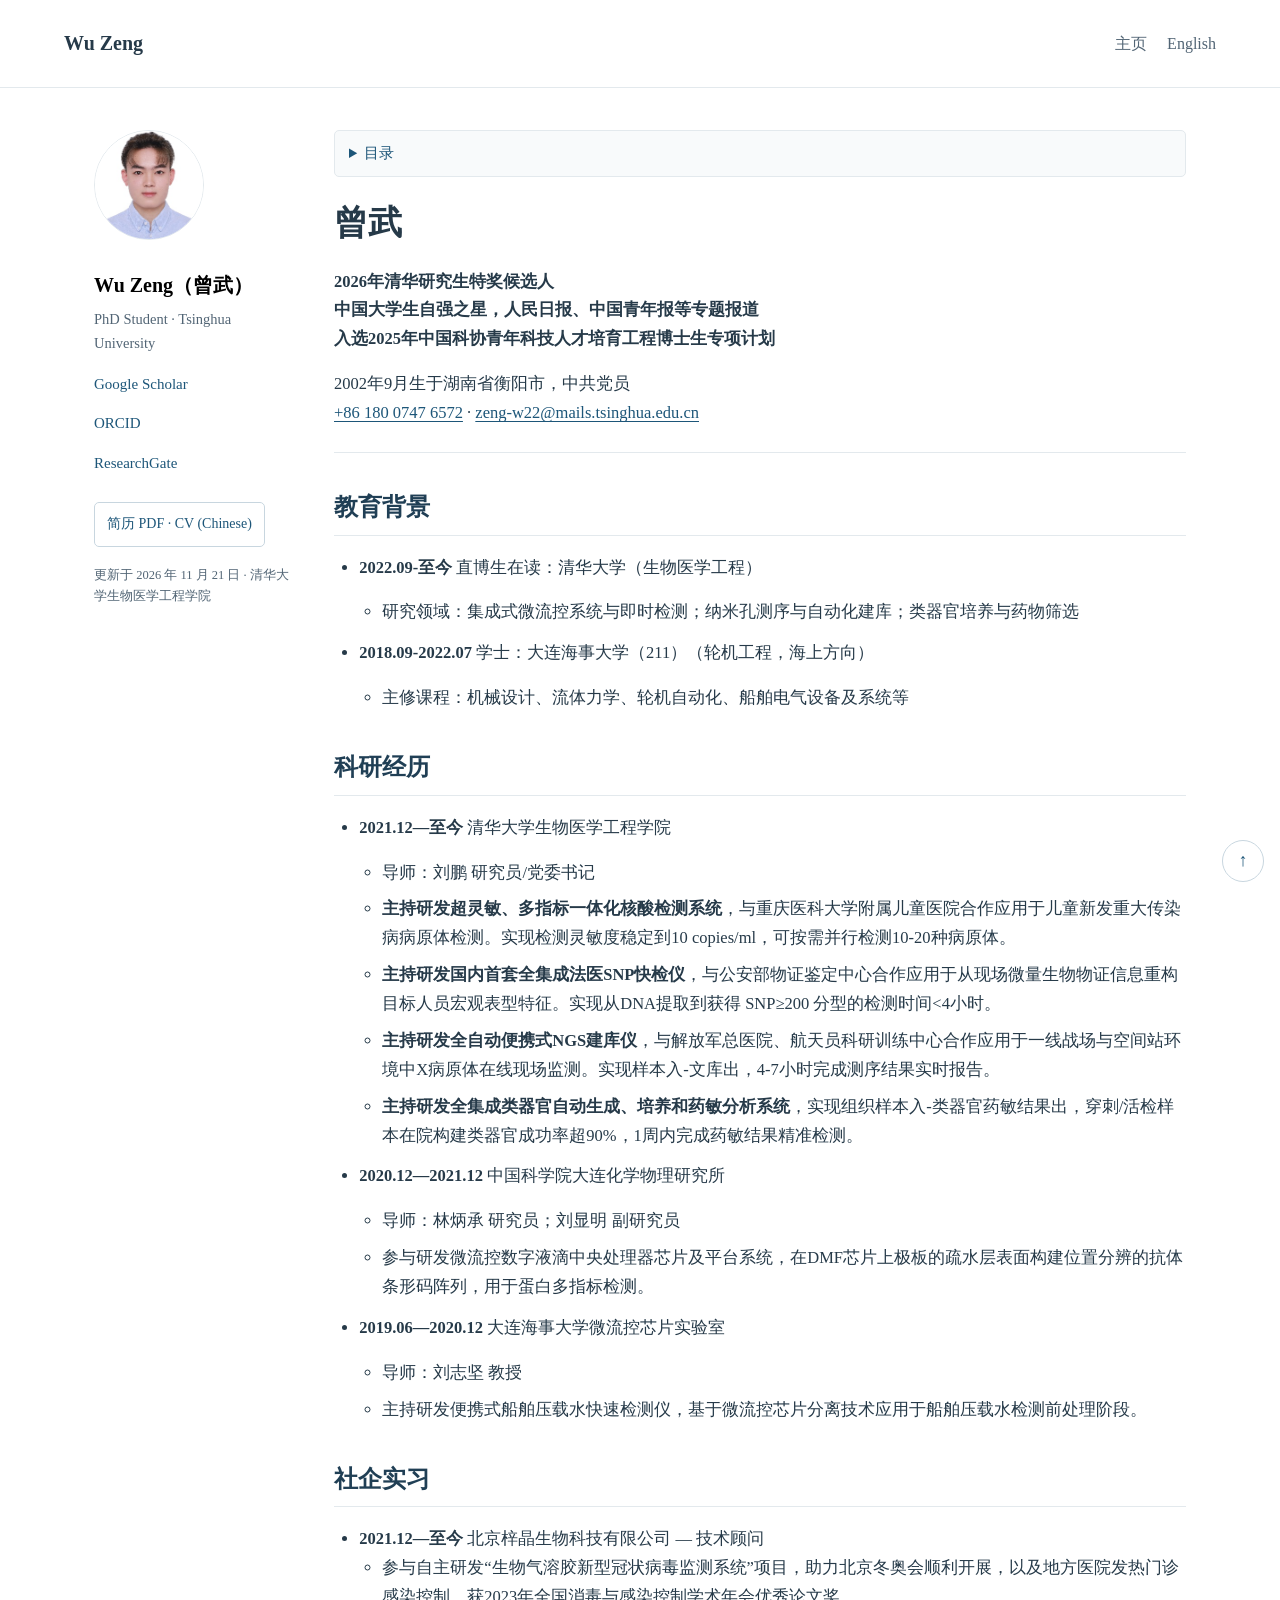
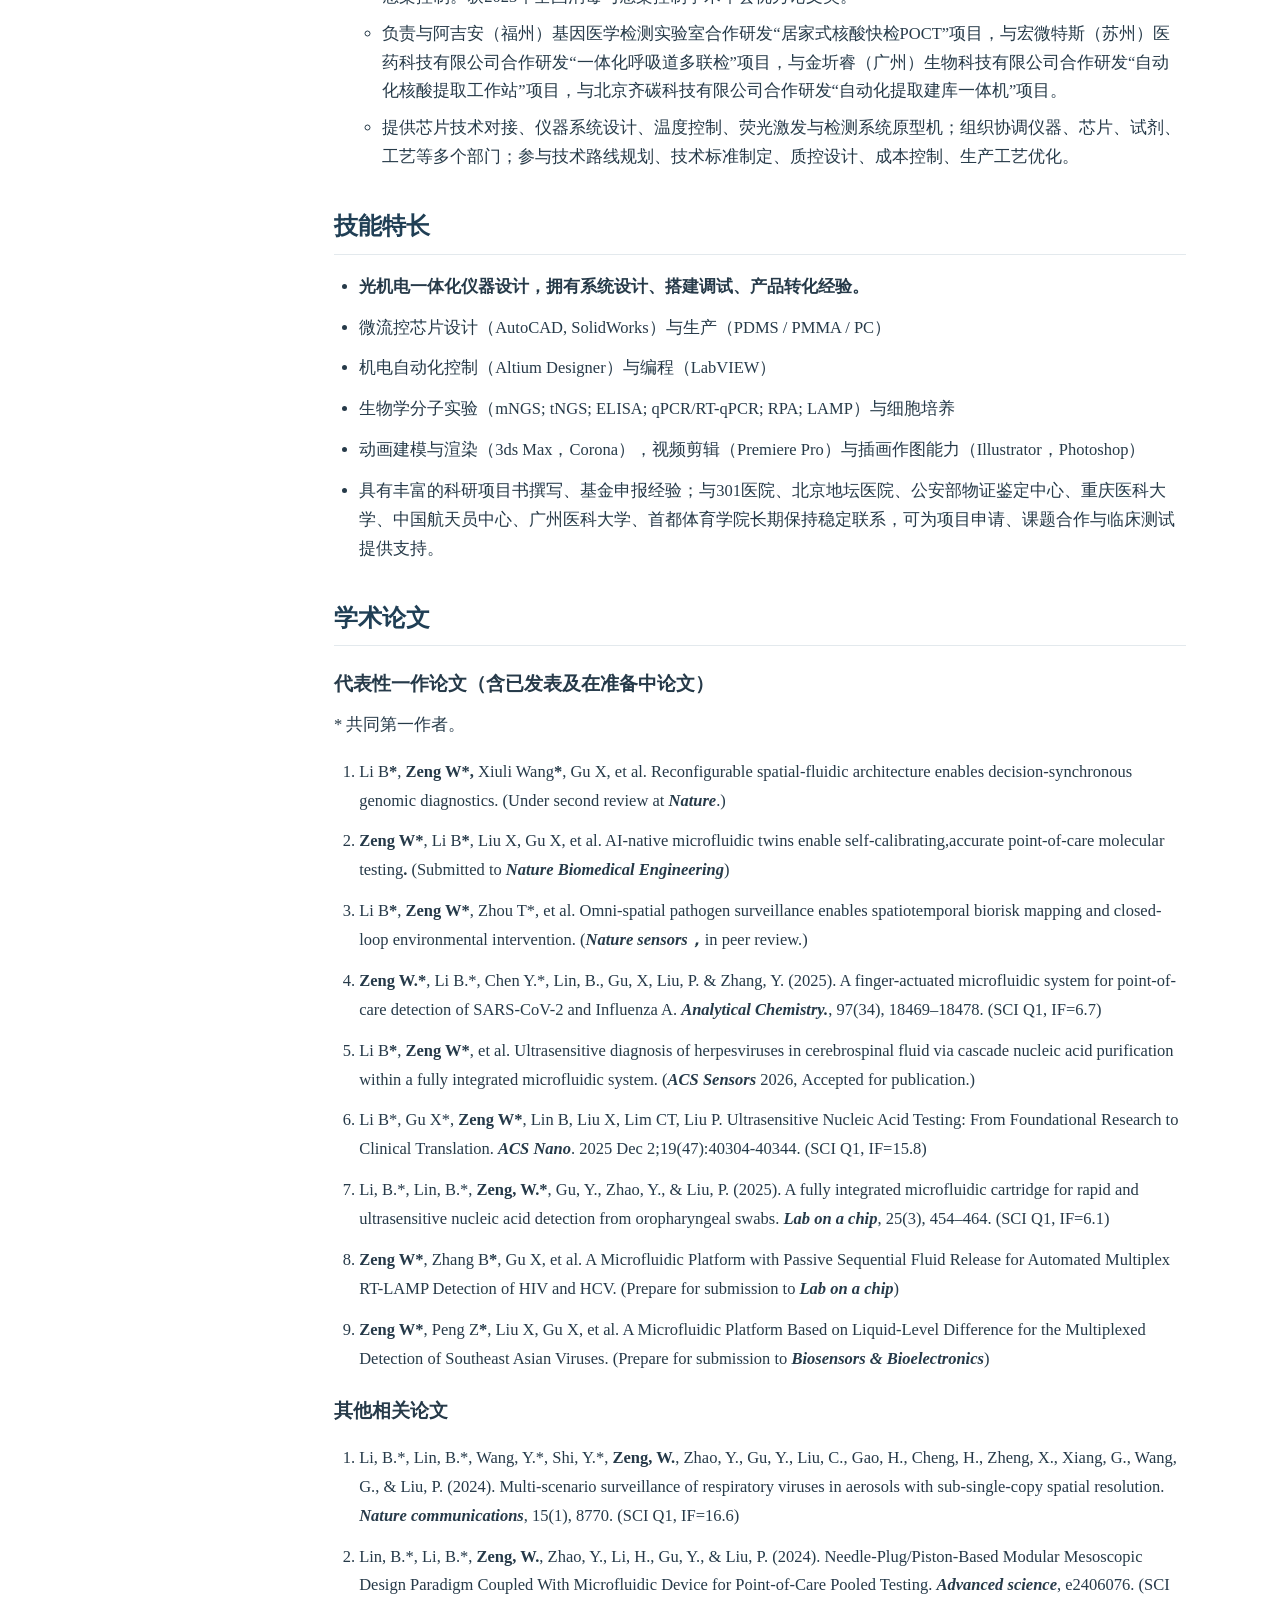
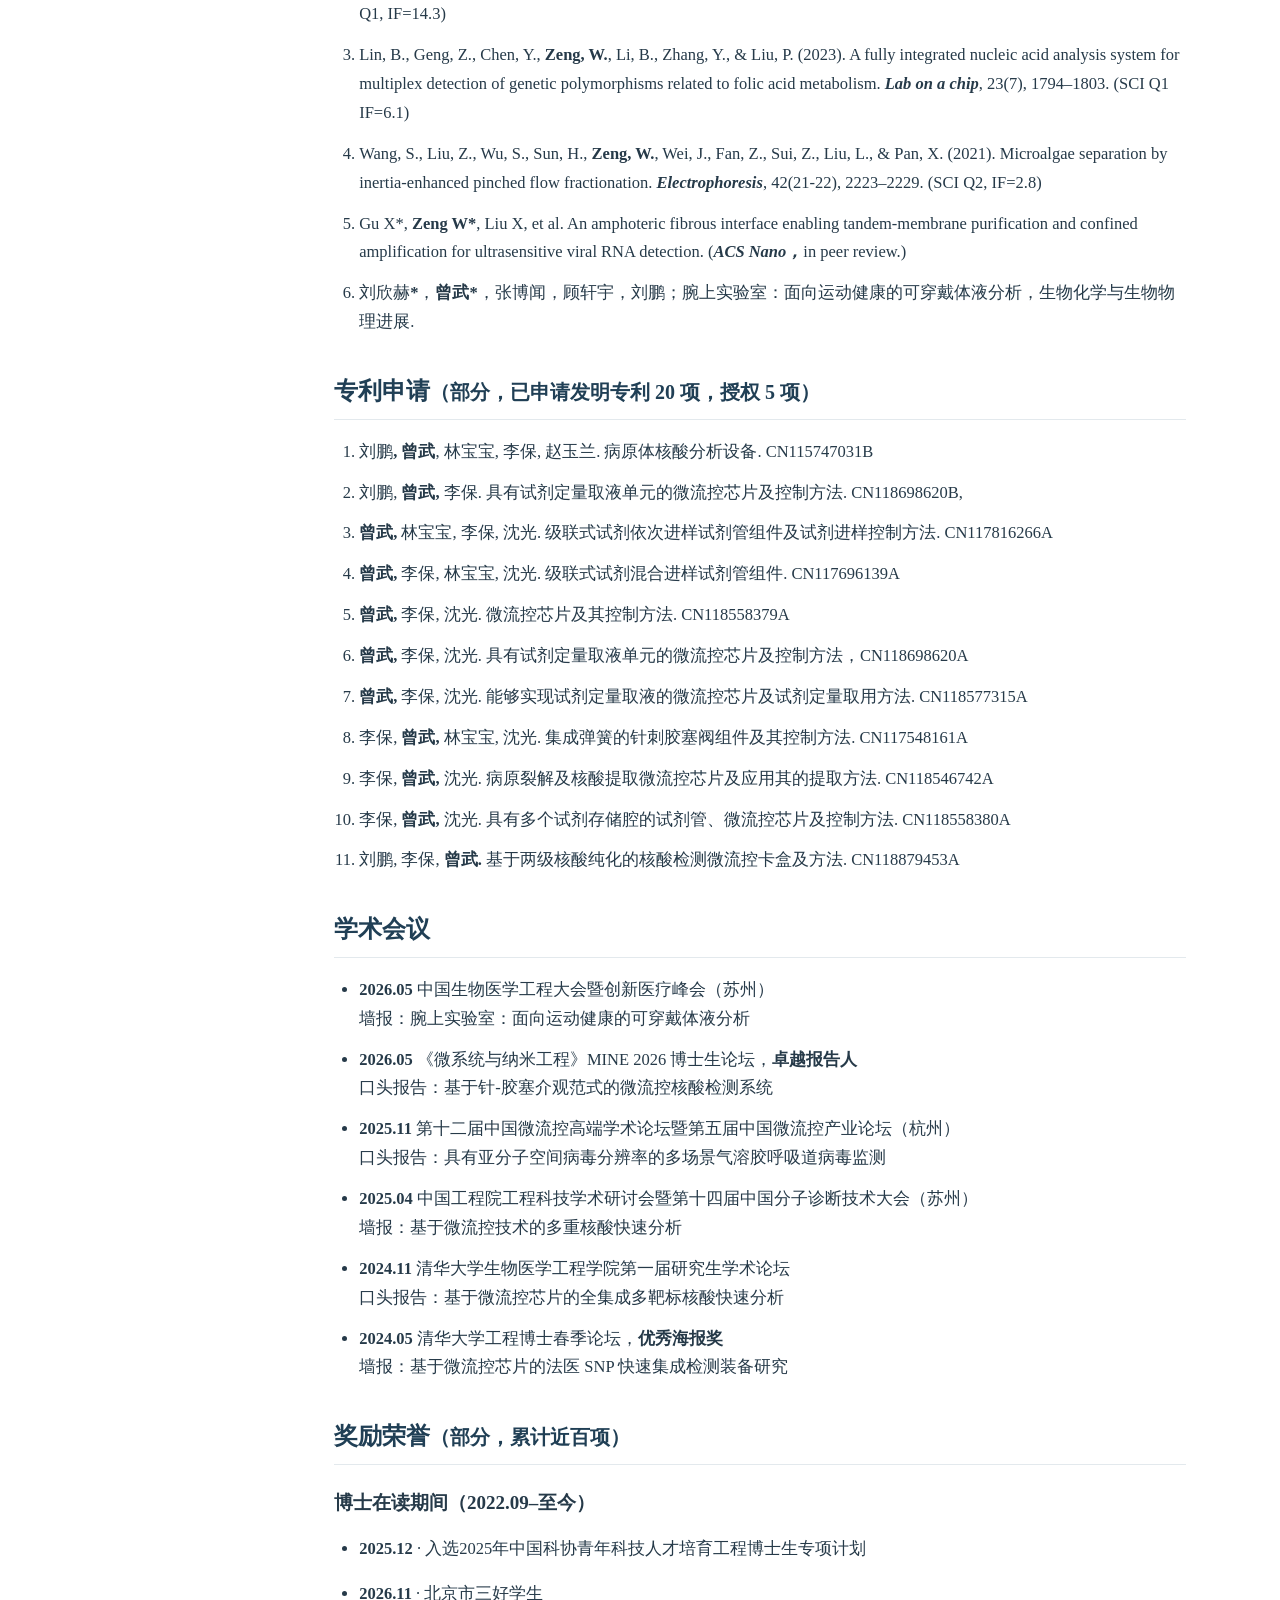
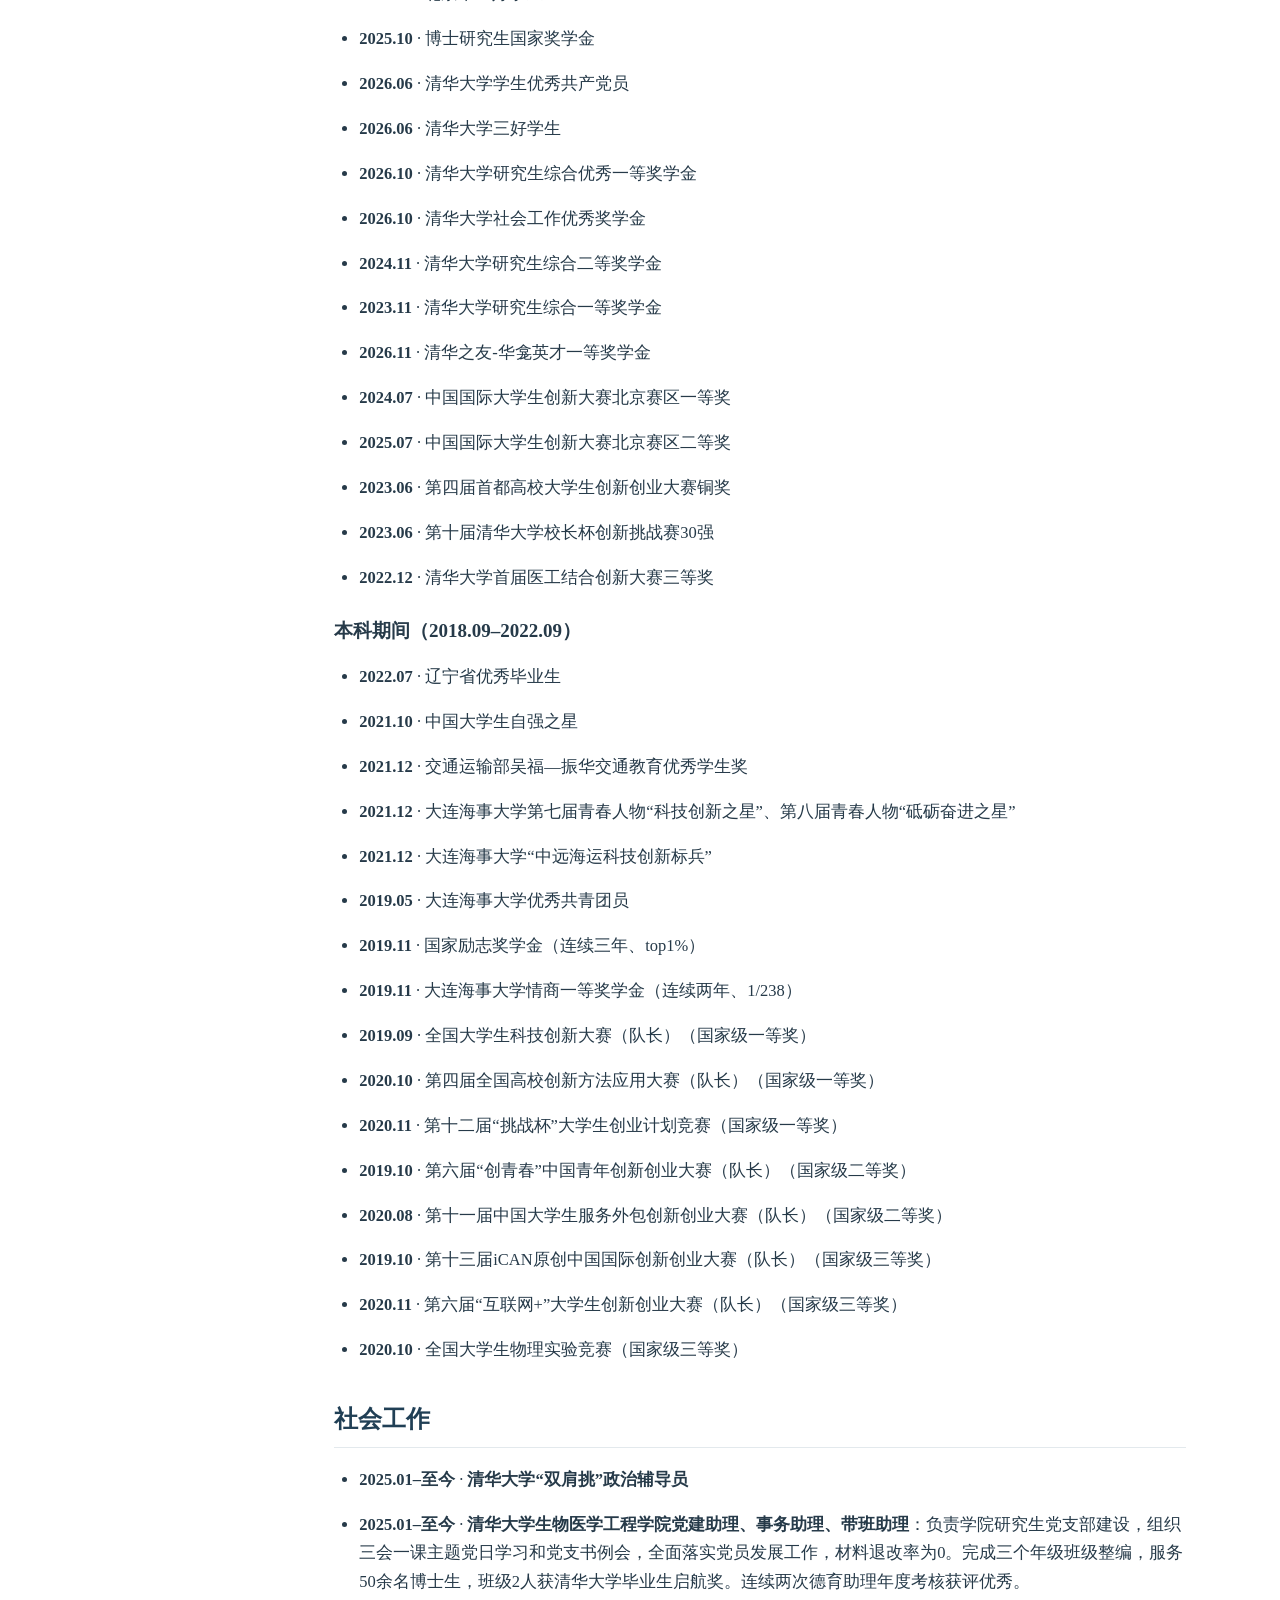
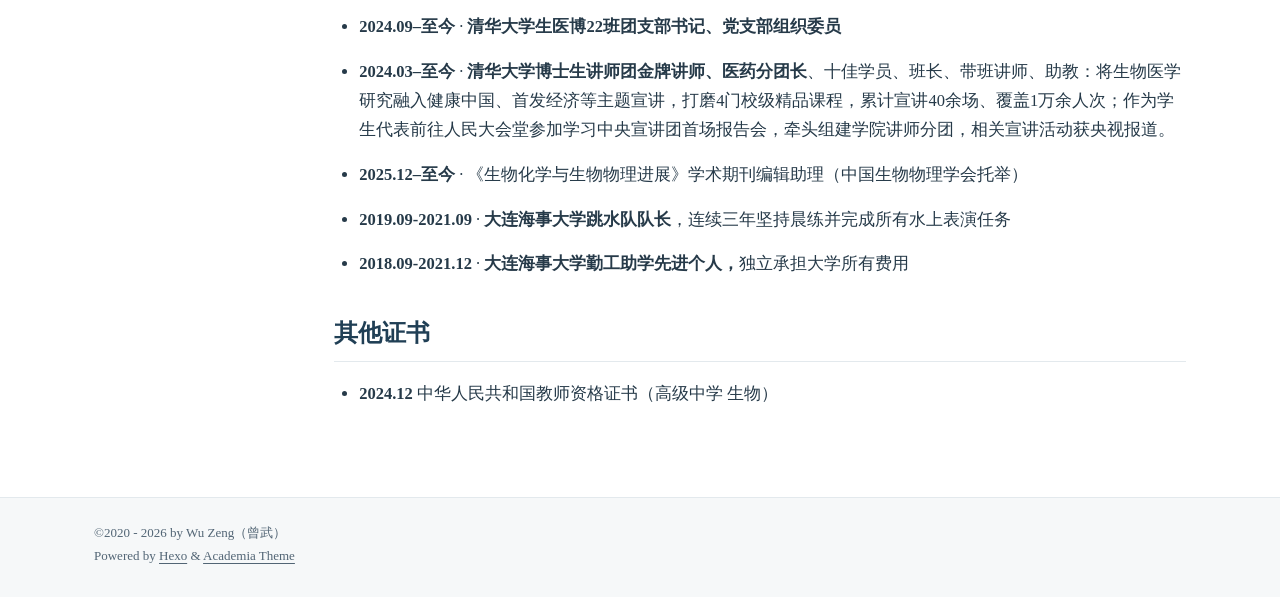
<file: index.html>
<!DOCTYPE html><html lang="zh-CN"><head><meta charset="UTF-8"><meta http-equiv="X-UA-Compatible" content="IE=edge"><meta name="viewport" content="width=device-width, initial-scale=1"><title>曾武 Wu Zeng | 清华大学</title><meta name="author" content="Wu Zeng（曾武）"><meta name="description" content="曾武，清华大学生物医学工程直博生。研究领域包括集成式微流控系统、即时检测、纳米孔测序与自动化建库、类器官培养与药物筛选。"><meta name="theme-color" content="#233e55"><meta name="referrer" content="strict-origin-when-cross-origin"><link rel="canonical" href="https://zengwu.cc/"><link rel="alternate" hreflang="zh-CN" href="https://zengwu.cc/"><link rel="alternate" hreflang="en" href="https://zengwu.cc/About/"><meta property="og:type" content="profile"><meta property="og:title" content="曾武 Wu Zeng | 清华大学"><meta property="og:description" content="曾武，清华大学生物医学工程直博生。研究领域包括集成式微流控系统、即时检测、纳米孔测序与自动化建库、类器官培养与药物筛选。"><meta property="og:url" content="https://zengwu.cc/"><meta property="og:image" content="https://zengwu.cc/img/profile.png"><meta property="og:locale" content="zh_CN"><link rel="shortcut icon" href="/img/favicon.png"><link rel="stylesheet" href="/css/index.css"><link rel="stylesheet" href="/css/academic.css"></head><body id="top"><a class="skip-link" href="#main-content">跳至正文</a><header id="page_header"><div class="header_wrap"><div id="blog_name"><a class="blog_title" id="site-name" href="/">Wu Zeng</a></div><ul class="menus_items"><li class="menus_item"><a class="site-page" href="/"> 主页</a></li><li class="menus_item"><a class="site-page" href="/About/"> English</a></li></ul></div></header><main id="page_main"><div class="side-card sticky"><div class="card-wrap" itemscope itemtype="https://schema.org/Person"><div class="author-avatar"><img class="avatar-img" src="/img/profile.png" alt="曾武 Wu Zeng" width="110" height="110"></div><div class="author-discrip"><h3>Wu Zeng（曾武）</h3><p class="author-bio">PhD Student · Tsinghua University</p></div><div class="author-links"><ul class="social-links"><li><a class="e-social-link" href="https://scholar.google.com/citations?hl=zh-CN&amp;user=HeddSzEAAAAJ" target="_blank" rel="noopener noreferrer">Google Scholar</a></li><li><a class="e-social-link" href="https://orcid.org/0009-0006-3625-1698" target="_blank" rel="noopener noreferrer">ORCID</a></li><li><a class="e-social-link" href="https://www.researchgate.net/profile/Wu-Zeng-8?ev=hdr_xprf" target="_blank" rel="noopener noreferrer">ResearchGate</a></li></ul></div><a class="cv-links" href="/attaches/CV.pdf?v=8d23fd2a8f31" target="_blank" rel="noopener">简历 PDF · CV (Chinese)</a><p class="profile-updated">更新于 2026 年 11 月 21 日 · 清华大学生物医学工程学院</p></div></div><div class="page" id="main-content" itemscope itemtype="https://schema.org/CreativeWork"><details class="page-toc"><summary>目录</summary><nav aria-label="页面目录"><ol class="toc"><li class="toc-item toc-level-1"><a class="toc-link" href="#%E6%9B%BE%E6%AD%A6"><span class="toc-text">曾武</span></a><ol class="toc-child"><li class="toc-item toc-level-2"><a class="toc-link" href="#%E6%95%99%E8%82%B2%E8%83%8C%E6%99%AF"><span class="toc-text">教育背景</span></a></li><li class="toc-item toc-level-2"><a class="toc-link" href="#%E7%A7%91%E7%A0%94%E7%BB%8F%E5%8E%86"><span class="toc-text">科研经历</span></a></li><li class="toc-item toc-level-2"><a class="toc-link" href="#%E7%A4%BE%E4%BC%81%E5%AE%9E%E4%B9%A0"><span class="toc-text">社企实习</span></a></li><li class="toc-item toc-level-2"><a class="toc-link" href="#%E6%8A%80%E8%83%BD%E7%89%B9%E9%95%BF"><span class="toc-text">技能特长</span></a></li><li class="toc-item toc-level-2"><a class="toc-link" href="#%E5%AD%A6%E6%9C%AF%E8%AE%BA%E6%96%87"><span class="toc-text">学术论文</span></a></li><li class="toc-item toc-level-2"><a class="toc-link" href="#%E4%B8%93%E5%88%A9%E7%94%B3%E8%AF%B7"><span class="toc-text">专利申请（部分，已申请发明专利 20 项，授权 5 项）</span></a></li><li class="toc-item toc-level-2"><a class="toc-link" href="#%E5%AD%A6%E6%9C%AF%E4%BC%9A%E8%AE%AE"><span class="toc-text">学术会议</span></a></li><li class="toc-item toc-level-2"><a class="toc-link" href="#%E5%A5%96%E5%8A%B1%E8%8D%A3%E8%AA%89"><span class="toc-text">奖励荣誉（部分，累计近百项）</span></a></li><li class="toc-item toc-level-2"><a class="toc-link" href="#%E7%A4%BE%E4%BC%9A%E5%B7%A5%E4%BD%9C"><span class="toc-text">社会工作</span></a></li><li class="toc-item toc-level-2"><a class="toc-link" href="#%E5%85%B6%E4%BB%96%E8%AF%81%E4%B9%A6"><span class="toc-text">其他证书</span></a></li></ol></li></ol></nav></details><article><h1 id="曾武"><a href="#曾武" class="headerlink" title="曾武"></a>曾武</h1><p><strong>2026年清华研究生特奖候选人</strong><br><strong>中国大学生自强之星，人民日报、中国青年报等专题报道</strong><br><strong>入选2025年中国科协青年科技人才培育工程博士生专项计划</strong></p>
<p>2002年9月生于湖南省衡阳市，中共党员<br><a href="tel:+8618007476572">+86 180 0747 6572</a> · <a href="mailto:&#122;&#x65;&#x6e;&#103;&#45;&#119;&#x32;&#x32;&#x40;&#x6d;&#x61;&#105;&#108;&#115;&#46;&#116;&#x73;&#105;&#x6e;&#103;&#104;&#x75;&#x61;&#46;&#101;&#x64;&#x75;&#x2e;&#x63;&#110;">zeng-w22@mails.tsinghua.edu.cn</a></p>
<hr>
<h2 id="教育背景"><a href="#教育背景" class="headerlink" title="教育背景"></a>教育背景</h2><ul>
<li><p><strong>2022.09-至今</strong>  直博生在读：清华大学（生物医学工程）  </p>
<ul>
<li>研究领域：集成式微流控系统与即时检测；纳米孔测序与自动化建库；类器官培养与药物筛选</li>
</ul>
</li>
<li><p><strong>2018.09-2022.07</strong>  学士：大连海事大学（211）（轮机工程，海上方向）  </p>
<ul>
<li>主修课程：机械设计、流体力学、轮机自动化、船舶电气设备及系统等</li>
</ul>
</li>
</ul>
<h2 id="科研经历"><a href="#科研经历" class="headerlink" title="科研经历"></a>科研经历</h2><ul>
<li><p><strong>2021.12—至今</strong>  清华大学生物医学工程学院  </p>
<ul>
<li>导师：刘鹏 研究员&#x2F;党委书记</li>
<li><strong>主持研发超灵敏、多指标一体化核酸检测系统</strong>，与重庆医科大学附属儿童医院合作应用于儿童新发重大传染病病原体检测。实现检测灵敏度稳定到10 copies&#x2F;ml，可按需并行检测10-20种病原体。</li>
<li><strong>主持研发国内首套全集成法医SNP快检仪</strong>，与公安部物证鉴定中心合作应用于从现场微量生物物证信息重构目标人员宏观表型特征。实现从DNA提取到获得 SNP≥200 分型的检测时间&lt;4小时。</li>
<li><strong>主持研发全自动便携式NGS建库仪</strong>，与解放军总医院、航天员科研训练中心合作应用于一线战场与空间站环境中X病原体在线现场监测。实现样本入-文库出，4-7小时完成测序结果实时报告。</li>
<li><strong>主持研发全集成类器官自动生成、培养和药敏分析系统</strong>，实现组织样本入-类器官药敏结果出，穿刺&#x2F;活检样本在院构建类器官成功率超90%，1周内完成药敏结果精准检测。</li>
</ul>
</li>
<li><p><strong>2020.12—2021.12</strong>  中国科学院大连化学物理研究所  </p>
<ul>
<li>导师：林炳承 研究员；刘显明 副研究员</li>
<li>参与研发微流控数字液滴中央处理器芯片及平台系统，在DMF芯片上极板的疏水层表面构建位置分辨的抗体条形码阵列，用于蛋白多指标检测。</li>
</ul>
</li>
<li><p><strong>2019.06—2020.12</strong>  大连海事大学微流控芯片实验室  </p>
<ul>
<li>导师：刘志坚 教授</li>
<li>主持研发便携式船舶压载水快速检测仪，基于微流控芯片分离技术应用于船舶压载水检测前处理阶段。</li>
</ul>
</li>
</ul>
<h2 id="社企实习"><a href="#社企实习" class="headerlink" title="社企实习"></a>社企实习</h2><ul>
<li><strong>2021.12—至今</strong>  北京梓晶生物科技有限公司 — 技术顾问<ul>
<li>参与自主研发“生物气溶胶新型冠状病毒监测系统”项目，助力北京冬奥会顺利开展，以及地方医院发热门诊感染控制。获2023年全国消毒与感染控制学术年会优秀论文奖。</li>
<li>负责与阿吉安（福州）基因医学检测实验室合作研发“居家式核酸快检POCT”项目，与宏微特斯（苏州）医药科技有限公司合作研发“一体化呼吸道多联检”项目，与金圻睿（广州）生物科技有限公司合作研发“自动化核酸提取工作站”项目，与北京齐碳科技有限公司合作研发“自动化提取建库一体机”项目。</li>
<li>提供芯片技术对接、仪器系统设计、温度控制、荧光激发与检测系统原型机；组织协调仪器、芯片、试剂、工艺等多个部门；参与技术路线规划、技术标准制定、质控设计、成本控制、生产工艺优化。</li>
</ul>
</li>
</ul>
<h2 id="技能特长"><a href="#技能特长" class="headerlink" title="技能特长"></a>技能特长</h2><ul>
<li><strong>光机电一体化仪器设计，拥有系统设计、搭建调试、产品转化经验。</strong></li>
<li>微流控芯片设计（AutoCAD, SolidWorks）与生产（PDMS &#x2F; PMMA &#x2F; PC）</li>
<li>机电自动化控制（Altium Designer）与编程（LabVIEW）</li>
<li>生物学分子实验（mNGS; tNGS; ELISA; qPCR&#x2F;RT-qPCR; RPA; LAMP）与细胞培养</li>
<li>动画建模与渲染（3ds Max，Corona），视频剪辑（Premiere Pro）与插画作图能力（Illustrator，Photoshop）</li>
<li>具有丰富的科研项目书撰写、基金申报经验；与301医院、北京地坛医院、公安部物证鉴定中心、重庆医科大学、中国航天员中心、广州医科大学、首都体育学院长期保持稳定联系，可为项目申请、课题合作与临床测试提供支持。</li>
</ul>
<h2 id="学术论文"><a href="#学术论文" class="headerlink" title="学术论文"></a>学术论文</h2><h3 id="代表性一作论文（含已发表及在准备中论文）"><a href="#代表性一作论文（含已发表及在准备中论文）" class="headerlink" title="代表性一作论文（含已发表及在准备中论文）"></a>代表性一作论文（含已发表及在准备中论文）</h3><p>&#42; 共同第一作者。</p>
<ol>
<li>Li B<strong>&#42;</strong>, <strong>Zeng W</strong><strong>&#42;</strong><strong>,</strong> Xiuli Wang<strong>&#42;</strong>, Gu X, et al. Reconfigurable spatial-fluidic architecture enables decision-synchronous genomic diagnostics. (Under second review at <strong><em>Nature</em></strong>.)</li>
<li><strong>Zeng W</strong><strong>&#42;</strong>, Li B<strong>&#42;</strong>, Liu X, Gu X, et al. AI-native microfluidic twins enable self-calibrating,accurate point-of-care molecular testing<strong>.</strong> (Submitted to<strong> </strong><strong><em>Nature Biomedical Engineering</em></strong>)</li>
<li>Li B<strong>&#42;</strong>, <strong>Zeng W</strong><strong>&#42;</strong>, Zhou T&#42;, et al. Omni-spatial pathogen surveillance enables spatiotemporal biorisk mapping and closed-loop environmental intervention. (<strong><em>Nature sensors，</em></strong>in peer review.)</li>
<li><strong>Zeng W</strong><strong>.</strong><strong>&#42;</strong>, Li B.&#42;, Chen Y.&#42;, Lin, B., Gu, X, Liu, P. &amp; Zhang, Y. (2025). A finger-actuated microfluidic system for point-of-care detection of SARS-CoV-2 and Influenza A. <strong><em>Analytical Chemistry</em></strong><strong><em>.</em></strong>, 97(34), 18469–18478. (SCI Q1, IF&#x3D;6.7)</li>
<li>Li B<strong>&#42;</strong>, <strong>Zeng W</strong><strong>&#42;</strong>, et al. Ultrasensitive diagnosis of herpesviruses in cerebrospinal fluid via cascade nucleic acid purification within a fully integrated microfluidic system. (<strong><em>ACS Sensors</em></strong><strong> </strong>2026,<strong> </strong>Accepted for publication.)</li>
<li>Li B&#42;, Gu X&#42;, <strong>Zeng W</strong><strong>&#42;</strong>, Lin B, Liu X, Lim CT, Liu P. Ultrasensitive Nucleic Acid Testing: From Foundational Research to Clinical Translation. <strong><em>ACS Nano</em></strong>. 2025 Dec 2;19(47):40304-40344. (SCI Q1, IF&#x3D;15.8)</li>
<li>Li, B.&#42;, Lin, B.&#42;, <strong>Zeng, W.&#42;</strong>, Gu, Y., Zhao, Y., &amp; Liu, P. (2025). A fully integrated microfluidic cartridge for rapid and ultrasensitive nucleic acid detection from oropharyngeal swabs.<strong><em> Lab on a chip</em></strong>, 25(3), 454–464. (SCI Q1, IF&#x3D;6.1)</li>
<li><strong>Zeng W</strong><strong>&#42;</strong>, Zhang B<strong>&#42;</strong>, Gu X, et al. A Microfluidic Platform with Passive Sequential Fluid Release for Automated Multiplex RT-LAMP Detection of HIV and HCV. (Prepare for submission to <strong><em>Lab on a chip</em></strong>)</li>
<li><strong>Zeng W</strong><strong>&#42;</strong>, Peng Z<strong>&#42;</strong>, Liu X, Gu X, et al. A Microfluidic Platform Based on Liquid-Level Difference for the Multiplexed Detection of Southeast Asian Viruses. (Prepare for submission to <strong><em>Biosensors &amp; Bioelectronics</em></strong>)</li>
</ol>
<h3 id="其他相关论文"><a href="#其他相关论文" class="headerlink" title="其他相关论文"></a>其他相关论文</h3><ol>
<li>Li, B.&#42;, Lin, B.&#42;, Wang, Y.&#42;, Shi, Y.&#42;, <strong>Zeng, W.</strong>, Zhao, Y., Gu, Y., Liu, C., Gao, H., Cheng, H., Zheng, X., Xiang, G., Wang, G., &amp; Liu, P. (2024). Multi-scenario surveillance of respiratory viruses in aerosols with sub-single-copy spatial resolution. <strong><em>Nature communications</em></strong>, 15(1), 8770. (SCI Q1, IF&#x3D;16.6)</li>
<li>Lin, B.&#42;, Li, B.&#42;, <strong>Zeng, W.</strong>, Zhao, Y., Li, H., Gu, Y., &amp; Liu, P. (2024). Needle-Plug&#x2F;Piston-Based Modular Mesoscopic Design Paradigm Coupled With Microfluidic Device for Point-of-Care Pooled Testing. <strong><em>Advanced science</em></strong>, e2406076. (SCI Q1, IF&#x3D;14.3)</li>
<li>Lin, B., Geng, Z., Chen, Y., <strong>Zeng, W.</strong>, Li, B., Zhang, Y., &amp; Liu, P. (2023). A fully integrated nucleic acid analysis system for multiplex detection of genetic polymorphisms related to folic acid metabolism. <strong><em>Lab on a chip</em></strong>, 23(7), 1794–1803. (SCI Q1 IF&#x3D;6.1)</li>
<li>Wang, S., Liu, Z., Wu, S., Sun, H., <strong>Zeng, W.</strong>, Wei, J., Fan, Z., Sui, Z., Liu, L., &amp; Pan, X. (2021). Microalgae separation by inertia-enhanced pinched flow fractionation. <strong><em>Electrophoresis</em></strong>, 42(21-22), 2223–2229. (SCI Q2, IF&#x3D;2.8)</li>
<li>Gu X&#42;, <strong>Zeng W</strong><strong>&#42;</strong>, Liu X, et al. An amphoteric fibrous interface enabling tandem-membrane purification and confined amplification for ultrasensitive viral RNA detection. (<strong><em>ACS Nano</em></strong><strong><em>，</em></strong>in peer review.)</li>
<li>刘欣赫<strong>&#42;</strong>，<strong>曾武</strong><strong>&#42;</strong>，张博闻，顾轩宇，刘鹏；腕上实验室：面向运动健康的可穿戴体液分析，生物化学与生物物理进展.</li>
</ol>
<h2 id="专利申请"><a href="#专利申请" class="headerlink" title="专利申请"></a>专利申请<small>（部分，已申请发明专利 20 项，授权 5 项）</small></h2>

<ol>
<li>刘鹏<strong>, 曾武</strong>, 林宝宝, 李保, 赵玉兰. 病原体核酸分析设备. CN115747031B</li>
<li>刘鹏, <strong>曾武,</strong> 李保. 具有试剂定量取液单元的微流控芯片及控制方法. CN118698620B,</li>
<li><strong>曾武, </strong>林宝宝, 李保, 沈光. 级联式试剂依次进样试剂管组件及试剂进样控制方法. CN117816266A</li>
<li><strong>曾武, </strong>李保, 林宝宝, 沈光. 级联式试剂混合进样试剂管组件. CN117696139A</li>
<li><strong>曾武, </strong>李保, 沈光. 微流控芯片及其控制方法. CN118558379A</li>
<li><strong>曾武, </strong>李保, 沈光. 具有试剂定量取液单元的微流控芯片及控制方法，CN118698620A</li>
<li><strong>曾武, </strong>李保, 沈光. 能够实现试剂定量取液的微流控芯片及试剂定量取用方法. CN118577315A</li>
<li>李保, <strong>曾武, </strong>林宝宝, 沈光. 集成弹簧的针刺胶塞阀组件及其控制方法. CN117548161A</li>
<li>李保, <strong>曾武,</strong> 沈光. 病原裂解及核酸提取微流控芯片及应用其的提取方法. CN118546742A</li>
<li>李保, <strong>曾武,</strong> 沈光. 具有多个试剂存储腔的试剂管、微流控芯片及控制方法. CN118558380A</li>
<li>刘鹏, 李保, <strong>曾武.</strong> 基于两级核酸纯化的核酸检测微流控卡盒及方法. CN118879453A</li>
</ol>
<h2 id="学术会议"><a href="#学术会议" class="headerlink" title="学术会议"></a>学术会议</h2><ul>
<li><strong>2026.05</strong> 中国生物医学工程大会暨创新医疗峰会（苏州）<br>墙报：腕上实验室：面向运动健康的可穿戴体液分析</li>
<li><strong>2026.05</strong> 《微系统与纳米工程》MINE 2026 博士生论坛，<strong>卓越报告人</strong><br>口头报告：基于针-胶塞介观范式的微流控核酸检测系统</li>
<li><strong>2025.11</strong> 第十二届中国微流控高端学术论坛暨第五届中国微流控产业论坛（杭州）<br>口头报告：具有亚分子空间病毒分辨率的多场景气溶胶呼吸道病毒监测</li>
<li><strong>2025.04</strong> 中国工程院工程科技学术研讨会暨第十四届中国分子诊断技术大会（苏州）<br>墙报：基于微流控技术的多重核酸快速分析</li>
<li><strong>2024.11</strong> 清华大学生物医学工程学院第一届研究生学术论坛<br>口头报告：基于微流控芯片的全集成多靶标核酸快速分析</li>
<li><strong>2024.05</strong> 清华大学工程博士春季论坛，<strong>优秀海报奖</strong><br>墙报：基于微流控芯片的法医 SNP 快速集成检测装备研究</li>
</ul>
<h2 id="奖励荣誉"><a href="#奖励荣誉" class="headerlink" title="奖励荣誉"></a>奖励荣誉<small>（部分，累计近百项）</small></h2>

<h3 id="博士在读期间（2022-09–至今）"><a href="#博士在读期间（2022-09–至今）" class="headerlink" title="博士在读期间（2022.09–至今）"></a>博士在读期间（2022.09–至今）</h3><ul>
<li><p><strong>2025.12</strong> · 入选2025年中国科协青年科技人才培育工程博士生专项计划</p>
</li>
<li><p><strong>2026.11</strong> · 北京市三好学生</p>
</li>
<li><p><strong>2025.10</strong> · 博士研究生国家奖学金</p>
</li>
<li><p><strong>2026.06</strong> · 清华大学学生优秀共产党员</p>
</li>
<li><p><strong>2026.06</strong> · 清华大学三好学生</p>
</li>
<li><p><strong>2026.10</strong> · 清华大学研究生综合优秀一等奖学金</p>
</li>
<li><p><strong>2026.10</strong> · 清华大学社会工作优秀奖学金</p>
</li>
<li><p><strong>2024.11</strong> · 清华大学研究生综合二等奖学金</p>
</li>
<li><p><strong>2023.11</strong> · 清华大学研究生综合一等奖学金</p>
</li>
<li><p><strong>2026.11</strong> · 清华之友-华龛英才一等奖学金</p>
</li>
<li><p><strong>2024.07</strong> · 中国国际大学生创新大赛北京赛区一等奖</p>
</li>
<li><p><strong>2025.07</strong> · 中国国际大学生创新大赛北京赛区二等奖</p>
</li>
<li><p><strong>2023.06</strong> · 第四届首都高校大学生创新创业大赛铜奖</p>
</li>
<li><p><strong>2023.06</strong> · 第十届清华大学校长杯创新挑战赛30强</p>
</li>
<li><p><strong>2022.12</strong> · 清华大学首届医工结合创新大赛三等奖</p>
</li>
</ul>
<h3 id="本科期间（2018-09–2022-09）"><a href="#本科期间（2018-09–2022-09）" class="headerlink" title="本科期间（2018.09–2022.09）"></a>本科期间（2018.09–2022.09）</h3><ul>
<li><p><strong>2022.07</strong> · 辽宁省优秀毕业生</p>
</li>
<li><p><strong>2021.10</strong> · 中国大学生自强之星</p>
</li>
<li><p><strong>2021.12</strong> · 交通运输部吴福—振华交通教育优秀学生奖</p>
</li>
<li><p><strong>2021.12</strong> · 大连海事大学第七届青春人物“科技创新之星”、第八届青春人物“砥砺奋进之星”</p>
</li>
<li><p><strong>2021.12</strong> · 大连海事大学“中远海运科技创新标兵”</p>
</li>
<li><p><strong>2019.05</strong> · 大连海事大学优秀共青团员</p>
</li>
<li><p><strong>2019.11</strong> · 国家励志奖学金（连续三年、top1%）</p>
</li>
<li><p><strong>2019.11</strong> · 大连海事大学情商一等奖学金（连续两年、1&#x2F;238）</p>
</li>
<li><p><strong>2019.09</strong> · 全国大学生科技创新大赛（队长）（国家级一等奖）</p>
</li>
<li><p><strong>2020.10</strong> · 第四届全国高校创新方法应用大赛（队长）（国家级一等奖）</p>
</li>
<li><p><strong>2020.11</strong> · 第十二届“挑战杯”大学生创业计划竞赛（国家级一等奖）</p>
</li>
<li><p><strong>2019.10</strong> · 第六届“创青春”中国青年创新创业大赛（队长）（国家级二等奖）</p>
</li>
<li><p><strong>2020.08</strong> · 第十一届中国大学生服务外包创新创业大赛（队长）（国家级二等奖）</p>
</li>
<li><p><strong>2019.10</strong> · 第十三届iCAN原创中国国际创新创业大赛（队长）（国家级三等奖）</p>
</li>
<li><p><strong>2020.11</strong> · 第六届“互联网+”大学生创新创业大赛（队长）（国家级三等奖）</p>
</li>
<li><p><strong>2020.10</strong> · 全国大学生物理实验竞赛（国家级三等奖）</p>
</li>
</ul>
<h2 id="社会工作"><a href="#社会工作" class="headerlink" title="社会工作"></a>社会工作</h2><ul>
<li><p><strong>2025.01–至今</strong> · <strong>清华大学“双肩挑”政治辅导员</strong></p>
</li>
<li><p><strong>2025.01–至今</strong> · <strong>清华大学生物医学工程学院党建助理、事务助理、带班助理</strong>：负责学院研究生党支部建设，组织三会一课主题党日学习和党支书例会，全面落实党员发展工作，材料退改率为0。完成三个年级班级整编，服务50余名博士生，班级2人获清华大学毕业生启航奖。连续两次德育助理年度考核获评优秀。</p>
</li>
<li><p><strong>2024.09–至今</strong> · <strong>清华大学生医博22班团支部书记、党支部组织委员</strong></p>
</li>
<li><p><strong>2024.03–至今</strong> · <strong>清华大学博士生讲师团金牌讲师、医药分团长</strong>、十佳学员、班长、带班讲师、助教：将生物医学研究融入健康中国、首发经济等主题宣讲，打磨4门校级精品课程，累计宣讲40余场、覆盖1万余人次；作为学生代表前往人民大会堂参加学习中央宣讲团首场报告会，牵头组建学院讲师分团，相关宣讲活动获央视报道。</p>
</li>
<li><p><strong>2025.12–至今</strong> · 《生物化学与生物物理进展》学术期刊编辑助理（中国生物物理学会托举）</p>
</li>
<li><p><strong>2019.09-2021.09</strong> · <strong>大连海事大学跳水队队长</strong>，连续三年坚持晨练并完成所有水上表演任务</p>
</li>
<li><p><strong>2018.09-2021.12</strong> · <strong>大连海事大学勤工助学先进个人，</strong>独立承担大学所有费用</p>
</li>
</ul>
<h2 id="其他证书"><a href="#其他证书" class="headerlink" title="其他证书"></a>其他证书</h2><ul>
<li><strong>2024.12</strong> 中华人民共和国教师资格证书（高级中学 生物）</li>
</ul>
</article></div></main><a class="back-to-top" href="#top" aria-label="回到顶部">↑</a><footer id="page_footer"><div class="footer_wrap"><div class="copyright">&copy;2020 - 2026 by Wu Zeng（曾武）</div><div class="theme-info">Powered by <a target="_blank" href="https://hexo.io" rel="nofollow noopener">Hexo</a> & <a target="_blank" href="https://github.com/PhosphorW/hexo-theme-academia" rel="nofollow noopener">Academia Theme</a></div></div></footer></body></html>
</file>
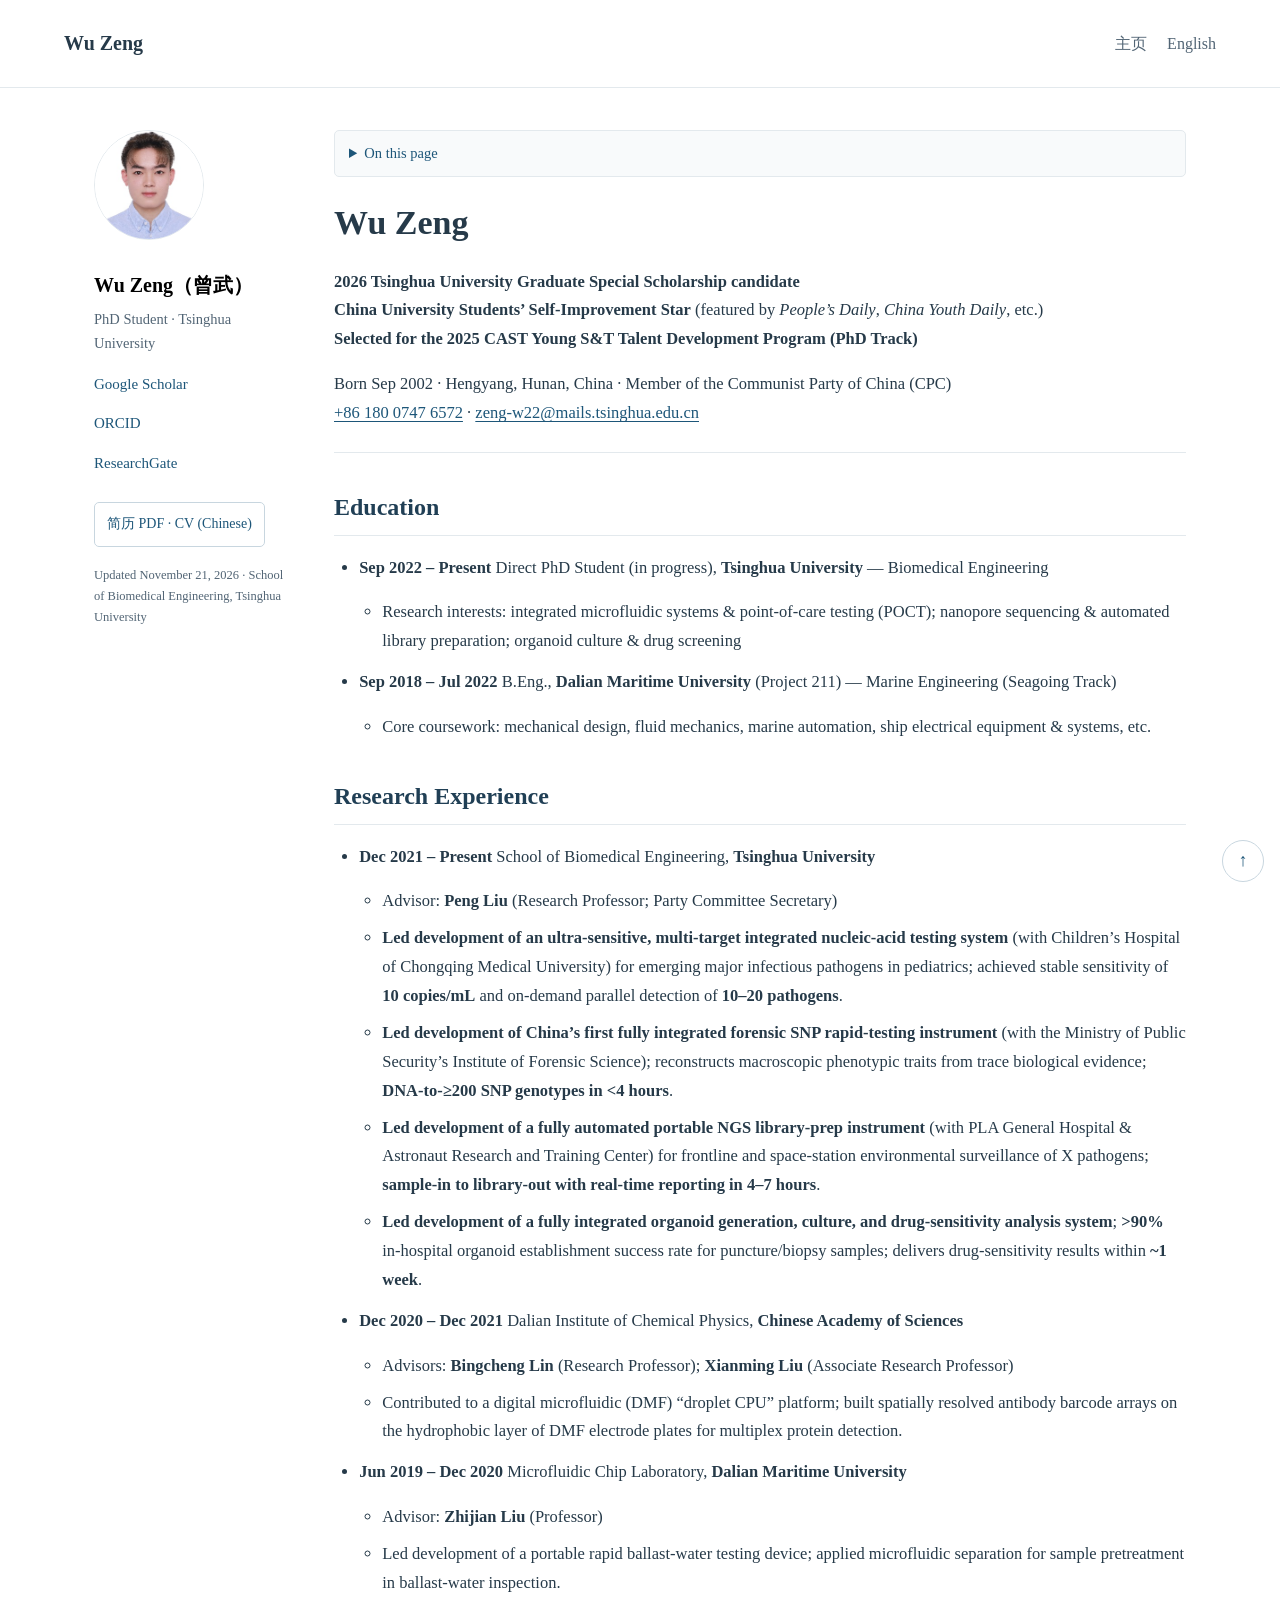
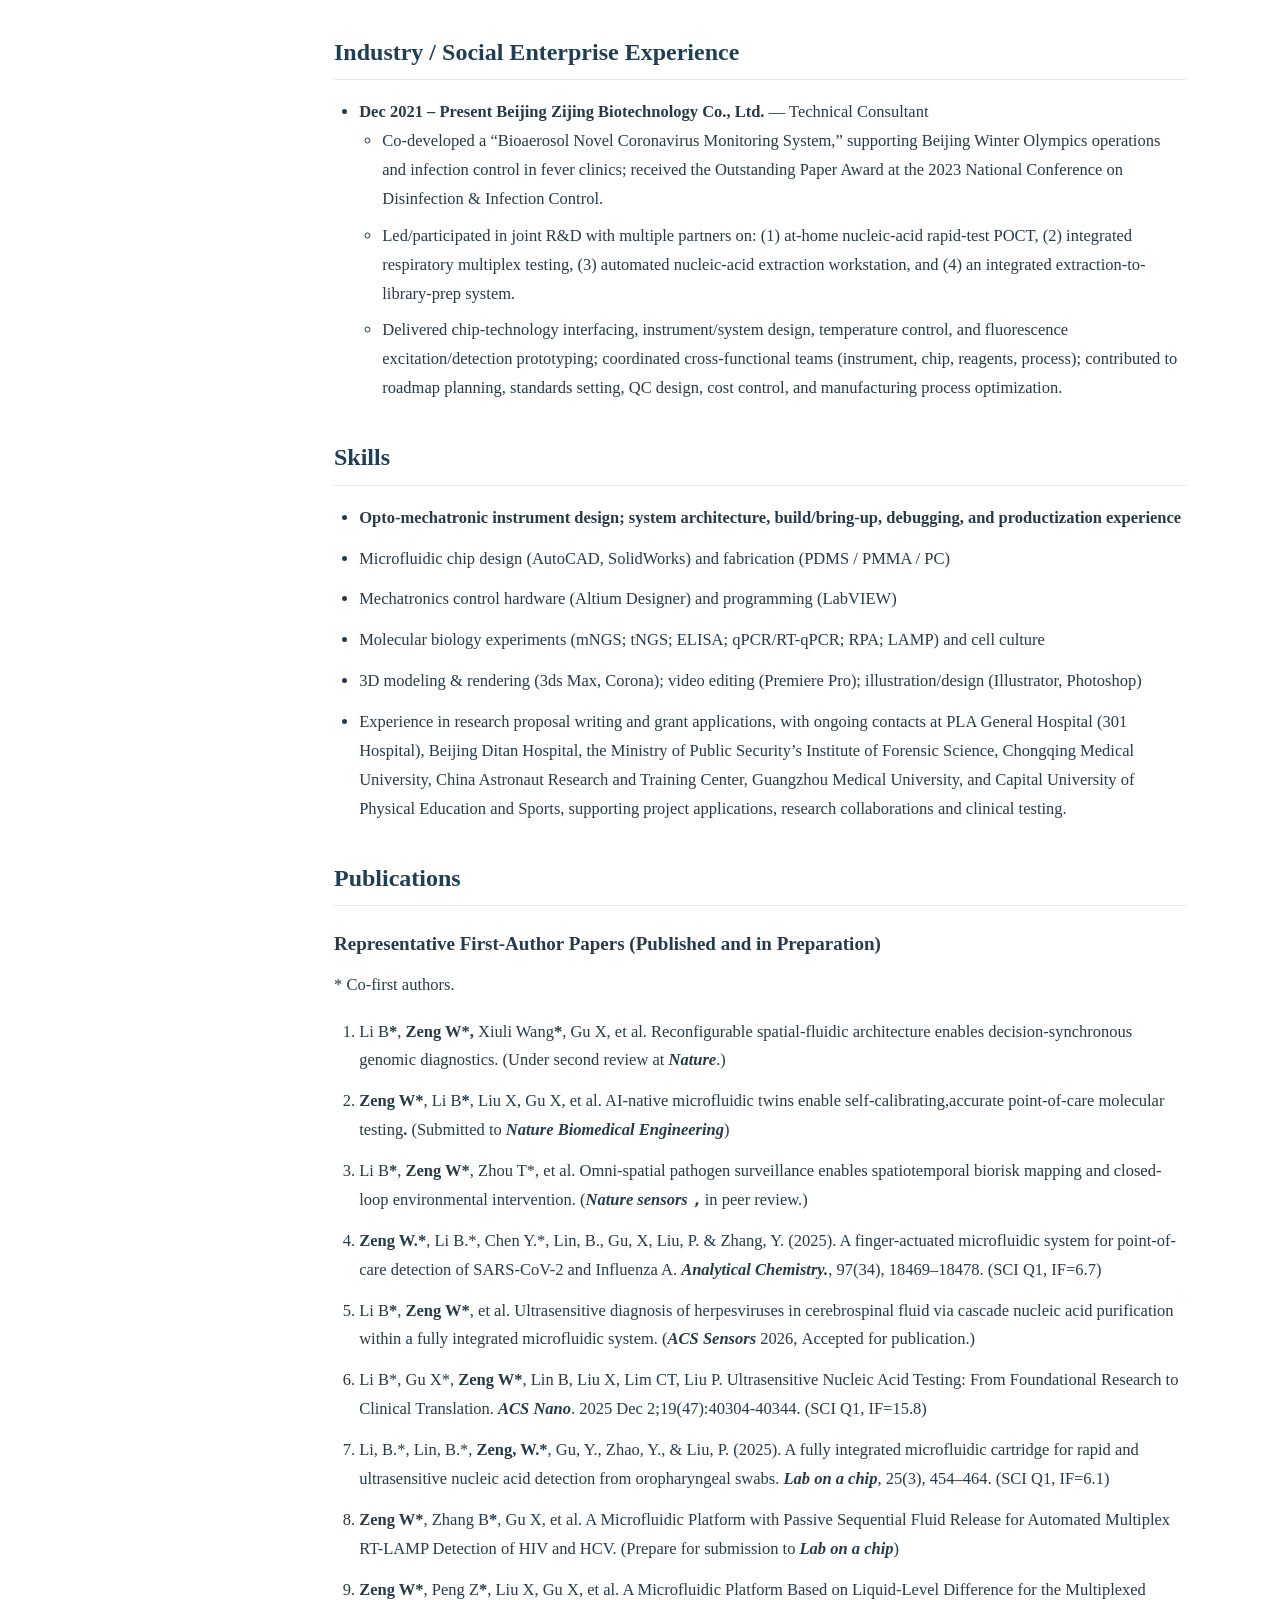
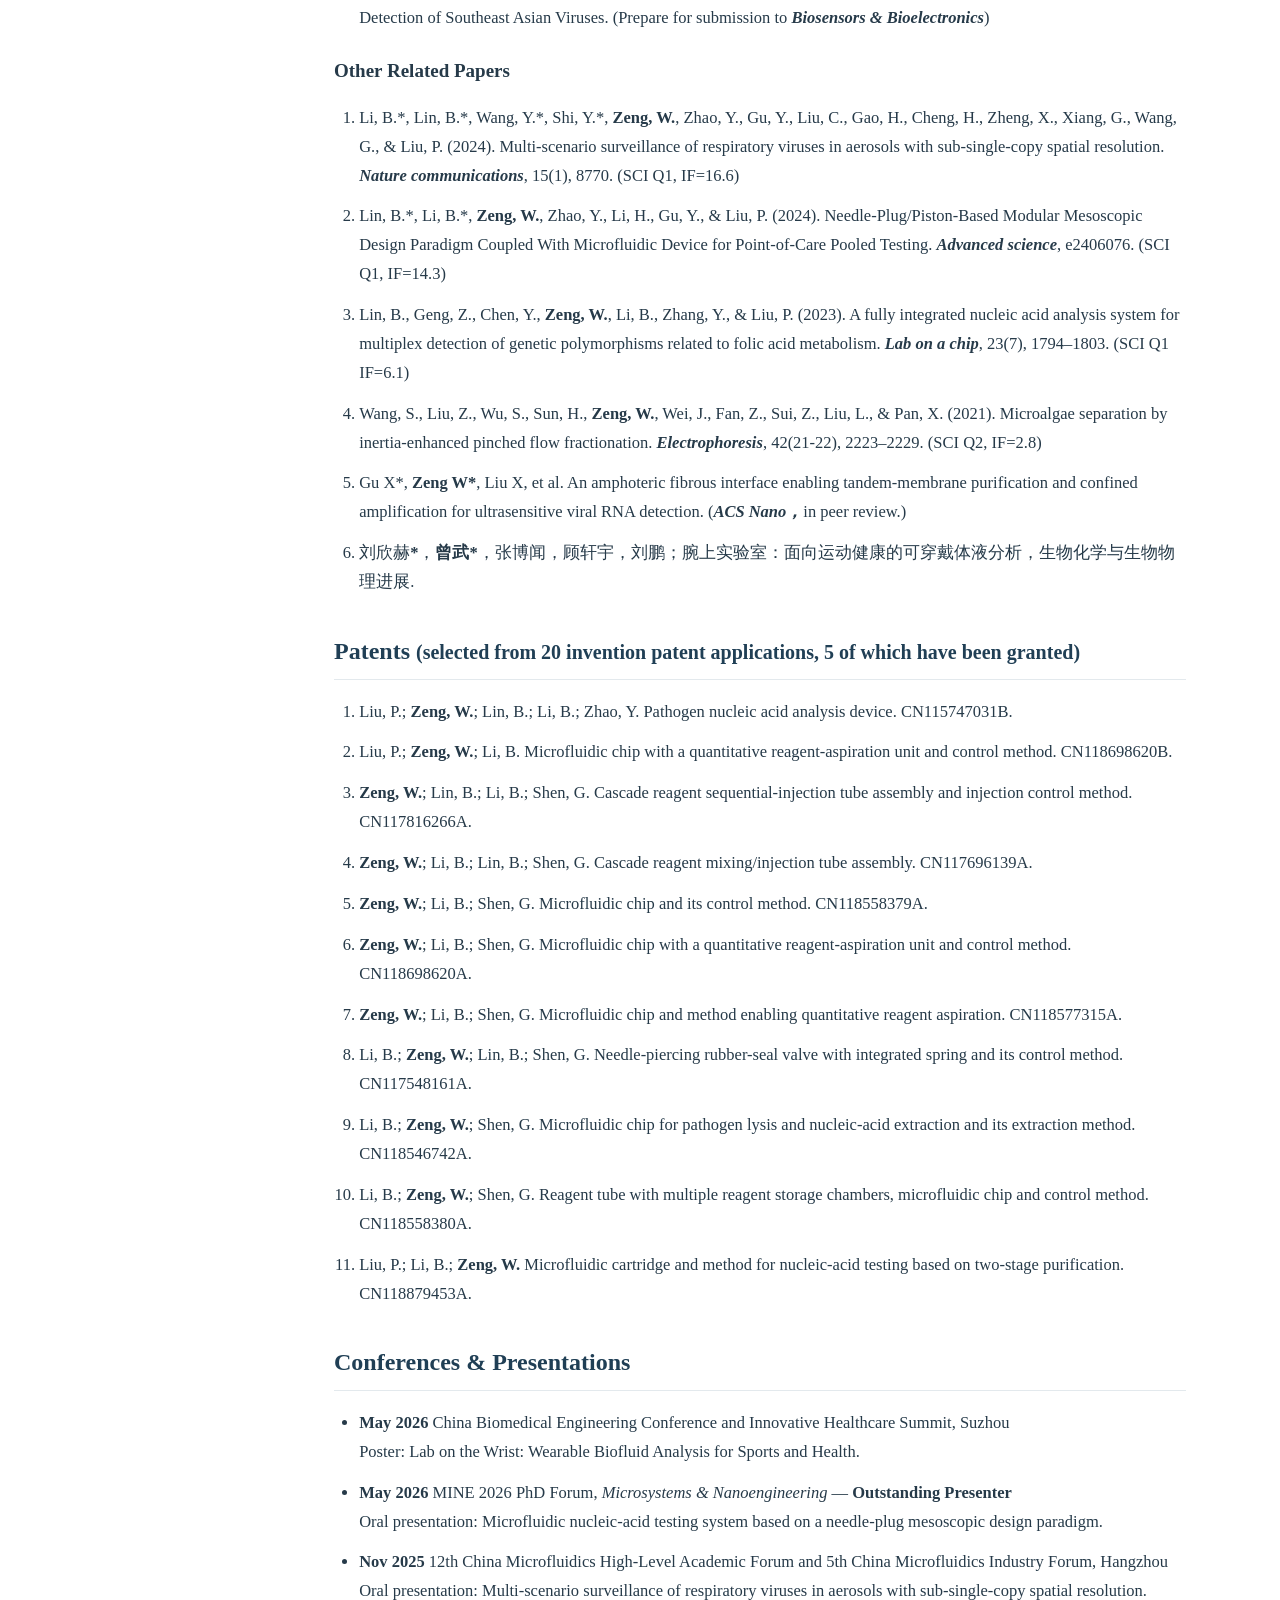
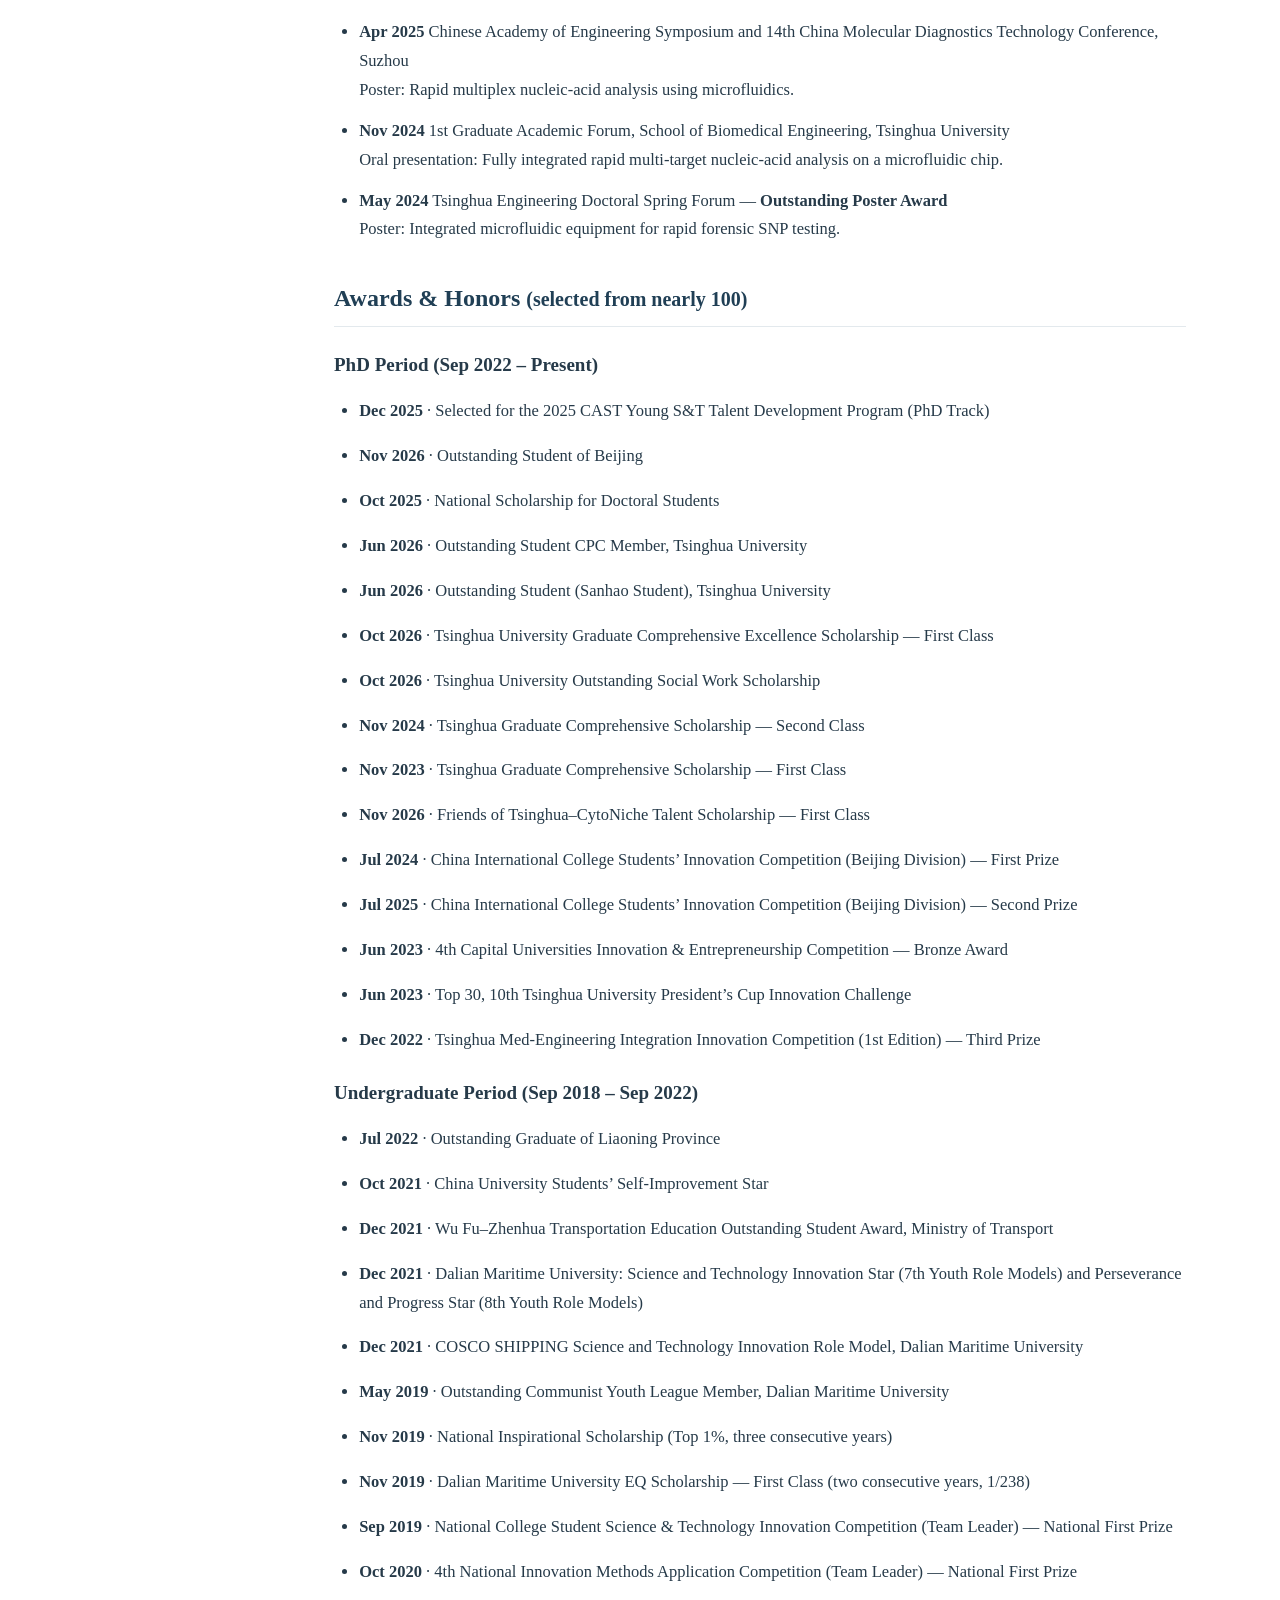
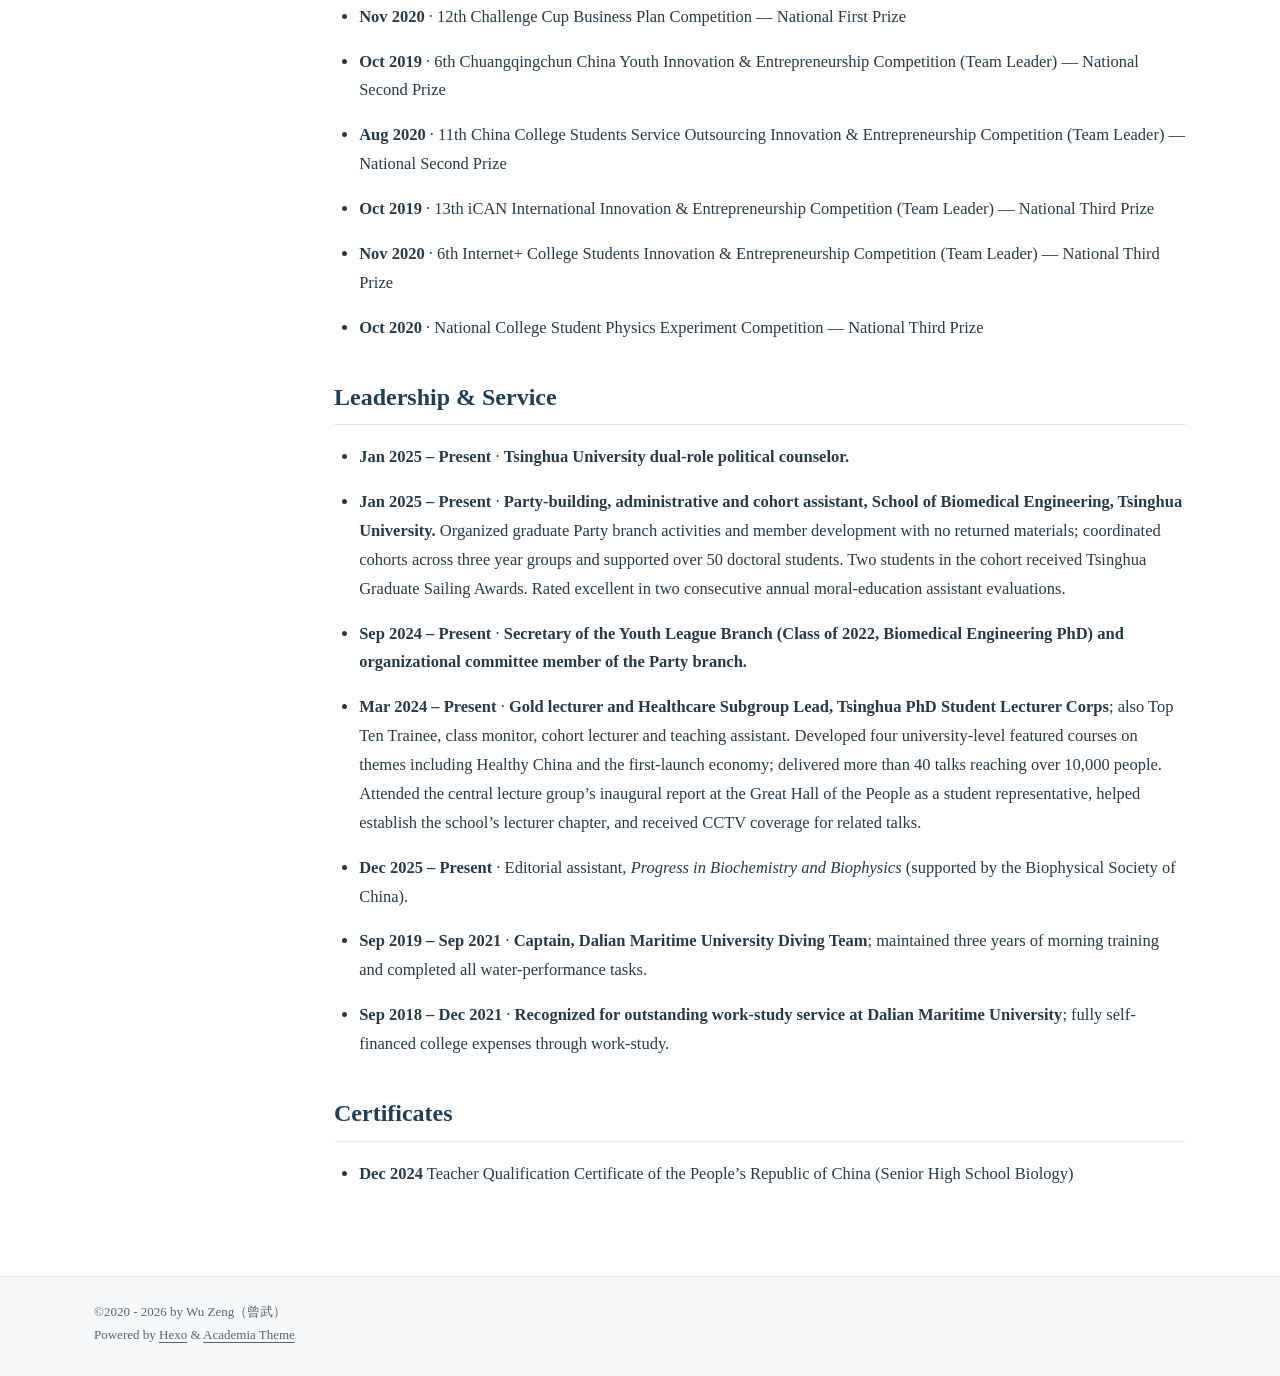
<file: About/index.html>
<!DOCTYPE html><html lang="en"><head><meta charset="UTF-8"><meta http-equiv="X-UA-Compatible" content="IE=edge"><meta name="viewport" content="width=device-width, initial-scale=1"><title>Wu Zeng | Tsinghua University</title><meta name="author" content="Wu Zeng（曾武）"><meta name="description" content="Wu Zeng, PhD student in Biomedical Engineering at Tsinghua University. Research in microfluidics, molecular diagnostics, automated sequencing library preparation and organoids."><meta name="theme-color" content="#233e55"><meta name="referrer" content="strict-origin-when-cross-origin"><link rel="canonical" href="https://zengwu.cc/About/"><link rel="alternate" hreflang="zh-CN" href="https://zengwu.cc/"><link rel="alternate" hreflang="en" href="https://zengwu.cc/About/"><meta property="og:type" content="profile"><meta property="og:title" content="Wu Zeng | Tsinghua University"><meta property="og:description" content="Wu Zeng, PhD student in Biomedical Engineering at Tsinghua University. Research in microfluidics, molecular diagnostics, automated sequencing library preparation and organoids."><meta property="og:url" content="https://zengwu.cc/About/"><meta property="og:image" content="https://zengwu.cc/img/profile.png"><meta property="og:locale" content="en_US"><link rel="shortcut icon" href="/img/favicon.png"><link rel="stylesheet" href="/css/index.css"><link rel="stylesheet" href="/css/academic.css"></head><body id="top"><a class="skip-link" href="#main-content">Skip to content</a><header id="page_header"><div class="header_wrap"><div id="blog_name"><a class="blog_title" id="site-name" href="/">Wu Zeng</a></div><ul class="menus_items"><li class="menus_item"><a class="site-page" href="/"> 主页</a></li><li class="menus_item"><a class="site-page" href="/About/"> English</a></li></ul></div></header><main id="page_main"><div class="side-card sticky"><div class="card-wrap" itemscope itemtype="https://schema.org/Person"><div class="author-avatar"><img class="avatar-img" src="/img/profile.png" alt="曾武 Wu Zeng" width="110" height="110"></div><div class="author-discrip"><h3>Wu Zeng（曾武）</h3><p class="author-bio">PhD Student · Tsinghua University</p></div><div class="author-links"><ul class="social-links"><li><a class="e-social-link" href="https://scholar.google.com/citations?hl=zh-CN&amp;user=HeddSzEAAAAJ" target="_blank" rel="noopener noreferrer">Google Scholar</a></li><li><a class="e-social-link" href="https://orcid.org/0009-0006-3625-1698" target="_blank" rel="noopener noreferrer">ORCID</a></li><li><a class="e-social-link" href="https://www.researchgate.net/profile/Wu-Zeng-8?ev=hdr_xprf" target="_blank" rel="noopener noreferrer">ResearchGate</a></li></ul></div><a class="cv-links" href="/attaches/CV.pdf?v=8d23fd2a8f31" target="_blank" rel="noopener">简历 PDF · CV (Chinese)</a><p class="profile-updated">Updated November 21, 2026 · School of Biomedical Engineering, Tsinghua University</p></div></div><div class="page" id="main-content" itemscope itemtype="https://schema.org/CreativeWork"><details class="page-toc"><summary>On this page</summary><nav aria-label="On this page"><ol class="toc"><li class="toc-item toc-level-2"><a class="toc-link" href="#Education"><span class="toc-text">Education</span></a></li><li class="toc-item toc-level-2"><a class="toc-link" href="#Research-Experience"><span class="toc-text">Research Experience</span></a></li><li class="toc-item toc-level-2"><a class="toc-link" href="#Industry-Social-Enterprise-Experience"><span class="toc-text">Industry &#x2F; Social Enterprise Experience</span></a></li><li class="toc-item toc-level-2"><a class="toc-link" href="#Skills"><span class="toc-text">Skills</span></a></li><li class="toc-item toc-level-2"><a class="toc-link" href="#Publications"><span class="toc-text">Publications</span></a></li><li class="toc-item toc-level-2"><a class="toc-link" href="#Patents"><span class="toc-text">Patents (selected from 20 invention patent applications, 5 of which have been granted)</span></a></li><li class="toc-item toc-level-2"><a class="toc-link" href="#Conferences-Presentations"><span class="toc-text">Conferences &amp; Presentations</span></a></li><li class="toc-item toc-level-2"><a class="toc-link" href="#Awards-Honors"><span class="toc-text">Awards &amp; Honors (selected from nearly 100)</span></a></li><li class="toc-item toc-level-2"><a class="toc-link" href="#Leadership-Service"><span class="toc-text">Leadership &amp; Service</span></a></li><li class="toc-item toc-level-2"><a class="toc-link" href="#Certificates"><span class="toc-text">Certificates</span></a></li></ol></nav></details><h1 class="page-title">Wu Zeng</h1><article><p><strong>2026 Tsinghua University Graduate Special Scholarship candidate</strong><br><strong>China University Students’ Self-Improvement Star</strong> (featured by <em>People’s Daily</em>, <em>China Youth Daily</em>, etc.)<br><strong>Selected for the 2025 CAST Young S&amp;T Talent Development Program (PhD Track)</strong></p>
<p>Born Sep 2002 · Hengyang, Hunan, China · Member of the Communist Party of China (CPC)<br><a href="tel:+8618007476572">+86 180 0747 6572</a> · <a href="mailto:&#x7a;&#101;&#110;&#103;&#x2d;&#119;&#50;&#x32;&#64;&#109;&#97;&#105;&#108;&#115;&#x2e;&#116;&#x73;&#105;&#110;&#x67;&#x68;&#x75;&#x61;&#x2e;&#x65;&#100;&#x75;&#46;&#99;&#x6e;">zeng-w22@mails.tsinghua.edu.cn</a></p>
<hr>
<h2 id="Education"><a href="#Education" class="headerlink" title="Education"></a>Education</h2><ul>
<li><p><strong>Sep 2022 – Present</strong>  Direct PhD Student (in progress), <strong>Tsinghua University</strong> — Biomedical Engineering  </p>
<ul>
<li>Research interests: integrated microfluidic systems &amp; point-of-care testing (POCT); nanopore sequencing &amp; automated library preparation; organoid culture &amp; drug screening</li>
</ul>
</li>
<li><p><strong>Sep 2018 – Jul 2022</strong>  B.Eng., <strong>Dalian Maritime University</strong> (Project 211) — Marine Engineering (Seagoing Track)  </p>
<ul>
<li>Core coursework: mechanical design, fluid mechanics, marine automation, ship electrical equipment &amp; systems, etc.</li>
</ul>
</li>
</ul>
<h2 id="Research-Experience"><a href="#Research-Experience" class="headerlink" title="Research Experience"></a>Research Experience</h2><ul>
<li><p><strong>Dec 2021 – Present</strong>  School of Biomedical Engineering, <strong>Tsinghua University</strong>  </p>
<ul>
<li>Advisor: <strong>Peng Liu</strong> (Research Professor; Party Committee Secretary)  </li>
<li><strong>Led development of an ultra-sensitive, multi-target integrated nucleic-acid testing system</strong> (with Children’s Hospital of Chongqing Medical University) for emerging major infectious pathogens in pediatrics; achieved stable sensitivity of <strong>10 copies&#x2F;mL</strong> and on-demand parallel detection of <strong>10–20 pathogens</strong>.  </li>
<li><strong>Led development of China’s first fully integrated forensic SNP rapid-testing instrument</strong> (with the Ministry of Public Security’s Institute of Forensic Science); reconstructs macroscopic phenotypic traits from trace biological evidence; <strong>DNA-to-≥200 SNP genotypes in &lt;4 hours</strong>.  </li>
<li><strong>Led development of a fully automated portable NGS library-prep instrument</strong> (with PLA General Hospital &amp; Astronaut Research and Training Center) for frontline and space-station environmental surveillance of X pathogens; <strong>sample-in to library-out with real-time reporting in 4–7 hours</strong>.  </li>
<li><strong>Led development of a fully integrated organoid generation, culture, and drug-sensitivity analysis system</strong>; <strong>&gt;90%</strong> in-hospital organoid establishment success rate for puncture&#x2F;biopsy samples; delivers drug-sensitivity results within <strong>~1 week</strong>.</li>
</ul>
</li>
<li><p><strong>Dec 2020 – Dec 2021</strong>  Dalian Institute of Chemical Physics, <strong>Chinese Academy of Sciences</strong>  </p>
<ul>
<li>Advisors: <strong>Bingcheng Lin</strong> (Research Professor); <strong>Xianming Liu</strong> (Associate Research Professor)  </li>
<li>Contributed to a digital microfluidic (DMF) “droplet CPU” platform; built spatially resolved antibody barcode arrays on the hydrophobic layer of DMF electrode plates for multiplex protein detection.</li>
</ul>
</li>
<li><p><strong>Jun 2019 – Dec 2020</strong>  Microfluidic Chip Laboratory, <strong>Dalian Maritime University</strong>  </p>
<ul>
<li>Advisor: <strong>Zhijian Liu</strong> (Professor)  </li>
<li>Led development of a portable rapid ballast-water testing device; applied microfluidic separation for sample pretreatment in ballast-water inspection.</li>
</ul>
</li>
</ul>
<h2 id="Industry-Social-Enterprise-Experience"><a href="#Industry-Social-Enterprise-Experience" class="headerlink" title="Industry &#x2F; Social Enterprise Experience"></a>Industry &#x2F; Social Enterprise Experience</h2><ul>
<li><strong>Dec 2021 – Present</strong>  <strong>Beijing Zijing Biotechnology Co., Ltd.</strong> — Technical Consultant  <ul>
<li>Co-developed a “Bioaerosol Novel Coronavirus Monitoring System,” supporting Beijing Winter Olympics operations and infection control in fever clinics; received the Outstanding Paper Award at the 2023 National Conference on Disinfection &amp; Infection Control.  </li>
<li>Led&#x2F;participated in joint R&amp;D with multiple partners on: (1) at-home nucleic-acid rapid-test POCT, (2) integrated respiratory multiplex testing, (3) automated nucleic-acid extraction workstation, and (4) an integrated extraction-to-library-prep system.  </li>
<li>Delivered chip-technology interfacing, instrument&#x2F;system design, temperature control, and fluorescence excitation&#x2F;detection prototyping; coordinated cross-functional teams (instrument, chip, reagents, process); contributed to roadmap planning, standards setting, QC design, cost control, and manufacturing process optimization.</li>
</ul>
</li>
</ul>
<h2 id="Skills"><a href="#Skills" class="headerlink" title="Skills"></a>Skills</h2><ul>
<li><strong>Opto-mechatronic instrument design; system architecture, build&#x2F;bring-up, debugging, and productization experience</strong>  </li>
<li>Microfluidic chip design (AutoCAD, SolidWorks) and fabrication (PDMS &#x2F; PMMA &#x2F; PC)  </li>
<li>Mechatronics control hardware (Altium Designer) and programming (LabVIEW)  </li>
<li>Molecular biology experiments (mNGS; tNGS; ELISA; qPCR&#x2F;RT-qPCR; RPA; LAMP) and cell culture  </li>
<li>3D modeling &amp; rendering (3ds Max, Corona); video editing (Premiere Pro); illustration&#x2F;design (Illustrator, Photoshop)  </li>
<li>Experience in research proposal writing and grant applications, with ongoing contacts at PLA General Hospital (301 Hospital), Beijing Ditan Hospital, the Ministry of Public Security’s Institute of Forensic Science, Chongqing Medical University, China Astronaut Research and Training Center, Guangzhou Medical University, and Capital University of Physical Education and Sports, supporting project applications, research collaborations and clinical testing.</li>
</ul>
<h2 id="Publications"><a href="#Publications" class="headerlink" title="Publications"></a>Publications</h2><h3 id="Representative-First-Author-Papers-Published-and-in-Preparation"><a href="#Representative-First-Author-Papers-Published-and-in-Preparation" class="headerlink" title="Representative First-Author Papers (Published and in Preparation)"></a>Representative First-Author Papers (Published and in Preparation)</h3><p>&#42; Co-first authors.</p>
<ol>
<li>Li B<strong>&#42;</strong>, <strong>Zeng W</strong><strong>&#42;</strong><strong>,</strong> Xiuli Wang<strong>&#42;</strong>, Gu X, et al. Reconfigurable spatial-fluidic architecture enables decision-synchronous genomic diagnostics. (Under second review at <strong><em>Nature</em></strong>.)</li>
<li><strong>Zeng W</strong><strong>&#42;</strong>, Li B<strong>&#42;</strong>, Liu X, Gu X, et al. AI-native microfluidic twins enable self-calibrating,accurate point-of-care molecular testing<strong>.</strong> (Submitted to<strong> </strong><strong><em>Nature Biomedical Engineering</em></strong>)</li>
<li>Li B<strong>&#42;</strong>, <strong>Zeng W</strong><strong>&#42;</strong>, Zhou T&#42;, et al. Omni-spatial pathogen surveillance enables spatiotemporal biorisk mapping and closed-loop environmental intervention. (<strong><em>Nature sensors，</em></strong>in peer review.)</li>
<li><strong>Zeng W</strong><strong>.</strong><strong>&#42;</strong>, Li B.&#42;, Chen Y.&#42;, Lin, B., Gu, X, Liu, P. &amp; Zhang, Y. (2025). A finger-actuated microfluidic system for point-of-care detection of SARS-CoV-2 and Influenza A. <strong><em>Analytical Chemistry</em></strong><strong><em>.</em></strong>, 97(34), 18469–18478. (SCI Q1, IF&#x3D;6.7)</li>
<li>Li B<strong>&#42;</strong>, <strong>Zeng W</strong><strong>&#42;</strong>, et al. Ultrasensitive diagnosis of herpesviruses in cerebrospinal fluid via cascade nucleic acid purification within a fully integrated microfluidic system. (<strong><em>ACS Sensors</em></strong><strong> </strong>2026,<strong> </strong>Accepted for publication.)</li>
<li>Li B&#42;, Gu X&#42;, <strong>Zeng W</strong><strong>&#42;</strong>, Lin B, Liu X, Lim CT, Liu P. Ultrasensitive Nucleic Acid Testing: From Foundational Research to Clinical Translation. <strong><em>ACS Nano</em></strong>. 2025 Dec 2;19(47):40304-40344. (SCI Q1, IF&#x3D;15.8)</li>
<li>Li, B.&#42;, Lin, B.&#42;, <strong>Zeng, W.&#42;</strong>, Gu, Y., Zhao, Y., &amp; Liu, P. (2025). A fully integrated microfluidic cartridge for rapid and ultrasensitive nucleic acid detection from oropharyngeal swabs.<strong><em> Lab on a chip</em></strong>, 25(3), 454–464. (SCI Q1, IF&#x3D;6.1)</li>
<li><strong>Zeng W</strong><strong>&#42;</strong>, Zhang B<strong>&#42;</strong>, Gu X, et al. A Microfluidic Platform with Passive Sequential Fluid Release for Automated Multiplex RT-LAMP Detection of HIV and HCV. (Prepare for submission to <strong><em>Lab on a chip</em></strong>)</li>
<li><strong>Zeng W</strong><strong>&#42;</strong>, Peng Z<strong>&#42;</strong>, Liu X, Gu X, et al. A Microfluidic Platform Based on Liquid-Level Difference for the Multiplexed Detection of Southeast Asian Viruses. (Prepare for submission to <strong><em>Biosensors &amp; Bioelectronics</em></strong>)</li>
</ol>
<h3 id="Other-Related-Papers"><a href="#Other-Related-Papers" class="headerlink" title="Other Related Papers"></a>Other Related Papers</h3><ol>
<li>Li, B.&#42;, Lin, B.&#42;, Wang, Y.&#42;, Shi, Y.&#42;, <strong>Zeng, W.</strong>, Zhao, Y., Gu, Y., Liu, C., Gao, H., Cheng, H., Zheng, X., Xiang, G., Wang, G., &amp; Liu, P. (2024). Multi-scenario surveillance of respiratory viruses in aerosols with sub-single-copy spatial resolution. <strong><em>Nature communications</em></strong>, 15(1), 8770. (SCI Q1, IF&#x3D;16.6)</li>
<li>Lin, B.&#42;, Li, B.&#42;, <strong>Zeng, W.</strong>, Zhao, Y., Li, H., Gu, Y., &amp; Liu, P. (2024). Needle-Plug&#x2F;Piston-Based Modular Mesoscopic Design Paradigm Coupled With Microfluidic Device for Point-of-Care Pooled Testing. <strong><em>Advanced science</em></strong>, e2406076. (SCI Q1, IF&#x3D;14.3)</li>
<li>Lin, B., Geng, Z., Chen, Y., <strong>Zeng, W.</strong>, Li, B., Zhang, Y., &amp; Liu, P. (2023). A fully integrated nucleic acid analysis system for multiplex detection of genetic polymorphisms related to folic acid metabolism. <strong><em>Lab on a chip</em></strong>, 23(7), 1794–1803. (SCI Q1 IF&#x3D;6.1)</li>
<li>Wang, S., Liu, Z., Wu, S., Sun, H., <strong>Zeng, W.</strong>, Wei, J., Fan, Z., Sui, Z., Liu, L., &amp; Pan, X. (2021). Microalgae separation by inertia-enhanced pinched flow fractionation. <strong><em>Electrophoresis</em></strong>, 42(21-22), 2223–2229. (SCI Q2, IF&#x3D;2.8)</li>
<li>Gu X&#42;, <strong>Zeng W</strong><strong>&#42;</strong>, Liu X, et al. An amphoteric fibrous interface enabling tandem-membrane purification and confined amplification for ultrasensitive viral RNA detection. (<strong><em>ACS Nano</em></strong><strong><em>，</em></strong>in peer review.)</li>
<li>刘欣赫<strong>&#42;</strong>，<strong>曾武</strong><strong>&#42;</strong>，张博闻，顾轩宇，刘鹏；腕上实验室：面向运动健康的可穿戴体液分析，生物化学与生物物理进展.</li>
</ol>
<h2 id="Patents"><a href="#Patents" class="headerlink" title="Patents"></a>Patents <small>(selected from 20 invention patent applications, 5 of which have been granted)</small></h2>

<ol>
<li>Liu, P.; <strong>Zeng, W.</strong>; Lin, B.; Li, B.; Zhao, Y. Pathogen nucleic acid analysis device. CN115747031B.</li>
<li>Liu, P.; <strong>Zeng, W.</strong>; Li, B. Microfluidic chip with a quantitative reagent-aspiration unit and control method. CN118698620B.</li>
<li><strong>Zeng, W.</strong>; Lin, B.; Li, B.; Shen, G. Cascade reagent sequential-injection tube assembly and injection control method. CN117816266A.</li>
<li><strong>Zeng, W.</strong>; Li, B.; Lin, B.; Shen, G. Cascade reagent mixing&#x2F;injection tube assembly. CN117696139A.</li>
<li><strong>Zeng, W.</strong>; Li, B.; Shen, G. Microfluidic chip and its control method. CN118558379A.</li>
<li><strong>Zeng, W.</strong>; Li, B.; Shen, G. Microfluidic chip with a quantitative reagent-aspiration unit and control method. CN118698620A.</li>
<li><strong>Zeng, W.</strong>; Li, B.; Shen, G. Microfluidic chip and method enabling quantitative reagent aspiration. CN118577315A.</li>
<li>Li, B.; <strong>Zeng, W.</strong>; Lin, B.; Shen, G. Needle-piercing rubber-seal valve with integrated spring and its control method. CN117548161A.</li>
<li>Li, B.; <strong>Zeng, W.</strong>; Shen, G. Microfluidic chip for pathogen lysis and nucleic-acid extraction and its extraction method. CN118546742A.</li>
<li>Li, B.; <strong>Zeng, W.</strong>; Shen, G. Reagent tube with multiple reagent storage chambers, microfluidic chip and control method. CN118558380A.</li>
<li>Liu, P.; Li, B.; <strong>Zeng, W.</strong> Microfluidic cartridge and method for nucleic-acid testing based on two-stage purification. CN118879453A.</li>
</ol>
<h2 id="Conferences-Presentations"><a href="#Conferences-Presentations" class="headerlink" title="Conferences &amp; Presentations"></a>Conferences &amp; Presentations</h2><ul>
<li><strong>May 2026</strong> China Biomedical Engineering Conference and Innovative Healthcare Summit, Suzhou<br>Poster: Lab on the Wrist: Wearable Biofluid Analysis for Sports and Health.</li>
<li><strong>May 2026</strong> MINE 2026 PhD Forum, <em>Microsystems &amp; Nanoengineering</em> — <strong>Outstanding Presenter</strong><br>Oral presentation: Microfluidic nucleic-acid testing system based on a needle-plug mesoscopic design paradigm.</li>
<li><strong>Nov 2025</strong> 12th China Microfluidics High-Level Academic Forum and 5th China Microfluidics Industry Forum, Hangzhou<br>Oral presentation: Multi-scenario surveillance of respiratory viruses in aerosols with sub-single-copy spatial resolution.</li>
<li><strong>Apr 2025</strong> Chinese Academy of Engineering Symposium and 14th China Molecular Diagnostics Technology Conference, Suzhou<br>Poster: Rapid multiplex nucleic-acid analysis using microfluidics.</li>
<li><strong>Nov 2024</strong> 1st Graduate Academic Forum, School of Biomedical Engineering, Tsinghua University<br>Oral presentation: Fully integrated rapid multi-target nucleic-acid analysis on a microfluidic chip.</li>
<li><strong>May 2024</strong> Tsinghua Engineering Doctoral Spring Forum — <strong>Outstanding Poster Award</strong><br>Poster: Integrated microfluidic equipment for rapid forensic SNP testing.</li>
</ul>
<h2 id="Awards-Honors"><a href="#Awards-Honors" class="headerlink" title="Awards &amp; Honors"></a>Awards &amp; Honors <small>(selected from nearly 100)</small></h2>

<h3 id="PhD-Period-Sep-2022-–-Present"><a href="#PhD-Period-Sep-2022-–-Present" class="headerlink" title="PhD Period (Sep 2022 – Present)"></a>PhD Period (Sep 2022 – Present)</h3><ul>
<li><p><strong>Dec 2025</strong> · Selected for the 2025 CAST Young S&amp;T Talent Development Program (PhD Track)</p>
</li>
<li><p><strong>Nov 2026</strong> · Outstanding Student of Beijing</p>
</li>
<li><p><strong>Oct 2025</strong> · National Scholarship for Doctoral Students</p>
</li>
<li><p><strong>Jun 2026</strong> · Outstanding Student CPC Member, Tsinghua University</p>
</li>
<li><p><strong>Jun 2026</strong> · Outstanding Student (Sanhao Student), Tsinghua University</p>
</li>
<li><p><strong>Oct 2026</strong> · Tsinghua University Graduate Comprehensive Excellence Scholarship — First Class</p>
</li>
<li><p><strong>Oct 2026</strong> · Tsinghua University Outstanding Social Work Scholarship</p>
</li>
<li><p><strong>Nov 2024</strong> · Tsinghua Graduate Comprehensive Scholarship — Second Class</p>
</li>
<li><p><strong>Nov 2023</strong> · Tsinghua Graduate Comprehensive Scholarship — First Class</p>
</li>
<li><p><strong>Nov 2026</strong> · Friends of Tsinghua–CytoNiche Talent Scholarship — First Class</p>
</li>
<li><p><strong>Jul 2024</strong> · China International College Students’ Innovation Competition (Beijing Division) — First Prize</p>
</li>
<li><p><strong>Jul 2025</strong> · China International College Students’ Innovation Competition (Beijing Division) — Second Prize</p>
</li>
<li><p><strong>Jun 2023</strong> · 4th Capital Universities Innovation &amp; Entrepreneurship Competition — Bronze Award</p>
</li>
<li><p><strong>Jun 2023</strong> · Top 30, 10th Tsinghua University President’s Cup Innovation Challenge</p>
</li>
<li><p><strong>Dec 2022</strong> · Tsinghua Med-Engineering Integration Innovation Competition (1st Edition) — Third Prize</p>
</li>
</ul>
<h3 id="Undergraduate-Period-Sep-2018-–-Sep-2022"><a href="#Undergraduate-Period-Sep-2018-–-Sep-2022" class="headerlink" title="Undergraduate Period (Sep 2018 – Sep 2022)"></a>Undergraduate Period (Sep 2018 – Sep 2022)</h3><ul>
<li><p><strong>Jul 2022</strong> · Outstanding Graduate of Liaoning Province</p>
</li>
<li><p><strong>Oct 2021</strong> · China University Students’ Self-Improvement Star</p>
</li>
<li><p><strong>Dec 2021</strong> · Wu Fu–Zhenhua Transportation Education Outstanding Student Award, Ministry of Transport</p>
</li>
<li><p><strong>Dec 2021</strong> · Dalian Maritime University: Science and Technology Innovation Star (7th Youth Role Models) and Perseverance and Progress Star (8th Youth Role Models)</p>
</li>
<li><p><strong>Dec 2021</strong> · COSCO SHIPPING Science and Technology Innovation Role Model, Dalian Maritime University</p>
</li>
<li><p><strong>May 2019</strong> · Outstanding Communist Youth League Member, Dalian Maritime University</p>
</li>
<li><p><strong>Nov 2019</strong> · National Inspirational Scholarship (Top 1%, three consecutive years)</p>
</li>
<li><p><strong>Nov 2019</strong> · Dalian Maritime University EQ Scholarship — First Class (two consecutive years, 1&#x2F;238)</p>
</li>
<li><p><strong>Sep 2019</strong> · National College Student Science &amp; Technology Innovation Competition (Team Leader) — National First Prize</p>
</li>
<li><p><strong>Oct 2020</strong> · 4th National Innovation Methods Application Competition (Team Leader) — National First Prize</p>
</li>
<li><p><strong>Nov 2020</strong> · 12th Challenge Cup Business Plan Competition — National First Prize</p>
</li>
<li><p><strong>Oct 2019</strong> · 6th Chuangqingchun China Youth Innovation &amp; Entrepreneurship Competition (Team Leader) — National Second Prize</p>
</li>
<li><p><strong>Aug 2020</strong> · 11th China College Students Service Outsourcing Innovation &amp; Entrepreneurship Competition (Team Leader) — National Second Prize</p>
</li>
<li><p><strong>Oct 2019</strong> · 13th iCAN International Innovation &amp; Entrepreneurship Competition (Team Leader) — National Third Prize</p>
</li>
<li><p><strong>Nov 2020</strong> · 6th Internet+ College Students Innovation &amp; Entrepreneurship Competition (Team Leader) — National Third Prize</p>
</li>
<li><p><strong>Oct 2020</strong> · National College Student Physics Experiment Competition — National Third Prize</p>
</li>
</ul>
<h2 id="Leadership-Service"><a href="#Leadership-Service" class="headerlink" title="Leadership &amp; Service"></a>Leadership &amp; Service</h2><ul>
<li><p><strong>Jan 2025 – Present</strong> · <strong>Tsinghua University dual-role political counselor.</strong></p>
</li>
<li><p><strong>Jan 2025 – Present</strong> · <strong>Party-building, administrative and cohort assistant, School of Biomedical Engineering, Tsinghua University.</strong> Organized graduate Party branch activities and member development with no returned materials; coordinated cohorts across three year groups and supported over 50 doctoral students. Two students in the cohort received Tsinghua Graduate Sailing Awards. Rated excellent in two consecutive annual moral-education assistant evaluations.</p>
</li>
<li><p><strong>Sep 2024 – Present</strong> · <strong>Secretary of the Youth League Branch (Class of 2022, Biomedical Engineering PhD) and organizational committee member of the Party branch.</strong></p>
</li>
<li><p><strong>Mar 2024 – Present</strong> · <strong>Gold lecturer and Healthcare Subgroup Lead, Tsinghua PhD Student Lecturer Corps</strong>; also Top Ten Trainee, class monitor, cohort lecturer and teaching assistant. Developed four university-level featured courses on themes including Healthy China and the first-launch economy; delivered more than 40 talks reaching over 10,000 people. Attended the central lecture group’s inaugural report at the Great Hall of the People as a student representative, helped establish the school’s lecturer chapter, and received CCTV coverage for related talks.</p>
</li>
<li><p><strong>Dec 2025 – Present</strong> · Editorial assistant, <em>Progress in Biochemistry and Biophysics</em> (supported by the Biophysical Society of China).</p>
</li>
<li><p><strong>Sep 2019 – Sep 2021</strong> · <strong>Captain, Dalian Maritime University Diving Team</strong>; maintained three years of morning training and completed all water-performance tasks.</p>
</li>
<li><p><strong>Sep 2018 – Dec 2021</strong> · <strong>Recognized for outstanding work-study service at Dalian Maritime University</strong>; fully self-financed college expenses through work-study.</p>
</li>
</ul>
<h2 id="Certificates"><a href="#Certificates" class="headerlink" title="Certificates"></a>Certificates</h2><ul>
<li><strong>Dec 2024</strong> Teacher Qualification Certificate of the People’s Republic of China (Senior High School Biology)</li>
</ul>
</article></div></main><a class="back-to-top" href="#top" aria-label="Back to top">↑</a><footer id="page_footer"><div class="footer_wrap"><div class="copyright">&copy;2020 - 2026 by Wu Zeng（曾武）</div><div class="theme-info">Powered by <a target="_blank" href="https://hexo.io" rel="nofollow noopener">Hexo</a> & <a target="_blank" href="https://github.com/PhosphorW/hexo-theme-academia" rel="nofollow noopener">Academia Theme</a></div></div></footer></body></html>
</file>
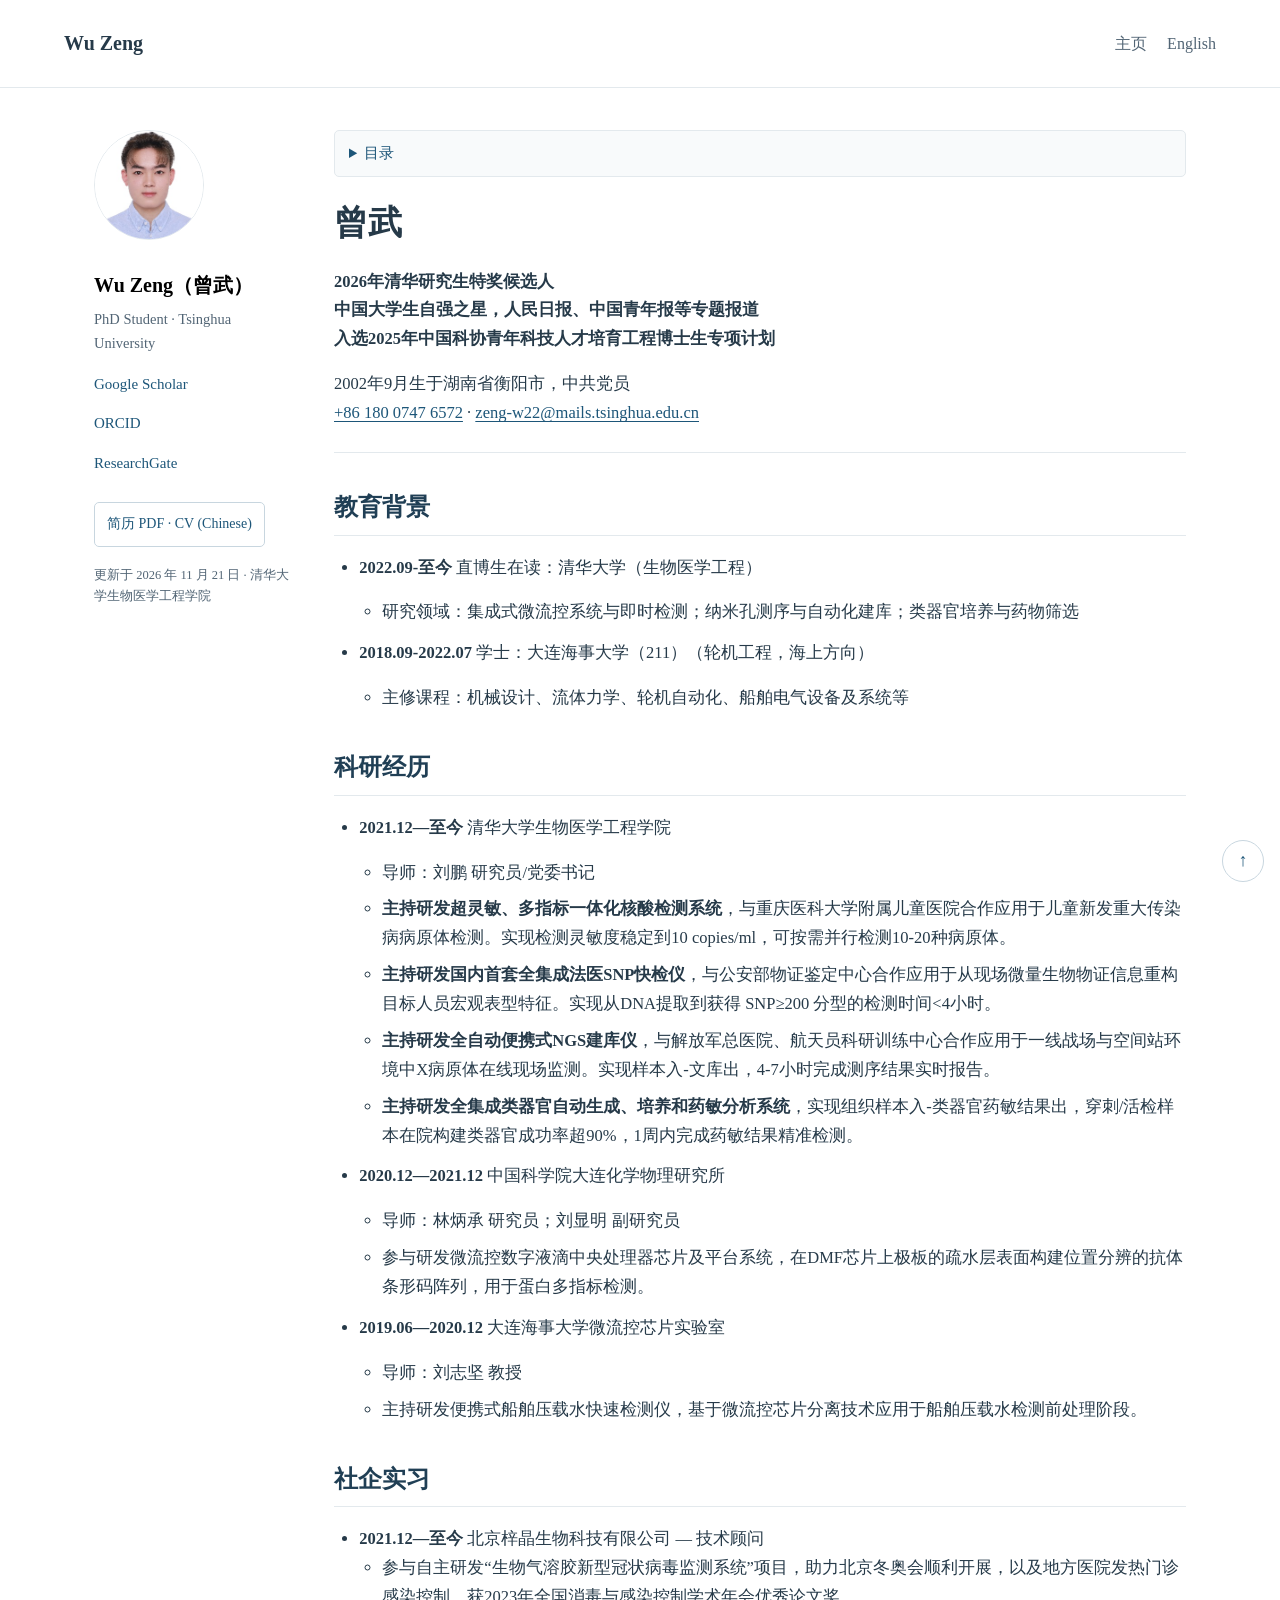
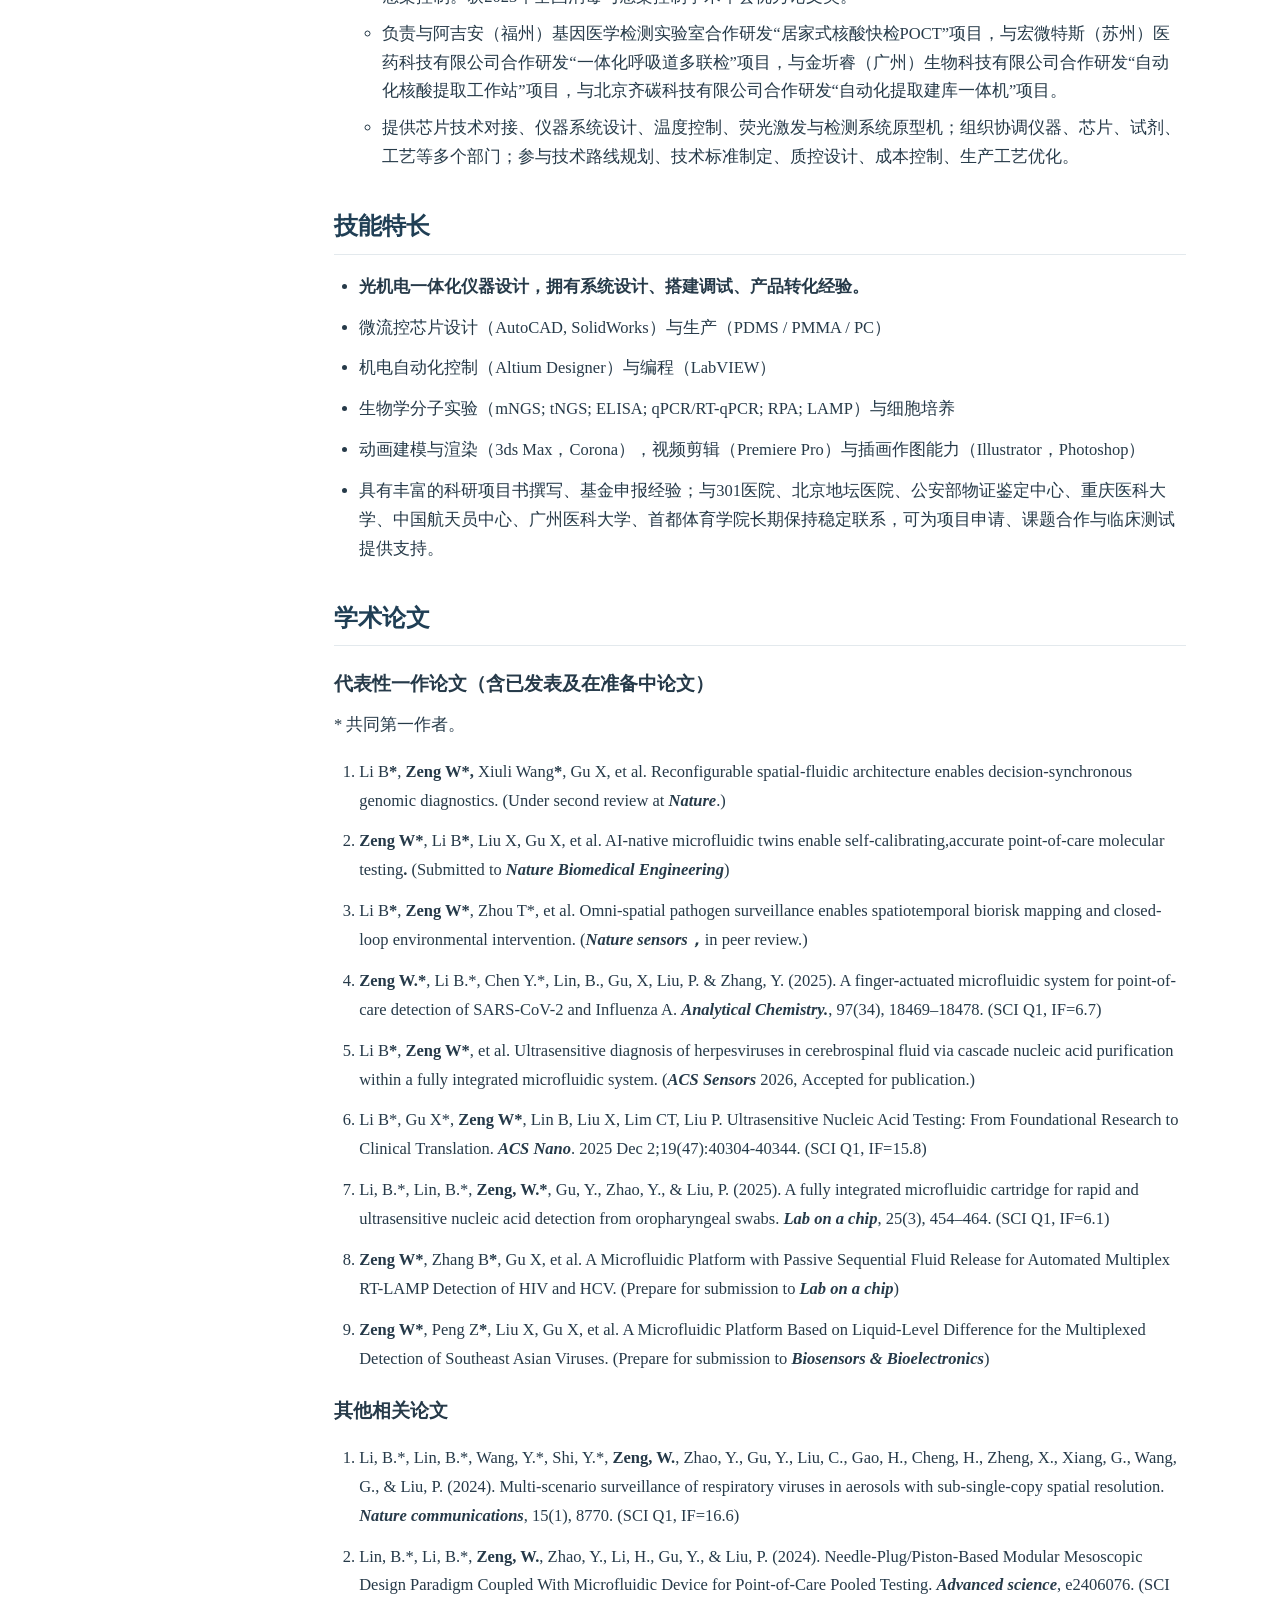
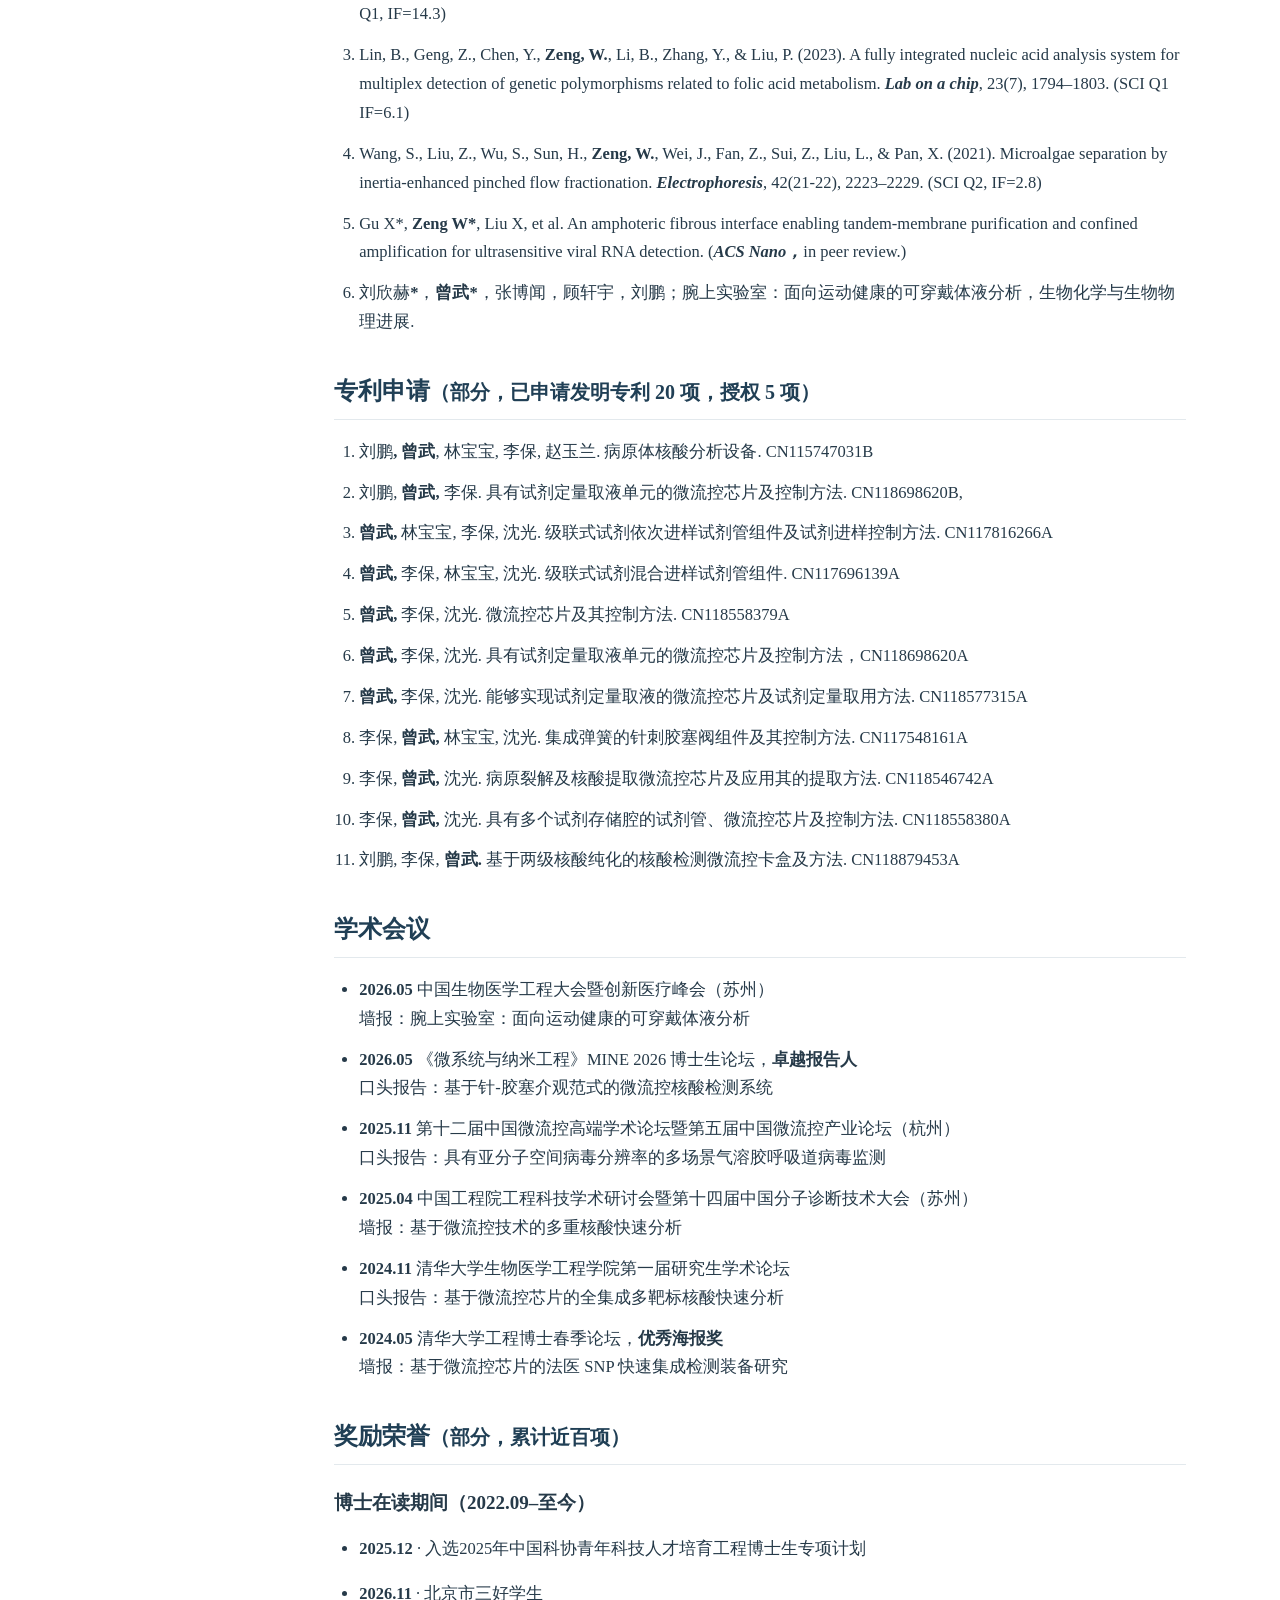
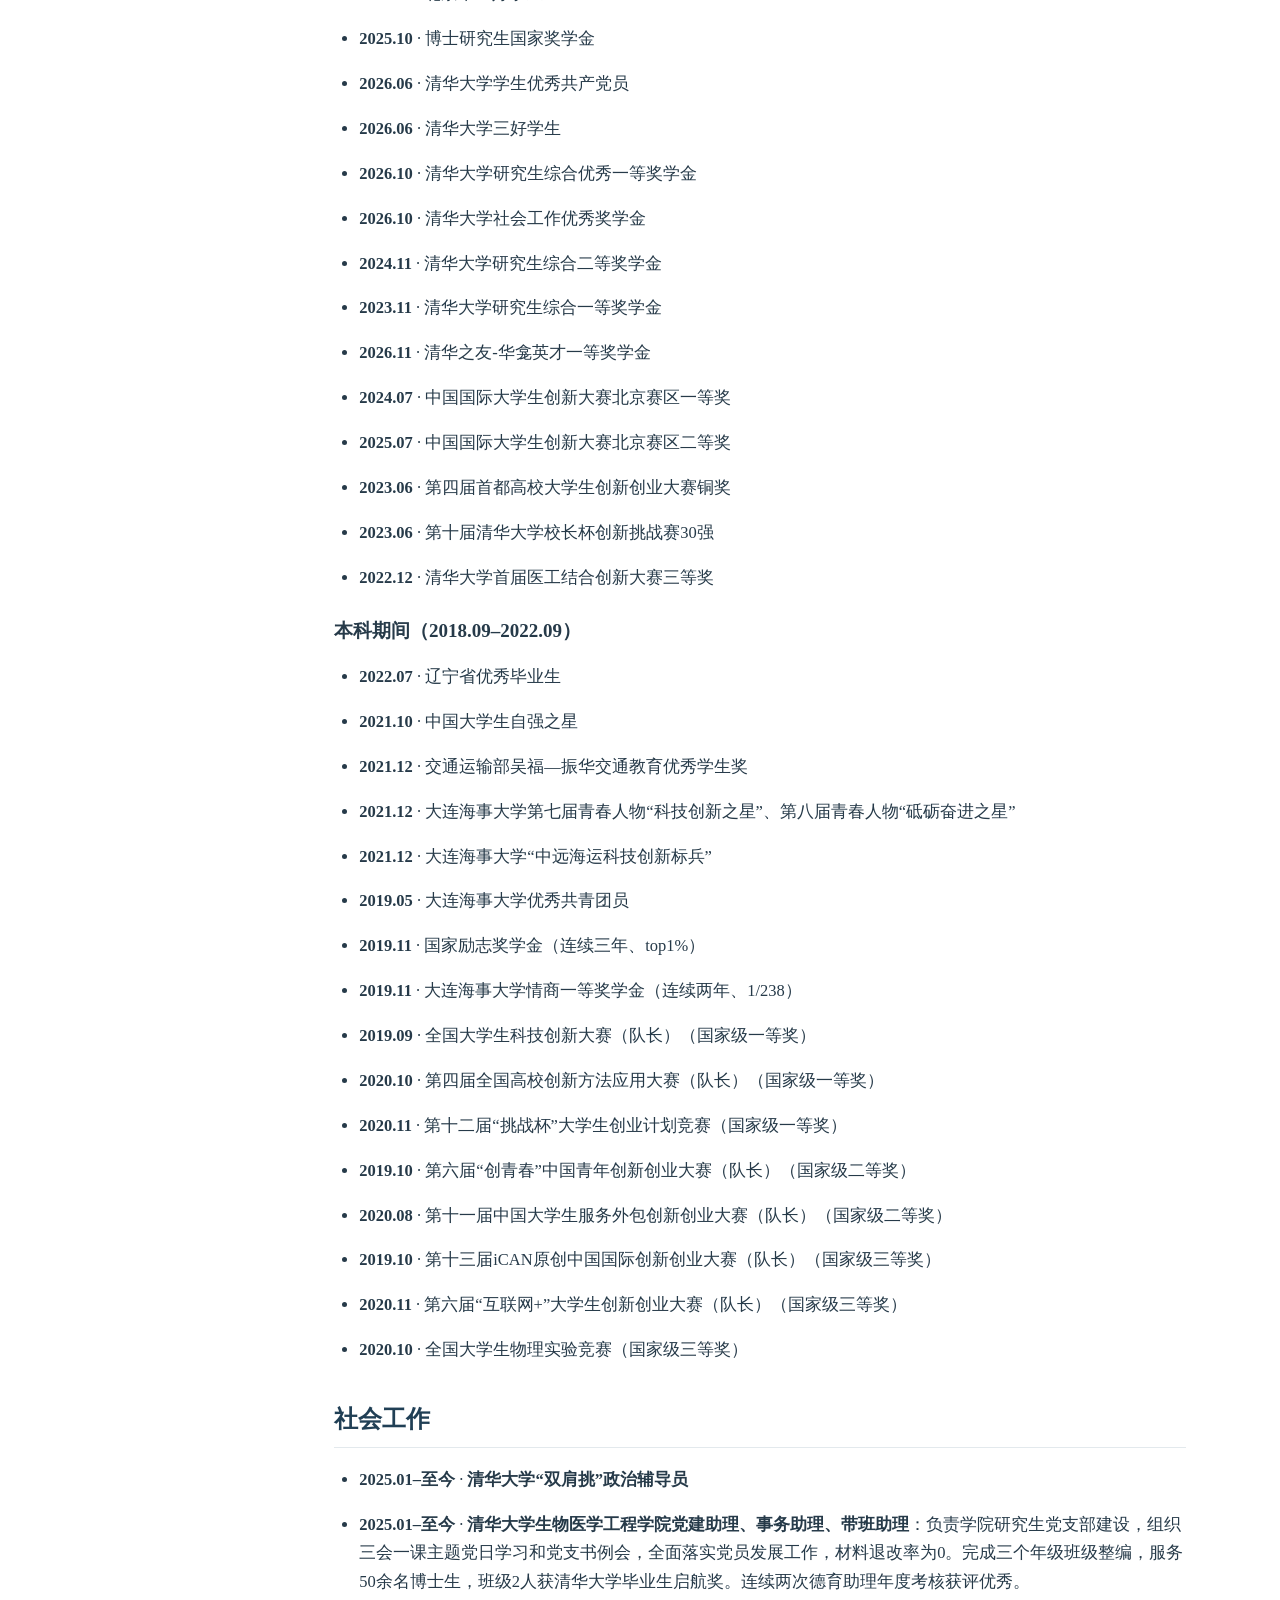
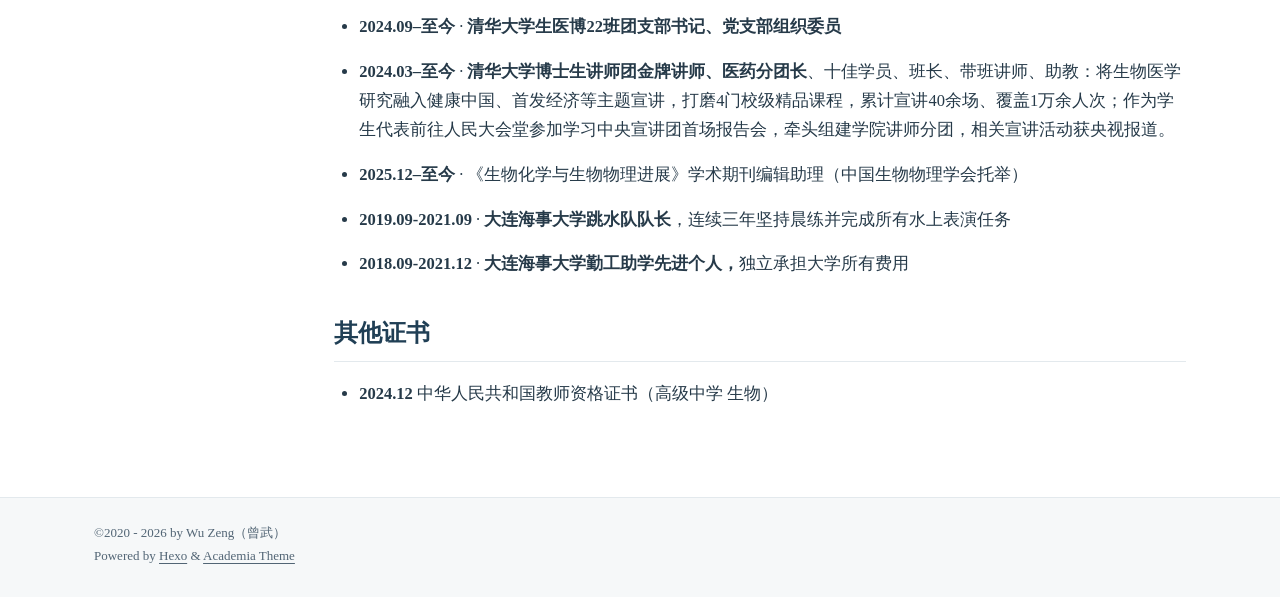
<file: archives/index.html>
<!DOCTYPE html><html lang="zh-CN"><head><meta charset="UTF-8"><meta http-equiv="X-UA-Compatible" content="IE=edge"><meta name="viewport" content="width=device-width, initial-scale=1"><title>曾武 Wu Zeng | 清华大学</title><meta name="author" content="Wu Zeng（曾武）"><meta name="description" content="曾武，清华大学生物医学工程直博生。研究领域包括集成式微流控系统、即时检测、纳米孔测序与自动化建库、类器官培养与药物筛选。"><meta name="theme-color" content="#233e55"><meta name="referrer" content="strict-origin-when-cross-origin"><link rel="canonical" href="https://zengwu.cc/archives/index.html"><link rel="alternate" hreflang="zh-CN" href="https://zengwu.cc/"><link rel="alternate" hreflang="en" href="https://zengwu.cc/About/"><meta property="og:type" content="profile"><meta property="og:title" content="曾武 Wu Zeng | 清华大学"><meta property="og:description" content="曾武，清华大学生物医学工程直博生。研究领域包括集成式微流控系统、即时检测、纳米孔测序与自动化建库、类器官培养与药物筛选。"><meta property="og:url" content="https://zengwu.cc/archives/index.html"><meta property="og:image" content="https://zengwu.cc/img/profile.png"><meta property="og:locale" content="zh_CN"><link rel="shortcut icon" href="/img/favicon.png"><link rel="stylesheet" href="/css/index.css"><link rel="stylesheet" href="/css/academic.css"></head><body id="top"><a class="skip-link" href="#main-content">跳至正文</a><header id="page_header"><div class="header_wrap"><div id="blog_name"><a class="blog_title" id="site-name" href="/">Wu Zeng</a></div><ul class="menus_items"><li class="menus_item"><a class="site-page" href="/"> 主页</a></li><li class="menus_item"><a class="site-page" href="/About/"> English</a></li></ul></div></header><main id="page_main"><div class="side-card sticky"><div class="card-wrap" itemscope itemtype="https://schema.org/Person"><div class="author-avatar"><img class="avatar-img" src="/img/profile.png" alt="曾武 Wu Zeng" width="110" height="110"></div><div class="author-discrip"><h3>Wu Zeng（曾武）</h3><p class="author-bio">PhD Student · Tsinghua University</p></div><div class="author-links"><ul class="social-links"><li><a class="e-social-link" href="https://scholar.google.com/citations?hl=zh-CN&amp;user=HeddSzEAAAAJ" target="_blank" rel="noopener noreferrer">Google Scholar</a></li><li><a class="e-social-link" href="https://orcid.org/0009-0006-3625-1698" target="_blank" rel="noopener noreferrer">ORCID</a></li><li><a class="e-social-link" href="https://www.researchgate.net/profile/Wu-Zeng-8?ev=hdr_xprf" target="_blank" rel="noopener noreferrer">ResearchGate</a></li></ul></div><a class="cv-links" href="/attaches/CV.pdf?v=8d23fd2a8f31" target="_blank" rel="noopener">简历 PDF · CV (Chinese)</a><p class="profile-updated">更新于 2026 年 11 月 21 日 · 清华大学生物医学工程学院</p></div></div><div class="page" id="main-content" itemscope itemtype="https://schema.org/CreativeWork"><details class="page-toc"><summary>目录</summary><nav aria-label="页面目录"><ol class="toc"><li class="toc-item toc-level-1"><a class="toc-link" href="#%E6%9B%BE%E6%AD%A6"><span class="toc-text">曾武</span></a><ol class="toc-child"><li class="toc-item toc-level-2"><a class="toc-link" href="#%E6%95%99%E8%82%B2%E8%83%8C%E6%99%AF"><span class="toc-text">教育背景</span></a></li><li class="toc-item toc-level-2"><a class="toc-link" href="#%E7%A7%91%E7%A0%94%E7%BB%8F%E5%8E%86"><span class="toc-text">科研经历</span></a></li><li class="toc-item toc-level-2"><a class="toc-link" href="#%E7%A4%BE%E4%BC%81%E5%AE%9E%E4%B9%A0"><span class="toc-text">社企实习</span></a></li><li class="toc-item toc-level-2"><a class="toc-link" href="#%E6%8A%80%E8%83%BD%E7%89%B9%E9%95%BF"><span class="toc-text">技能特长</span></a></li><li class="toc-item toc-level-2"><a class="toc-link" href="#%E5%AD%A6%E6%9C%AF%E8%AE%BA%E6%96%87"><span class="toc-text">学术论文</span></a></li><li class="toc-item toc-level-2"><a class="toc-link" href="#%E4%B8%93%E5%88%A9%E7%94%B3%E8%AF%B7"><span class="toc-text">专利申请（部分，已申请发明专利 20 项，授权 5 项）</span></a></li><li class="toc-item toc-level-2"><a class="toc-link" href="#%E5%AD%A6%E6%9C%AF%E4%BC%9A%E8%AE%AE"><span class="toc-text">学术会议</span></a></li><li class="toc-item toc-level-2"><a class="toc-link" href="#%E5%A5%96%E5%8A%B1%E8%8D%A3%E8%AA%89"><span class="toc-text">奖励荣誉（部分，累计近百项）</span></a></li><li class="toc-item toc-level-2"><a class="toc-link" href="#%E7%A4%BE%E4%BC%9A%E5%B7%A5%E4%BD%9C"><span class="toc-text">社会工作</span></a></li><li class="toc-item toc-level-2"><a class="toc-link" href="#%E5%85%B6%E4%BB%96%E8%AF%81%E4%B9%A6"><span class="toc-text">其他证书</span></a></li></ol></li></ol></nav></details><article><h1 id="曾武"><a href="#曾武" class="headerlink" title="曾武"></a>曾武</h1><p><strong>2026年清华研究生特奖候选人</strong><br><strong>中国大学生自强之星，人民日报、中国青年报等专题报道</strong><br><strong>入选2025年中国科协青年科技人才培育工程博士生专项计划</strong></p>
<p>2002年9月生于湖南省衡阳市，中共党员<br><a href="tel:+8618007476572">+86 180 0747 6572</a> · <a href="mailto:&#122;&#x65;&#x6e;&#103;&#45;&#119;&#x32;&#x32;&#x40;&#x6d;&#x61;&#105;&#108;&#115;&#46;&#116;&#x73;&#105;&#x6e;&#103;&#104;&#x75;&#x61;&#46;&#101;&#x64;&#x75;&#x2e;&#x63;&#110;">zeng-w22@mails.tsinghua.edu.cn</a></p>
<hr>
<h2 id="教育背景"><a href="#教育背景" class="headerlink" title="教育背景"></a>教育背景</h2><ul>
<li><p><strong>2022.09-至今</strong>  直博生在读：清华大学（生物医学工程）  </p>
<ul>
<li>研究领域：集成式微流控系统与即时检测；纳米孔测序与自动化建库；类器官培养与药物筛选</li>
</ul>
</li>
<li><p><strong>2018.09-2022.07</strong>  学士：大连海事大学（211）（轮机工程，海上方向）  </p>
<ul>
<li>主修课程：机械设计、流体力学、轮机自动化、船舶电气设备及系统等</li>
</ul>
</li>
</ul>
<h2 id="科研经历"><a href="#科研经历" class="headerlink" title="科研经历"></a>科研经历</h2><ul>
<li><p><strong>2021.12—至今</strong>  清华大学生物医学工程学院  </p>
<ul>
<li>导师：刘鹏 研究员&#x2F;党委书记</li>
<li><strong>主持研发超灵敏、多指标一体化核酸检测系统</strong>，与重庆医科大学附属儿童医院合作应用于儿童新发重大传染病病原体检测。实现检测灵敏度稳定到10 copies&#x2F;ml，可按需并行检测10-20种病原体。</li>
<li><strong>主持研发国内首套全集成法医SNP快检仪</strong>，与公安部物证鉴定中心合作应用于从现场微量生物物证信息重构目标人员宏观表型特征。实现从DNA提取到获得 SNP≥200 分型的检测时间&lt;4小时。</li>
<li><strong>主持研发全自动便携式NGS建库仪</strong>，与解放军总医院、航天员科研训练中心合作应用于一线战场与空间站环境中X病原体在线现场监测。实现样本入-文库出，4-7小时完成测序结果实时报告。</li>
<li><strong>主持研发全集成类器官自动生成、培养和药敏分析系统</strong>，实现组织样本入-类器官药敏结果出，穿刺&#x2F;活检样本在院构建类器官成功率超90%，1周内完成药敏结果精准检测。</li>
</ul>
</li>
<li><p><strong>2020.12—2021.12</strong>  中国科学院大连化学物理研究所  </p>
<ul>
<li>导师：林炳承 研究员；刘显明 副研究员</li>
<li>参与研发微流控数字液滴中央处理器芯片及平台系统，在DMF芯片上极板的疏水层表面构建位置分辨的抗体条形码阵列，用于蛋白多指标检测。</li>
</ul>
</li>
<li><p><strong>2019.06—2020.12</strong>  大连海事大学微流控芯片实验室  </p>
<ul>
<li>导师：刘志坚 教授</li>
<li>主持研发便携式船舶压载水快速检测仪，基于微流控芯片分离技术应用于船舶压载水检测前处理阶段。</li>
</ul>
</li>
</ul>
<h2 id="社企实习"><a href="#社企实习" class="headerlink" title="社企实习"></a>社企实习</h2><ul>
<li><strong>2021.12—至今</strong>  北京梓晶生物科技有限公司 — 技术顾问<ul>
<li>参与自主研发“生物气溶胶新型冠状病毒监测系统”项目，助力北京冬奥会顺利开展，以及地方医院发热门诊感染控制。获2023年全国消毒与感染控制学术年会优秀论文奖。</li>
<li>负责与阿吉安（福州）基因医学检测实验室合作研发“居家式核酸快检POCT”项目，与宏微特斯（苏州）医药科技有限公司合作研发“一体化呼吸道多联检”项目，与金圻睿（广州）生物科技有限公司合作研发“自动化核酸提取工作站”项目，与北京齐碳科技有限公司合作研发“自动化提取建库一体机”项目。</li>
<li>提供芯片技术对接、仪器系统设计、温度控制、荧光激发与检测系统原型机；组织协调仪器、芯片、试剂、工艺等多个部门；参与技术路线规划、技术标准制定、质控设计、成本控制、生产工艺优化。</li>
</ul>
</li>
</ul>
<h2 id="技能特长"><a href="#技能特长" class="headerlink" title="技能特长"></a>技能特长</h2><ul>
<li><strong>光机电一体化仪器设计，拥有系统设计、搭建调试、产品转化经验。</strong></li>
<li>微流控芯片设计（AutoCAD, SolidWorks）与生产（PDMS &#x2F; PMMA &#x2F; PC）</li>
<li>机电自动化控制（Altium Designer）与编程（LabVIEW）</li>
<li>生物学分子实验（mNGS; tNGS; ELISA; qPCR&#x2F;RT-qPCR; RPA; LAMP）与细胞培养</li>
<li>动画建模与渲染（3ds Max，Corona），视频剪辑（Premiere Pro）与插画作图能力（Illustrator，Photoshop）</li>
<li>具有丰富的科研项目书撰写、基金申报经验；与301医院、北京地坛医院、公安部物证鉴定中心、重庆医科大学、中国航天员中心、广州医科大学、首都体育学院长期保持稳定联系，可为项目申请、课题合作与临床测试提供支持。</li>
</ul>
<h2 id="学术论文"><a href="#学术论文" class="headerlink" title="学术论文"></a>学术论文</h2><h3 id="代表性一作论文（含已发表及在准备中论文）"><a href="#代表性一作论文（含已发表及在准备中论文）" class="headerlink" title="代表性一作论文（含已发表及在准备中论文）"></a>代表性一作论文（含已发表及在准备中论文）</h3><p>&#42; 共同第一作者。</p>
<ol>
<li>Li B<strong>&#42;</strong>, <strong>Zeng W</strong><strong>&#42;</strong><strong>,</strong> Xiuli Wang<strong>&#42;</strong>, Gu X, et al. Reconfigurable spatial-fluidic architecture enables decision-synchronous genomic diagnostics. (Under second review at <strong><em>Nature</em></strong>.)</li>
<li><strong>Zeng W</strong><strong>&#42;</strong>, Li B<strong>&#42;</strong>, Liu X, Gu X, et al. AI-native microfluidic twins enable self-calibrating,accurate point-of-care molecular testing<strong>.</strong> (Submitted to<strong> </strong><strong><em>Nature Biomedical Engineering</em></strong>)</li>
<li>Li B<strong>&#42;</strong>, <strong>Zeng W</strong><strong>&#42;</strong>, Zhou T&#42;, et al. Omni-spatial pathogen surveillance enables spatiotemporal biorisk mapping and closed-loop environmental intervention. (<strong><em>Nature sensors，</em></strong>in peer review.)</li>
<li><strong>Zeng W</strong><strong>.</strong><strong>&#42;</strong>, Li B.&#42;, Chen Y.&#42;, Lin, B., Gu, X, Liu, P. &amp; Zhang, Y. (2025). A finger-actuated microfluidic system for point-of-care detection of SARS-CoV-2 and Influenza A. <strong><em>Analytical Chemistry</em></strong><strong><em>.</em></strong>, 97(34), 18469–18478. (SCI Q1, IF&#x3D;6.7)</li>
<li>Li B<strong>&#42;</strong>, <strong>Zeng W</strong><strong>&#42;</strong>, et al. Ultrasensitive diagnosis of herpesviruses in cerebrospinal fluid via cascade nucleic acid purification within a fully integrated microfluidic system. (<strong><em>ACS Sensors</em></strong><strong> </strong>2026,<strong> </strong>Accepted for publication.)</li>
<li>Li B&#42;, Gu X&#42;, <strong>Zeng W</strong><strong>&#42;</strong>, Lin B, Liu X, Lim CT, Liu P. Ultrasensitive Nucleic Acid Testing: From Foundational Research to Clinical Translation. <strong><em>ACS Nano</em></strong>. 2025 Dec 2;19(47):40304-40344. (SCI Q1, IF&#x3D;15.8)</li>
<li>Li, B.&#42;, Lin, B.&#42;, <strong>Zeng, W.&#42;</strong>, Gu, Y., Zhao, Y., &amp; Liu, P. (2025). A fully integrated microfluidic cartridge for rapid and ultrasensitive nucleic acid detection from oropharyngeal swabs.<strong><em> Lab on a chip</em></strong>, 25(3), 454–464. (SCI Q1, IF&#x3D;6.1)</li>
<li><strong>Zeng W</strong><strong>&#42;</strong>, Zhang B<strong>&#42;</strong>, Gu X, et al. A Microfluidic Platform with Passive Sequential Fluid Release for Automated Multiplex RT-LAMP Detection of HIV and HCV. (Prepare for submission to <strong><em>Lab on a chip</em></strong>)</li>
<li><strong>Zeng W</strong><strong>&#42;</strong>, Peng Z<strong>&#42;</strong>, Liu X, Gu X, et al. A Microfluidic Platform Based on Liquid-Level Difference for the Multiplexed Detection of Southeast Asian Viruses. (Prepare for submission to <strong><em>Biosensors &amp; Bioelectronics</em></strong>)</li>
</ol>
<h3 id="其他相关论文"><a href="#其他相关论文" class="headerlink" title="其他相关论文"></a>其他相关论文</h3><ol>
<li>Li, B.&#42;, Lin, B.&#42;, Wang, Y.&#42;, Shi, Y.&#42;, <strong>Zeng, W.</strong>, Zhao, Y., Gu, Y., Liu, C., Gao, H., Cheng, H., Zheng, X., Xiang, G., Wang, G., &amp; Liu, P. (2024). Multi-scenario surveillance of respiratory viruses in aerosols with sub-single-copy spatial resolution. <strong><em>Nature communications</em></strong>, 15(1), 8770. (SCI Q1, IF&#x3D;16.6)</li>
<li>Lin, B.&#42;, Li, B.&#42;, <strong>Zeng, W.</strong>, Zhao, Y., Li, H., Gu, Y., &amp; Liu, P. (2024). Needle-Plug&#x2F;Piston-Based Modular Mesoscopic Design Paradigm Coupled With Microfluidic Device for Point-of-Care Pooled Testing. <strong><em>Advanced science</em></strong>, e2406076. (SCI Q1, IF&#x3D;14.3)</li>
<li>Lin, B., Geng, Z., Chen, Y., <strong>Zeng, W.</strong>, Li, B., Zhang, Y., &amp; Liu, P. (2023). A fully integrated nucleic acid analysis system for multiplex detection of genetic polymorphisms related to folic acid metabolism. <strong><em>Lab on a chip</em></strong>, 23(7), 1794–1803. (SCI Q1 IF&#x3D;6.1)</li>
<li>Wang, S., Liu, Z., Wu, S., Sun, H., <strong>Zeng, W.</strong>, Wei, J., Fan, Z., Sui, Z., Liu, L., &amp; Pan, X. (2021). Microalgae separation by inertia-enhanced pinched flow fractionation. <strong><em>Electrophoresis</em></strong>, 42(21-22), 2223–2229. (SCI Q2, IF&#x3D;2.8)</li>
<li>Gu X&#42;, <strong>Zeng W</strong><strong>&#42;</strong>, Liu X, et al. An amphoteric fibrous interface enabling tandem-membrane purification and confined amplification for ultrasensitive viral RNA detection. (<strong><em>ACS Nano</em></strong><strong><em>，</em></strong>in peer review.)</li>
<li>刘欣赫<strong>&#42;</strong>，<strong>曾武</strong><strong>&#42;</strong>，张博闻，顾轩宇，刘鹏；腕上实验室：面向运动健康的可穿戴体液分析，生物化学与生物物理进展.</li>
</ol>
<h2 id="专利申请"><a href="#专利申请" class="headerlink" title="专利申请"></a>专利申请<small>（部分，已申请发明专利 20 项，授权 5 项）</small></h2>

<ol>
<li>刘鹏<strong>, 曾武</strong>, 林宝宝, 李保, 赵玉兰. 病原体核酸分析设备. CN115747031B</li>
<li>刘鹏, <strong>曾武,</strong> 李保. 具有试剂定量取液单元的微流控芯片及控制方法. CN118698620B,</li>
<li><strong>曾武, </strong>林宝宝, 李保, 沈光. 级联式试剂依次进样试剂管组件及试剂进样控制方法. CN117816266A</li>
<li><strong>曾武, </strong>李保, 林宝宝, 沈光. 级联式试剂混合进样试剂管组件. CN117696139A</li>
<li><strong>曾武, </strong>李保, 沈光. 微流控芯片及其控制方法. CN118558379A</li>
<li><strong>曾武, </strong>李保, 沈光. 具有试剂定量取液单元的微流控芯片及控制方法，CN118698620A</li>
<li><strong>曾武, </strong>李保, 沈光. 能够实现试剂定量取液的微流控芯片及试剂定量取用方法. CN118577315A</li>
<li>李保, <strong>曾武, </strong>林宝宝, 沈光. 集成弹簧的针刺胶塞阀组件及其控制方法. CN117548161A</li>
<li>李保, <strong>曾武,</strong> 沈光. 病原裂解及核酸提取微流控芯片及应用其的提取方法. CN118546742A</li>
<li>李保, <strong>曾武,</strong> 沈光. 具有多个试剂存储腔的试剂管、微流控芯片及控制方法. CN118558380A</li>
<li>刘鹏, 李保, <strong>曾武.</strong> 基于两级核酸纯化的核酸检测微流控卡盒及方法. CN118879453A</li>
</ol>
<h2 id="学术会议"><a href="#学术会议" class="headerlink" title="学术会议"></a>学术会议</h2><ul>
<li><strong>2026.05</strong> 中国生物医学工程大会暨创新医疗峰会（苏州）<br>墙报：腕上实验室：面向运动健康的可穿戴体液分析</li>
<li><strong>2026.05</strong> 《微系统与纳米工程》MINE 2026 博士生论坛，<strong>卓越报告人</strong><br>口头报告：基于针-胶塞介观范式的微流控核酸检测系统</li>
<li><strong>2025.11</strong> 第十二届中国微流控高端学术论坛暨第五届中国微流控产业论坛（杭州）<br>口头报告：具有亚分子空间病毒分辨率的多场景气溶胶呼吸道病毒监测</li>
<li><strong>2025.04</strong> 中国工程院工程科技学术研讨会暨第十四届中国分子诊断技术大会（苏州）<br>墙报：基于微流控技术的多重核酸快速分析</li>
<li><strong>2024.11</strong> 清华大学生物医学工程学院第一届研究生学术论坛<br>口头报告：基于微流控芯片的全集成多靶标核酸快速分析</li>
<li><strong>2024.05</strong> 清华大学工程博士春季论坛，<strong>优秀海报奖</strong><br>墙报：基于微流控芯片的法医 SNP 快速集成检测装备研究</li>
</ul>
<h2 id="奖励荣誉"><a href="#奖励荣誉" class="headerlink" title="奖励荣誉"></a>奖励荣誉<small>（部分，累计近百项）</small></h2>

<h3 id="博士在读期间（2022-09–至今）"><a href="#博士在读期间（2022-09–至今）" class="headerlink" title="博士在读期间（2022.09–至今）"></a>博士在读期间（2022.09–至今）</h3><ul>
<li><p><strong>2025.12</strong> · 入选2025年中国科协青年科技人才培育工程博士生专项计划</p>
</li>
<li><p><strong>2026.11</strong> · 北京市三好学生</p>
</li>
<li><p><strong>2025.10</strong> · 博士研究生国家奖学金</p>
</li>
<li><p><strong>2026.06</strong> · 清华大学学生优秀共产党员</p>
</li>
<li><p><strong>2026.06</strong> · 清华大学三好学生</p>
</li>
<li><p><strong>2026.10</strong> · 清华大学研究生综合优秀一等奖学金</p>
</li>
<li><p><strong>2026.10</strong> · 清华大学社会工作优秀奖学金</p>
</li>
<li><p><strong>2024.11</strong> · 清华大学研究生综合二等奖学金</p>
</li>
<li><p><strong>2023.11</strong> · 清华大学研究生综合一等奖学金</p>
</li>
<li><p><strong>2026.11</strong> · 清华之友-华龛英才一等奖学金</p>
</li>
<li><p><strong>2024.07</strong> · 中国国际大学生创新大赛北京赛区一等奖</p>
</li>
<li><p><strong>2025.07</strong> · 中国国际大学生创新大赛北京赛区二等奖</p>
</li>
<li><p><strong>2023.06</strong> · 第四届首都高校大学生创新创业大赛铜奖</p>
</li>
<li><p><strong>2023.06</strong> · 第十届清华大学校长杯创新挑战赛30强</p>
</li>
<li><p><strong>2022.12</strong> · 清华大学首届医工结合创新大赛三等奖</p>
</li>
</ul>
<h3 id="本科期间（2018-09–2022-09）"><a href="#本科期间（2018-09–2022-09）" class="headerlink" title="本科期间（2018.09–2022.09）"></a>本科期间（2018.09–2022.09）</h3><ul>
<li><p><strong>2022.07</strong> · 辽宁省优秀毕业生</p>
</li>
<li><p><strong>2021.10</strong> · 中国大学生自强之星</p>
</li>
<li><p><strong>2021.12</strong> · 交通运输部吴福—振华交通教育优秀学生奖</p>
</li>
<li><p><strong>2021.12</strong> · 大连海事大学第七届青春人物“科技创新之星”、第八届青春人物“砥砺奋进之星”</p>
</li>
<li><p><strong>2021.12</strong> · 大连海事大学“中远海运科技创新标兵”</p>
</li>
<li><p><strong>2019.05</strong> · 大连海事大学优秀共青团员</p>
</li>
<li><p><strong>2019.11</strong> · 国家励志奖学金（连续三年、top1%）</p>
</li>
<li><p><strong>2019.11</strong> · 大连海事大学情商一等奖学金（连续两年、1&#x2F;238）</p>
</li>
<li><p><strong>2019.09</strong> · 全国大学生科技创新大赛（队长）（国家级一等奖）</p>
</li>
<li><p><strong>2020.10</strong> · 第四届全国高校创新方法应用大赛（队长）（国家级一等奖）</p>
</li>
<li><p><strong>2020.11</strong> · 第十二届“挑战杯”大学生创业计划竞赛（国家级一等奖）</p>
</li>
<li><p><strong>2019.10</strong> · 第六届“创青春”中国青年创新创业大赛（队长）（国家级二等奖）</p>
</li>
<li><p><strong>2020.08</strong> · 第十一届中国大学生服务外包创新创业大赛（队长）（国家级二等奖）</p>
</li>
<li><p><strong>2019.10</strong> · 第十三届iCAN原创中国国际创新创业大赛（队长）（国家级三等奖）</p>
</li>
<li><p><strong>2020.11</strong> · 第六届“互联网+”大学生创新创业大赛（队长）（国家级三等奖）</p>
</li>
<li><p><strong>2020.10</strong> · 全国大学生物理实验竞赛（国家级三等奖）</p>
</li>
</ul>
<h2 id="社会工作"><a href="#社会工作" class="headerlink" title="社会工作"></a>社会工作</h2><ul>
<li><p><strong>2025.01–至今</strong> · <strong>清华大学“双肩挑”政治辅导员</strong></p>
</li>
<li><p><strong>2025.01–至今</strong> · <strong>清华大学生物医学工程学院党建助理、事务助理、带班助理</strong>：负责学院研究生党支部建设，组织三会一课主题党日学习和党支书例会，全面落实党员发展工作，材料退改率为0。完成三个年级班级整编，服务50余名博士生，班级2人获清华大学毕业生启航奖。连续两次德育助理年度考核获评优秀。</p>
</li>
<li><p><strong>2024.09–至今</strong> · <strong>清华大学生医博22班团支部书记、党支部组织委员</strong></p>
</li>
<li><p><strong>2024.03–至今</strong> · <strong>清华大学博士生讲师团金牌讲师、医药分团长</strong>、十佳学员、班长、带班讲师、助教：将生物医学研究融入健康中国、首发经济等主题宣讲，打磨4门校级精品课程，累计宣讲40余场、覆盖1万余人次；作为学生代表前往人民大会堂参加学习中央宣讲团首场报告会，牵头组建学院讲师分团，相关宣讲活动获央视报道。</p>
</li>
<li><p><strong>2025.12–至今</strong> · 《生物化学与生物物理进展》学术期刊编辑助理（中国生物物理学会托举）</p>
</li>
<li><p><strong>2019.09-2021.09</strong> · <strong>大连海事大学跳水队队长</strong>，连续三年坚持晨练并完成所有水上表演任务</p>
</li>
<li><p><strong>2018.09-2021.12</strong> · <strong>大连海事大学勤工助学先进个人，</strong>独立承担大学所有费用</p>
</li>
</ul>
<h2 id="其他证书"><a href="#其他证书" class="headerlink" title="其他证书"></a>其他证书</h2><ul>
<li><strong>2024.12</strong> 中华人民共和国教师资格证书（高级中学 生物）</li>
</ul>
</article></div></main><a class="back-to-top" href="#top" aria-label="回到顶部">↑</a><footer id="page_footer"><div class="footer_wrap"><div class="copyright">&copy;2020 - 2026 by Wu Zeng（曾武）</div><div class="theme-info">Powered by <a target="_blank" href="https://hexo.io" rel="nofollow noopener">Hexo</a> & <a target="_blank" href="https://github.com/PhosphorW/hexo-theme-academia" rel="nofollow noopener">Academia Theme</a></div></div></footer></body></html>
</file>
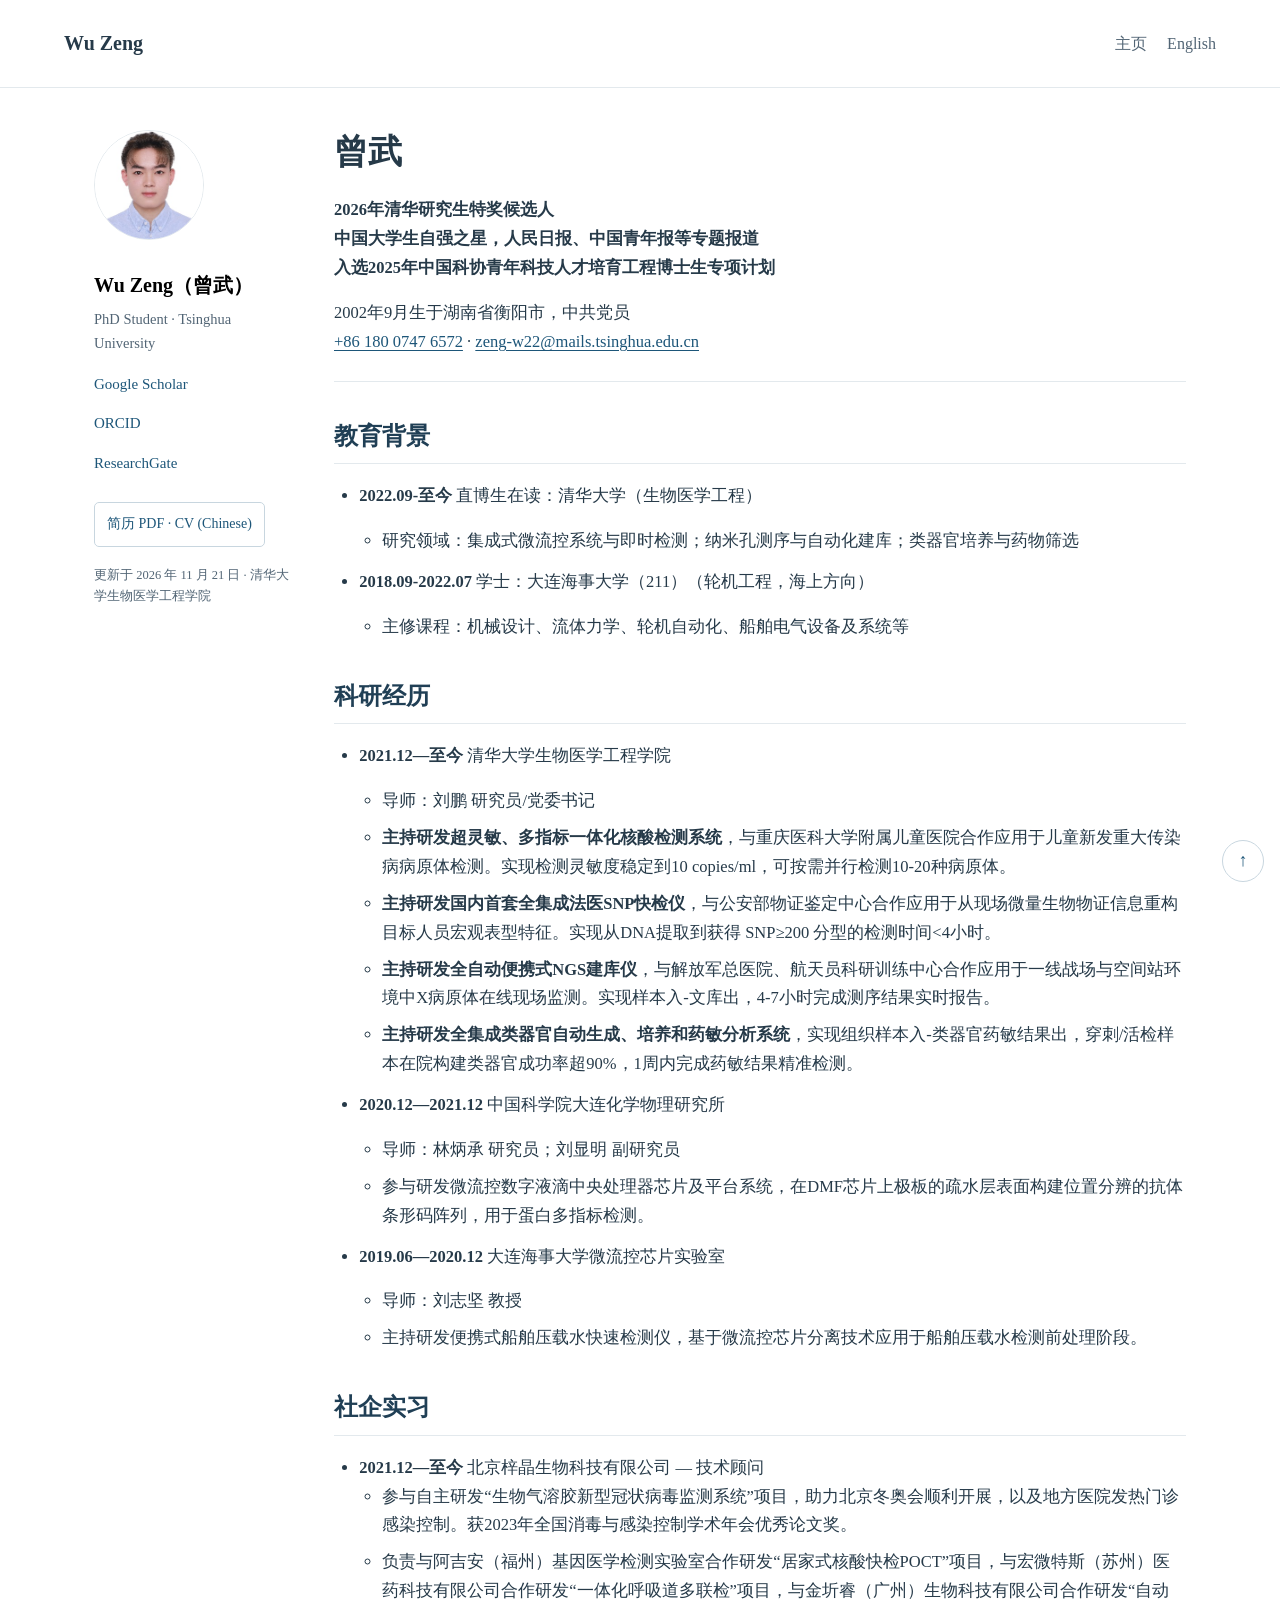
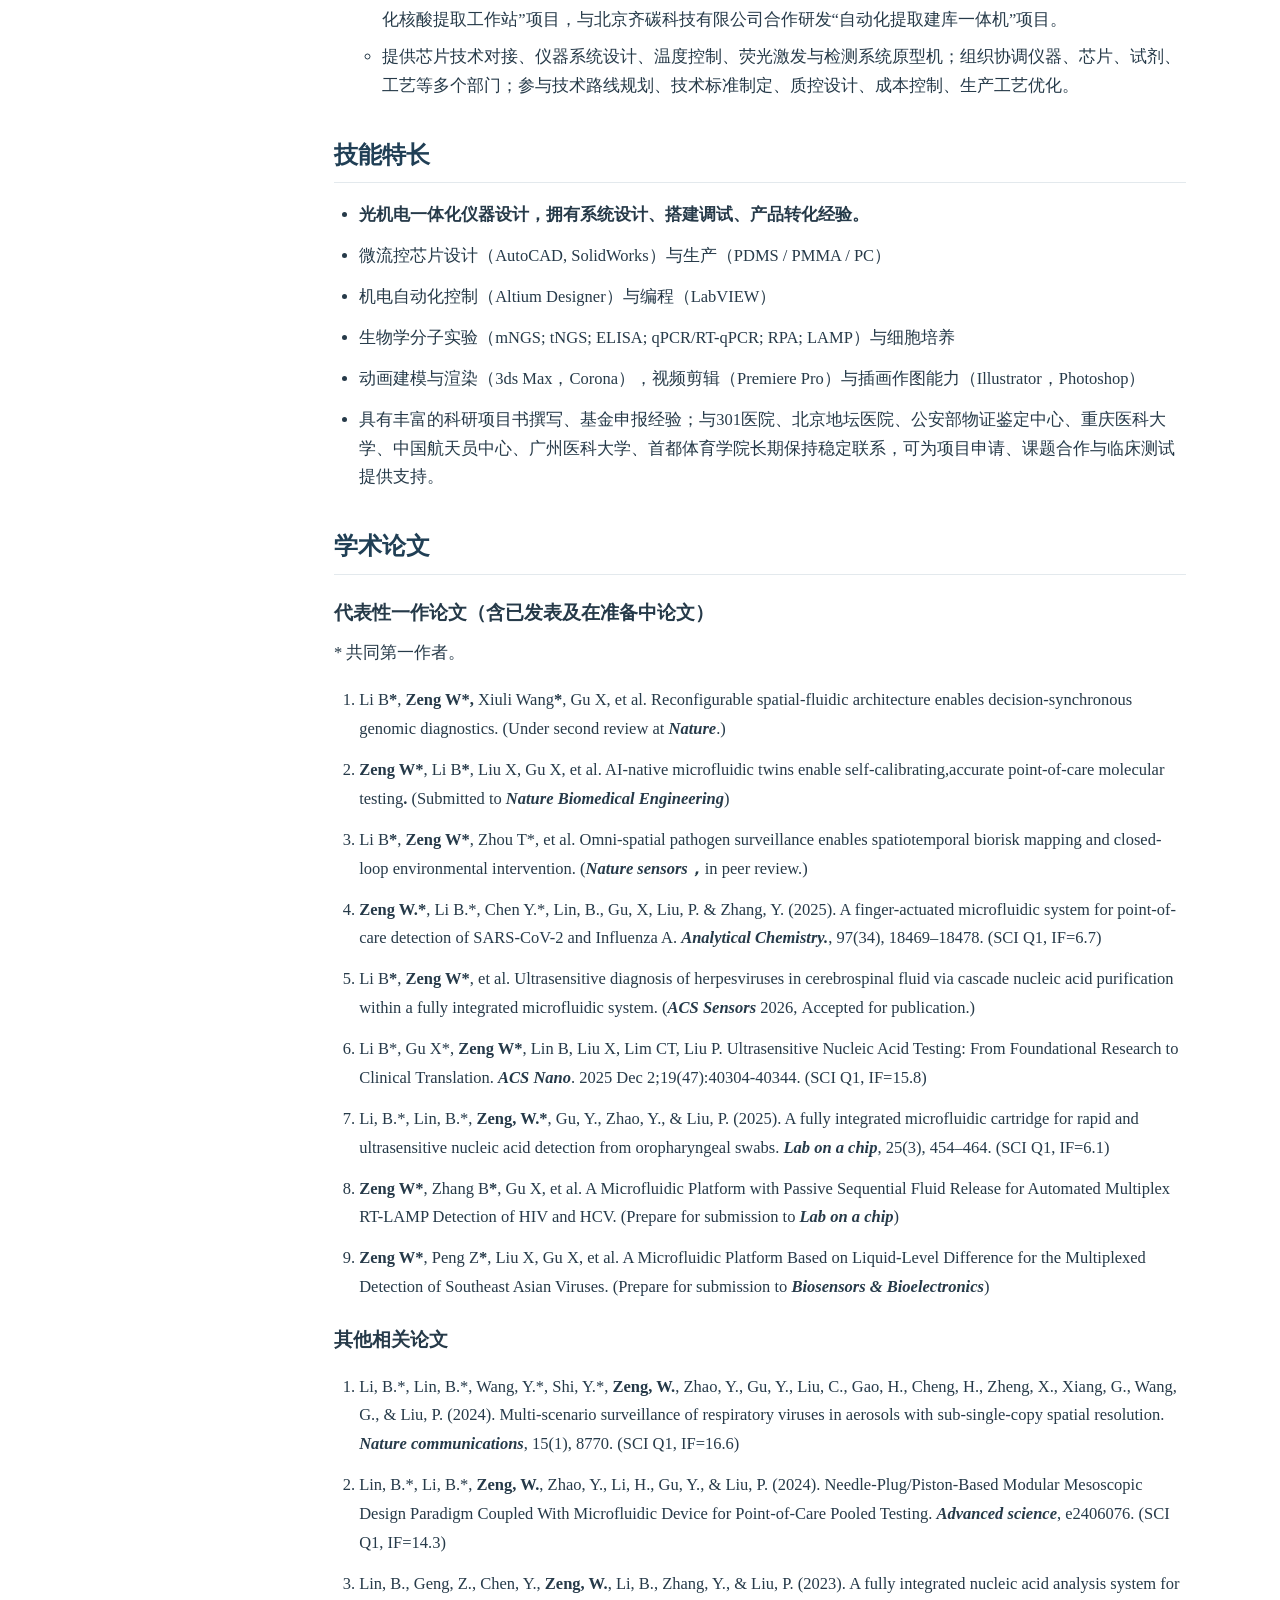
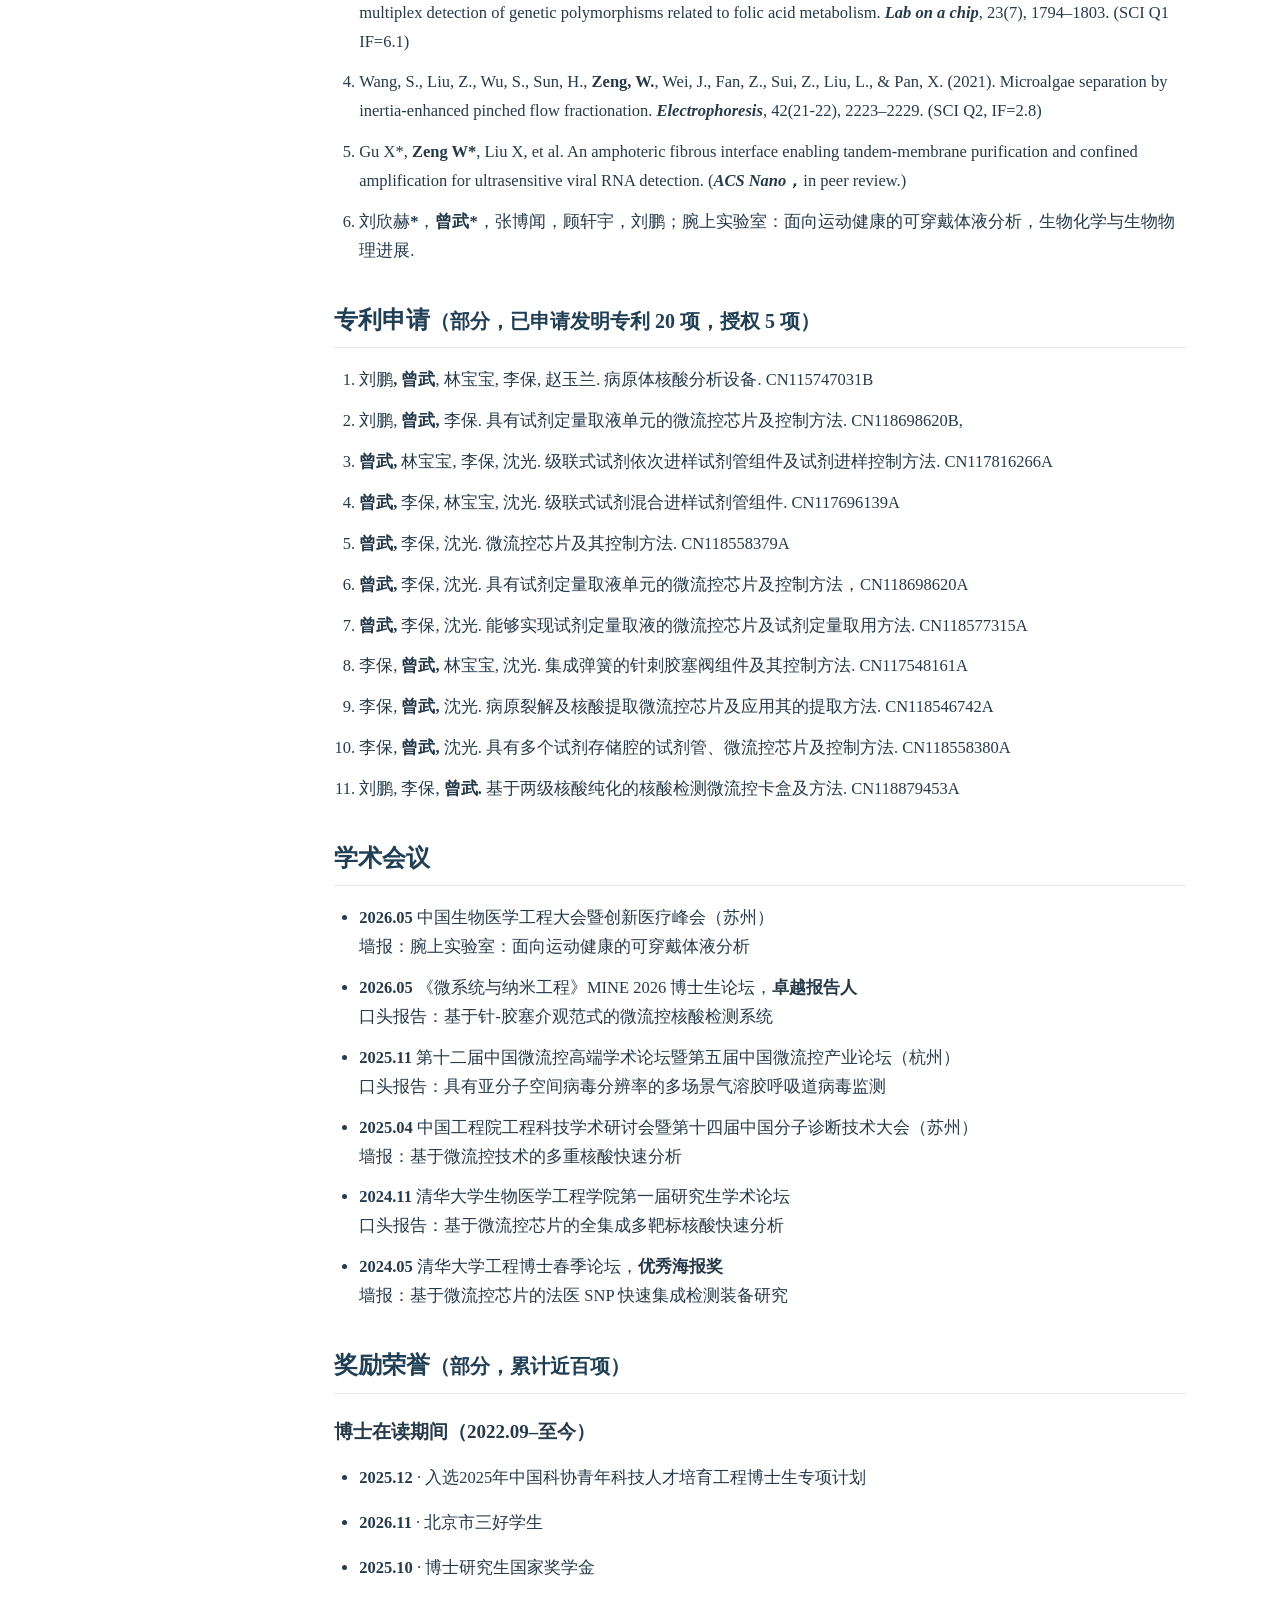
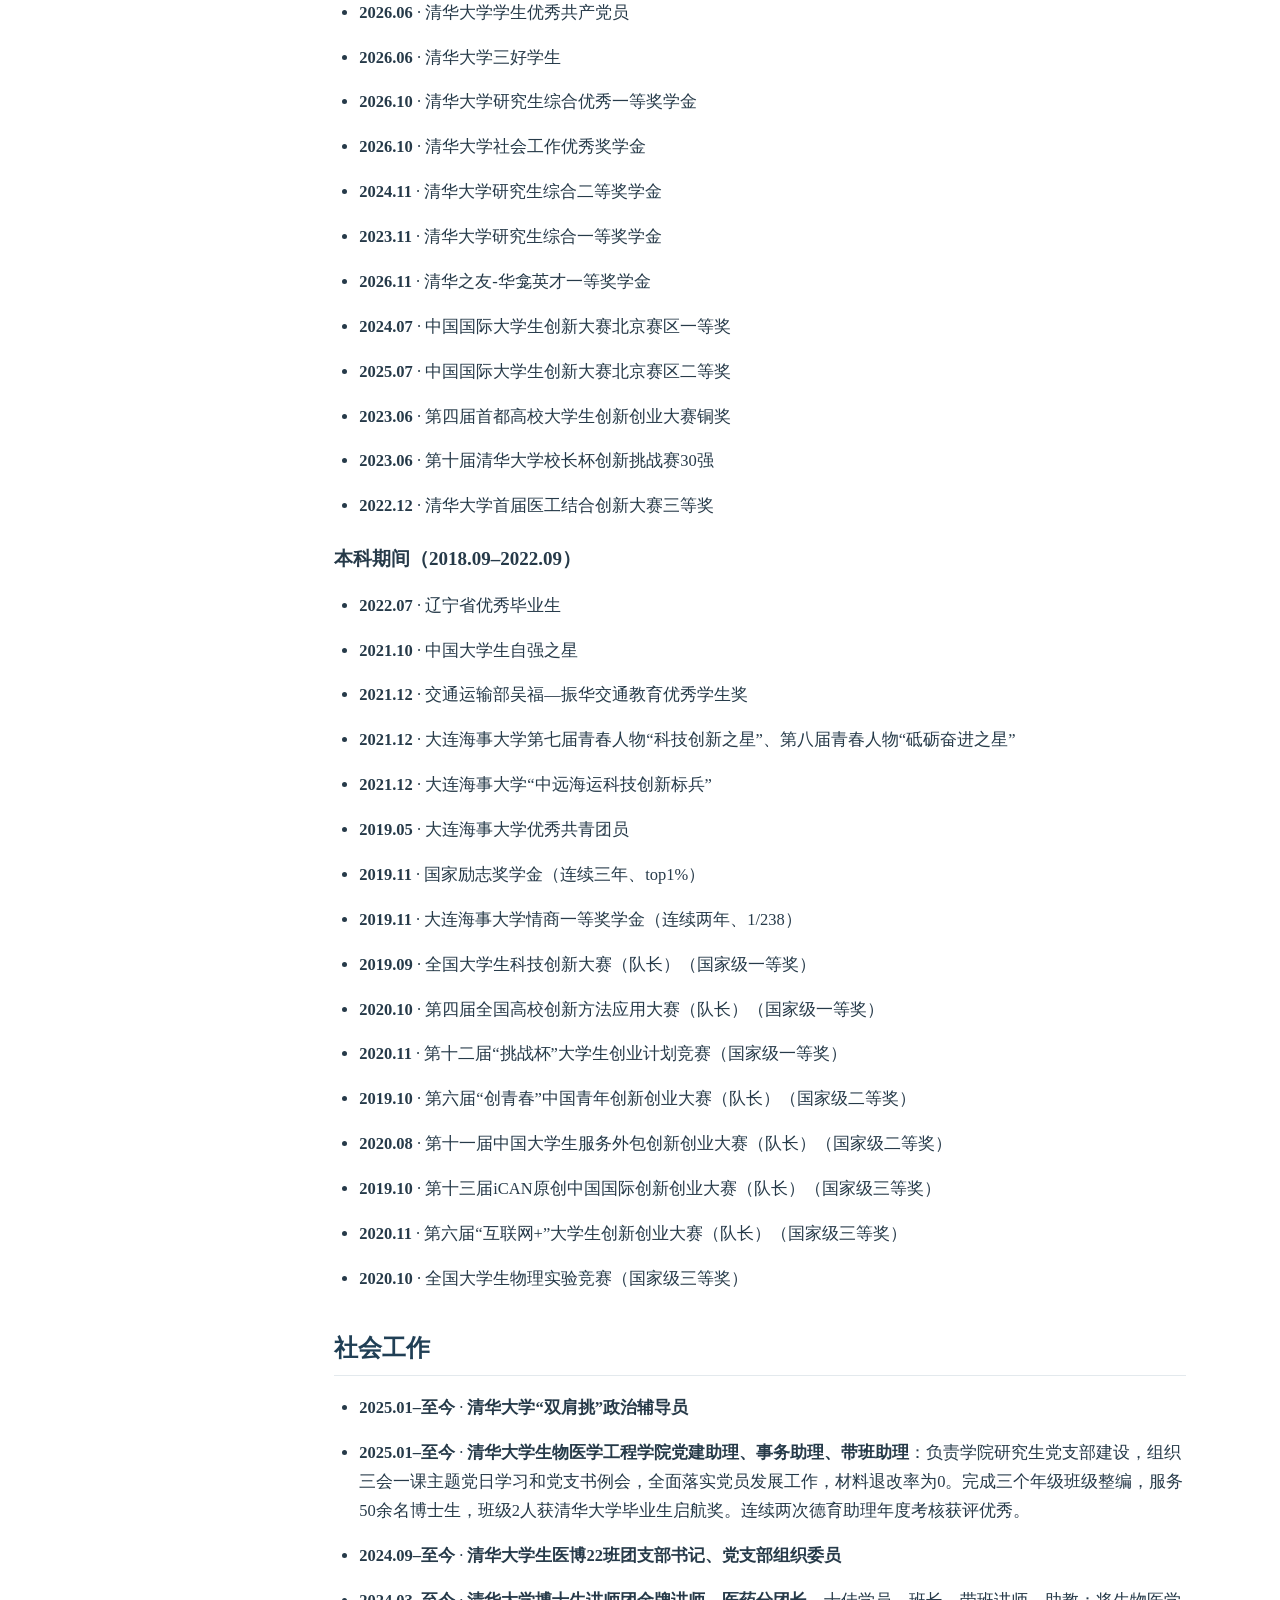
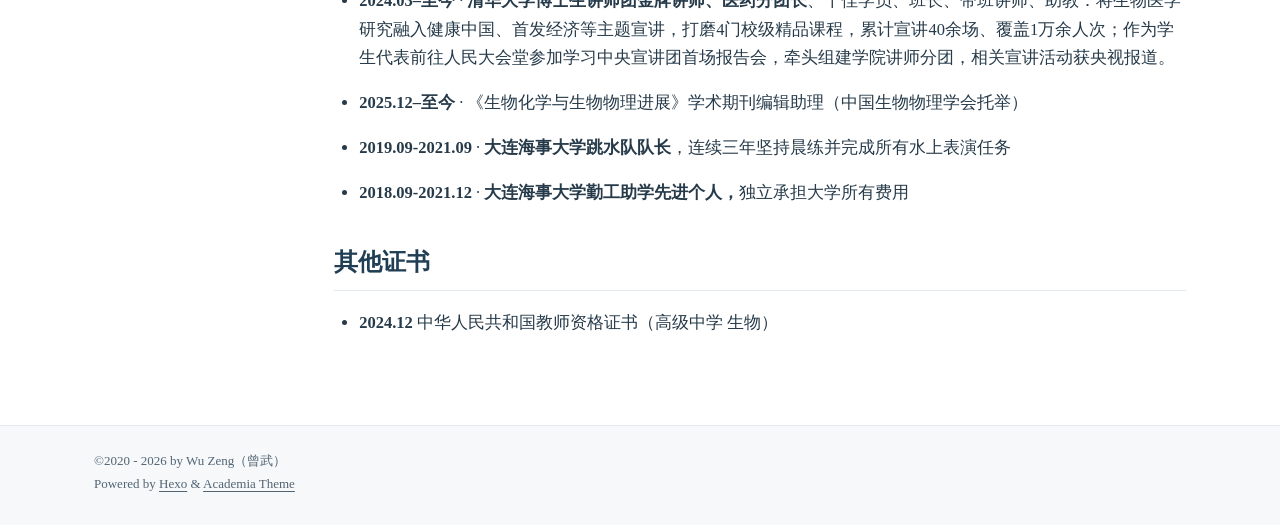
<file: zengwu/index.html>
<!DOCTYPE html><html lang="zh-CN"><head><meta charset="UTF-8"><meta http-equiv="X-UA-Compatible" content="IE=edge"><meta name="viewport" content="width=device-width, initial-scale=1"><title>曾武 Wu Zeng | 清华大学</title><meta name="author" content="Wu Zeng（曾武）"><meta name="description" content="曾武，清华大学生物医学工程直博生。研究领域包括集成式微流控系统、即时检测、纳米孔测序与自动化建库、类器官培养与药物筛选。"><meta name="theme-color" content="#233e55"><meta name="referrer" content="strict-origin-when-cross-origin"><link rel="canonical" href="https://zengwu.cc/"><link rel="alternate" hreflang="zh-CN" href="https://zengwu.cc/"><link rel="alternate" hreflang="en" href="https://zengwu.cc/About/"><meta property="og:type" content="profile"><meta property="og:title" content="曾武 Wu Zeng | 清华大学"><meta property="og:description" content="曾武，清华大学生物医学工程直博生。研究领域包括集成式微流控系统、即时检测、纳米孔测序与自动化建库、类器官培养与药物筛选。"><meta property="og:url" content="https://zengwu.cc/"><meta property="og:image" content="https://zengwu.cc/img/profile.png"><meta property="og:locale" content="zh_CN"><link rel="shortcut icon" href="/img/favicon.png"><link rel="stylesheet" href="/css/index.css"><link rel="stylesheet" href="/css/academic.css"></head><body id="top"><a class="skip-link" href="#main-content">跳至正文</a><header id="page_header"><div class="header_wrap"><div id="blog_name"><a class="blog_title" id="site-name" href="/">Wu Zeng</a></div><ul class="menus_items"><li class="menus_item"><a class="site-page" href="/"> 主页</a></li><li class="menus_item"><a class="site-page" href="/About/"> English</a></li></ul></div></header><main id="page_main"><div class="side-card sticky"><div class="card-wrap" itemscope itemtype="https://schema.org/Person"><div class="author-avatar"><img class="avatar-img" src="/img/profile.png" alt="曾武 Wu Zeng" width="110" height="110"></div><div class="author-discrip"><h3>Wu Zeng（曾武）</h3><p class="author-bio">PhD Student · Tsinghua University</p></div><div class="author-links"><ul class="social-links"><li><a class="e-social-link" href="https://scholar.google.com/citations?hl=zh-CN&amp;user=HeddSzEAAAAJ" target="_blank" rel="noopener noreferrer">Google Scholar</a></li><li><a class="e-social-link" href="https://orcid.org/0009-0006-3625-1698" target="_blank" rel="noopener noreferrer">ORCID</a></li><li><a class="e-social-link" href="https://www.researchgate.net/profile/Wu-Zeng-8?ev=hdr_xprf" target="_blank" rel="noopener noreferrer">ResearchGate</a></li></ul></div><a class="cv-links" href="/attaches/CV.pdf?v=8d23fd2a8f31" target="_blank" rel="noopener">简历 PDF · CV (Chinese)</a><p class="profile-updated">更新于 2026 年 11 月 21 日 · 清华大学生物医学工程学院</p></div></div><div class="page" id="main-content" itemscope itemtype="https://schema.org/CreativeWork"><article><h1 id="曾武"><a href="#曾武" class="headerlink" title="曾武"></a>曾武</h1><p><strong>2026年清华研究生特奖候选人</strong><br><strong>中国大学生自强之星，人民日报、中国青年报等专题报道</strong><br><strong>入选2025年中国科协青年科技人才培育工程博士生专项计划</strong></p>
<p>2002年9月生于湖南省衡阳市，中共党员<br><a href="tel:+8618007476572">+86 180 0747 6572</a> · <a href="mailto:&#122;&#x65;&#x6e;&#103;&#45;&#119;&#x32;&#x32;&#x40;&#x6d;&#x61;&#105;&#108;&#115;&#46;&#116;&#x73;&#105;&#x6e;&#103;&#104;&#x75;&#x61;&#46;&#101;&#x64;&#x75;&#x2e;&#x63;&#110;">zeng-w22@mails.tsinghua.edu.cn</a></p>
<hr>
<h2 id="教育背景"><a href="#教育背景" class="headerlink" title="教育背景"></a>教育背景</h2><ul>
<li><p><strong>2022.09-至今</strong>  直博生在读：清华大学（生物医学工程）  </p>
<ul>
<li>研究领域：集成式微流控系统与即时检测；纳米孔测序与自动化建库；类器官培养与药物筛选</li>
</ul>
</li>
<li><p><strong>2018.09-2022.07</strong>  学士：大连海事大学（211）（轮机工程，海上方向）  </p>
<ul>
<li>主修课程：机械设计、流体力学、轮机自动化、船舶电气设备及系统等</li>
</ul>
</li>
</ul>
<h2 id="科研经历"><a href="#科研经历" class="headerlink" title="科研经历"></a>科研经历</h2><ul>
<li><p><strong>2021.12—至今</strong>  清华大学生物医学工程学院  </p>
<ul>
<li>导师：刘鹏 研究员&#x2F;党委书记</li>
<li><strong>主持研发超灵敏、多指标一体化核酸检测系统</strong>，与重庆医科大学附属儿童医院合作应用于儿童新发重大传染病病原体检测。实现检测灵敏度稳定到10 copies&#x2F;ml，可按需并行检测10-20种病原体。</li>
<li><strong>主持研发国内首套全集成法医SNP快检仪</strong>，与公安部物证鉴定中心合作应用于从现场微量生物物证信息重构目标人员宏观表型特征。实现从DNA提取到获得 SNP≥200 分型的检测时间&lt;4小时。</li>
<li><strong>主持研发全自动便携式NGS建库仪</strong>，与解放军总医院、航天员科研训练中心合作应用于一线战场与空间站环境中X病原体在线现场监测。实现样本入-文库出，4-7小时完成测序结果实时报告。</li>
<li><strong>主持研发全集成类器官自动生成、培养和药敏分析系统</strong>，实现组织样本入-类器官药敏结果出，穿刺&#x2F;活检样本在院构建类器官成功率超90%，1周内完成药敏结果精准检测。</li>
</ul>
</li>
<li><p><strong>2020.12—2021.12</strong>  中国科学院大连化学物理研究所  </p>
<ul>
<li>导师：林炳承 研究员；刘显明 副研究员</li>
<li>参与研发微流控数字液滴中央处理器芯片及平台系统，在DMF芯片上极板的疏水层表面构建位置分辨的抗体条形码阵列，用于蛋白多指标检测。</li>
</ul>
</li>
<li><p><strong>2019.06—2020.12</strong>  大连海事大学微流控芯片实验室  </p>
<ul>
<li>导师：刘志坚 教授</li>
<li>主持研发便携式船舶压载水快速检测仪，基于微流控芯片分离技术应用于船舶压载水检测前处理阶段。</li>
</ul>
</li>
</ul>
<h2 id="社企实习"><a href="#社企实习" class="headerlink" title="社企实习"></a>社企实习</h2><ul>
<li><strong>2021.12—至今</strong>  北京梓晶生物科技有限公司 — 技术顾问<ul>
<li>参与自主研发“生物气溶胶新型冠状病毒监测系统”项目，助力北京冬奥会顺利开展，以及地方医院发热门诊感染控制。获2023年全国消毒与感染控制学术年会优秀论文奖。</li>
<li>负责与阿吉安（福州）基因医学检测实验室合作研发“居家式核酸快检POCT”项目，与宏微特斯（苏州）医药科技有限公司合作研发“一体化呼吸道多联检”项目，与金圻睿（广州）生物科技有限公司合作研发“自动化核酸提取工作站”项目，与北京齐碳科技有限公司合作研发“自动化提取建库一体机”项目。</li>
<li>提供芯片技术对接、仪器系统设计、温度控制、荧光激发与检测系统原型机；组织协调仪器、芯片、试剂、工艺等多个部门；参与技术路线规划、技术标准制定、质控设计、成本控制、生产工艺优化。</li>
</ul>
</li>
</ul>
<h2 id="技能特长"><a href="#技能特长" class="headerlink" title="技能特长"></a>技能特长</h2><ul>
<li><strong>光机电一体化仪器设计，拥有系统设计、搭建调试、产品转化经验。</strong></li>
<li>微流控芯片设计（AutoCAD, SolidWorks）与生产（PDMS &#x2F; PMMA &#x2F; PC）</li>
<li>机电自动化控制（Altium Designer）与编程（LabVIEW）</li>
<li>生物学分子实验（mNGS; tNGS; ELISA; qPCR&#x2F;RT-qPCR; RPA; LAMP）与细胞培养</li>
<li>动画建模与渲染（3ds Max，Corona），视频剪辑（Premiere Pro）与插画作图能力（Illustrator，Photoshop）</li>
<li>具有丰富的科研项目书撰写、基金申报经验；与301医院、北京地坛医院、公安部物证鉴定中心、重庆医科大学、中国航天员中心、广州医科大学、首都体育学院长期保持稳定联系，可为项目申请、课题合作与临床测试提供支持。</li>
</ul>
<h2 id="学术论文"><a href="#学术论文" class="headerlink" title="学术论文"></a>学术论文</h2><h3 id="代表性一作论文（含已发表及在准备中论文）"><a href="#代表性一作论文（含已发表及在准备中论文）" class="headerlink" title="代表性一作论文（含已发表及在准备中论文）"></a>代表性一作论文（含已发表及在准备中论文）</h3><p>&#42; 共同第一作者。</p>
<ol>
<li>Li B<strong>&#42;</strong>, <strong>Zeng W</strong><strong>&#42;</strong><strong>,</strong> Xiuli Wang<strong>&#42;</strong>, Gu X, et al. Reconfigurable spatial-fluidic architecture enables decision-synchronous genomic diagnostics. (Under second review at <strong><em>Nature</em></strong>.)</li>
<li><strong>Zeng W</strong><strong>&#42;</strong>, Li B<strong>&#42;</strong>, Liu X, Gu X, et al. AI-native microfluidic twins enable self-calibrating,accurate point-of-care molecular testing<strong>.</strong> (Submitted to<strong> </strong><strong><em>Nature Biomedical Engineering</em></strong>)</li>
<li>Li B<strong>&#42;</strong>, <strong>Zeng W</strong><strong>&#42;</strong>, Zhou T&#42;, et al. Omni-spatial pathogen surveillance enables spatiotemporal biorisk mapping and closed-loop environmental intervention. (<strong><em>Nature sensors，</em></strong>in peer review.)</li>
<li><strong>Zeng W</strong><strong>.</strong><strong>&#42;</strong>, Li B.&#42;, Chen Y.&#42;, Lin, B., Gu, X, Liu, P. &amp; Zhang, Y. (2025). A finger-actuated microfluidic system for point-of-care detection of SARS-CoV-2 and Influenza A. <strong><em>Analytical Chemistry</em></strong><strong><em>.</em></strong>, 97(34), 18469–18478. (SCI Q1, IF&#x3D;6.7)</li>
<li>Li B<strong>&#42;</strong>, <strong>Zeng W</strong><strong>&#42;</strong>, et al. Ultrasensitive diagnosis of herpesviruses in cerebrospinal fluid via cascade nucleic acid purification within a fully integrated microfluidic system. (<strong><em>ACS Sensors</em></strong><strong> </strong>2026,<strong> </strong>Accepted for publication.)</li>
<li>Li B&#42;, Gu X&#42;, <strong>Zeng W</strong><strong>&#42;</strong>, Lin B, Liu X, Lim CT, Liu P. Ultrasensitive Nucleic Acid Testing: From Foundational Research to Clinical Translation. <strong><em>ACS Nano</em></strong>. 2025 Dec 2;19(47):40304-40344. (SCI Q1, IF&#x3D;15.8)</li>
<li>Li, B.&#42;, Lin, B.&#42;, <strong>Zeng, W.&#42;</strong>, Gu, Y., Zhao, Y., &amp; Liu, P. (2025). A fully integrated microfluidic cartridge for rapid and ultrasensitive nucleic acid detection from oropharyngeal swabs.<strong><em> Lab on a chip</em></strong>, 25(3), 454–464. (SCI Q1, IF&#x3D;6.1)</li>
<li><strong>Zeng W</strong><strong>&#42;</strong>, Zhang B<strong>&#42;</strong>, Gu X, et al. A Microfluidic Platform with Passive Sequential Fluid Release for Automated Multiplex RT-LAMP Detection of HIV and HCV. (Prepare for submission to <strong><em>Lab on a chip</em></strong>)</li>
<li><strong>Zeng W</strong><strong>&#42;</strong>, Peng Z<strong>&#42;</strong>, Liu X, Gu X, et al. A Microfluidic Platform Based on Liquid-Level Difference for the Multiplexed Detection of Southeast Asian Viruses. (Prepare for submission to <strong><em>Biosensors &amp; Bioelectronics</em></strong>)</li>
</ol>
<h3 id="其他相关论文"><a href="#其他相关论文" class="headerlink" title="其他相关论文"></a>其他相关论文</h3><ol>
<li>Li, B.&#42;, Lin, B.&#42;, Wang, Y.&#42;, Shi, Y.&#42;, <strong>Zeng, W.</strong>, Zhao, Y., Gu, Y., Liu, C., Gao, H., Cheng, H., Zheng, X., Xiang, G., Wang, G., &amp; Liu, P. (2024). Multi-scenario surveillance of respiratory viruses in aerosols with sub-single-copy spatial resolution. <strong><em>Nature communications</em></strong>, 15(1), 8770. (SCI Q1, IF&#x3D;16.6)</li>
<li>Lin, B.&#42;, Li, B.&#42;, <strong>Zeng, W.</strong>, Zhao, Y., Li, H., Gu, Y., &amp; Liu, P. (2024). Needle-Plug&#x2F;Piston-Based Modular Mesoscopic Design Paradigm Coupled With Microfluidic Device for Point-of-Care Pooled Testing. <strong><em>Advanced science</em></strong>, e2406076. (SCI Q1, IF&#x3D;14.3)</li>
<li>Lin, B., Geng, Z., Chen, Y., <strong>Zeng, W.</strong>, Li, B., Zhang, Y., &amp; Liu, P. (2023). A fully integrated nucleic acid analysis system for multiplex detection of genetic polymorphisms related to folic acid metabolism. <strong><em>Lab on a chip</em></strong>, 23(7), 1794–1803. (SCI Q1 IF&#x3D;6.1)</li>
<li>Wang, S., Liu, Z., Wu, S., Sun, H., <strong>Zeng, W.</strong>, Wei, J., Fan, Z., Sui, Z., Liu, L., &amp; Pan, X. (2021). Microalgae separation by inertia-enhanced pinched flow fractionation. <strong><em>Electrophoresis</em></strong>, 42(21-22), 2223–2229. (SCI Q2, IF&#x3D;2.8)</li>
<li>Gu X&#42;, <strong>Zeng W</strong><strong>&#42;</strong>, Liu X, et al. An amphoteric fibrous interface enabling tandem-membrane purification and confined amplification for ultrasensitive viral RNA detection. (<strong><em>ACS Nano</em></strong><strong><em>，</em></strong>in peer review.)</li>
<li>刘欣赫<strong>&#42;</strong>，<strong>曾武</strong><strong>&#42;</strong>，张博闻，顾轩宇，刘鹏；腕上实验室：面向运动健康的可穿戴体液分析，生物化学与生物物理进展.</li>
</ol>
<h2 id="专利申请"><a href="#专利申请" class="headerlink" title="专利申请"></a>专利申请<small>（部分，已申请发明专利 20 项，授权 5 项）</small></h2>

<ol>
<li>刘鹏<strong>, 曾武</strong>, 林宝宝, 李保, 赵玉兰. 病原体核酸分析设备. CN115747031B</li>
<li>刘鹏, <strong>曾武,</strong> 李保. 具有试剂定量取液单元的微流控芯片及控制方法. CN118698620B,</li>
<li><strong>曾武, </strong>林宝宝, 李保, 沈光. 级联式试剂依次进样试剂管组件及试剂进样控制方法. CN117816266A</li>
<li><strong>曾武, </strong>李保, 林宝宝, 沈光. 级联式试剂混合进样试剂管组件. CN117696139A</li>
<li><strong>曾武, </strong>李保, 沈光. 微流控芯片及其控制方法. CN118558379A</li>
<li><strong>曾武, </strong>李保, 沈光. 具有试剂定量取液单元的微流控芯片及控制方法，CN118698620A</li>
<li><strong>曾武, </strong>李保, 沈光. 能够实现试剂定量取液的微流控芯片及试剂定量取用方法. CN118577315A</li>
<li>李保, <strong>曾武, </strong>林宝宝, 沈光. 集成弹簧的针刺胶塞阀组件及其控制方法. CN117548161A</li>
<li>李保, <strong>曾武,</strong> 沈光. 病原裂解及核酸提取微流控芯片及应用其的提取方法. CN118546742A</li>
<li>李保, <strong>曾武,</strong> 沈光. 具有多个试剂存储腔的试剂管、微流控芯片及控制方法. CN118558380A</li>
<li>刘鹏, 李保, <strong>曾武.</strong> 基于两级核酸纯化的核酸检测微流控卡盒及方法. CN118879453A</li>
</ol>
<h2 id="学术会议"><a href="#学术会议" class="headerlink" title="学术会议"></a>学术会议</h2><ul>
<li><strong>2026.05</strong> 中国生物医学工程大会暨创新医疗峰会（苏州）<br>墙报：腕上实验室：面向运动健康的可穿戴体液分析</li>
<li><strong>2026.05</strong> 《微系统与纳米工程》MINE 2026 博士生论坛，<strong>卓越报告人</strong><br>口头报告：基于针-胶塞介观范式的微流控核酸检测系统</li>
<li><strong>2025.11</strong> 第十二届中国微流控高端学术论坛暨第五届中国微流控产业论坛（杭州）<br>口头报告：具有亚分子空间病毒分辨率的多场景气溶胶呼吸道病毒监测</li>
<li><strong>2025.04</strong> 中国工程院工程科技学术研讨会暨第十四届中国分子诊断技术大会（苏州）<br>墙报：基于微流控技术的多重核酸快速分析</li>
<li><strong>2024.11</strong> 清华大学生物医学工程学院第一届研究生学术论坛<br>口头报告：基于微流控芯片的全集成多靶标核酸快速分析</li>
<li><strong>2024.05</strong> 清华大学工程博士春季论坛，<strong>优秀海报奖</strong><br>墙报：基于微流控芯片的法医 SNP 快速集成检测装备研究</li>
</ul>
<h2 id="奖励荣誉"><a href="#奖励荣誉" class="headerlink" title="奖励荣誉"></a>奖励荣誉<small>（部分，累计近百项）</small></h2>

<h3 id="博士在读期间（2022-09–至今）"><a href="#博士在读期间（2022-09–至今）" class="headerlink" title="博士在读期间（2022.09–至今）"></a>博士在读期间（2022.09–至今）</h3><ul>
<li><p><strong>2025.12</strong> · 入选2025年中国科协青年科技人才培育工程博士生专项计划</p>
</li>
<li><p><strong>2026.11</strong> · 北京市三好学生</p>
</li>
<li><p><strong>2025.10</strong> · 博士研究生国家奖学金</p>
</li>
<li><p><strong>2026.06</strong> · 清华大学学生优秀共产党员</p>
</li>
<li><p><strong>2026.06</strong> · 清华大学三好学生</p>
</li>
<li><p><strong>2026.10</strong> · 清华大学研究生综合优秀一等奖学金</p>
</li>
<li><p><strong>2026.10</strong> · 清华大学社会工作优秀奖学金</p>
</li>
<li><p><strong>2024.11</strong> · 清华大学研究生综合二等奖学金</p>
</li>
<li><p><strong>2023.11</strong> · 清华大学研究生综合一等奖学金</p>
</li>
<li><p><strong>2026.11</strong> · 清华之友-华龛英才一等奖学金</p>
</li>
<li><p><strong>2024.07</strong> · 中国国际大学生创新大赛北京赛区一等奖</p>
</li>
<li><p><strong>2025.07</strong> · 中国国际大学生创新大赛北京赛区二等奖</p>
</li>
<li><p><strong>2023.06</strong> · 第四届首都高校大学生创新创业大赛铜奖</p>
</li>
<li><p><strong>2023.06</strong> · 第十届清华大学校长杯创新挑战赛30强</p>
</li>
<li><p><strong>2022.12</strong> · 清华大学首届医工结合创新大赛三等奖</p>
</li>
</ul>
<h3 id="本科期间（2018-09–2022-09）"><a href="#本科期间（2018-09–2022-09）" class="headerlink" title="本科期间（2018.09–2022.09）"></a>本科期间（2018.09–2022.09）</h3><ul>
<li><p><strong>2022.07</strong> · 辽宁省优秀毕业生</p>
</li>
<li><p><strong>2021.10</strong> · 中国大学生自强之星</p>
</li>
<li><p><strong>2021.12</strong> · 交通运输部吴福—振华交通教育优秀学生奖</p>
</li>
<li><p><strong>2021.12</strong> · 大连海事大学第七届青春人物“科技创新之星”、第八届青春人物“砥砺奋进之星”</p>
</li>
<li><p><strong>2021.12</strong> · 大连海事大学“中远海运科技创新标兵”</p>
</li>
<li><p><strong>2019.05</strong> · 大连海事大学优秀共青团员</p>
</li>
<li><p><strong>2019.11</strong> · 国家励志奖学金（连续三年、top1%）</p>
</li>
<li><p><strong>2019.11</strong> · 大连海事大学情商一等奖学金（连续两年、1&#x2F;238）</p>
</li>
<li><p><strong>2019.09</strong> · 全国大学生科技创新大赛（队长）（国家级一等奖）</p>
</li>
<li><p><strong>2020.10</strong> · 第四届全国高校创新方法应用大赛（队长）（国家级一等奖）</p>
</li>
<li><p><strong>2020.11</strong> · 第十二届“挑战杯”大学生创业计划竞赛（国家级一等奖）</p>
</li>
<li><p><strong>2019.10</strong> · 第六届“创青春”中国青年创新创业大赛（队长）（国家级二等奖）</p>
</li>
<li><p><strong>2020.08</strong> · 第十一届中国大学生服务外包创新创业大赛（队长）（国家级二等奖）</p>
</li>
<li><p><strong>2019.10</strong> · 第十三届iCAN原创中国国际创新创业大赛（队长）（国家级三等奖）</p>
</li>
<li><p><strong>2020.11</strong> · 第六届“互联网+”大学生创新创业大赛（队长）（国家级三等奖）</p>
</li>
<li><p><strong>2020.10</strong> · 全国大学生物理实验竞赛（国家级三等奖）</p>
</li>
</ul>
<h2 id="社会工作"><a href="#社会工作" class="headerlink" title="社会工作"></a>社会工作</h2><ul>
<li><p><strong>2025.01–至今</strong> · <strong>清华大学“双肩挑”政治辅导员</strong></p>
</li>
<li><p><strong>2025.01–至今</strong> · <strong>清华大学生物医学工程学院党建助理、事务助理、带班助理</strong>：负责学院研究生党支部建设，组织三会一课主题党日学习和党支书例会，全面落实党员发展工作，材料退改率为0。完成三个年级班级整编，服务50余名博士生，班级2人获清华大学毕业生启航奖。连续两次德育助理年度考核获评优秀。</p>
</li>
<li><p><strong>2024.09–至今</strong> · <strong>清华大学生医博22班团支部书记、党支部组织委员</strong></p>
</li>
<li><p><strong>2024.03–至今</strong> · <strong>清华大学博士生讲师团金牌讲师、医药分团长</strong>、十佳学员、班长、带班讲师、助教：将生物医学研究融入健康中国、首发经济等主题宣讲，打磨4门校级精品课程，累计宣讲40余场、覆盖1万余人次；作为学生代表前往人民大会堂参加学习中央宣讲团首场报告会，牵头组建学院讲师分团，相关宣讲活动获央视报道。</p>
</li>
<li><p><strong>2025.12–至今</strong> · 《生物化学与生物物理进展》学术期刊编辑助理（中国生物物理学会托举）</p>
</li>
<li><p><strong>2019.09-2021.09</strong> · <strong>大连海事大学跳水队队长</strong>，连续三年坚持晨练并完成所有水上表演任务</p>
</li>
<li><p><strong>2018.09-2021.12</strong> · <strong>大连海事大学勤工助学先进个人，</strong>独立承担大学所有费用</p>
</li>
</ul>
<h2 id="其他证书"><a href="#其他证书" class="headerlink" title="其他证书"></a>其他证书</h2><ul>
<li><strong>2024.12</strong> 中华人民共和国教师资格证书（高级中学 生物）</li>
</ul>
</article></div></main><a class="back-to-top" href="#top" aria-label="回到顶部">↑</a><footer id="page_footer"><div class="footer_wrap"><div class="copyright">&copy;2020 - 2026 by Wu Zeng（曾武）</div><div class="theme-info">Powered by <a target="_blank" href="https://hexo.io" rel="nofollow noopener">Hexo</a> & <a target="_blank" href="https://github.com/PhosphorW/hexo-theme-academia" rel="nofollow noopener">Academia Theme</a></div></div></footer></body></html>
</file>
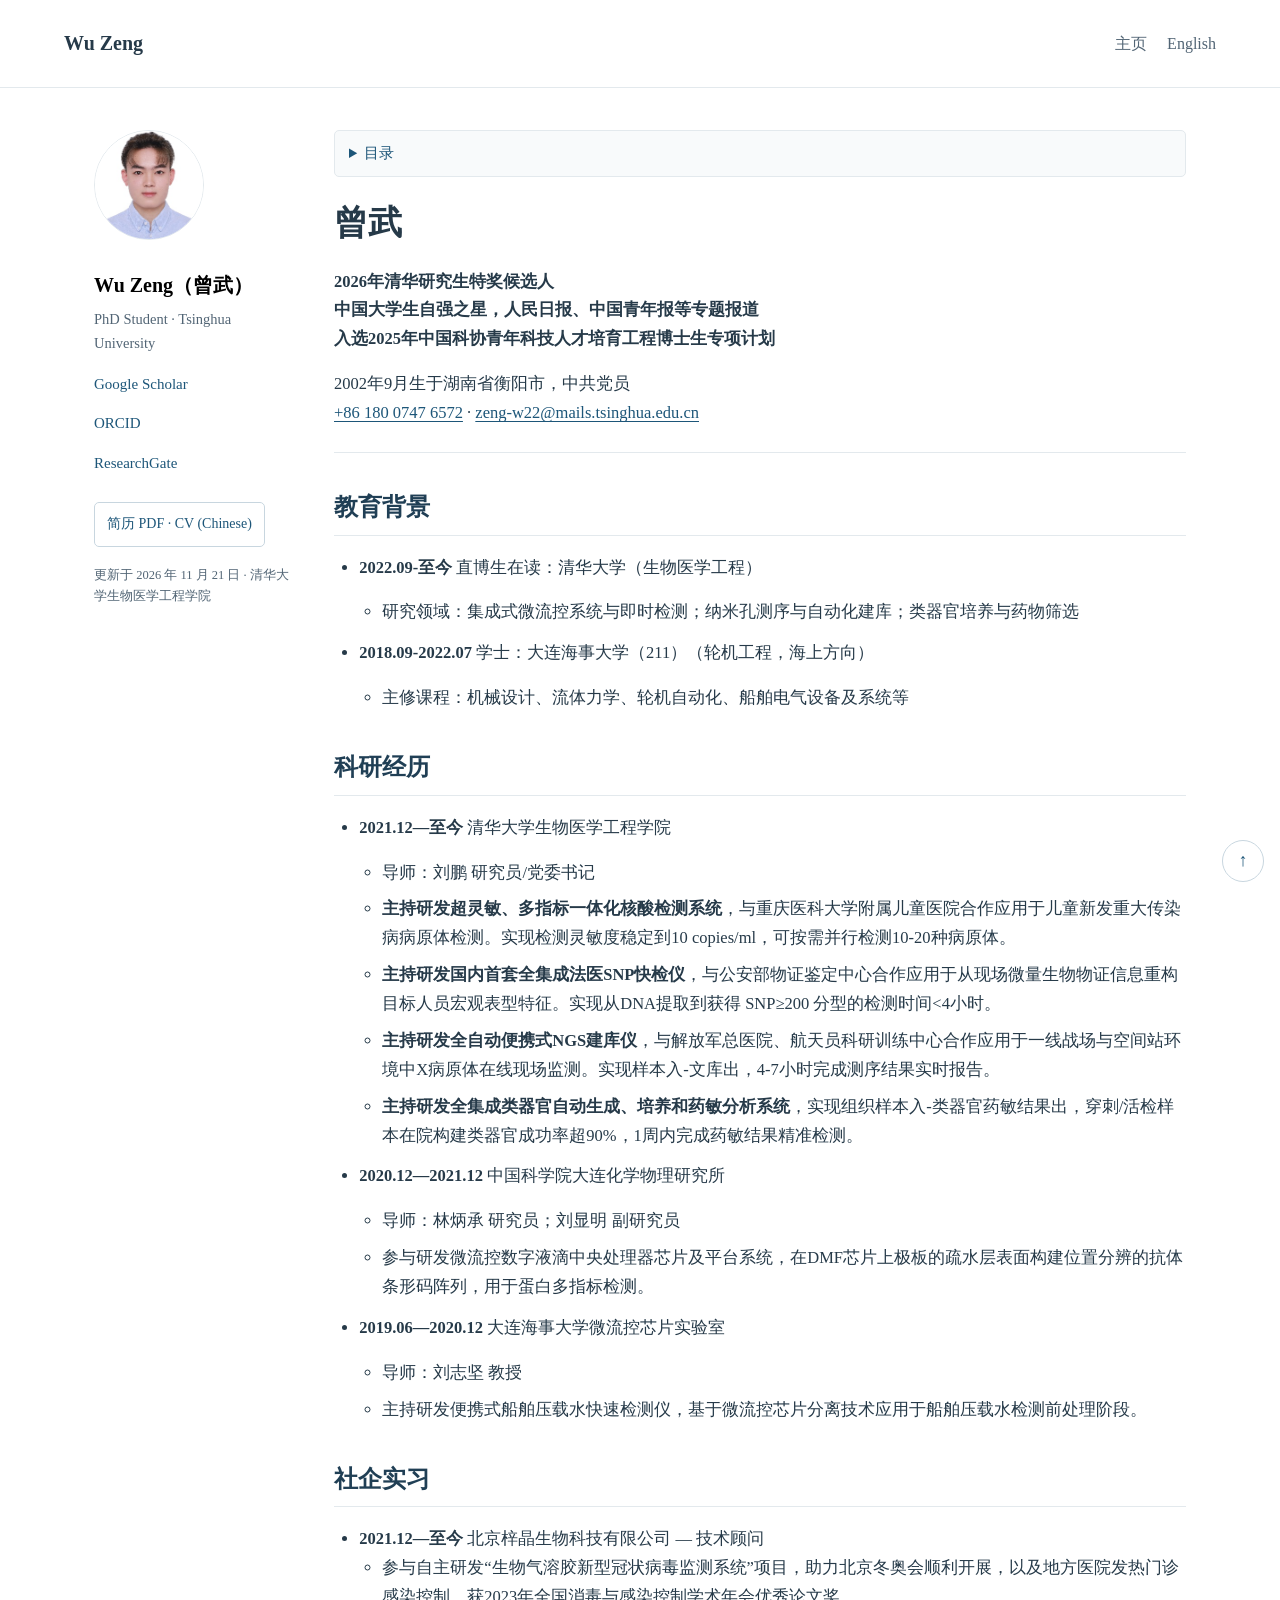
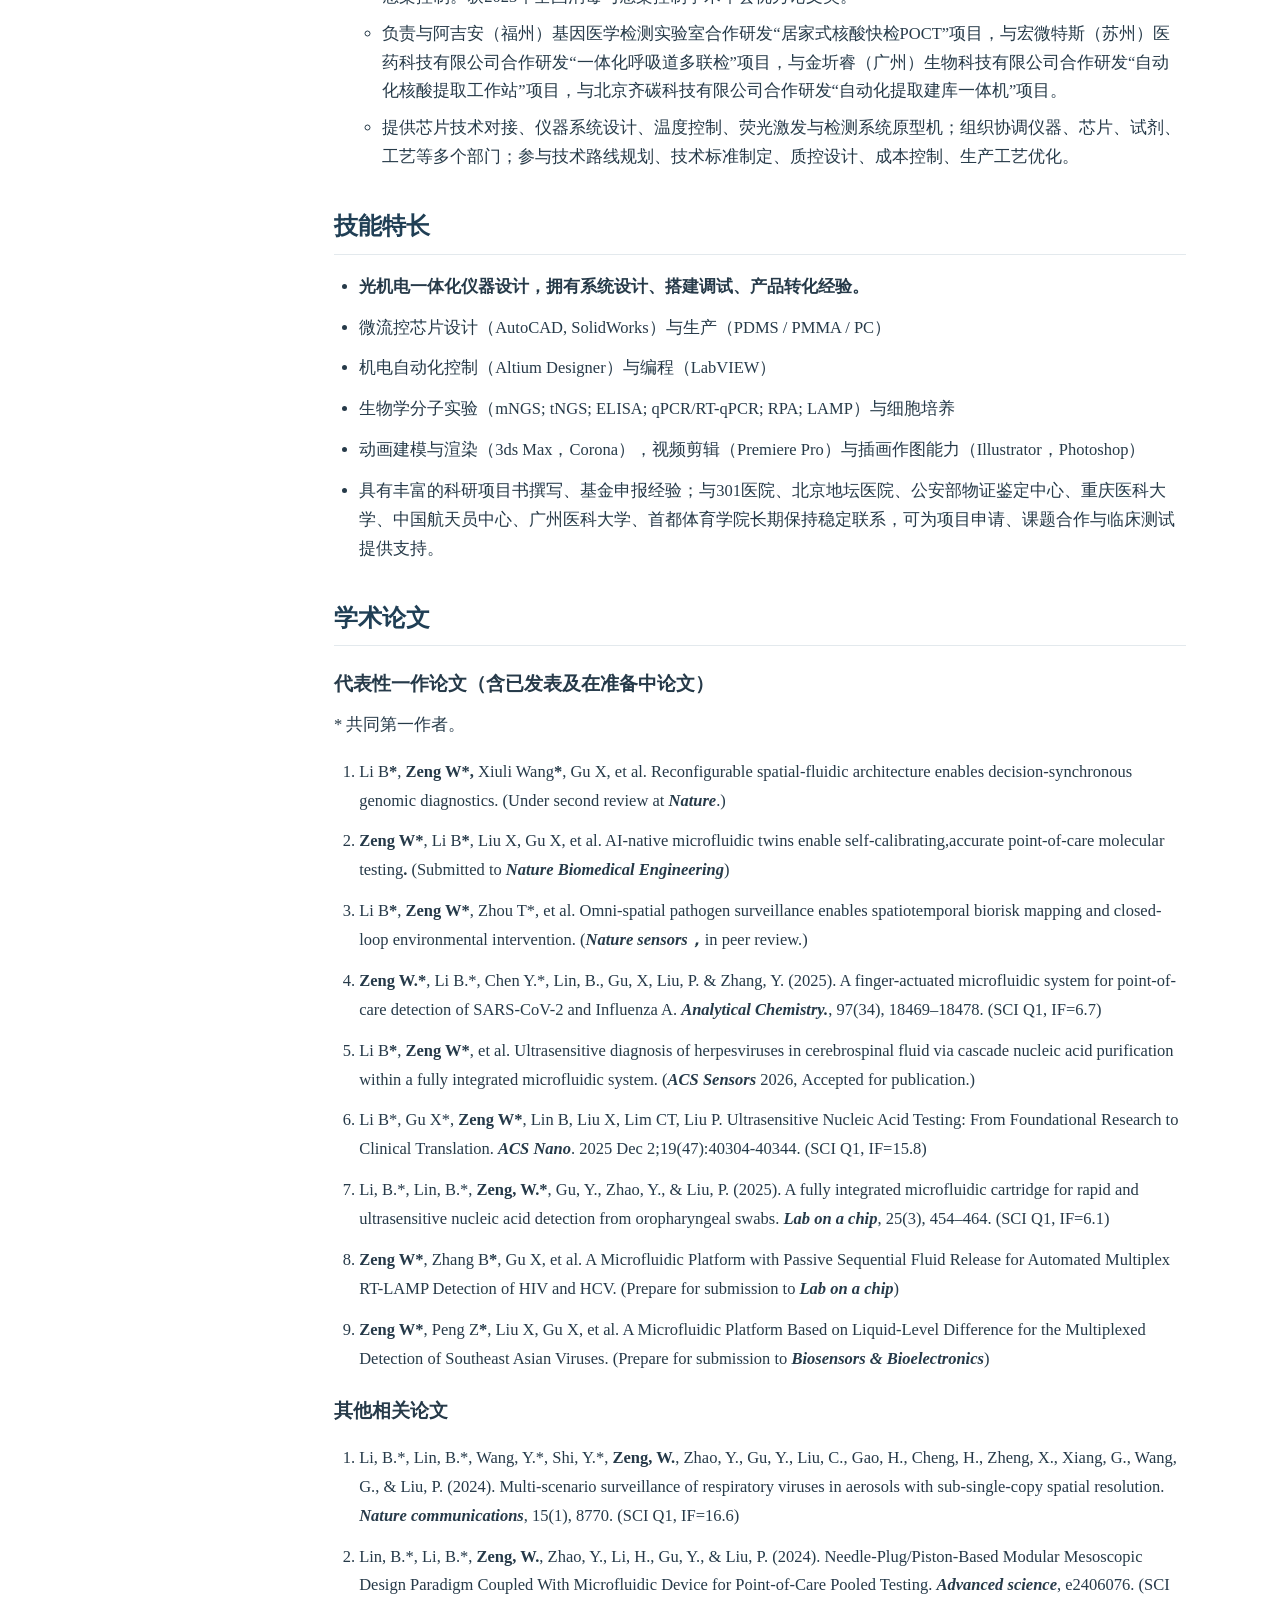
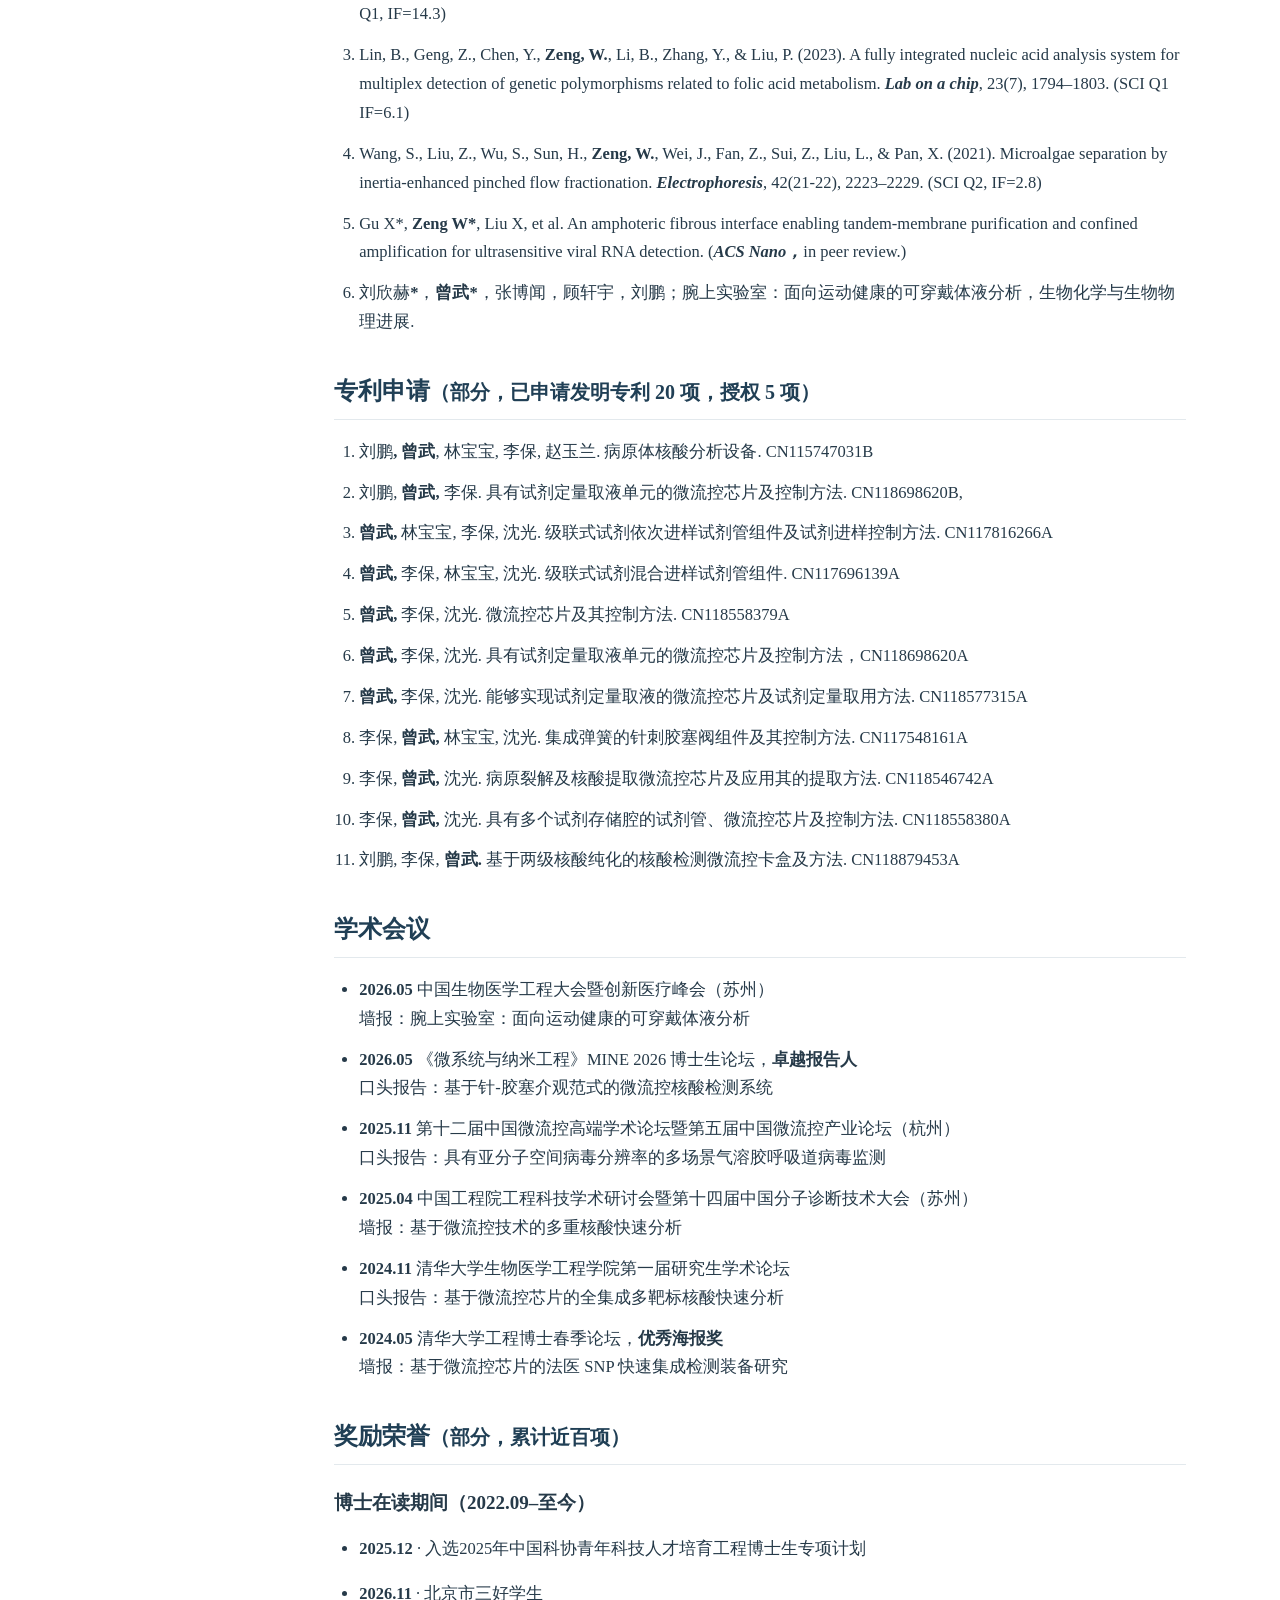
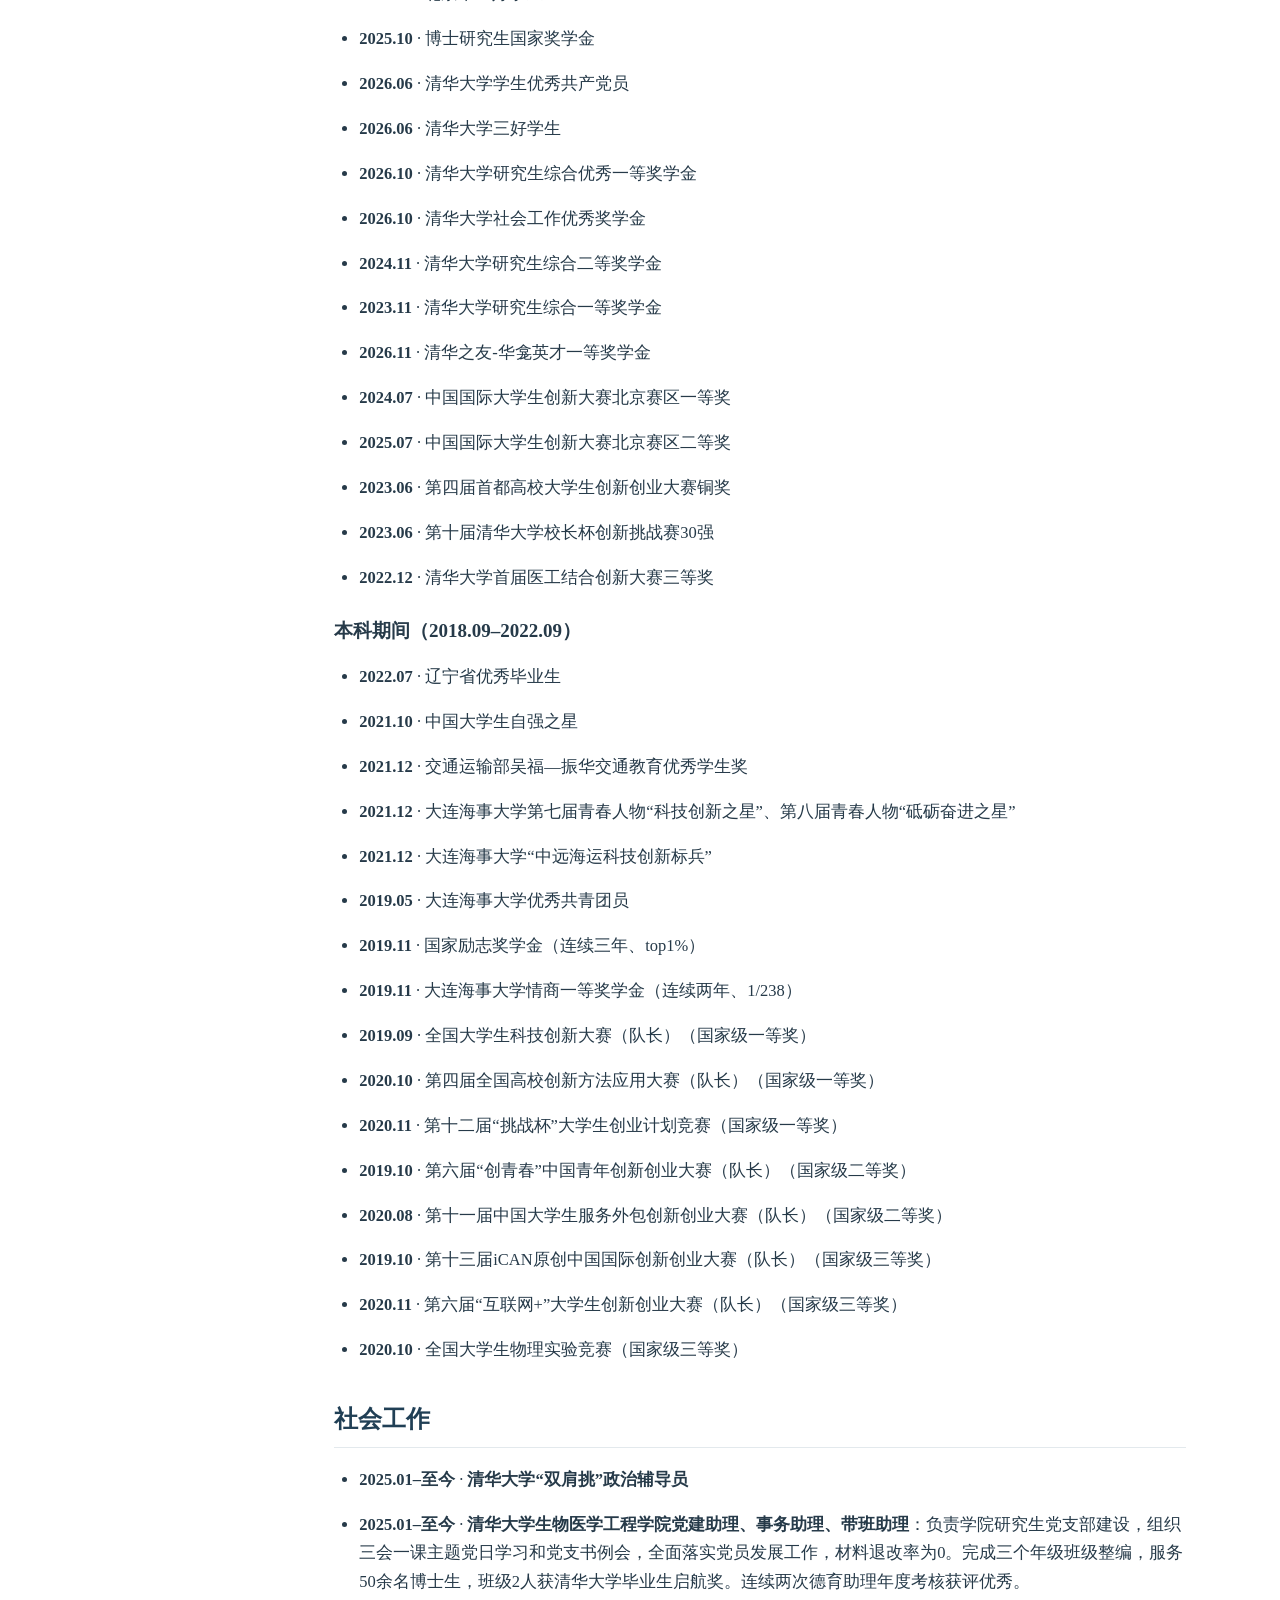
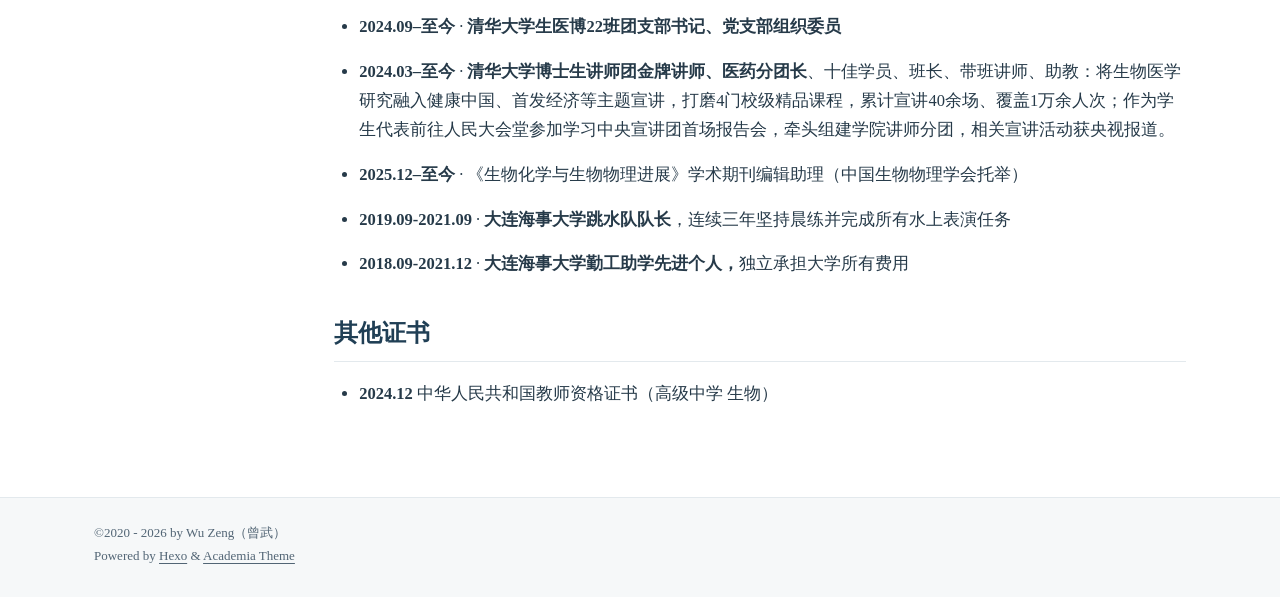
<file: archives/2026/index.html>
<!DOCTYPE html><html lang="zh-CN"><head><meta charset="UTF-8"><meta http-equiv="X-UA-Compatible" content="IE=edge"><meta name="viewport" content="width=device-width, initial-scale=1"><title>曾武 Wu Zeng | 清华大学</title><meta name="author" content="Wu Zeng（曾武）"><meta name="description" content="曾武，清华大学生物医学工程直博生。研究领域包括集成式微流控系统、即时检测、纳米孔测序与自动化建库、类器官培养与药物筛选。"><meta name="theme-color" content="#233e55"><meta name="referrer" content="strict-origin-when-cross-origin"><link rel="canonical" href="https://zengwu.cc/archives/2026/index.html"><link rel="alternate" hreflang="zh-CN" href="https://zengwu.cc/"><link rel="alternate" hreflang="en" href="https://zengwu.cc/About/"><meta property="og:type" content="profile"><meta property="og:title" content="曾武 Wu Zeng | 清华大学"><meta property="og:description" content="曾武，清华大学生物医学工程直博生。研究领域包括集成式微流控系统、即时检测、纳米孔测序与自动化建库、类器官培养与药物筛选。"><meta property="og:url" content="https://zengwu.cc/archives/2026/index.html"><meta property="og:image" content="https://zengwu.cc/img/profile.png"><meta property="og:locale" content="zh_CN"><link rel="shortcut icon" href="/img/favicon.png"><link rel="stylesheet" href="/css/index.css"><link rel="stylesheet" href="/css/academic.css"></head><body id="top"><a class="skip-link" href="#main-content">跳至正文</a><header id="page_header"><div class="header_wrap"><div id="blog_name"><a class="blog_title" id="site-name" href="/">Wu Zeng</a></div><ul class="menus_items"><li class="menus_item"><a class="site-page" href="/"> 主页</a></li><li class="menus_item"><a class="site-page" href="/About/"> English</a></li></ul></div></header><main id="page_main"><div class="side-card sticky"><div class="card-wrap" itemscope itemtype="https://schema.org/Person"><div class="author-avatar"><img class="avatar-img" src="/img/profile.png" alt="曾武 Wu Zeng" width="110" height="110"></div><div class="author-discrip"><h3>Wu Zeng（曾武）</h3><p class="author-bio">PhD Student · Tsinghua University</p></div><div class="author-links"><ul class="social-links"><li><a class="e-social-link" href="https://scholar.google.com/citations?hl=zh-CN&amp;user=HeddSzEAAAAJ" target="_blank" rel="noopener noreferrer">Google Scholar</a></li><li><a class="e-social-link" href="https://orcid.org/0009-0006-3625-1698" target="_blank" rel="noopener noreferrer">ORCID</a></li><li><a class="e-social-link" href="https://www.researchgate.net/profile/Wu-Zeng-8?ev=hdr_xprf" target="_blank" rel="noopener noreferrer">ResearchGate</a></li></ul></div><a class="cv-links" href="/attaches/CV.pdf?v=8d23fd2a8f31" target="_blank" rel="noopener">简历 PDF · CV (Chinese)</a><p class="profile-updated">更新于 2026 年 11 月 21 日 · 清华大学生物医学工程学院</p></div></div><div class="page" id="main-content" itemscope itemtype="https://schema.org/CreativeWork"><details class="page-toc"><summary>目录</summary><nav aria-label="页面目录"><ol class="toc"><li class="toc-item toc-level-1"><a class="toc-link" href="#%E6%9B%BE%E6%AD%A6"><span class="toc-text">曾武</span></a><ol class="toc-child"><li class="toc-item toc-level-2"><a class="toc-link" href="#%E6%95%99%E8%82%B2%E8%83%8C%E6%99%AF"><span class="toc-text">教育背景</span></a></li><li class="toc-item toc-level-2"><a class="toc-link" href="#%E7%A7%91%E7%A0%94%E7%BB%8F%E5%8E%86"><span class="toc-text">科研经历</span></a></li><li class="toc-item toc-level-2"><a class="toc-link" href="#%E7%A4%BE%E4%BC%81%E5%AE%9E%E4%B9%A0"><span class="toc-text">社企实习</span></a></li><li class="toc-item toc-level-2"><a class="toc-link" href="#%E6%8A%80%E8%83%BD%E7%89%B9%E9%95%BF"><span class="toc-text">技能特长</span></a></li><li class="toc-item toc-level-2"><a class="toc-link" href="#%E5%AD%A6%E6%9C%AF%E8%AE%BA%E6%96%87"><span class="toc-text">学术论文</span></a></li><li class="toc-item toc-level-2"><a class="toc-link" href="#%E4%B8%93%E5%88%A9%E7%94%B3%E8%AF%B7"><span class="toc-text">专利申请（部分，已申请发明专利 20 项，授权 5 项）</span></a></li><li class="toc-item toc-level-2"><a class="toc-link" href="#%E5%AD%A6%E6%9C%AF%E4%BC%9A%E8%AE%AE"><span class="toc-text">学术会议</span></a></li><li class="toc-item toc-level-2"><a class="toc-link" href="#%E5%A5%96%E5%8A%B1%E8%8D%A3%E8%AA%89"><span class="toc-text">奖励荣誉（部分，累计近百项）</span></a></li><li class="toc-item toc-level-2"><a class="toc-link" href="#%E7%A4%BE%E4%BC%9A%E5%B7%A5%E4%BD%9C"><span class="toc-text">社会工作</span></a></li><li class="toc-item toc-level-2"><a class="toc-link" href="#%E5%85%B6%E4%BB%96%E8%AF%81%E4%B9%A6"><span class="toc-text">其他证书</span></a></li></ol></li></ol></nav></details><article><h1 id="曾武"><a href="#曾武" class="headerlink" title="曾武"></a>曾武</h1><p><strong>2026年清华研究生特奖候选人</strong><br><strong>中国大学生自强之星，人民日报、中国青年报等专题报道</strong><br><strong>入选2025年中国科协青年科技人才培育工程博士生专项计划</strong></p>
<p>2002年9月生于湖南省衡阳市，中共党员<br><a href="tel:+8618007476572">+86 180 0747 6572</a> · <a href="mailto:&#122;&#x65;&#x6e;&#103;&#45;&#119;&#x32;&#x32;&#x40;&#x6d;&#x61;&#105;&#108;&#115;&#46;&#116;&#x73;&#105;&#x6e;&#103;&#104;&#x75;&#x61;&#46;&#101;&#x64;&#x75;&#x2e;&#x63;&#110;">zeng-w22@mails.tsinghua.edu.cn</a></p>
<hr>
<h2 id="教育背景"><a href="#教育背景" class="headerlink" title="教育背景"></a>教育背景</h2><ul>
<li><p><strong>2022.09-至今</strong>  直博生在读：清华大学（生物医学工程）  </p>
<ul>
<li>研究领域：集成式微流控系统与即时检测；纳米孔测序与自动化建库；类器官培养与药物筛选</li>
</ul>
</li>
<li><p><strong>2018.09-2022.07</strong>  学士：大连海事大学（211）（轮机工程，海上方向）  </p>
<ul>
<li>主修课程：机械设计、流体力学、轮机自动化、船舶电气设备及系统等</li>
</ul>
</li>
</ul>
<h2 id="科研经历"><a href="#科研经历" class="headerlink" title="科研经历"></a>科研经历</h2><ul>
<li><p><strong>2021.12—至今</strong>  清华大学生物医学工程学院  </p>
<ul>
<li>导师：刘鹏 研究员&#x2F;党委书记</li>
<li><strong>主持研发超灵敏、多指标一体化核酸检测系统</strong>，与重庆医科大学附属儿童医院合作应用于儿童新发重大传染病病原体检测。实现检测灵敏度稳定到10 copies&#x2F;ml，可按需并行检测10-20种病原体。</li>
<li><strong>主持研发国内首套全集成法医SNP快检仪</strong>，与公安部物证鉴定中心合作应用于从现场微量生物物证信息重构目标人员宏观表型特征。实现从DNA提取到获得 SNP≥200 分型的检测时间&lt;4小时。</li>
<li><strong>主持研发全自动便携式NGS建库仪</strong>，与解放军总医院、航天员科研训练中心合作应用于一线战场与空间站环境中X病原体在线现场监测。实现样本入-文库出，4-7小时完成测序结果实时报告。</li>
<li><strong>主持研发全集成类器官自动生成、培养和药敏分析系统</strong>，实现组织样本入-类器官药敏结果出，穿刺&#x2F;活检样本在院构建类器官成功率超90%，1周内完成药敏结果精准检测。</li>
</ul>
</li>
<li><p><strong>2020.12—2021.12</strong>  中国科学院大连化学物理研究所  </p>
<ul>
<li>导师：林炳承 研究员；刘显明 副研究员</li>
<li>参与研发微流控数字液滴中央处理器芯片及平台系统，在DMF芯片上极板的疏水层表面构建位置分辨的抗体条形码阵列，用于蛋白多指标检测。</li>
</ul>
</li>
<li><p><strong>2019.06—2020.12</strong>  大连海事大学微流控芯片实验室  </p>
<ul>
<li>导师：刘志坚 教授</li>
<li>主持研发便携式船舶压载水快速检测仪，基于微流控芯片分离技术应用于船舶压载水检测前处理阶段。</li>
</ul>
</li>
</ul>
<h2 id="社企实习"><a href="#社企实习" class="headerlink" title="社企实习"></a>社企实习</h2><ul>
<li><strong>2021.12—至今</strong>  北京梓晶生物科技有限公司 — 技术顾问<ul>
<li>参与自主研发“生物气溶胶新型冠状病毒监测系统”项目，助力北京冬奥会顺利开展，以及地方医院发热门诊感染控制。获2023年全国消毒与感染控制学术年会优秀论文奖。</li>
<li>负责与阿吉安（福州）基因医学检测实验室合作研发“居家式核酸快检POCT”项目，与宏微特斯（苏州）医药科技有限公司合作研发“一体化呼吸道多联检”项目，与金圻睿（广州）生物科技有限公司合作研发“自动化核酸提取工作站”项目，与北京齐碳科技有限公司合作研发“自动化提取建库一体机”项目。</li>
<li>提供芯片技术对接、仪器系统设计、温度控制、荧光激发与检测系统原型机；组织协调仪器、芯片、试剂、工艺等多个部门；参与技术路线规划、技术标准制定、质控设计、成本控制、生产工艺优化。</li>
</ul>
</li>
</ul>
<h2 id="技能特长"><a href="#技能特长" class="headerlink" title="技能特长"></a>技能特长</h2><ul>
<li><strong>光机电一体化仪器设计，拥有系统设计、搭建调试、产品转化经验。</strong></li>
<li>微流控芯片设计（AutoCAD, SolidWorks）与生产（PDMS &#x2F; PMMA &#x2F; PC）</li>
<li>机电自动化控制（Altium Designer）与编程（LabVIEW）</li>
<li>生物学分子实验（mNGS; tNGS; ELISA; qPCR&#x2F;RT-qPCR; RPA; LAMP）与细胞培养</li>
<li>动画建模与渲染（3ds Max，Corona），视频剪辑（Premiere Pro）与插画作图能力（Illustrator，Photoshop）</li>
<li>具有丰富的科研项目书撰写、基金申报经验；与301医院、北京地坛医院、公安部物证鉴定中心、重庆医科大学、中国航天员中心、广州医科大学、首都体育学院长期保持稳定联系，可为项目申请、课题合作与临床测试提供支持。</li>
</ul>
<h2 id="学术论文"><a href="#学术论文" class="headerlink" title="学术论文"></a>学术论文</h2><h3 id="代表性一作论文（含已发表及在准备中论文）"><a href="#代表性一作论文（含已发表及在准备中论文）" class="headerlink" title="代表性一作论文（含已发表及在准备中论文）"></a>代表性一作论文（含已发表及在准备中论文）</h3><p>&#42; 共同第一作者。</p>
<ol>
<li>Li B<strong>&#42;</strong>, <strong>Zeng W</strong><strong>&#42;</strong><strong>,</strong> Xiuli Wang<strong>&#42;</strong>, Gu X, et al. Reconfigurable spatial-fluidic architecture enables decision-synchronous genomic diagnostics. (Under second review at <strong><em>Nature</em></strong>.)</li>
<li><strong>Zeng W</strong><strong>&#42;</strong>, Li B<strong>&#42;</strong>, Liu X, Gu X, et al. AI-native microfluidic twins enable self-calibrating,accurate point-of-care molecular testing<strong>.</strong> (Submitted to<strong> </strong><strong><em>Nature Biomedical Engineering</em></strong>)</li>
<li>Li B<strong>&#42;</strong>, <strong>Zeng W</strong><strong>&#42;</strong>, Zhou T&#42;, et al. Omni-spatial pathogen surveillance enables spatiotemporal biorisk mapping and closed-loop environmental intervention. (<strong><em>Nature sensors，</em></strong>in peer review.)</li>
<li><strong>Zeng W</strong><strong>.</strong><strong>&#42;</strong>, Li B.&#42;, Chen Y.&#42;, Lin, B., Gu, X, Liu, P. &amp; Zhang, Y. (2025). A finger-actuated microfluidic system for point-of-care detection of SARS-CoV-2 and Influenza A. <strong><em>Analytical Chemistry</em></strong><strong><em>.</em></strong>, 97(34), 18469–18478. (SCI Q1, IF&#x3D;6.7)</li>
<li>Li B<strong>&#42;</strong>, <strong>Zeng W</strong><strong>&#42;</strong>, et al. Ultrasensitive diagnosis of herpesviruses in cerebrospinal fluid via cascade nucleic acid purification within a fully integrated microfluidic system. (<strong><em>ACS Sensors</em></strong><strong> </strong>2026,<strong> </strong>Accepted for publication.)</li>
<li>Li B&#42;, Gu X&#42;, <strong>Zeng W</strong><strong>&#42;</strong>, Lin B, Liu X, Lim CT, Liu P. Ultrasensitive Nucleic Acid Testing: From Foundational Research to Clinical Translation. <strong><em>ACS Nano</em></strong>. 2025 Dec 2;19(47):40304-40344. (SCI Q1, IF&#x3D;15.8)</li>
<li>Li, B.&#42;, Lin, B.&#42;, <strong>Zeng, W.&#42;</strong>, Gu, Y., Zhao, Y., &amp; Liu, P. (2025). A fully integrated microfluidic cartridge for rapid and ultrasensitive nucleic acid detection from oropharyngeal swabs.<strong><em> Lab on a chip</em></strong>, 25(3), 454–464. (SCI Q1, IF&#x3D;6.1)</li>
<li><strong>Zeng W</strong><strong>&#42;</strong>, Zhang B<strong>&#42;</strong>, Gu X, et al. A Microfluidic Platform with Passive Sequential Fluid Release for Automated Multiplex RT-LAMP Detection of HIV and HCV. (Prepare for submission to <strong><em>Lab on a chip</em></strong>)</li>
<li><strong>Zeng W</strong><strong>&#42;</strong>, Peng Z<strong>&#42;</strong>, Liu X, Gu X, et al. A Microfluidic Platform Based on Liquid-Level Difference for the Multiplexed Detection of Southeast Asian Viruses. (Prepare for submission to <strong><em>Biosensors &amp; Bioelectronics</em></strong>)</li>
</ol>
<h3 id="其他相关论文"><a href="#其他相关论文" class="headerlink" title="其他相关论文"></a>其他相关论文</h3><ol>
<li>Li, B.&#42;, Lin, B.&#42;, Wang, Y.&#42;, Shi, Y.&#42;, <strong>Zeng, W.</strong>, Zhao, Y., Gu, Y., Liu, C., Gao, H., Cheng, H., Zheng, X., Xiang, G., Wang, G., &amp; Liu, P. (2024). Multi-scenario surveillance of respiratory viruses in aerosols with sub-single-copy spatial resolution. <strong><em>Nature communications</em></strong>, 15(1), 8770. (SCI Q1, IF&#x3D;16.6)</li>
<li>Lin, B.&#42;, Li, B.&#42;, <strong>Zeng, W.</strong>, Zhao, Y., Li, H., Gu, Y., &amp; Liu, P. (2024). Needle-Plug&#x2F;Piston-Based Modular Mesoscopic Design Paradigm Coupled With Microfluidic Device for Point-of-Care Pooled Testing. <strong><em>Advanced science</em></strong>, e2406076. (SCI Q1, IF&#x3D;14.3)</li>
<li>Lin, B., Geng, Z., Chen, Y., <strong>Zeng, W.</strong>, Li, B., Zhang, Y., &amp; Liu, P. (2023). A fully integrated nucleic acid analysis system for multiplex detection of genetic polymorphisms related to folic acid metabolism. <strong><em>Lab on a chip</em></strong>, 23(7), 1794–1803. (SCI Q1 IF&#x3D;6.1)</li>
<li>Wang, S., Liu, Z., Wu, S., Sun, H., <strong>Zeng, W.</strong>, Wei, J., Fan, Z., Sui, Z., Liu, L., &amp; Pan, X. (2021). Microalgae separation by inertia-enhanced pinched flow fractionation. <strong><em>Electrophoresis</em></strong>, 42(21-22), 2223–2229. (SCI Q2, IF&#x3D;2.8)</li>
<li>Gu X&#42;, <strong>Zeng W</strong><strong>&#42;</strong>, Liu X, et al. An amphoteric fibrous interface enabling tandem-membrane purification and confined amplification for ultrasensitive viral RNA detection. (<strong><em>ACS Nano</em></strong><strong><em>，</em></strong>in peer review.)</li>
<li>刘欣赫<strong>&#42;</strong>，<strong>曾武</strong><strong>&#42;</strong>，张博闻，顾轩宇，刘鹏；腕上实验室：面向运动健康的可穿戴体液分析，生物化学与生物物理进展.</li>
</ol>
<h2 id="专利申请"><a href="#专利申请" class="headerlink" title="专利申请"></a>专利申请<small>（部分，已申请发明专利 20 项，授权 5 项）</small></h2>

<ol>
<li>刘鹏<strong>, 曾武</strong>, 林宝宝, 李保, 赵玉兰. 病原体核酸分析设备. CN115747031B</li>
<li>刘鹏, <strong>曾武,</strong> 李保. 具有试剂定量取液单元的微流控芯片及控制方法. CN118698620B,</li>
<li><strong>曾武, </strong>林宝宝, 李保, 沈光. 级联式试剂依次进样试剂管组件及试剂进样控制方法. CN117816266A</li>
<li><strong>曾武, </strong>李保, 林宝宝, 沈光. 级联式试剂混合进样试剂管组件. CN117696139A</li>
<li><strong>曾武, </strong>李保, 沈光. 微流控芯片及其控制方法. CN118558379A</li>
<li><strong>曾武, </strong>李保, 沈光. 具有试剂定量取液单元的微流控芯片及控制方法，CN118698620A</li>
<li><strong>曾武, </strong>李保, 沈光. 能够实现试剂定量取液的微流控芯片及试剂定量取用方法. CN118577315A</li>
<li>李保, <strong>曾武, </strong>林宝宝, 沈光. 集成弹簧的针刺胶塞阀组件及其控制方法. CN117548161A</li>
<li>李保, <strong>曾武,</strong> 沈光. 病原裂解及核酸提取微流控芯片及应用其的提取方法. CN118546742A</li>
<li>李保, <strong>曾武,</strong> 沈光. 具有多个试剂存储腔的试剂管、微流控芯片及控制方法. CN118558380A</li>
<li>刘鹏, 李保, <strong>曾武.</strong> 基于两级核酸纯化的核酸检测微流控卡盒及方法. CN118879453A</li>
</ol>
<h2 id="学术会议"><a href="#学术会议" class="headerlink" title="学术会议"></a>学术会议</h2><ul>
<li><strong>2026.05</strong> 中国生物医学工程大会暨创新医疗峰会（苏州）<br>墙报：腕上实验室：面向运动健康的可穿戴体液分析</li>
<li><strong>2026.05</strong> 《微系统与纳米工程》MINE 2026 博士生论坛，<strong>卓越报告人</strong><br>口头报告：基于针-胶塞介观范式的微流控核酸检测系统</li>
<li><strong>2025.11</strong> 第十二届中国微流控高端学术论坛暨第五届中国微流控产业论坛（杭州）<br>口头报告：具有亚分子空间病毒分辨率的多场景气溶胶呼吸道病毒监测</li>
<li><strong>2025.04</strong> 中国工程院工程科技学术研讨会暨第十四届中国分子诊断技术大会（苏州）<br>墙报：基于微流控技术的多重核酸快速分析</li>
<li><strong>2024.11</strong> 清华大学生物医学工程学院第一届研究生学术论坛<br>口头报告：基于微流控芯片的全集成多靶标核酸快速分析</li>
<li><strong>2024.05</strong> 清华大学工程博士春季论坛，<strong>优秀海报奖</strong><br>墙报：基于微流控芯片的法医 SNP 快速集成检测装备研究</li>
</ul>
<h2 id="奖励荣誉"><a href="#奖励荣誉" class="headerlink" title="奖励荣誉"></a>奖励荣誉<small>（部分，累计近百项）</small></h2>

<h3 id="博士在读期间（2022-09–至今）"><a href="#博士在读期间（2022-09–至今）" class="headerlink" title="博士在读期间（2022.09–至今）"></a>博士在读期间（2022.09–至今）</h3><ul>
<li><p><strong>2025.12</strong> · 入选2025年中国科协青年科技人才培育工程博士生专项计划</p>
</li>
<li><p><strong>2026.11</strong> · 北京市三好学生</p>
</li>
<li><p><strong>2025.10</strong> · 博士研究生国家奖学金</p>
</li>
<li><p><strong>2026.06</strong> · 清华大学学生优秀共产党员</p>
</li>
<li><p><strong>2026.06</strong> · 清华大学三好学生</p>
</li>
<li><p><strong>2026.10</strong> · 清华大学研究生综合优秀一等奖学金</p>
</li>
<li><p><strong>2026.10</strong> · 清华大学社会工作优秀奖学金</p>
</li>
<li><p><strong>2024.11</strong> · 清华大学研究生综合二等奖学金</p>
</li>
<li><p><strong>2023.11</strong> · 清华大学研究生综合一等奖学金</p>
</li>
<li><p><strong>2026.11</strong> · 清华之友-华龛英才一等奖学金</p>
</li>
<li><p><strong>2024.07</strong> · 中国国际大学生创新大赛北京赛区一等奖</p>
</li>
<li><p><strong>2025.07</strong> · 中国国际大学生创新大赛北京赛区二等奖</p>
</li>
<li><p><strong>2023.06</strong> · 第四届首都高校大学生创新创业大赛铜奖</p>
</li>
<li><p><strong>2023.06</strong> · 第十届清华大学校长杯创新挑战赛30强</p>
</li>
<li><p><strong>2022.12</strong> · 清华大学首届医工结合创新大赛三等奖</p>
</li>
</ul>
<h3 id="本科期间（2018-09–2022-09）"><a href="#本科期间（2018-09–2022-09）" class="headerlink" title="本科期间（2018.09–2022.09）"></a>本科期间（2018.09–2022.09）</h3><ul>
<li><p><strong>2022.07</strong> · 辽宁省优秀毕业生</p>
</li>
<li><p><strong>2021.10</strong> · 中国大学生自强之星</p>
</li>
<li><p><strong>2021.12</strong> · 交通运输部吴福—振华交通教育优秀学生奖</p>
</li>
<li><p><strong>2021.12</strong> · 大连海事大学第七届青春人物“科技创新之星”、第八届青春人物“砥砺奋进之星”</p>
</li>
<li><p><strong>2021.12</strong> · 大连海事大学“中远海运科技创新标兵”</p>
</li>
<li><p><strong>2019.05</strong> · 大连海事大学优秀共青团员</p>
</li>
<li><p><strong>2019.11</strong> · 国家励志奖学金（连续三年、top1%）</p>
</li>
<li><p><strong>2019.11</strong> · 大连海事大学情商一等奖学金（连续两年、1&#x2F;238）</p>
</li>
<li><p><strong>2019.09</strong> · 全国大学生科技创新大赛（队长）（国家级一等奖）</p>
</li>
<li><p><strong>2020.10</strong> · 第四届全国高校创新方法应用大赛（队长）（国家级一等奖）</p>
</li>
<li><p><strong>2020.11</strong> · 第十二届“挑战杯”大学生创业计划竞赛（国家级一等奖）</p>
</li>
<li><p><strong>2019.10</strong> · 第六届“创青春”中国青年创新创业大赛（队长）（国家级二等奖）</p>
</li>
<li><p><strong>2020.08</strong> · 第十一届中国大学生服务外包创新创业大赛（队长）（国家级二等奖）</p>
</li>
<li><p><strong>2019.10</strong> · 第十三届iCAN原创中国国际创新创业大赛（队长）（国家级三等奖）</p>
</li>
<li><p><strong>2020.11</strong> · 第六届“互联网+”大学生创新创业大赛（队长）（国家级三等奖）</p>
</li>
<li><p><strong>2020.10</strong> · 全国大学生物理实验竞赛（国家级三等奖）</p>
</li>
</ul>
<h2 id="社会工作"><a href="#社会工作" class="headerlink" title="社会工作"></a>社会工作</h2><ul>
<li><p><strong>2025.01–至今</strong> · <strong>清华大学“双肩挑”政治辅导员</strong></p>
</li>
<li><p><strong>2025.01–至今</strong> · <strong>清华大学生物医学工程学院党建助理、事务助理、带班助理</strong>：负责学院研究生党支部建设，组织三会一课主题党日学习和党支书例会，全面落实党员发展工作，材料退改率为0。完成三个年级班级整编，服务50余名博士生，班级2人获清华大学毕业生启航奖。连续两次德育助理年度考核获评优秀。</p>
</li>
<li><p><strong>2024.09–至今</strong> · <strong>清华大学生医博22班团支部书记、党支部组织委员</strong></p>
</li>
<li><p><strong>2024.03–至今</strong> · <strong>清华大学博士生讲师团金牌讲师、医药分团长</strong>、十佳学员、班长、带班讲师、助教：将生物医学研究融入健康中国、首发经济等主题宣讲，打磨4门校级精品课程，累计宣讲40余场、覆盖1万余人次；作为学生代表前往人民大会堂参加学习中央宣讲团首场报告会，牵头组建学院讲师分团，相关宣讲活动获央视报道。</p>
</li>
<li><p><strong>2025.12–至今</strong> · 《生物化学与生物物理进展》学术期刊编辑助理（中国生物物理学会托举）</p>
</li>
<li><p><strong>2019.09-2021.09</strong> · <strong>大连海事大学跳水队队长</strong>，连续三年坚持晨练并完成所有水上表演任务</p>
</li>
<li><p><strong>2018.09-2021.12</strong> · <strong>大连海事大学勤工助学先进个人，</strong>独立承担大学所有费用</p>
</li>
</ul>
<h2 id="其他证书"><a href="#其他证书" class="headerlink" title="其他证书"></a>其他证书</h2><ul>
<li><strong>2024.12</strong> 中华人民共和国教师资格证书（高级中学 生物）</li>
</ul>
</article></div></main><a class="back-to-top" href="#top" aria-label="回到顶部">↑</a><footer id="page_footer"><div class="footer_wrap"><div class="copyright">&copy;2020 - 2026 by Wu Zeng（曾武）</div><div class="theme-info">Powered by <a target="_blank" href="https://hexo.io" rel="nofollow noopener">Hexo</a> & <a target="_blank" href="https://github.com/PhosphorW/hexo-theme-academia" rel="nofollow noopener">Academia Theme</a></div></div></footer></body></html>
</file>
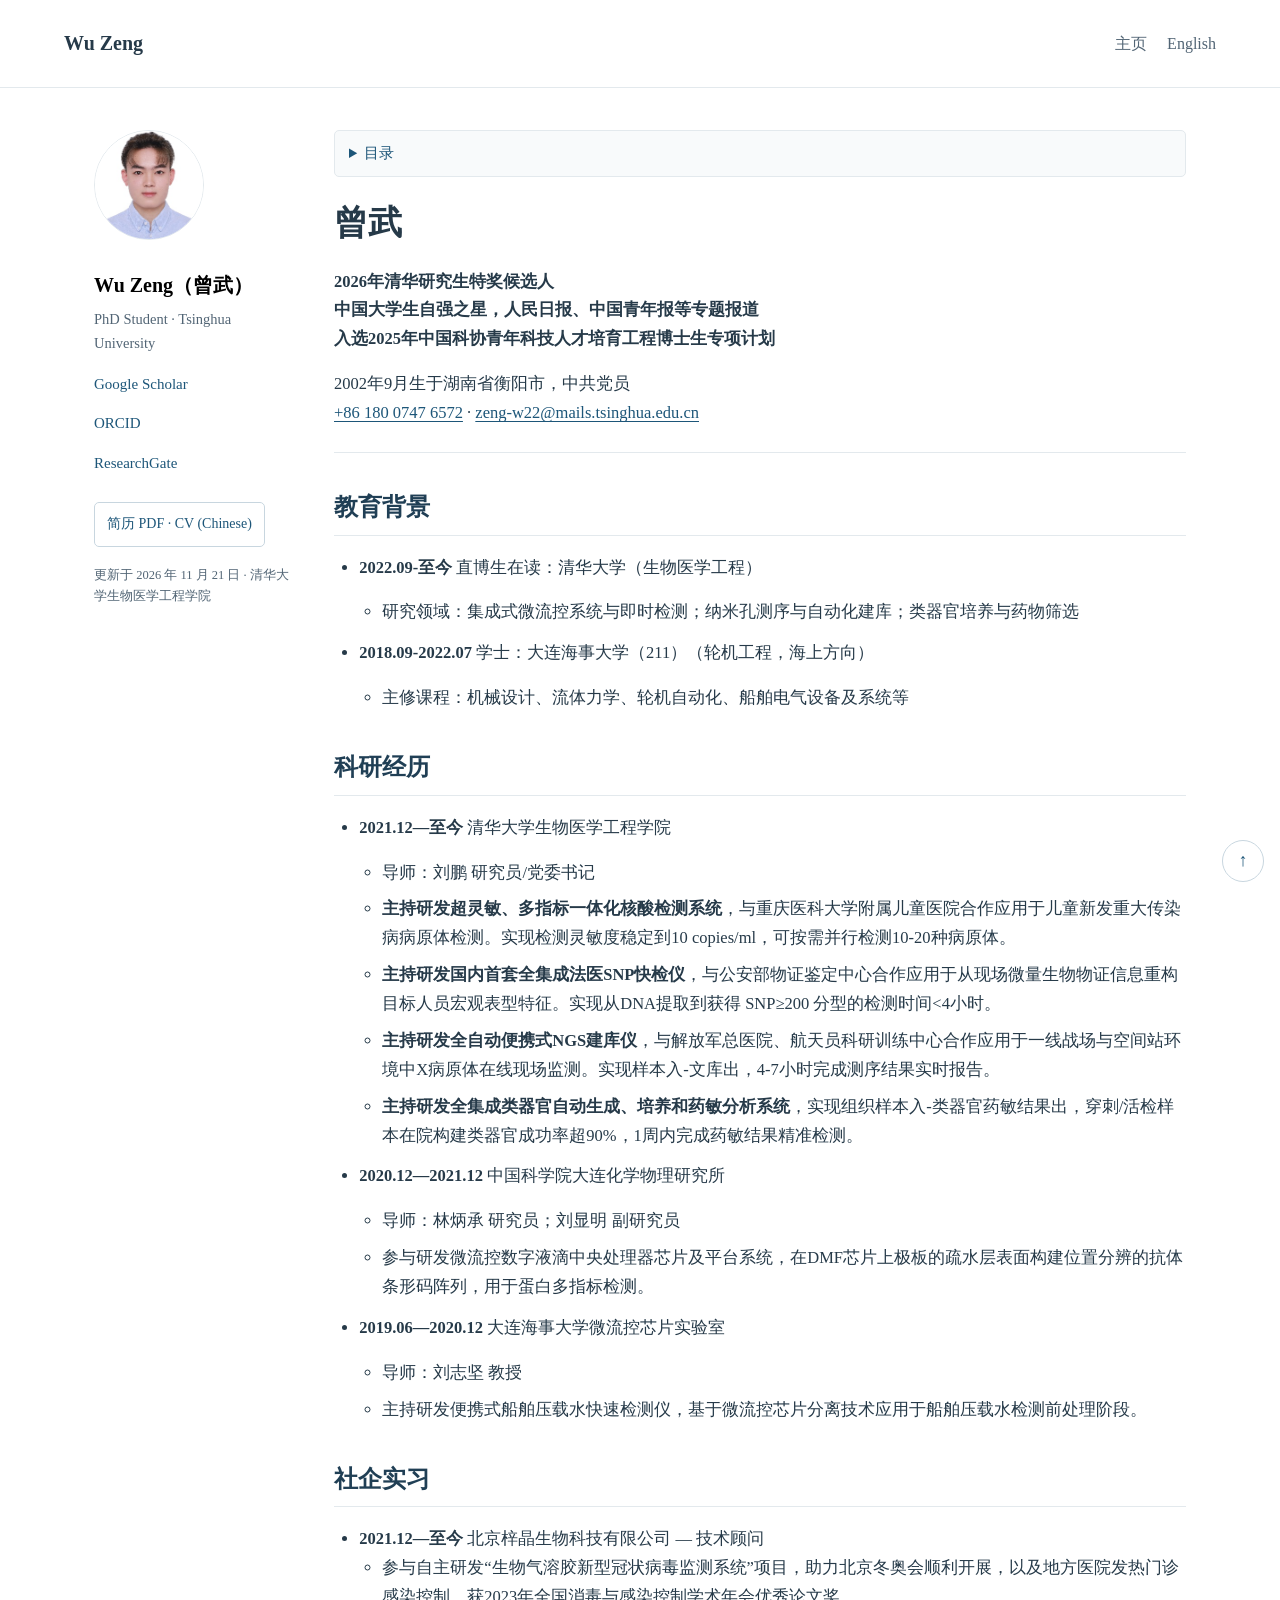
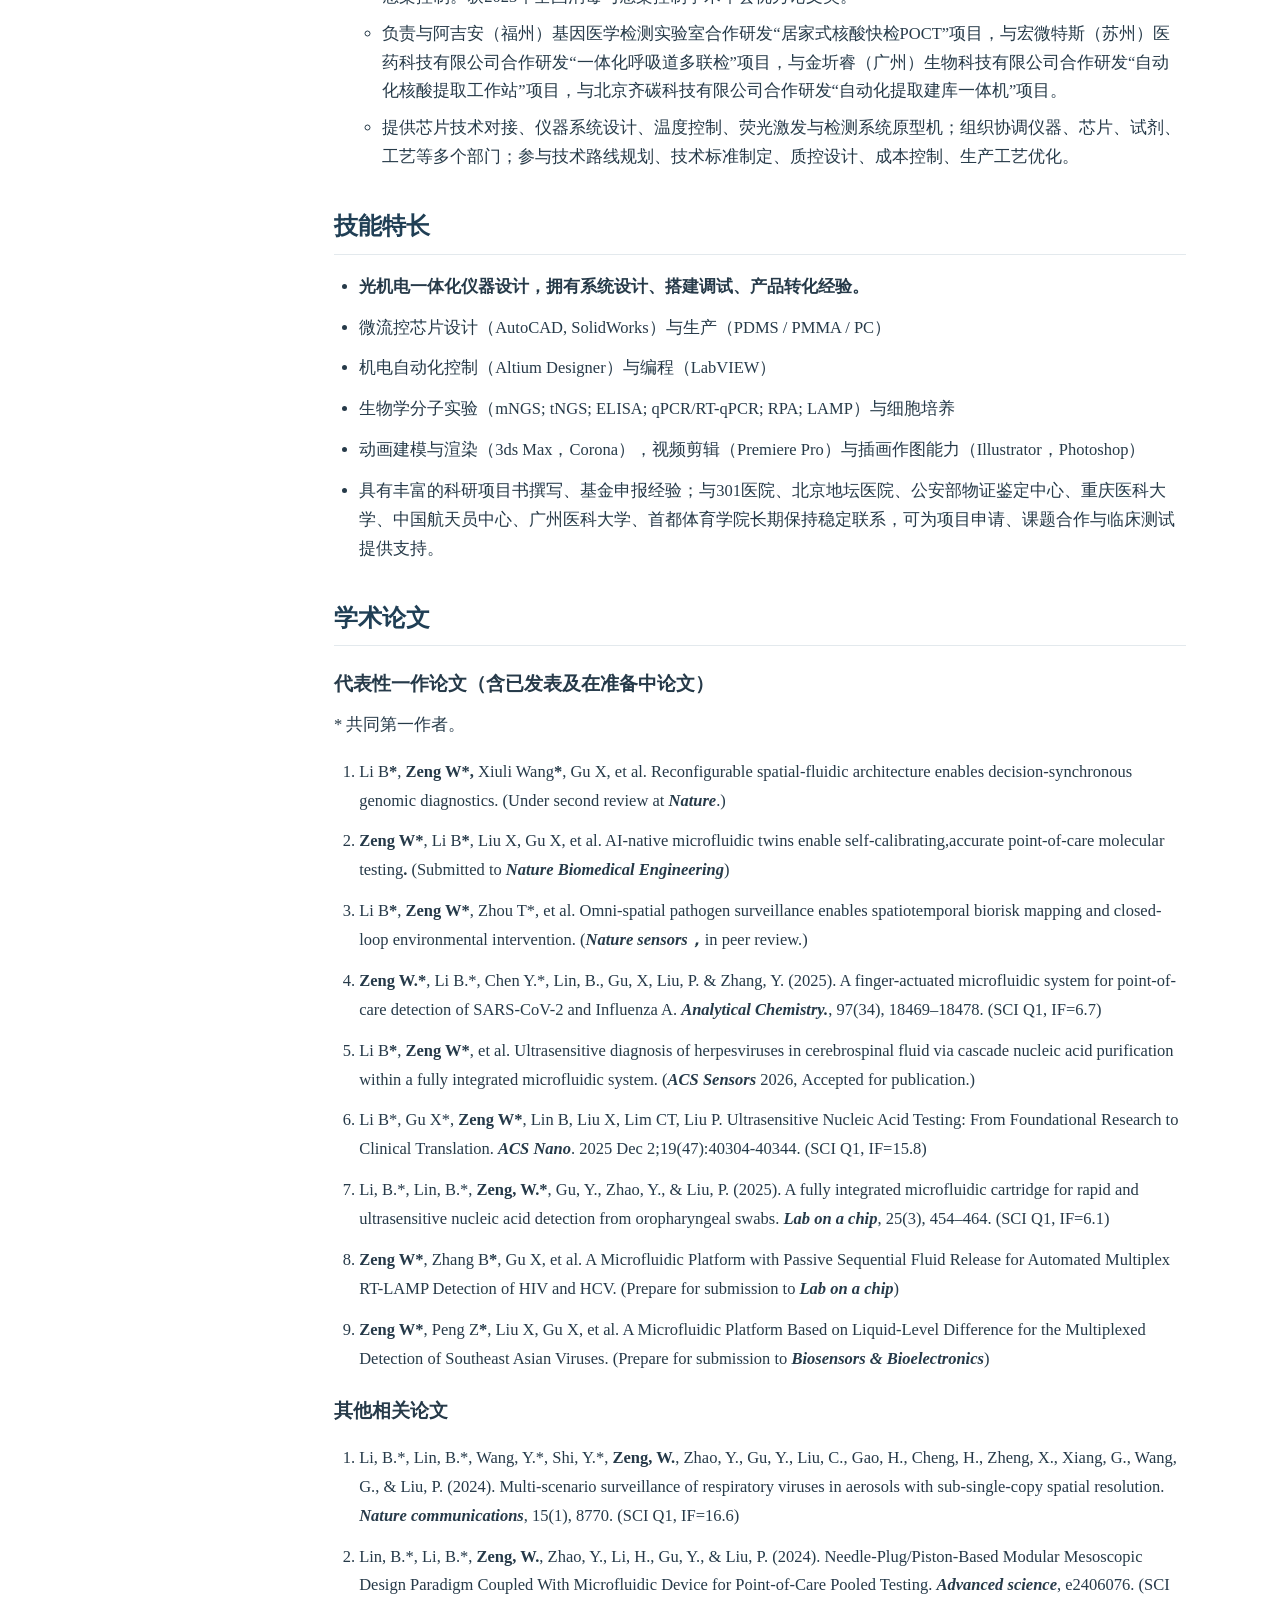
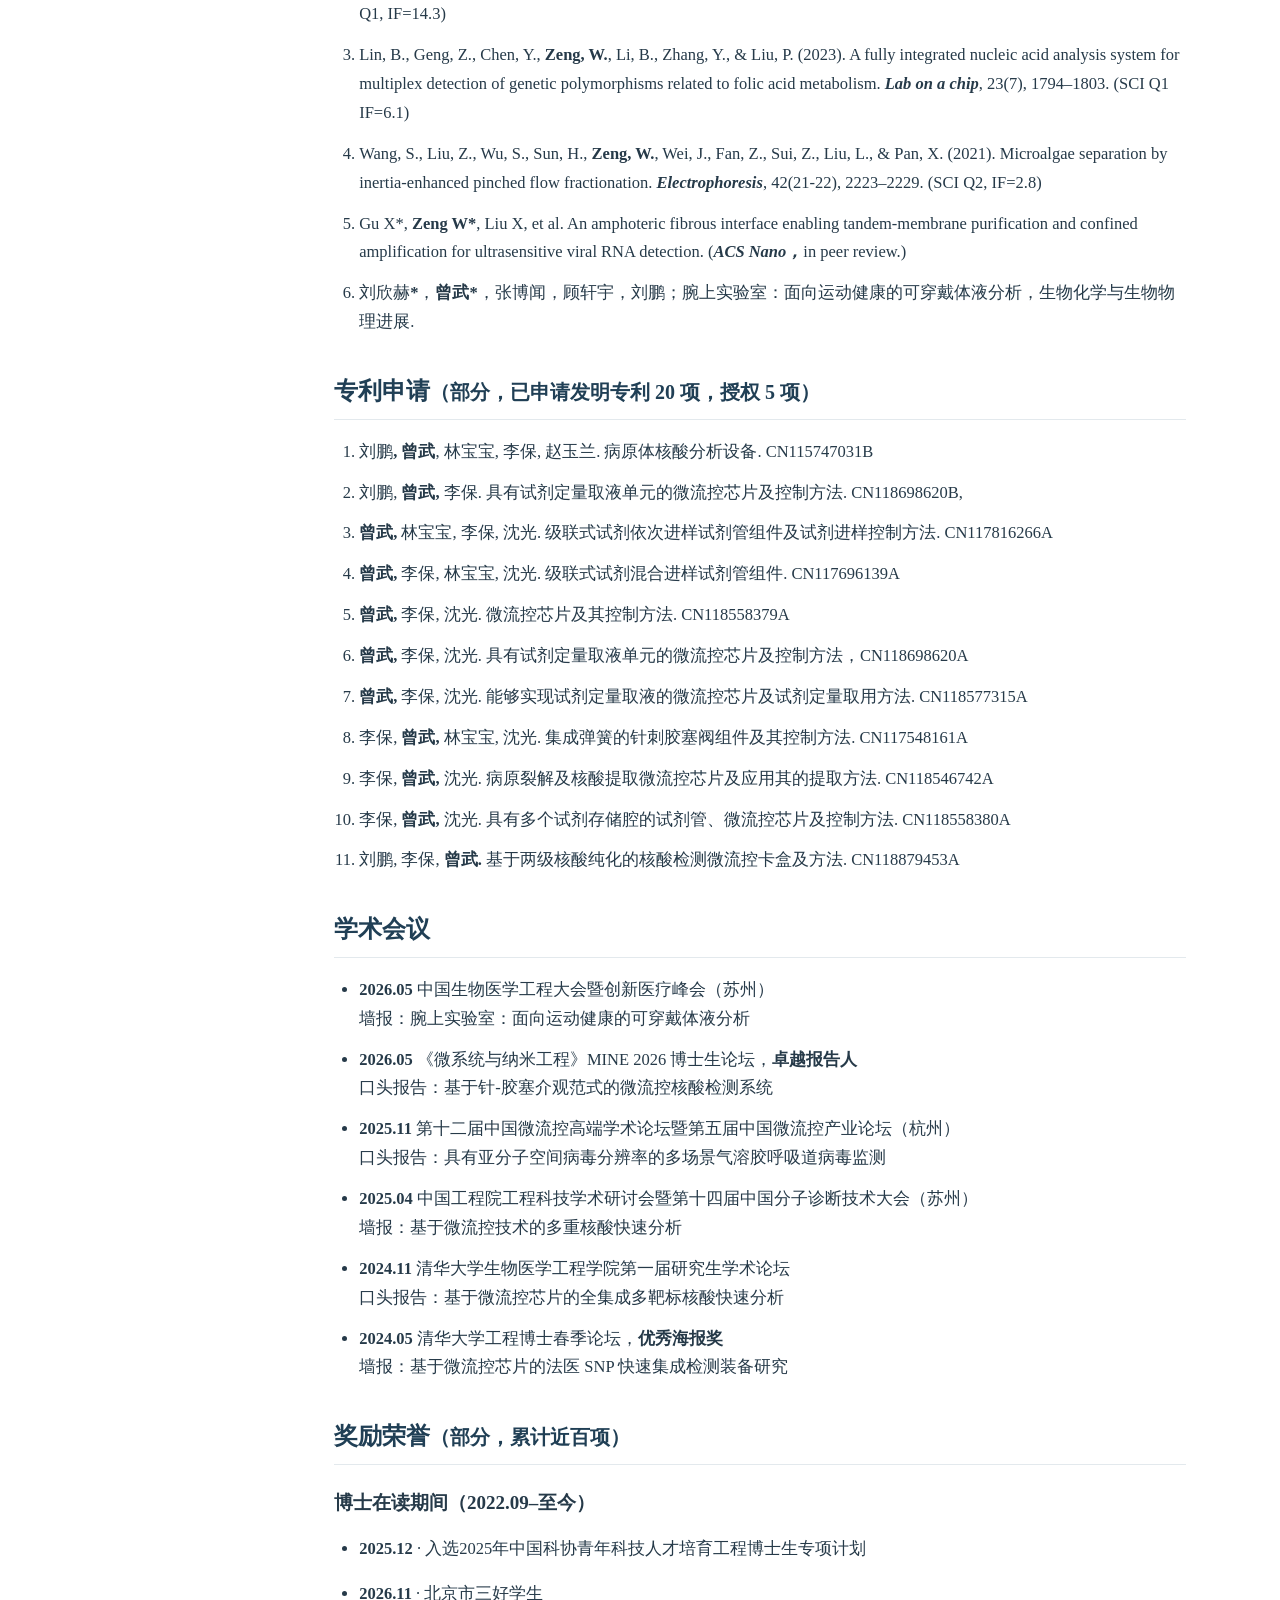
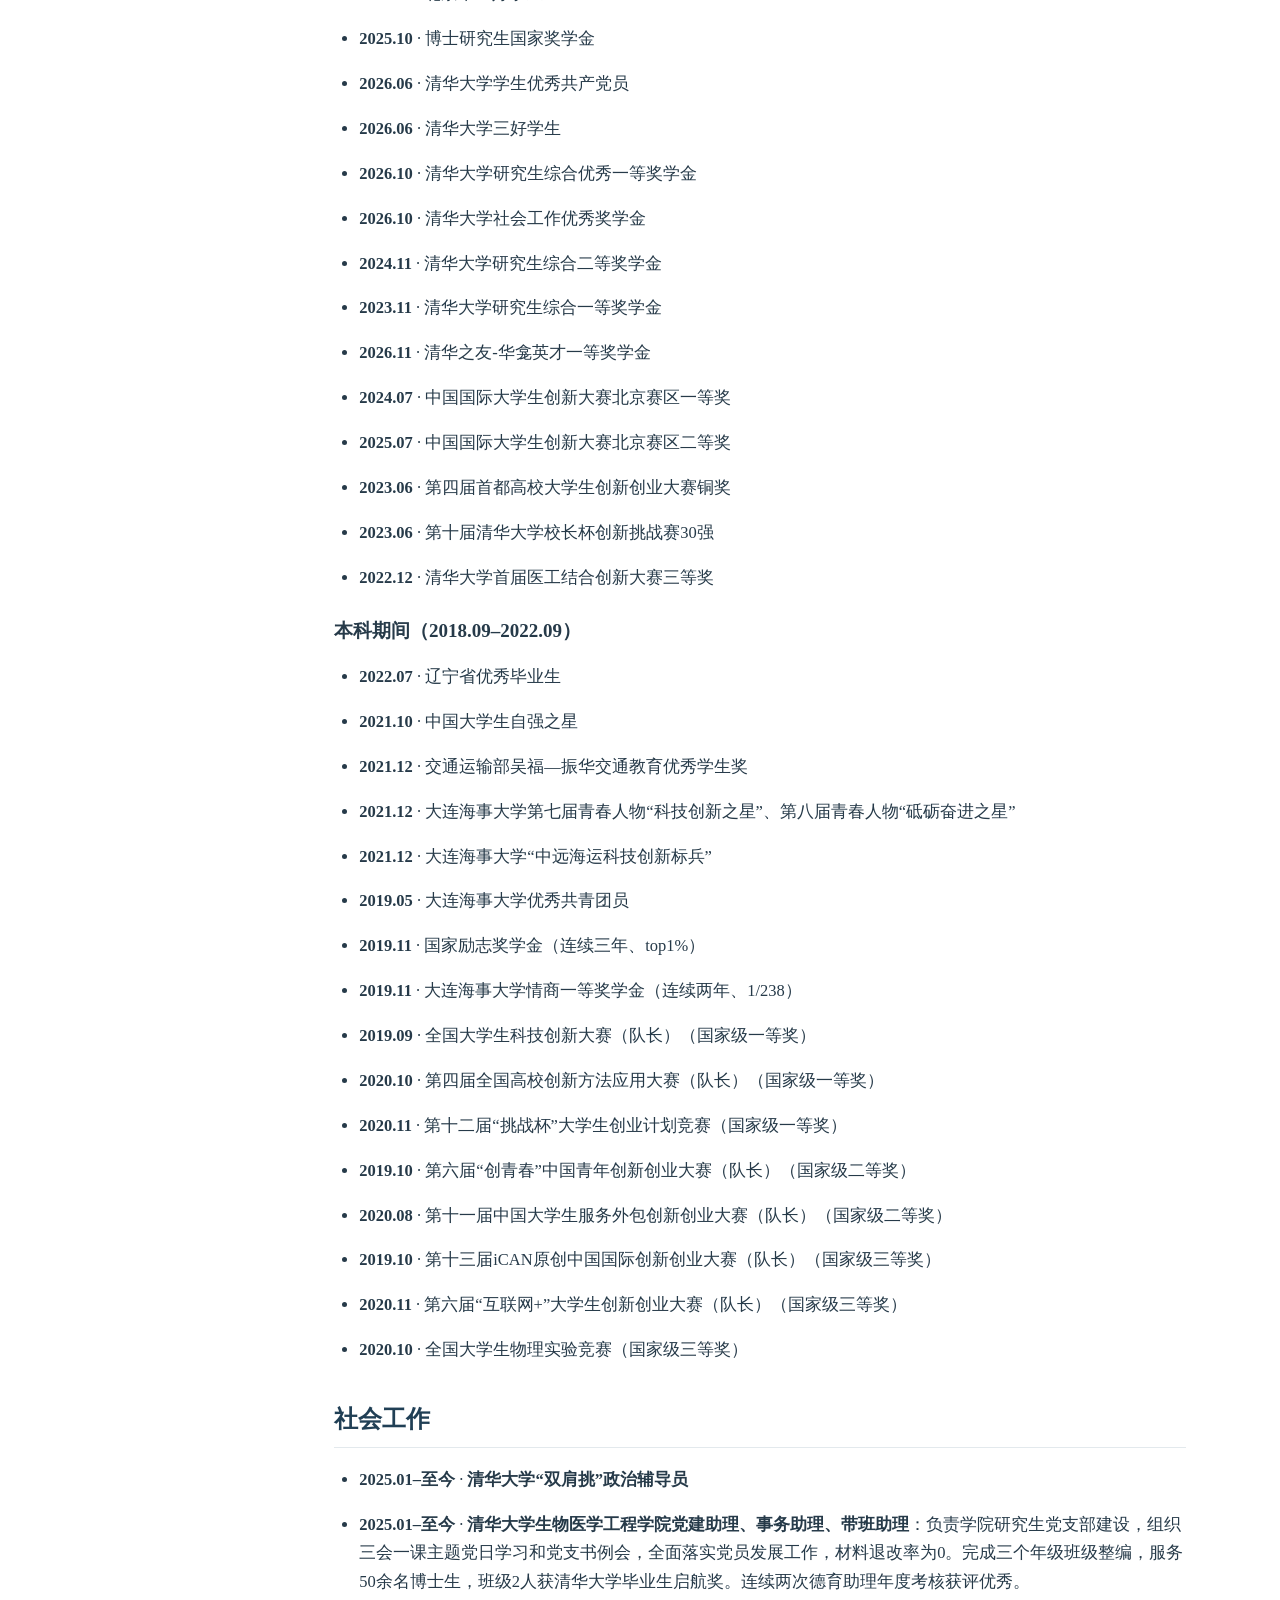
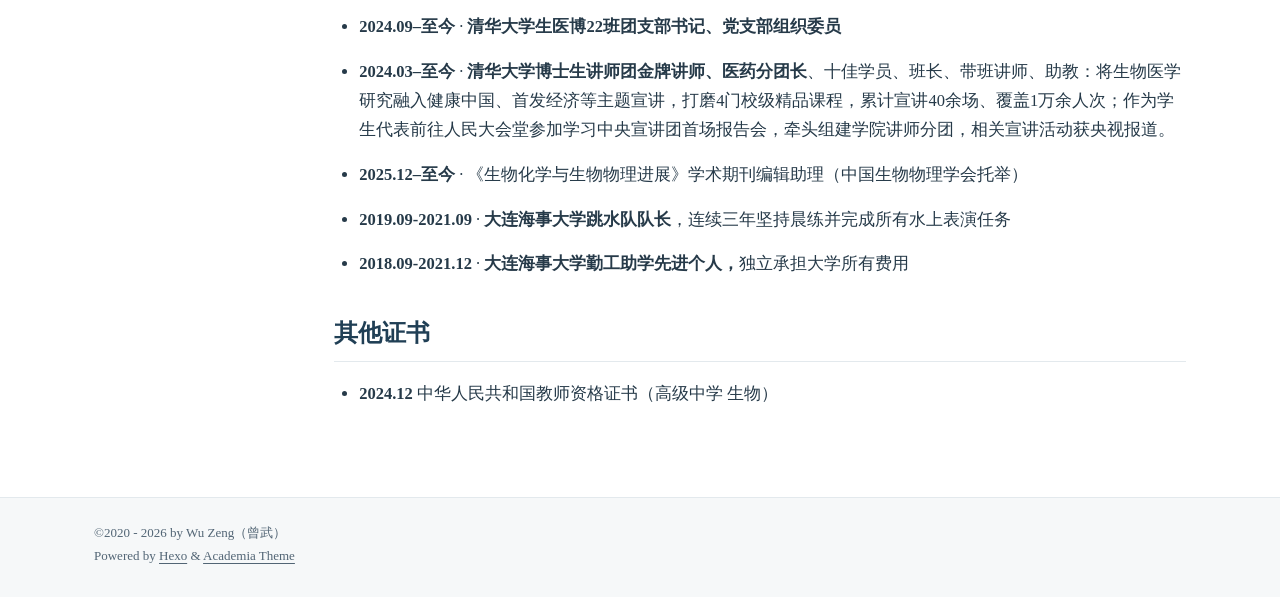
<file: archives/2026/02/index.html>
<!DOCTYPE html><html lang="zh-CN"><head><meta charset="UTF-8"><meta http-equiv="X-UA-Compatible" content="IE=edge"><meta name="viewport" content="width=device-width, initial-scale=1"><title>曾武 Wu Zeng | 清华大学</title><meta name="author" content="Wu Zeng（曾武）"><meta name="description" content="曾武，清华大学生物医学工程直博生。研究领域包括集成式微流控系统、即时检测、纳米孔测序与自动化建库、类器官培养与药物筛选。"><meta name="theme-color" content="#233e55"><meta name="referrer" content="strict-origin-when-cross-origin"><link rel="canonical" href="https://zengwu.cc/archives/2026/02/index.html"><link rel="alternate" hreflang="zh-CN" href="https://zengwu.cc/"><link rel="alternate" hreflang="en" href="https://zengwu.cc/About/"><meta property="og:type" content="profile"><meta property="og:title" content="曾武 Wu Zeng | 清华大学"><meta property="og:description" content="曾武，清华大学生物医学工程直博生。研究领域包括集成式微流控系统、即时检测、纳米孔测序与自动化建库、类器官培养与药物筛选。"><meta property="og:url" content="https://zengwu.cc/archives/2026/02/index.html"><meta property="og:image" content="https://zengwu.cc/img/profile.png"><meta property="og:locale" content="zh_CN"><link rel="shortcut icon" href="/img/favicon.png"><link rel="stylesheet" href="/css/index.css"><link rel="stylesheet" href="/css/academic.css"></head><body id="top"><a class="skip-link" href="#main-content">跳至正文</a><header id="page_header"><div class="header_wrap"><div id="blog_name"><a class="blog_title" id="site-name" href="/">Wu Zeng</a></div><ul class="menus_items"><li class="menus_item"><a class="site-page" href="/"> 主页</a></li><li class="menus_item"><a class="site-page" href="/About/"> English</a></li></ul></div></header><main id="page_main"><div class="side-card sticky"><div class="card-wrap" itemscope itemtype="https://schema.org/Person"><div class="author-avatar"><img class="avatar-img" src="/img/profile.png" alt="曾武 Wu Zeng" width="110" height="110"></div><div class="author-discrip"><h3>Wu Zeng（曾武）</h3><p class="author-bio">PhD Student · Tsinghua University</p></div><div class="author-links"><ul class="social-links"><li><a class="e-social-link" href="https://scholar.google.com/citations?hl=zh-CN&amp;user=HeddSzEAAAAJ" target="_blank" rel="noopener noreferrer">Google Scholar</a></li><li><a class="e-social-link" href="https://orcid.org/0009-0006-3625-1698" target="_blank" rel="noopener noreferrer">ORCID</a></li><li><a class="e-social-link" href="https://www.researchgate.net/profile/Wu-Zeng-8?ev=hdr_xprf" target="_blank" rel="noopener noreferrer">ResearchGate</a></li></ul></div><a class="cv-links" href="/attaches/CV.pdf?v=8d23fd2a8f31" target="_blank" rel="noopener">简历 PDF · CV (Chinese)</a><p class="profile-updated">更新于 2026 年 11 月 21 日 · 清华大学生物医学工程学院</p></div></div><div class="page" id="main-content" itemscope itemtype="https://schema.org/CreativeWork"><details class="page-toc"><summary>目录</summary><nav aria-label="页面目录"><ol class="toc"><li class="toc-item toc-level-1"><a class="toc-link" href="#%E6%9B%BE%E6%AD%A6"><span class="toc-text">曾武</span></a><ol class="toc-child"><li class="toc-item toc-level-2"><a class="toc-link" href="#%E6%95%99%E8%82%B2%E8%83%8C%E6%99%AF"><span class="toc-text">教育背景</span></a></li><li class="toc-item toc-level-2"><a class="toc-link" href="#%E7%A7%91%E7%A0%94%E7%BB%8F%E5%8E%86"><span class="toc-text">科研经历</span></a></li><li class="toc-item toc-level-2"><a class="toc-link" href="#%E7%A4%BE%E4%BC%81%E5%AE%9E%E4%B9%A0"><span class="toc-text">社企实习</span></a></li><li class="toc-item toc-level-2"><a class="toc-link" href="#%E6%8A%80%E8%83%BD%E7%89%B9%E9%95%BF"><span class="toc-text">技能特长</span></a></li><li class="toc-item toc-level-2"><a class="toc-link" href="#%E5%AD%A6%E6%9C%AF%E8%AE%BA%E6%96%87"><span class="toc-text">学术论文</span></a></li><li class="toc-item toc-level-2"><a class="toc-link" href="#%E4%B8%93%E5%88%A9%E7%94%B3%E8%AF%B7"><span class="toc-text">专利申请（部分，已申请发明专利 20 项，授权 5 项）</span></a></li><li class="toc-item toc-level-2"><a class="toc-link" href="#%E5%AD%A6%E6%9C%AF%E4%BC%9A%E8%AE%AE"><span class="toc-text">学术会议</span></a></li><li class="toc-item toc-level-2"><a class="toc-link" href="#%E5%A5%96%E5%8A%B1%E8%8D%A3%E8%AA%89"><span class="toc-text">奖励荣誉（部分，累计近百项）</span></a></li><li class="toc-item toc-level-2"><a class="toc-link" href="#%E7%A4%BE%E4%BC%9A%E5%B7%A5%E4%BD%9C"><span class="toc-text">社会工作</span></a></li><li class="toc-item toc-level-2"><a class="toc-link" href="#%E5%85%B6%E4%BB%96%E8%AF%81%E4%B9%A6"><span class="toc-text">其他证书</span></a></li></ol></li></ol></nav></details><article><h1 id="曾武"><a href="#曾武" class="headerlink" title="曾武"></a>曾武</h1><p><strong>2026年清华研究生特奖候选人</strong><br><strong>中国大学生自强之星，人民日报、中国青年报等专题报道</strong><br><strong>入选2025年中国科协青年科技人才培育工程博士生专项计划</strong></p>
<p>2002年9月生于湖南省衡阳市，中共党员<br><a href="tel:+8618007476572">+86 180 0747 6572</a> · <a href="mailto:&#122;&#x65;&#x6e;&#103;&#45;&#119;&#x32;&#x32;&#x40;&#x6d;&#x61;&#105;&#108;&#115;&#46;&#116;&#x73;&#105;&#x6e;&#103;&#104;&#x75;&#x61;&#46;&#101;&#x64;&#x75;&#x2e;&#x63;&#110;">zeng-w22@mails.tsinghua.edu.cn</a></p>
<hr>
<h2 id="教育背景"><a href="#教育背景" class="headerlink" title="教育背景"></a>教育背景</h2><ul>
<li><p><strong>2022.09-至今</strong>  直博生在读：清华大学（生物医学工程）  </p>
<ul>
<li>研究领域：集成式微流控系统与即时检测；纳米孔测序与自动化建库；类器官培养与药物筛选</li>
</ul>
</li>
<li><p><strong>2018.09-2022.07</strong>  学士：大连海事大学（211）（轮机工程，海上方向）  </p>
<ul>
<li>主修课程：机械设计、流体力学、轮机自动化、船舶电气设备及系统等</li>
</ul>
</li>
</ul>
<h2 id="科研经历"><a href="#科研经历" class="headerlink" title="科研经历"></a>科研经历</h2><ul>
<li><p><strong>2021.12—至今</strong>  清华大学生物医学工程学院  </p>
<ul>
<li>导师：刘鹏 研究员&#x2F;党委书记</li>
<li><strong>主持研发超灵敏、多指标一体化核酸检测系统</strong>，与重庆医科大学附属儿童医院合作应用于儿童新发重大传染病病原体检测。实现检测灵敏度稳定到10 copies&#x2F;ml，可按需并行检测10-20种病原体。</li>
<li><strong>主持研发国内首套全集成法医SNP快检仪</strong>，与公安部物证鉴定中心合作应用于从现场微量生物物证信息重构目标人员宏观表型特征。实现从DNA提取到获得 SNP≥200 分型的检测时间&lt;4小时。</li>
<li><strong>主持研发全自动便携式NGS建库仪</strong>，与解放军总医院、航天员科研训练中心合作应用于一线战场与空间站环境中X病原体在线现场监测。实现样本入-文库出，4-7小时完成测序结果实时报告。</li>
<li><strong>主持研发全集成类器官自动生成、培养和药敏分析系统</strong>，实现组织样本入-类器官药敏结果出，穿刺&#x2F;活检样本在院构建类器官成功率超90%，1周内完成药敏结果精准检测。</li>
</ul>
</li>
<li><p><strong>2020.12—2021.12</strong>  中国科学院大连化学物理研究所  </p>
<ul>
<li>导师：林炳承 研究员；刘显明 副研究员</li>
<li>参与研发微流控数字液滴中央处理器芯片及平台系统，在DMF芯片上极板的疏水层表面构建位置分辨的抗体条形码阵列，用于蛋白多指标检测。</li>
</ul>
</li>
<li><p><strong>2019.06—2020.12</strong>  大连海事大学微流控芯片实验室  </p>
<ul>
<li>导师：刘志坚 教授</li>
<li>主持研发便携式船舶压载水快速检测仪，基于微流控芯片分离技术应用于船舶压载水检测前处理阶段。</li>
</ul>
</li>
</ul>
<h2 id="社企实习"><a href="#社企实习" class="headerlink" title="社企实习"></a>社企实习</h2><ul>
<li><strong>2021.12—至今</strong>  北京梓晶生物科技有限公司 — 技术顾问<ul>
<li>参与自主研发“生物气溶胶新型冠状病毒监测系统”项目，助力北京冬奥会顺利开展，以及地方医院发热门诊感染控制。获2023年全国消毒与感染控制学术年会优秀论文奖。</li>
<li>负责与阿吉安（福州）基因医学检测实验室合作研发“居家式核酸快检POCT”项目，与宏微特斯（苏州）医药科技有限公司合作研发“一体化呼吸道多联检”项目，与金圻睿（广州）生物科技有限公司合作研发“自动化核酸提取工作站”项目，与北京齐碳科技有限公司合作研发“自动化提取建库一体机”项目。</li>
<li>提供芯片技术对接、仪器系统设计、温度控制、荧光激发与检测系统原型机；组织协调仪器、芯片、试剂、工艺等多个部门；参与技术路线规划、技术标准制定、质控设计、成本控制、生产工艺优化。</li>
</ul>
</li>
</ul>
<h2 id="技能特长"><a href="#技能特长" class="headerlink" title="技能特长"></a>技能特长</h2><ul>
<li><strong>光机电一体化仪器设计，拥有系统设计、搭建调试、产品转化经验。</strong></li>
<li>微流控芯片设计（AutoCAD, SolidWorks）与生产（PDMS &#x2F; PMMA &#x2F; PC）</li>
<li>机电自动化控制（Altium Designer）与编程（LabVIEW）</li>
<li>生物学分子实验（mNGS; tNGS; ELISA; qPCR&#x2F;RT-qPCR; RPA; LAMP）与细胞培养</li>
<li>动画建模与渲染（3ds Max，Corona），视频剪辑（Premiere Pro）与插画作图能力（Illustrator，Photoshop）</li>
<li>具有丰富的科研项目书撰写、基金申报经验；与301医院、北京地坛医院、公安部物证鉴定中心、重庆医科大学、中国航天员中心、广州医科大学、首都体育学院长期保持稳定联系，可为项目申请、课题合作与临床测试提供支持。</li>
</ul>
<h2 id="学术论文"><a href="#学术论文" class="headerlink" title="学术论文"></a>学术论文</h2><h3 id="代表性一作论文（含已发表及在准备中论文）"><a href="#代表性一作论文（含已发表及在准备中论文）" class="headerlink" title="代表性一作论文（含已发表及在准备中论文）"></a>代表性一作论文（含已发表及在准备中论文）</h3><p>&#42; 共同第一作者。</p>
<ol>
<li>Li B<strong>&#42;</strong>, <strong>Zeng W</strong><strong>&#42;</strong><strong>,</strong> Xiuli Wang<strong>&#42;</strong>, Gu X, et al. Reconfigurable spatial-fluidic architecture enables decision-synchronous genomic diagnostics. (Under second review at <strong><em>Nature</em></strong>.)</li>
<li><strong>Zeng W</strong><strong>&#42;</strong>, Li B<strong>&#42;</strong>, Liu X, Gu X, et al. AI-native microfluidic twins enable self-calibrating,accurate point-of-care molecular testing<strong>.</strong> (Submitted to<strong> </strong><strong><em>Nature Biomedical Engineering</em></strong>)</li>
<li>Li B<strong>&#42;</strong>, <strong>Zeng W</strong><strong>&#42;</strong>, Zhou T&#42;, et al. Omni-spatial pathogen surveillance enables spatiotemporal biorisk mapping and closed-loop environmental intervention. (<strong><em>Nature sensors，</em></strong>in peer review.)</li>
<li><strong>Zeng W</strong><strong>.</strong><strong>&#42;</strong>, Li B.&#42;, Chen Y.&#42;, Lin, B., Gu, X, Liu, P. &amp; Zhang, Y. (2025). A finger-actuated microfluidic system for point-of-care detection of SARS-CoV-2 and Influenza A. <strong><em>Analytical Chemistry</em></strong><strong><em>.</em></strong>, 97(34), 18469–18478. (SCI Q1, IF&#x3D;6.7)</li>
<li>Li B<strong>&#42;</strong>, <strong>Zeng W</strong><strong>&#42;</strong>, et al. Ultrasensitive diagnosis of herpesviruses in cerebrospinal fluid via cascade nucleic acid purification within a fully integrated microfluidic system. (<strong><em>ACS Sensors</em></strong><strong> </strong>2026,<strong> </strong>Accepted for publication.)</li>
<li>Li B&#42;, Gu X&#42;, <strong>Zeng W</strong><strong>&#42;</strong>, Lin B, Liu X, Lim CT, Liu P. Ultrasensitive Nucleic Acid Testing: From Foundational Research to Clinical Translation. <strong><em>ACS Nano</em></strong>. 2025 Dec 2;19(47):40304-40344. (SCI Q1, IF&#x3D;15.8)</li>
<li>Li, B.&#42;, Lin, B.&#42;, <strong>Zeng, W.&#42;</strong>, Gu, Y., Zhao, Y., &amp; Liu, P. (2025). A fully integrated microfluidic cartridge for rapid and ultrasensitive nucleic acid detection from oropharyngeal swabs.<strong><em> Lab on a chip</em></strong>, 25(3), 454–464. (SCI Q1, IF&#x3D;6.1)</li>
<li><strong>Zeng W</strong><strong>&#42;</strong>, Zhang B<strong>&#42;</strong>, Gu X, et al. A Microfluidic Platform with Passive Sequential Fluid Release for Automated Multiplex RT-LAMP Detection of HIV and HCV. (Prepare for submission to <strong><em>Lab on a chip</em></strong>)</li>
<li><strong>Zeng W</strong><strong>&#42;</strong>, Peng Z<strong>&#42;</strong>, Liu X, Gu X, et al. A Microfluidic Platform Based on Liquid-Level Difference for the Multiplexed Detection of Southeast Asian Viruses. (Prepare for submission to <strong><em>Biosensors &amp; Bioelectronics</em></strong>)</li>
</ol>
<h3 id="其他相关论文"><a href="#其他相关论文" class="headerlink" title="其他相关论文"></a>其他相关论文</h3><ol>
<li>Li, B.&#42;, Lin, B.&#42;, Wang, Y.&#42;, Shi, Y.&#42;, <strong>Zeng, W.</strong>, Zhao, Y., Gu, Y., Liu, C., Gao, H., Cheng, H., Zheng, X., Xiang, G., Wang, G., &amp; Liu, P. (2024). Multi-scenario surveillance of respiratory viruses in aerosols with sub-single-copy spatial resolution. <strong><em>Nature communications</em></strong>, 15(1), 8770. (SCI Q1, IF&#x3D;16.6)</li>
<li>Lin, B.&#42;, Li, B.&#42;, <strong>Zeng, W.</strong>, Zhao, Y., Li, H., Gu, Y., &amp; Liu, P. (2024). Needle-Plug&#x2F;Piston-Based Modular Mesoscopic Design Paradigm Coupled With Microfluidic Device for Point-of-Care Pooled Testing. <strong><em>Advanced science</em></strong>, e2406076. (SCI Q1, IF&#x3D;14.3)</li>
<li>Lin, B., Geng, Z., Chen, Y., <strong>Zeng, W.</strong>, Li, B., Zhang, Y., &amp; Liu, P. (2023). A fully integrated nucleic acid analysis system for multiplex detection of genetic polymorphisms related to folic acid metabolism. <strong><em>Lab on a chip</em></strong>, 23(7), 1794–1803. (SCI Q1 IF&#x3D;6.1)</li>
<li>Wang, S., Liu, Z., Wu, S., Sun, H., <strong>Zeng, W.</strong>, Wei, J., Fan, Z., Sui, Z., Liu, L., &amp; Pan, X. (2021). Microalgae separation by inertia-enhanced pinched flow fractionation. <strong><em>Electrophoresis</em></strong>, 42(21-22), 2223–2229. (SCI Q2, IF&#x3D;2.8)</li>
<li>Gu X&#42;, <strong>Zeng W</strong><strong>&#42;</strong>, Liu X, et al. An amphoteric fibrous interface enabling tandem-membrane purification and confined amplification for ultrasensitive viral RNA detection. (<strong><em>ACS Nano</em></strong><strong><em>，</em></strong>in peer review.)</li>
<li>刘欣赫<strong>&#42;</strong>，<strong>曾武</strong><strong>&#42;</strong>，张博闻，顾轩宇，刘鹏；腕上实验室：面向运动健康的可穿戴体液分析，生物化学与生物物理进展.</li>
</ol>
<h2 id="专利申请"><a href="#专利申请" class="headerlink" title="专利申请"></a>专利申请<small>（部分，已申请发明专利 20 项，授权 5 项）</small></h2>

<ol>
<li>刘鹏<strong>, 曾武</strong>, 林宝宝, 李保, 赵玉兰. 病原体核酸分析设备. CN115747031B</li>
<li>刘鹏, <strong>曾武,</strong> 李保. 具有试剂定量取液单元的微流控芯片及控制方法. CN118698620B,</li>
<li><strong>曾武, </strong>林宝宝, 李保, 沈光. 级联式试剂依次进样试剂管组件及试剂进样控制方法. CN117816266A</li>
<li><strong>曾武, </strong>李保, 林宝宝, 沈光. 级联式试剂混合进样试剂管组件. CN117696139A</li>
<li><strong>曾武, </strong>李保, 沈光. 微流控芯片及其控制方法. CN118558379A</li>
<li><strong>曾武, </strong>李保, 沈光. 具有试剂定量取液单元的微流控芯片及控制方法，CN118698620A</li>
<li><strong>曾武, </strong>李保, 沈光. 能够实现试剂定量取液的微流控芯片及试剂定量取用方法. CN118577315A</li>
<li>李保, <strong>曾武, </strong>林宝宝, 沈光. 集成弹簧的针刺胶塞阀组件及其控制方法. CN117548161A</li>
<li>李保, <strong>曾武,</strong> 沈光. 病原裂解及核酸提取微流控芯片及应用其的提取方法. CN118546742A</li>
<li>李保, <strong>曾武,</strong> 沈光. 具有多个试剂存储腔的试剂管、微流控芯片及控制方法. CN118558380A</li>
<li>刘鹏, 李保, <strong>曾武.</strong> 基于两级核酸纯化的核酸检测微流控卡盒及方法. CN118879453A</li>
</ol>
<h2 id="学术会议"><a href="#学术会议" class="headerlink" title="学术会议"></a>学术会议</h2><ul>
<li><strong>2026.05</strong> 中国生物医学工程大会暨创新医疗峰会（苏州）<br>墙报：腕上实验室：面向运动健康的可穿戴体液分析</li>
<li><strong>2026.05</strong> 《微系统与纳米工程》MINE 2026 博士生论坛，<strong>卓越报告人</strong><br>口头报告：基于针-胶塞介观范式的微流控核酸检测系统</li>
<li><strong>2025.11</strong> 第十二届中国微流控高端学术论坛暨第五届中国微流控产业论坛（杭州）<br>口头报告：具有亚分子空间病毒分辨率的多场景气溶胶呼吸道病毒监测</li>
<li><strong>2025.04</strong> 中国工程院工程科技学术研讨会暨第十四届中国分子诊断技术大会（苏州）<br>墙报：基于微流控技术的多重核酸快速分析</li>
<li><strong>2024.11</strong> 清华大学生物医学工程学院第一届研究生学术论坛<br>口头报告：基于微流控芯片的全集成多靶标核酸快速分析</li>
<li><strong>2024.05</strong> 清华大学工程博士春季论坛，<strong>优秀海报奖</strong><br>墙报：基于微流控芯片的法医 SNP 快速集成检测装备研究</li>
</ul>
<h2 id="奖励荣誉"><a href="#奖励荣誉" class="headerlink" title="奖励荣誉"></a>奖励荣誉<small>（部分，累计近百项）</small></h2>

<h3 id="博士在读期间（2022-09–至今）"><a href="#博士在读期间（2022-09–至今）" class="headerlink" title="博士在读期间（2022.09–至今）"></a>博士在读期间（2022.09–至今）</h3><ul>
<li><p><strong>2025.12</strong> · 入选2025年中国科协青年科技人才培育工程博士生专项计划</p>
</li>
<li><p><strong>2026.11</strong> · 北京市三好学生</p>
</li>
<li><p><strong>2025.10</strong> · 博士研究生国家奖学金</p>
</li>
<li><p><strong>2026.06</strong> · 清华大学学生优秀共产党员</p>
</li>
<li><p><strong>2026.06</strong> · 清华大学三好学生</p>
</li>
<li><p><strong>2026.10</strong> · 清华大学研究生综合优秀一等奖学金</p>
</li>
<li><p><strong>2026.10</strong> · 清华大学社会工作优秀奖学金</p>
</li>
<li><p><strong>2024.11</strong> · 清华大学研究生综合二等奖学金</p>
</li>
<li><p><strong>2023.11</strong> · 清华大学研究生综合一等奖学金</p>
</li>
<li><p><strong>2026.11</strong> · 清华之友-华龛英才一等奖学金</p>
</li>
<li><p><strong>2024.07</strong> · 中国国际大学生创新大赛北京赛区一等奖</p>
</li>
<li><p><strong>2025.07</strong> · 中国国际大学生创新大赛北京赛区二等奖</p>
</li>
<li><p><strong>2023.06</strong> · 第四届首都高校大学生创新创业大赛铜奖</p>
</li>
<li><p><strong>2023.06</strong> · 第十届清华大学校长杯创新挑战赛30强</p>
</li>
<li><p><strong>2022.12</strong> · 清华大学首届医工结合创新大赛三等奖</p>
</li>
</ul>
<h3 id="本科期间（2018-09–2022-09）"><a href="#本科期间（2018-09–2022-09）" class="headerlink" title="本科期间（2018.09–2022.09）"></a>本科期间（2018.09–2022.09）</h3><ul>
<li><p><strong>2022.07</strong> · 辽宁省优秀毕业生</p>
</li>
<li><p><strong>2021.10</strong> · 中国大学生自强之星</p>
</li>
<li><p><strong>2021.12</strong> · 交通运输部吴福—振华交通教育优秀学生奖</p>
</li>
<li><p><strong>2021.12</strong> · 大连海事大学第七届青春人物“科技创新之星”、第八届青春人物“砥砺奋进之星”</p>
</li>
<li><p><strong>2021.12</strong> · 大连海事大学“中远海运科技创新标兵”</p>
</li>
<li><p><strong>2019.05</strong> · 大连海事大学优秀共青团员</p>
</li>
<li><p><strong>2019.11</strong> · 国家励志奖学金（连续三年、top1%）</p>
</li>
<li><p><strong>2019.11</strong> · 大连海事大学情商一等奖学金（连续两年、1&#x2F;238）</p>
</li>
<li><p><strong>2019.09</strong> · 全国大学生科技创新大赛（队长）（国家级一等奖）</p>
</li>
<li><p><strong>2020.10</strong> · 第四届全国高校创新方法应用大赛（队长）（国家级一等奖）</p>
</li>
<li><p><strong>2020.11</strong> · 第十二届“挑战杯”大学生创业计划竞赛（国家级一等奖）</p>
</li>
<li><p><strong>2019.10</strong> · 第六届“创青春”中国青年创新创业大赛（队长）（国家级二等奖）</p>
</li>
<li><p><strong>2020.08</strong> · 第十一届中国大学生服务外包创新创业大赛（队长）（国家级二等奖）</p>
</li>
<li><p><strong>2019.10</strong> · 第十三届iCAN原创中国国际创新创业大赛（队长）（国家级三等奖）</p>
</li>
<li><p><strong>2020.11</strong> · 第六届“互联网+”大学生创新创业大赛（队长）（国家级三等奖）</p>
</li>
<li><p><strong>2020.10</strong> · 全国大学生物理实验竞赛（国家级三等奖）</p>
</li>
</ul>
<h2 id="社会工作"><a href="#社会工作" class="headerlink" title="社会工作"></a>社会工作</h2><ul>
<li><p><strong>2025.01–至今</strong> · <strong>清华大学“双肩挑”政治辅导员</strong></p>
</li>
<li><p><strong>2025.01–至今</strong> · <strong>清华大学生物医学工程学院党建助理、事务助理、带班助理</strong>：负责学院研究生党支部建设，组织三会一课主题党日学习和党支书例会，全面落实党员发展工作，材料退改率为0。完成三个年级班级整编，服务50余名博士生，班级2人获清华大学毕业生启航奖。连续两次德育助理年度考核获评优秀。</p>
</li>
<li><p><strong>2024.09–至今</strong> · <strong>清华大学生医博22班团支部书记、党支部组织委员</strong></p>
</li>
<li><p><strong>2024.03–至今</strong> · <strong>清华大学博士生讲师团金牌讲师、医药分团长</strong>、十佳学员、班长、带班讲师、助教：将生物医学研究融入健康中国、首发经济等主题宣讲，打磨4门校级精品课程，累计宣讲40余场、覆盖1万余人次；作为学生代表前往人民大会堂参加学习中央宣讲团首场报告会，牵头组建学院讲师分团，相关宣讲活动获央视报道。</p>
</li>
<li><p><strong>2025.12–至今</strong> · 《生物化学与生物物理进展》学术期刊编辑助理（中国生物物理学会托举）</p>
</li>
<li><p><strong>2019.09-2021.09</strong> · <strong>大连海事大学跳水队队长</strong>，连续三年坚持晨练并完成所有水上表演任务</p>
</li>
<li><p><strong>2018.09-2021.12</strong> · <strong>大连海事大学勤工助学先进个人，</strong>独立承担大学所有费用</p>
</li>
</ul>
<h2 id="其他证书"><a href="#其他证书" class="headerlink" title="其他证书"></a>其他证书</h2><ul>
<li><strong>2024.12</strong> 中华人民共和国教师资格证书（高级中学 生物）</li>
</ul>
</article></div></main><a class="back-to-top" href="#top" aria-label="回到顶部">↑</a><footer id="page_footer"><div class="footer_wrap"><div class="copyright">&copy;2020 - 2026 by Wu Zeng（曾武）</div><div class="theme-info">Powered by <a target="_blank" href="https://hexo.io" rel="nofollow noopener">Hexo</a> & <a target="_blank" href="https://github.com/PhosphorW/hexo-theme-academia" rel="nofollow noopener">Academia Theme</a></div></div></footer></body></html>
</file>
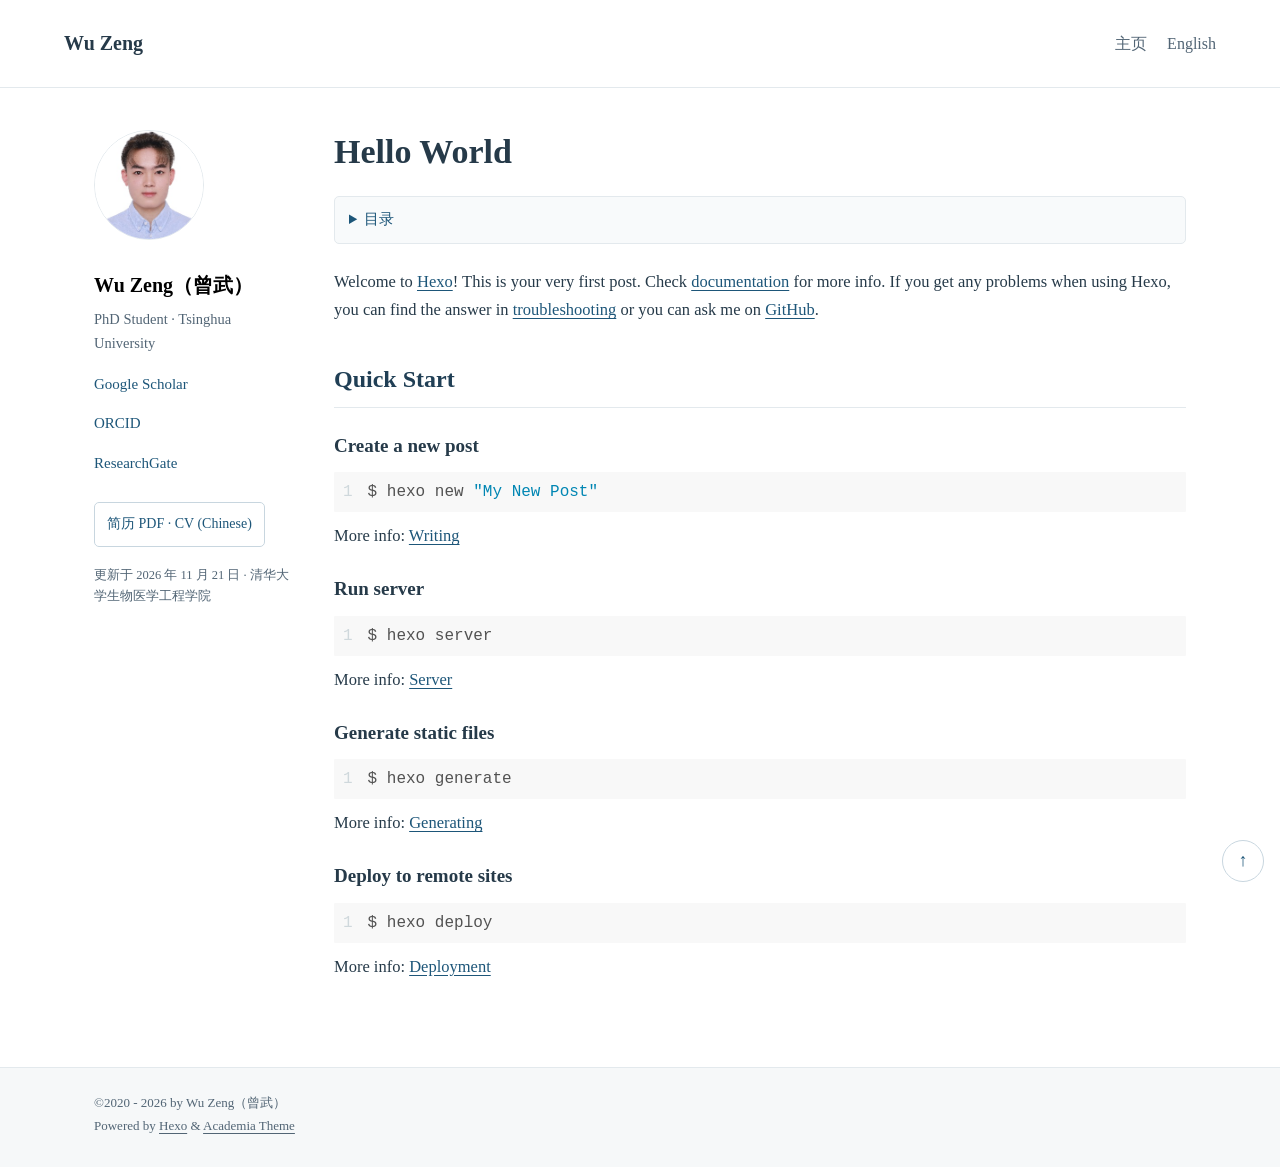
<file: 2026/02/06/hello-world/index.html>
<!DOCTYPE html><html lang="zh-CN"><head><meta charset="UTF-8"><meta http-equiv="X-UA-Compatible" content="IE=edge"><meta name="viewport" content="width=device-width, initial-scale=1"><title>曾武 Wu Zeng | 清华大学</title><meta name="author" content="Wu Zeng（曾武）"><meta name="description" content="曾武，清华大学生物医学工程直博生。研究领域包括集成式微流控系统、即时检测、纳米孔测序与自动化建库、类器官培养与药物筛选。"><meta name="theme-color" content="#233e55"><meta name="referrer" content="strict-origin-when-cross-origin"><link rel="canonical" href="https://zengwu.cc/2026/02/06/hello-world/"><link rel="alternate" hreflang="zh-CN" href="https://zengwu.cc/"><link rel="alternate" hreflang="en" href="https://zengwu.cc/About/"><meta property="og:type" content="profile"><meta property="og:title" content="曾武 Wu Zeng | 清华大学"><meta property="og:description" content="曾武，清华大学生物医学工程直博生。研究领域包括集成式微流控系统、即时检测、纳米孔测序与自动化建库、类器官培养与药物筛选。"><meta property="og:url" content="https://zengwu.cc/2026/02/06/hello-world/"><meta property="og:image" content="https://zengwu.cc/img/profile.png"><meta property="og:locale" content="zh_CN"><link rel="shortcut icon" href="/img/favicon.png"><link rel="stylesheet" href="/css/index.css"><link rel="stylesheet" href="/css/academic.css"></head><body id="top"><a class="skip-link" href="#main-content">跳至正文</a><header id="page_header"><div class="header_wrap"><div id="blog_name"><a class="blog_title" id="site-name" href="/">Wu Zeng</a></div><ul class="menus_items"><li class="menus_item"><a class="site-page" href="/"> 主页</a></li><li class="menus_item"><a class="site-page" href="/About/"> English</a></li></ul></div></header><main id="page_main"><div class="side-card sticky"><div class="card-wrap" itemscope itemtype="https://schema.org/Person"><div class="author-avatar"><img class="avatar-img" src="/img/profile.png" alt="曾武 Wu Zeng" width="110" height="110"></div><div class="author-discrip"><h3>Wu Zeng（曾武）</h3><p class="author-bio">PhD Student · Tsinghua University</p></div><div class="author-links"><ul class="social-links"><li><a class="e-social-link" href="https://scholar.google.com/citations?hl=zh-CN&amp;user=HeddSzEAAAAJ" target="_blank" rel="noopener noreferrer">Google Scholar</a></li><li><a class="e-social-link" href="https://orcid.org/0009-0006-3625-1698" target="_blank" rel="noopener noreferrer">ORCID</a></li><li><a class="e-social-link" href="https://www.researchgate.net/profile/Wu-Zeng-8?ev=hdr_xprf" target="_blank" rel="noopener noreferrer">ResearchGate</a></li></ul></div><a class="cv-links" href="/attaches/CV.pdf?v=8d23fd2a8f31" target="_blank" rel="noopener">简历 PDF · CV (Chinese)</a><p class="profile-updated">更新于 2026 年 11 月 21 日 · 清华大学生物医学工程学院</p></div></div><div class="page" id="main-content" itemscope itemtype="https://schema.org/CreativeWork"><h1 class="page-title">Hello World</h1><details class="page-toc"><summary>目录</summary><nav aria-label="页面目录"><ol class="toc"><li class="toc-item toc-level-2"><a class="toc-link" href="#Quick-Start"><span class="toc-text">Quick Start</span></a></li></ol></nav></details><article><p>Welcome to <a target="_blank" rel="noopener" href="https://hexo.io/">Hexo</a>! This is your very first post. Check <a target="_blank" rel="noopener" href="https://hexo.io/docs/">documentation</a> for more info. If you get any problems when using Hexo, you can find the answer in <a target="_blank" rel="noopener" href="https://hexo.io/docs/troubleshooting.html">troubleshooting</a> or you can ask me on <a target="_blank" rel="noopener" href="https://github.com/hexojs/hexo/issues">GitHub</a>.</p>
<h2 id="Quick-Start"><a href="#Quick-Start" class="headerlink" title="Quick Start"></a>Quick Start</h2><h3 id="Create-a-new-post"><a href="#Create-a-new-post" class="headerlink" title="Create a new post"></a>Create a new post</h3><figure class="highlight bash"><table><tr><td class="gutter"><pre><span class="line">1</span><br></pre></td><td class="code"><pre><span class="line">$ hexo new <span class="string">&quot;My New Post&quot;</span></span><br></pre></td></tr></table></figure>

<p>More info: <a target="_blank" rel="noopener" href="https://hexo.io/docs/writing.html">Writing</a></p>
<h3 id="Run-server"><a href="#Run-server" class="headerlink" title="Run server"></a>Run server</h3><figure class="highlight bash"><table><tr><td class="gutter"><pre><span class="line">1</span><br></pre></td><td class="code"><pre><span class="line">$ hexo server</span><br></pre></td></tr></table></figure>

<p>More info: <a target="_blank" rel="noopener" href="https://hexo.io/docs/server.html">Server</a></p>
<h3 id="Generate-static-files"><a href="#Generate-static-files" class="headerlink" title="Generate static files"></a>Generate static files</h3><figure class="highlight bash"><table><tr><td class="gutter"><pre><span class="line">1</span><br></pre></td><td class="code"><pre><span class="line">$ hexo generate</span><br></pre></td></tr></table></figure>

<p>More info: <a target="_blank" rel="noopener" href="https://hexo.io/docs/generating.html">Generating</a></p>
<h3 id="Deploy-to-remote-sites"><a href="#Deploy-to-remote-sites" class="headerlink" title="Deploy to remote sites"></a>Deploy to remote sites</h3><figure class="highlight bash"><table><tr><td class="gutter"><pre><span class="line">1</span><br></pre></td><td class="code"><pre><span class="line">$ hexo deploy</span><br></pre></td></tr></table></figure>

<p>More info: <a target="_blank" rel="noopener" href="https://hexo.io/docs/one-command-deployment.html">Deployment</a></p>
</article></div></main><a class="back-to-top" href="#top" aria-label="回到顶部">↑</a><footer id="page_footer"><div class="footer_wrap"><div class="copyright">&copy;2020 - 2026 by Wu Zeng（曾武）</div><div class="theme-info">Powered by <a target="_blank" href="https://hexo.io" rel="nofollow noopener">Hexo</a> & <a target="_blank" href="https://github.com/PhosphorW/hexo-theme-academia" rel="nofollow noopener">Academia Theme</a></div></div></footer></body></html>
</file>
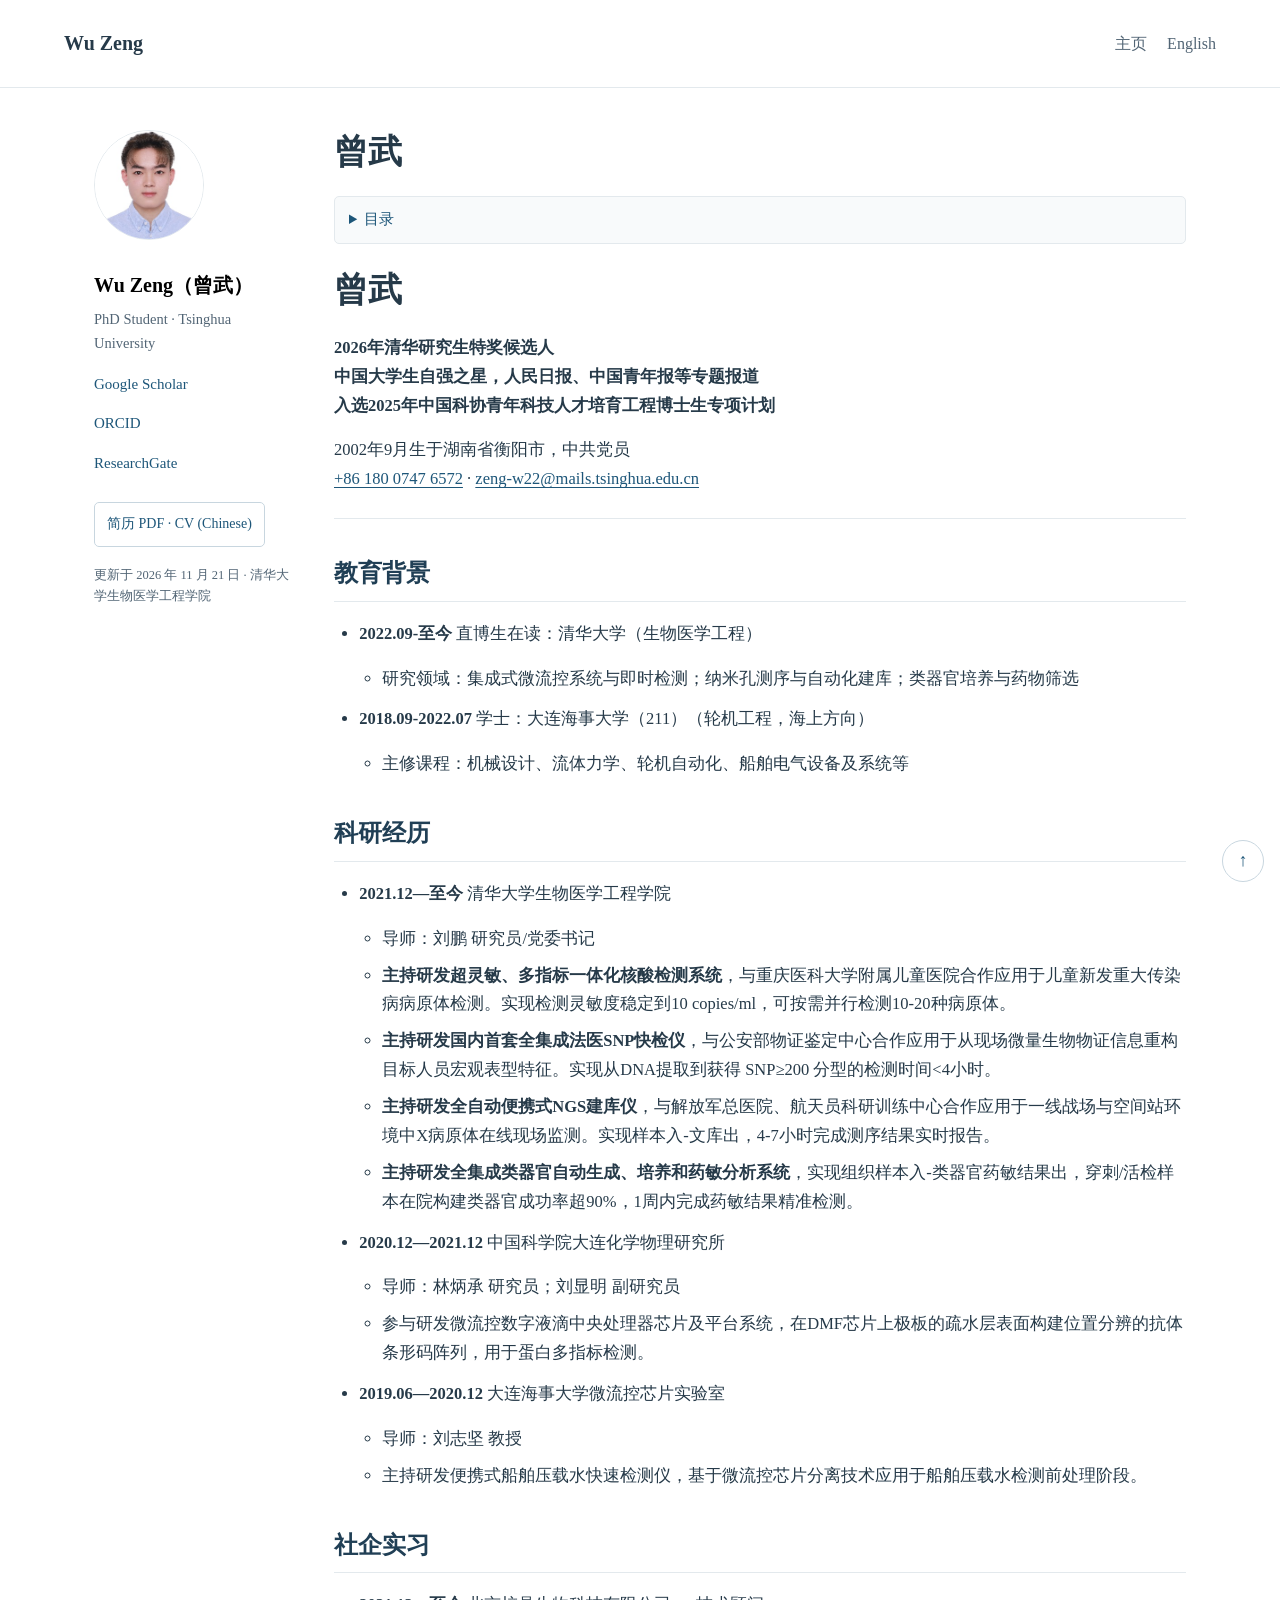
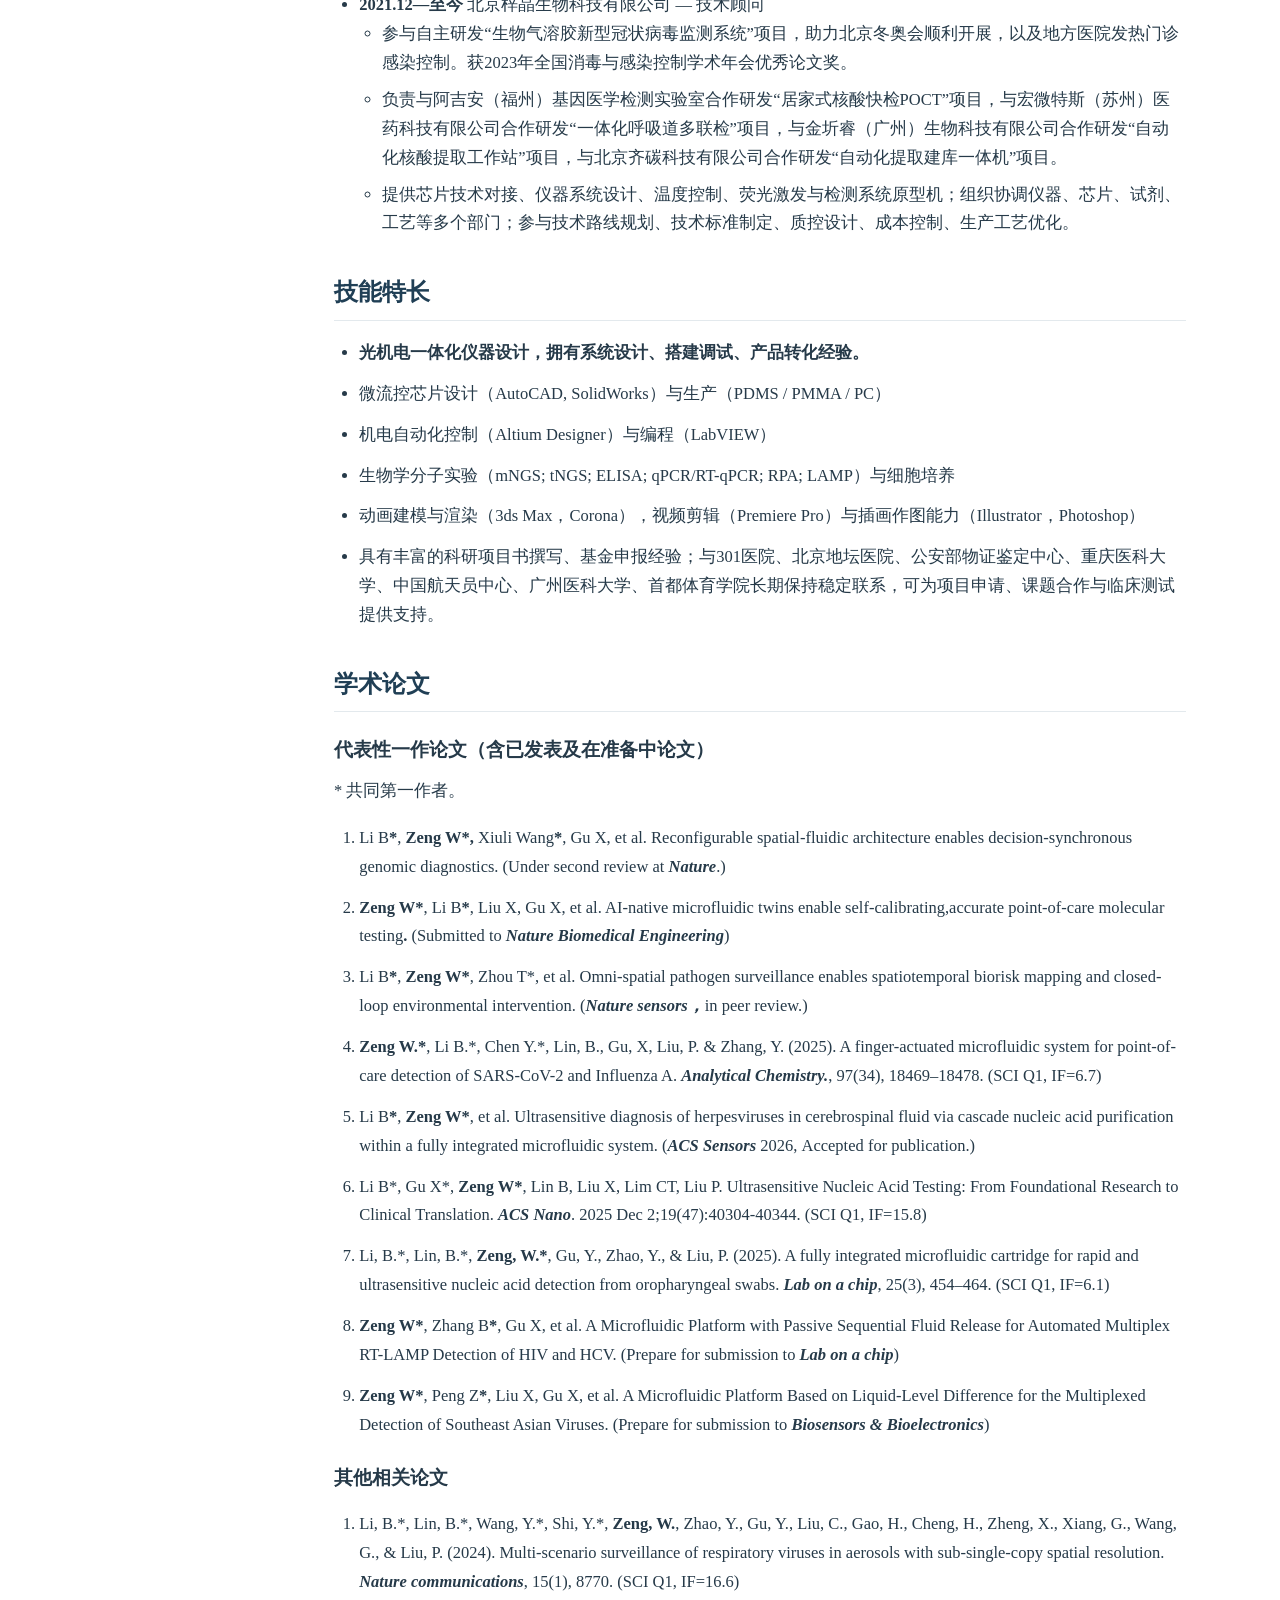
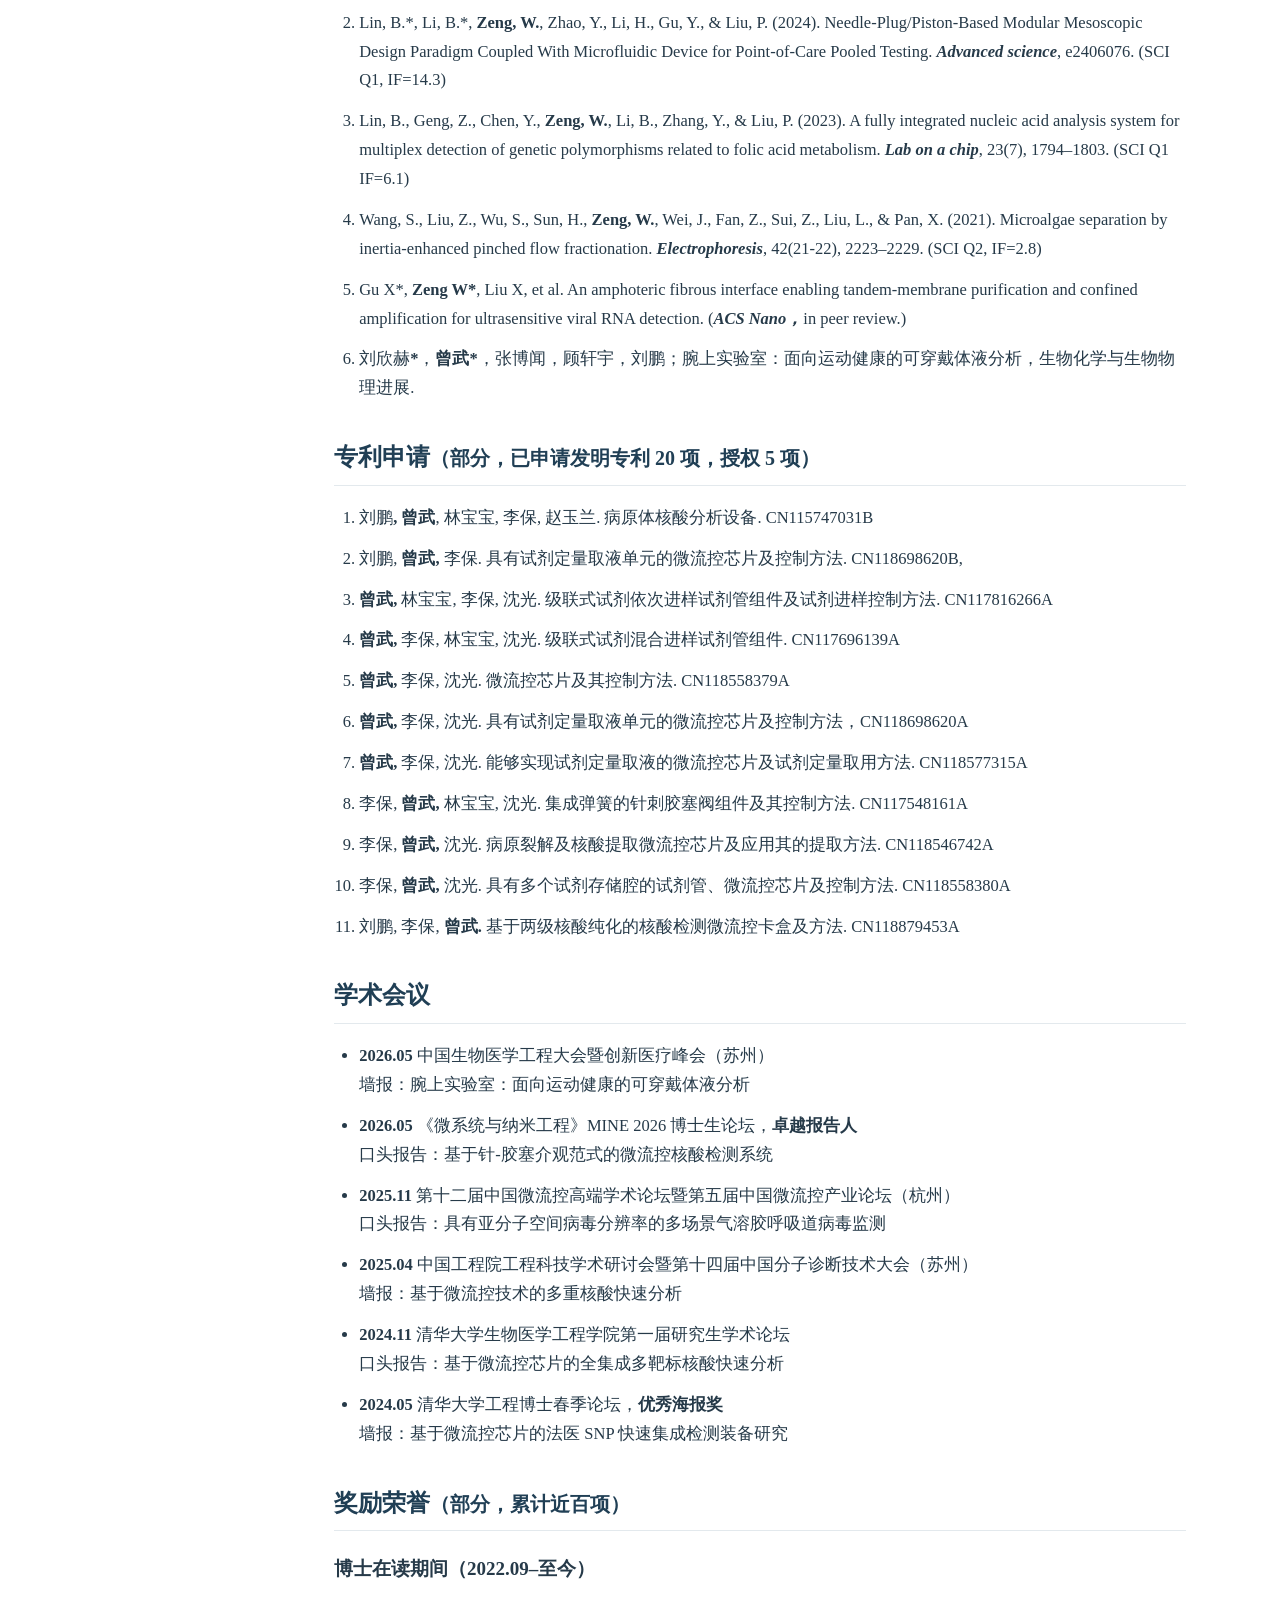
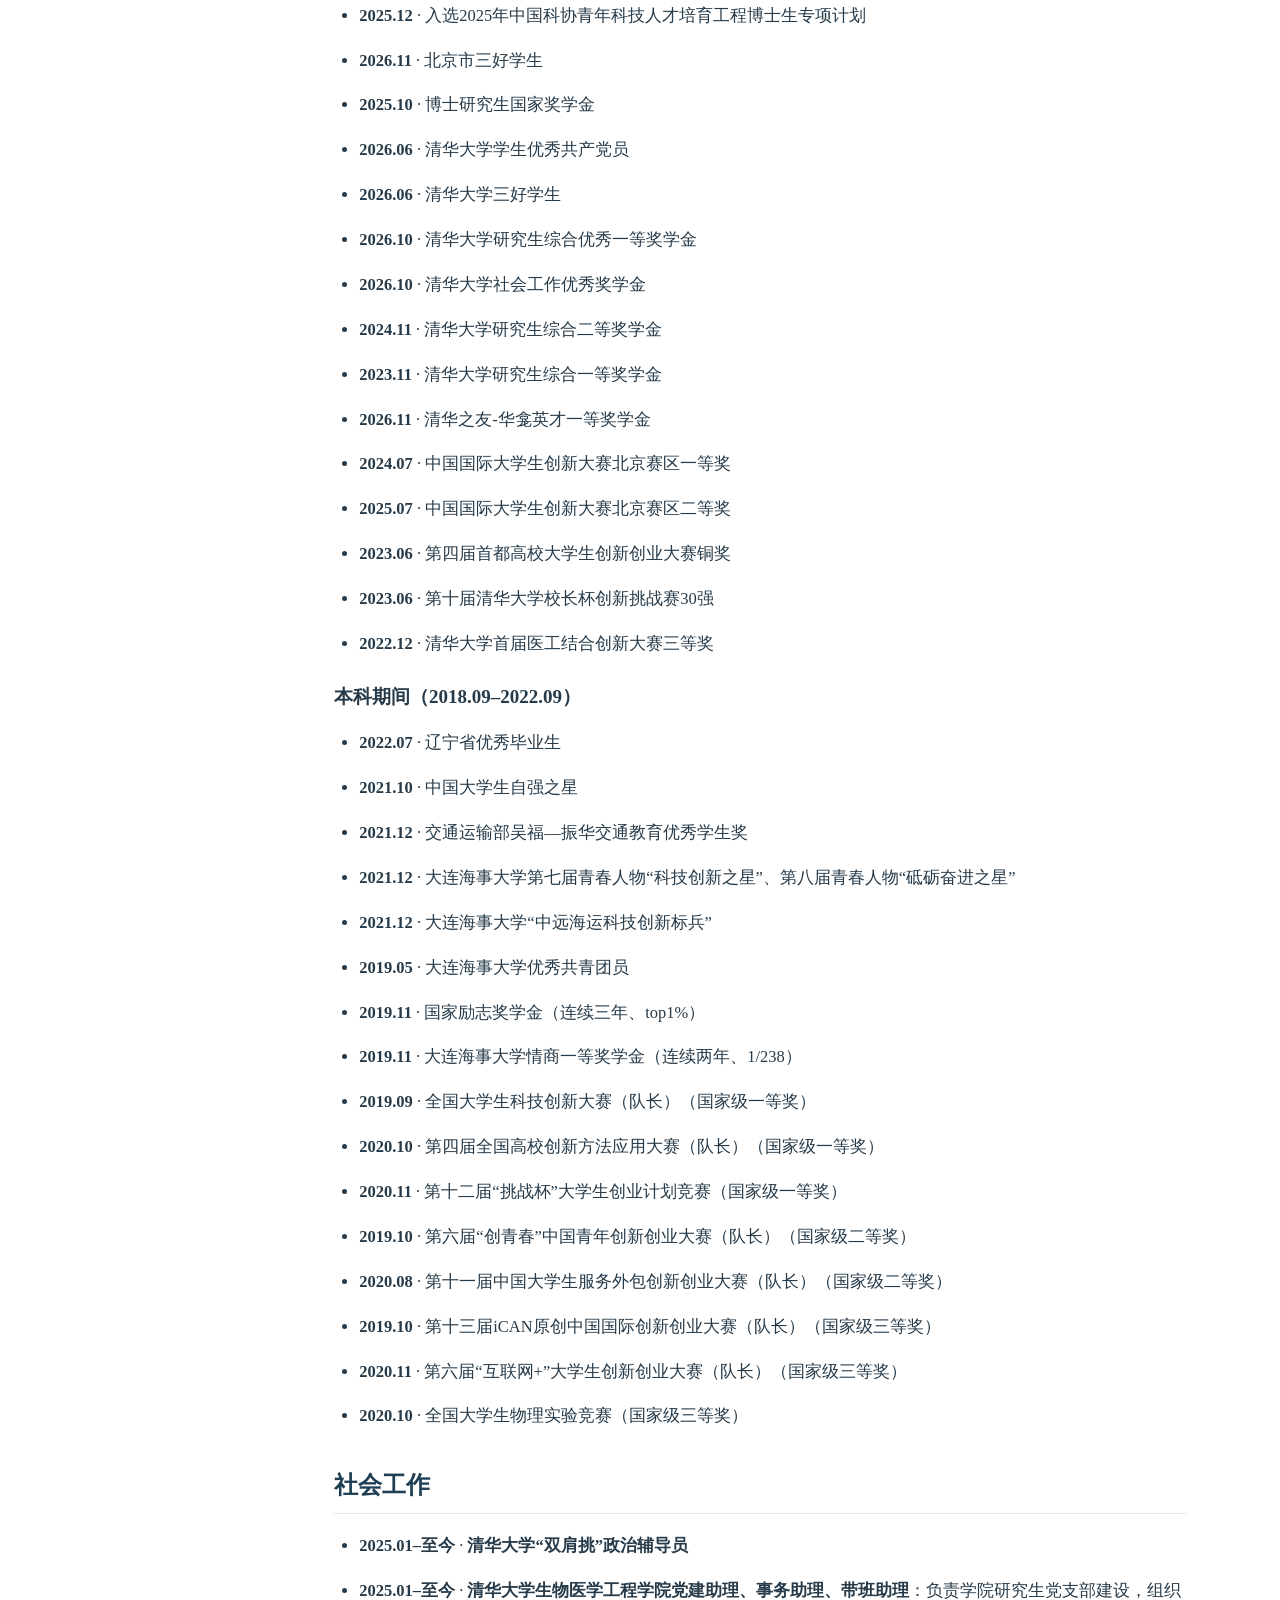
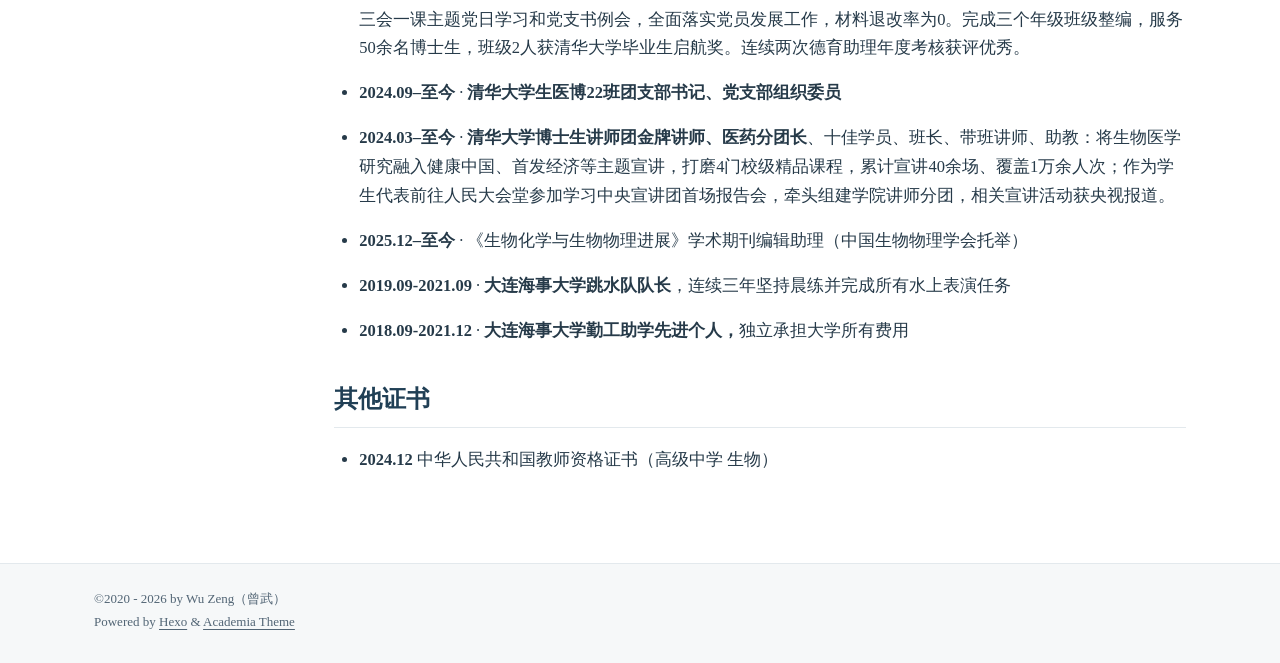
<file: 2026/02/09/zengwuCVcn/index.html>
<!DOCTYPE html><html lang="zh-CN"><head><meta charset="UTF-8"><meta http-equiv="X-UA-Compatible" content="IE=edge"><meta name="viewport" content="width=device-width, initial-scale=1"><title>曾武 Wu Zeng | 清华大学</title><meta name="author" content="Wu Zeng（曾武）"><meta name="description" content="曾武，清华大学生物医学工程直博生。研究领域包括集成式微流控系统、即时检测、纳米孔测序与自动化建库、类器官培养与药物筛选。"><meta name="theme-color" content="#233e55"><meta name="referrer" content="strict-origin-when-cross-origin"><link rel="canonical" href="https://zengwu.cc/"><link rel="alternate" hreflang="zh-CN" href="https://zengwu.cc/"><link rel="alternate" hreflang="en" href="https://zengwu.cc/About/"><meta property="og:type" content="profile"><meta property="og:title" content="曾武 Wu Zeng | 清华大学"><meta property="og:description" content="曾武，清华大学生物医学工程直博生。研究领域包括集成式微流控系统、即时检测、纳米孔测序与自动化建库、类器官培养与药物筛选。"><meta property="og:url" content="https://zengwu.cc/"><meta property="og:image" content="https://zengwu.cc/img/profile.png"><meta property="og:locale" content="zh_CN"><link rel="shortcut icon" href="/img/favicon.png"><link rel="stylesheet" href="/css/index.css"><link rel="stylesheet" href="/css/academic.css"></head><body id="top"><a class="skip-link" href="#main-content">跳至正文</a><header id="page_header"><div class="header_wrap"><div id="blog_name"><a class="blog_title" id="site-name" href="/">Wu Zeng</a></div><ul class="menus_items"><li class="menus_item"><a class="site-page" href="/"> 主页</a></li><li class="menus_item"><a class="site-page" href="/About/"> English</a></li></ul></div></header><main id="page_main"><div class="side-card sticky"><div class="card-wrap" itemscope itemtype="https://schema.org/Person"><div class="author-avatar"><img class="avatar-img" src="/img/profile.png" alt="曾武 Wu Zeng" width="110" height="110"></div><div class="author-discrip"><h3>Wu Zeng（曾武）</h3><p class="author-bio">PhD Student · Tsinghua University</p></div><div class="author-links"><ul class="social-links"><li><a class="e-social-link" href="https://scholar.google.com/citations?hl=zh-CN&amp;user=HeddSzEAAAAJ" target="_blank" rel="noopener noreferrer">Google Scholar</a></li><li><a class="e-social-link" href="https://orcid.org/0009-0006-3625-1698" target="_blank" rel="noopener noreferrer">ORCID</a></li><li><a class="e-social-link" href="https://www.researchgate.net/profile/Wu-Zeng-8?ev=hdr_xprf" target="_blank" rel="noopener noreferrer">ResearchGate</a></li></ul></div><a class="cv-links" href="/attaches/CV.pdf?v=8d23fd2a8f31" target="_blank" rel="noopener">简历 PDF · CV (Chinese)</a><p class="profile-updated">更新于 2026 年 11 月 21 日 · 清华大学生物医学工程学院</p></div></div><div class="page" id="main-content" itemscope itemtype="https://schema.org/CreativeWork"><h1 class="page-title">曾武</h1><details class="page-toc"><summary>目录</summary><nav aria-label="页面目录"><ol class="toc"><li class="toc-item toc-level-1"><a class="toc-link" href="#%E6%9B%BE%E6%AD%A6"><span class="toc-text">曾武</span></a><ol class="toc-child"><li class="toc-item toc-level-2"><a class="toc-link" href="#%E6%95%99%E8%82%B2%E8%83%8C%E6%99%AF"><span class="toc-text">教育背景</span></a></li><li class="toc-item toc-level-2"><a class="toc-link" href="#%E7%A7%91%E7%A0%94%E7%BB%8F%E5%8E%86"><span class="toc-text">科研经历</span></a></li><li class="toc-item toc-level-2"><a class="toc-link" href="#%E7%A4%BE%E4%BC%81%E5%AE%9E%E4%B9%A0"><span class="toc-text">社企实习</span></a></li><li class="toc-item toc-level-2"><a class="toc-link" href="#%E6%8A%80%E8%83%BD%E7%89%B9%E9%95%BF"><span class="toc-text">技能特长</span></a></li><li class="toc-item toc-level-2"><a class="toc-link" href="#%E5%AD%A6%E6%9C%AF%E8%AE%BA%E6%96%87"><span class="toc-text">学术论文</span></a></li><li class="toc-item toc-level-2"><a class="toc-link" href="#%E4%B8%93%E5%88%A9%E7%94%B3%E8%AF%B7"><span class="toc-text">专利申请（部分，已申请发明专利 20 项，授权 5 项）</span></a></li><li class="toc-item toc-level-2"><a class="toc-link" href="#%E5%AD%A6%E6%9C%AF%E4%BC%9A%E8%AE%AE"><span class="toc-text">学术会议</span></a></li><li class="toc-item toc-level-2"><a class="toc-link" href="#%E5%A5%96%E5%8A%B1%E8%8D%A3%E8%AA%89"><span class="toc-text">奖励荣誉（部分，累计近百项）</span></a></li><li class="toc-item toc-level-2"><a class="toc-link" href="#%E7%A4%BE%E4%BC%9A%E5%B7%A5%E4%BD%9C"><span class="toc-text">社会工作</span></a></li><li class="toc-item toc-level-2"><a class="toc-link" href="#%E5%85%B6%E4%BB%96%E8%AF%81%E4%B9%A6"><span class="toc-text">其他证书</span></a></li></ol></li></ol></nav></details><article><h1 id="曾武"><a href="#曾武" class="headerlink" title="曾武"></a>曾武</h1><p><strong>2026年清华研究生特奖候选人</strong><br><strong>中国大学生自强之星，人民日报、中国青年报等专题报道</strong><br><strong>入选2025年中国科协青年科技人才培育工程博士生专项计划</strong></p>
<p>2002年9月生于湖南省衡阳市，中共党员<br><a href="tel:+8618007476572">+86 180 0747 6572</a> · <a href="mailto:&#122;&#x65;&#x6e;&#103;&#45;&#119;&#x32;&#x32;&#x40;&#x6d;&#x61;&#105;&#108;&#115;&#46;&#116;&#x73;&#105;&#x6e;&#103;&#104;&#x75;&#x61;&#46;&#101;&#x64;&#x75;&#x2e;&#x63;&#110;">zeng-w22@mails.tsinghua.edu.cn</a></p>
<hr>
<h2 id="教育背景"><a href="#教育背景" class="headerlink" title="教育背景"></a>教育背景</h2><ul>
<li><p><strong>2022.09-至今</strong>  直博生在读：清华大学（生物医学工程）  </p>
<ul>
<li>研究领域：集成式微流控系统与即时检测；纳米孔测序与自动化建库；类器官培养与药物筛选</li>
</ul>
</li>
<li><p><strong>2018.09-2022.07</strong>  学士：大连海事大学（211）（轮机工程，海上方向）  </p>
<ul>
<li>主修课程：机械设计、流体力学、轮机自动化、船舶电气设备及系统等</li>
</ul>
</li>
</ul>
<h2 id="科研经历"><a href="#科研经历" class="headerlink" title="科研经历"></a>科研经历</h2><ul>
<li><p><strong>2021.12—至今</strong>  清华大学生物医学工程学院  </p>
<ul>
<li>导师：刘鹏 研究员&#x2F;党委书记</li>
<li><strong>主持研发超灵敏、多指标一体化核酸检测系统</strong>，与重庆医科大学附属儿童医院合作应用于儿童新发重大传染病病原体检测。实现检测灵敏度稳定到10 copies&#x2F;ml，可按需并行检测10-20种病原体。</li>
<li><strong>主持研发国内首套全集成法医SNP快检仪</strong>，与公安部物证鉴定中心合作应用于从现场微量生物物证信息重构目标人员宏观表型特征。实现从DNA提取到获得 SNP≥200 分型的检测时间&lt;4小时。</li>
<li><strong>主持研发全自动便携式NGS建库仪</strong>，与解放军总医院、航天员科研训练中心合作应用于一线战场与空间站环境中X病原体在线现场监测。实现样本入-文库出，4-7小时完成测序结果实时报告。</li>
<li><strong>主持研发全集成类器官自动生成、培养和药敏分析系统</strong>，实现组织样本入-类器官药敏结果出，穿刺&#x2F;活检样本在院构建类器官成功率超90%，1周内完成药敏结果精准检测。</li>
</ul>
</li>
<li><p><strong>2020.12—2021.12</strong>  中国科学院大连化学物理研究所  </p>
<ul>
<li>导师：林炳承 研究员；刘显明 副研究员</li>
<li>参与研发微流控数字液滴中央处理器芯片及平台系统，在DMF芯片上极板的疏水层表面构建位置分辨的抗体条形码阵列，用于蛋白多指标检测。</li>
</ul>
</li>
<li><p><strong>2019.06—2020.12</strong>  大连海事大学微流控芯片实验室  </p>
<ul>
<li>导师：刘志坚 教授</li>
<li>主持研发便携式船舶压载水快速检测仪，基于微流控芯片分离技术应用于船舶压载水检测前处理阶段。</li>
</ul>
</li>
</ul>
<h2 id="社企实习"><a href="#社企实习" class="headerlink" title="社企实习"></a>社企实习</h2><ul>
<li><strong>2021.12—至今</strong>  北京梓晶生物科技有限公司 — 技术顾问<ul>
<li>参与自主研发“生物气溶胶新型冠状病毒监测系统”项目，助力北京冬奥会顺利开展，以及地方医院发热门诊感染控制。获2023年全国消毒与感染控制学术年会优秀论文奖。</li>
<li>负责与阿吉安（福州）基因医学检测实验室合作研发“居家式核酸快检POCT”项目，与宏微特斯（苏州）医药科技有限公司合作研发“一体化呼吸道多联检”项目，与金圻睿（广州）生物科技有限公司合作研发“自动化核酸提取工作站”项目，与北京齐碳科技有限公司合作研发“自动化提取建库一体机”项目。</li>
<li>提供芯片技术对接、仪器系统设计、温度控制、荧光激发与检测系统原型机；组织协调仪器、芯片、试剂、工艺等多个部门；参与技术路线规划、技术标准制定、质控设计、成本控制、生产工艺优化。</li>
</ul>
</li>
</ul>
<h2 id="技能特长"><a href="#技能特长" class="headerlink" title="技能特长"></a>技能特长</h2><ul>
<li><strong>光机电一体化仪器设计，拥有系统设计、搭建调试、产品转化经验。</strong></li>
<li>微流控芯片设计（AutoCAD, SolidWorks）与生产（PDMS &#x2F; PMMA &#x2F; PC）</li>
<li>机电自动化控制（Altium Designer）与编程（LabVIEW）</li>
<li>生物学分子实验（mNGS; tNGS; ELISA; qPCR&#x2F;RT-qPCR; RPA; LAMP）与细胞培养</li>
<li>动画建模与渲染（3ds Max，Corona），视频剪辑（Premiere Pro）与插画作图能力（Illustrator，Photoshop）</li>
<li>具有丰富的科研项目书撰写、基金申报经验；与301医院、北京地坛医院、公安部物证鉴定中心、重庆医科大学、中国航天员中心、广州医科大学、首都体育学院长期保持稳定联系，可为项目申请、课题合作与临床测试提供支持。</li>
</ul>
<h2 id="学术论文"><a href="#学术论文" class="headerlink" title="学术论文"></a>学术论文</h2><h3 id="代表性一作论文（含已发表及在准备中论文）"><a href="#代表性一作论文（含已发表及在准备中论文）" class="headerlink" title="代表性一作论文（含已发表及在准备中论文）"></a>代表性一作论文（含已发表及在准备中论文）</h3><p>&#42; 共同第一作者。</p>
<ol>
<li>Li B<strong>&#42;</strong>, <strong>Zeng W</strong><strong>&#42;</strong><strong>,</strong> Xiuli Wang<strong>&#42;</strong>, Gu X, et al. Reconfigurable spatial-fluidic architecture enables decision-synchronous genomic diagnostics. (Under second review at <strong><em>Nature</em></strong>.)</li>
<li><strong>Zeng W</strong><strong>&#42;</strong>, Li B<strong>&#42;</strong>, Liu X, Gu X, et al. AI-native microfluidic twins enable self-calibrating,accurate point-of-care molecular testing<strong>.</strong> (Submitted to<strong> </strong><strong><em>Nature Biomedical Engineering</em></strong>)</li>
<li>Li B<strong>&#42;</strong>, <strong>Zeng W</strong><strong>&#42;</strong>, Zhou T&#42;, et al. Omni-spatial pathogen surveillance enables spatiotemporal biorisk mapping and closed-loop environmental intervention. (<strong><em>Nature sensors，</em></strong>in peer review.)</li>
<li><strong>Zeng W</strong><strong>.</strong><strong>&#42;</strong>, Li B.&#42;, Chen Y.&#42;, Lin, B., Gu, X, Liu, P. &amp; Zhang, Y. (2025). A finger-actuated microfluidic system for point-of-care detection of SARS-CoV-2 and Influenza A. <strong><em>Analytical Chemistry</em></strong><strong><em>.</em></strong>, 97(34), 18469–18478. (SCI Q1, IF&#x3D;6.7)</li>
<li>Li B<strong>&#42;</strong>, <strong>Zeng W</strong><strong>&#42;</strong>, et al. Ultrasensitive diagnosis of herpesviruses in cerebrospinal fluid via cascade nucleic acid purification within a fully integrated microfluidic system. (<strong><em>ACS Sensors</em></strong><strong> </strong>2026,<strong> </strong>Accepted for publication.)</li>
<li>Li B&#42;, Gu X&#42;, <strong>Zeng W</strong><strong>&#42;</strong>, Lin B, Liu X, Lim CT, Liu P. Ultrasensitive Nucleic Acid Testing: From Foundational Research to Clinical Translation. <strong><em>ACS Nano</em></strong>. 2025 Dec 2;19(47):40304-40344. (SCI Q1, IF&#x3D;15.8)</li>
<li>Li, B.&#42;, Lin, B.&#42;, <strong>Zeng, W.&#42;</strong>, Gu, Y., Zhao, Y., &amp; Liu, P. (2025). A fully integrated microfluidic cartridge for rapid and ultrasensitive nucleic acid detection from oropharyngeal swabs.<strong><em> Lab on a chip</em></strong>, 25(3), 454–464. (SCI Q1, IF&#x3D;6.1)</li>
<li><strong>Zeng W</strong><strong>&#42;</strong>, Zhang B<strong>&#42;</strong>, Gu X, et al. A Microfluidic Platform with Passive Sequential Fluid Release for Automated Multiplex RT-LAMP Detection of HIV and HCV. (Prepare for submission to <strong><em>Lab on a chip</em></strong>)</li>
<li><strong>Zeng W</strong><strong>&#42;</strong>, Peng Z<strong>&#42;</strong>, Liu X, Gu X, et al. A Microfluidic Platform Based on Liquid-Level Difference for the Multiplexed Detection of Southeast Asian Viruses. (Prepare for submission to <strong><em>Biosensors &amp; Bioelectronics</em></strong>)</li>
</ol>
<h3 id="其他相关论文"><a href="#其他相关论文" class="headerlink" title="其他相关论文"></a>其他相关论文</h3><ol>
<li>Li, B.&#42;, Lin, B.&#42;, Wang, Y.&#42;, Shi, Y.&#42;, <strong>Zeng, W.</strong>, Zhao, Y., Gu, Y., Liu, C., Gao, H., Cheng, H., Zheng, X., Xiang, G., Wang, G., &amp; Liu, P. (2024). Multi-scenario surveillance of respiratory viruses in aerosols with sub-single-copy spatial resolution. <strong><em>Nature communications</em></strong>, 15(1), 8770. (SCI Q1, IF&#x3D;16.6)</li>
<li>Lin, B.&#42;, Li, B.&#42;, <strong>Zeng, W.</strong>, Zhao, Y., Li, H., Gu, Y., &amp; Liu, P. (2024). Needle-Plug&#x2F;Piston-Based Modular Mesoscopic Design Paradigm Coupled With Microfluidic Device for Point-of-Care Pooled Testing. <strong><em>Advanced science</em></strong>, e2406076. (SCI Q1, IF&#x3D;14.3)</li>
<li>Lin, B., Geng, Z., Chen, Y., <strong>Zeng, W.</strong>, Li, B., Zhang, Y., &amp; Liu, P. (2023). A fully integrated nucleic acid analysis system for multiplex detection of genetic polymorphisms related to folic acid metabolism. <strong><em>Lab on a chip</em></strong>, 23(7), 1794–1803. (SCI Q1 IF&#x3D;6.1)</li>
<li>Wang, S., Liu, Z., Wu, S., Sun, H., <strong>Zeng, W.</strong>, Wei, J., Fan, Z., Sui, Z., Liu, L., &amp; Pan, X. (2021). Microalgae separation by inertia-enhanced pinched flow fractionation. <strong><em>Electrophoresis</em></strong>, 42(21-22), 2223–2229. (SCI Q2, IF&#x3D;2.8)</li>
<li>Gu X&#42;, <strong>Zeng W</strong><strong>&#42;</strong>, Liu X, et al. An amphoteric fibrous interface enabling tandem-membrane purification and confined amplification for ultrasensitive viral RNA detection. (<strong><em>ACS Nano</em></strong><strong><em>，</em></strong>in peer review.)</li>
<li>刘欣赫<strong>&#42;</strong>，<strong>曾武</strong><strong>&#42;</strong>，张博闻，顾轩宇，刘鹏；腕上实验室：面向运动健康的可穿戴体液分析，生物化学与生物物理进展.</li>
</ol>
<h2 id="专利申请"><a href="#专利申请" class="headerlink" title="专利申请"></a>专利申请<small>（部分，已申请发明专利 20 项，授权 5 项）</small></h2>

<ol>
<li>刘鹏<strong>, 曾武</strong>, 林宝宝, 李保, 赵玉兰. 病原体核酸分析设备. CN115747031B</li>
<li>刘鹏, <strong>曾武,</strong> 李保. 具有试剂定量取液单元的微流控芯片及控制方法. CN118698620B,</li>
<li><strong>曾武, </strong>林宝宝, 李保, 沈光. 级联式试剂依次进样试剂管组件及试剂进样控制方法. CN117816266A</li>
<li><strong>曾武, </strong>李保, 林宝宝, 沈光. 级联式试剂混合进样试剂管组件. CN117696139A</li>
<li><strong>曾武, </strong>李保, 沈光. 微流控芯片及其控制方法. CN118558379A</li>
<li><strong>曾武, </strong>李保, 沈光. 具有试剂定量取液单元的微流控芯片及控制方法，CN118698620A</li>
<li><strong>曾武, </strong>李保, 沈光. 能够实现试剂定量取液的微流控芯片及试剂定量取用方法. CN118577315A</li>
<li>李保, <strong>曾武, </strong>林宝宝, 沈光. 集成弹簧的针刺胶塞阀组件及其控制方法. CN117548161A</li>
<li>李保, <strong>曾武,</strong> 沈光. 病原裂解及核酸提取微流控芯片及应用其的提取方法. CN118546742A</li>
<li>李保, <strong>曾武,</strong> 沈光. 具有多个试剂存储腔的试剂管、微流控芯片及控制方法. CN118558380A</li>
<li>刘鹏, 李保, <strong>曾武.</strong> 基于两级核酸纯化的核酸检测微流控卡盒及方法. CN118879453A</li>
</ol>
<h2 id="学术会议"><a href="#学术会议" class="headerlink" title="学术会议"></a>学术会议</h2><ul>
<li><strong>2026.05</strong> 中国生物医学工程大会暨创新医疗峰会（苏州）<br>墙报：腕上实验室：面向运动健康的可穿戴体液分析</li>
<li><strong>2026.05</strong> 《微系统与纳米工程》MINE 2026 博士生论坛，<strong>卓越报告人</strong><br>口头报告：基于针-胶塞介观范式的微流控核酸检测系统</li>
<li><strong>2025.11</strong> 第十二届中国微流控高端学术论坛暨第五届中国微流控产业论坛（杭州）<br>口头报告：具有亚分子空间病毒分辨率的多场景气溶胶呼吸道病毒监测</li>
<li><strong>2025.04</strong> 中国工程院工程科技学术研讨会暨第十四届中国分子诊断技术大会（苏州）<br>墙报：基于微流控技术的多重核酸快速分析</li>
<li><strong>2024.11</strong> 清华大学生物医学工程学院第一届研究生学术论坛<br>口头报告：基于微流控芯片的全集成多靶标核酸快速分析</li>
<li><strong>2024.05</strong> 清华大学工程博士春季论坛，<strong>优秀海报奖</strong><br>墙报：基于微流控芯片的法医 SNP 快速集成检测装备研究</li>
</ul>
<h2 id="奖励荣誉"><a href="#奖励荣誉" class="headerlink" title="奖励荣誉"></a>奖励荣誉<small>（部分，累计近百项）</small></h2>

<h3 id="博士在读期间（2022-09–至今）"><a href="#博士在读期间（2022-09–至今）" class="headerlink" title="博士在读期间（2022.09–至今）"></a>博士在读期间（2022.09–至今）</h3><ul>
<li><p><strong>2025.12</strong> · 入选2025年中国科协青年科技人才培育工程博士生专项计划</p>
</li>
<li><p><strong>2026.11</strong> · 北京市三好学生</p>
</li>
<li><p><strong>2025.10</strong> · 博士研究生国家奖学金</p>
</li>
<li><p><strong>2026.06</strong> · 清华大学学生优秀共产党员</p>
</li>
<li><p><strong>2026.06</strong> · 清华大学三好学生</p>
</li>
<li><p><strong>2026.10</strong> · 清华大学研究生综合优秀一等奖学金</p>
</li>
<li><p><strong>2026.10</strong> · 清华大学社会工作优秀奖学金</p>
</li>
<li><p><strong>2024.11</strong> · 清华大学研究生综合二等奖学金</p>
</li>
<li><p><strong>2023.11</strong> · 清华大学研究生综合一等奖学金</p>
</li>
<li><p><strong>2026.11</strong> · 清华之友-华龛英才一等奖学金</p>
</li>
<li><p><strong>2024.07</strong> · 中国国际大学生创新大赛北京赛区一等奖</p>
</li>
<li><p><strong>2025.07</strong> · 中国国际大学生创新大赛北京赛区二等奖</p>
</li>
<li><p><strong>2023.06</strong> · 第四届首都高校大学生创新创业大赛铜奖</p>
</li>
<li><p><strong>2023.06</strong> · 第十届清华大学校长杯创新挑战赛30强</p>
</li>
<li><p><strong>2022.12</strong> · 清华大学首届医工结合创新大赛三等奖</p>
</li>
</ul>
<h3 id="本科期间（2018-09–2022-09）"><a href="#本科期间（2018-09–2022-09）" class="headerlink" title="本科期间（2018.09–2022.09）"></a>本科期间（2018.09–2022.09）</h3><ul>
<li><p><strong>2022.07</strong> · 辽宁省优秀毕业生</p>
</li>
<li><p><strong>2021.10</strong> · 中国大学生自强之星</p>
</li>
<li><p><strong>2021.12</strong> · 交通运输部吴福—振华交通教育优秀学生奖</p>
</li>
<li><p><strong>2021.12</strong> · 大连海事大学第七届青春人物“科技创新之星”、第八届青春人物“砥砺奋进之星”</p>
</li>
<li><p><strong>2021.12</strong> · 大连海事大学“中远海运科技创新标兵”</p>
</li>
<li><p><strong>2019.05</strong> · 大连海事大学优秀共青团员</p>
</li>
<li><p><strong>2019.11</strong> · 国家励志奖学金（连续三年、top1%）</p>
</li>
<li><p><strong>2019.11</strong> · 大连海事大学情商一等奖学金（连续两年、1&#x2F;238）</p>
</li>
<li><p><strong>2019.09</strong> · 全国大学生科技创新大赛（队长）（国家级一等奖）</p>
</li>
<li><p><strong>2020.10</strong> · 第四届全国高校创新方法应用大赛（队长）（国家级一等奖）</p>
</li>
<li><p><strong>2020.11</strong> · 第十二届“挑战杯”大学生创业计划竞赛（国家级一等奖）</p>
</li>
<li><p><strong>2019.10</strong> · 第六届“创青春”中国青年创新创业大赛（队长）（国家级二等奖）</p>
</li>
<li><p><strong>2020.08</strong> · 第十一届中国大学生服务外包创新创业大赛（队长）（国家级二等奖）</p>
</li>
<li><p><strong>2019.10</strong> · 第十三届iCAN原创中国国际创新创业大赛（队长）（国家级三等奖）</p>
</li>
<li><p><strong>2020.11</strong> · 第六届“互联网+”大学生创新创业大赛（队长）（国家级三等奖）</p>
</li>
<li><p><strong>2020.10</strong> · 全国大学生物理实验竞赛（国家级三等奖）</p>
</li>
</ul>
<h2 id="社会工作"><a href="#社会工作" class="headerlink" title="社会工作"></a>社会工作</h2><ul>
<li><p><strong>2025.01–至今</strong> · <strong>清华大学“双肩挑”政治辅导员</strong></p>
</li>
<li><p><strong>2025.01–至今</strong> · <strong>清华大学生物医学工程学院党建助理、事务助理、带班助理</strong>：负责学院研究生党支部建设，组织三会一课主题党日学习和党支书例会，全面落实党员发展工作，材料退改率为0。完成三个年级班级整编，服务50余名博士生，班级2人获清华大学毕业生启航奖。连续两次德育助理年度考核获评优秀。</p>
</li>
<li><p><strong>2024.09–至今</strong> · <strong>清华大学生医博22班团支部书记、党支部组织委员</strong></p>
</li>
<li><p><strong>2024.03–至今</strong> · <strong>清华大学博士生讲师团金牌讲师、医药分团长</strong>、十佳学员、班长、带班讲师、助教：将生物医学研究融入健康中国、首发经济等主题宣讲，打磨4门校级精品课程，累计宣讲40余场、覆盖1万余人次；作为学生代表前往人民大会堂参加学习中央宣讲团首场报告会，牵头组建学院讲师分团，相关宣讲活动获央视报道。</p>
</li>
<li><p><strong>2025.12–至今</strong> · 《生物化学与生物物理进展》学术期刊编辑助理（中国生物物理学会托举）</p>
</li>
<li><p><strong>2019.09-2021.09</strong> · <strong>大连海事大学跳水队队长</strong>，连续三年坚持晨练并完成所有水上表演任务</p>
</li>
<li><p><strong>2018.09-2021.12</strong> · <strong>大连海事大学勤工助学先进个人，</strong>独立承担大学所有费用</p>
</li>
</ul>
<h2 id="其他证书"><a href="#其他证书" class="headerlink" title="其他证书"></a>其他证书</h2><ul>
<li><strong>2024.12</strong> 中华人民共和国教师资格证书（高级中学 生物）</li>
</ul>
</article></div></main><a class="back-to-top" href="#top" aria-label="回到顶部">↑</a><footer id="page_footer"><div class="footer_wrap"><div class="copyright">&copy;2020 - 2026 by Wu Zeng（曾武）</div><div class="theme-info">Powered by <a target="_blank" href="https://hexo.io" rel="nofollow noopener">Hexo</a> & <a target="_blank" href="https://github.com/PhosphorW/hexo-theme-academia" rel="nofollow noopener">Academia Theme</a></div></div></footer></body></html>
</file>
<file: css/index.css>
.page pre,
.page .highlight {
  overflow: auto;
  margin: 0 0 1rem;
  padding: 0;
  background: #f8f8f8;
  color: #525252;
  font-size: 1.6rem;
  clear: both;
}
figure.highlight {
  position: relative;
}
.page .highlight code {
  padding: 0.2rem 0.3rem;
  word-wrap: break-word;
  font-size: 1.6rem !important;
}
.page pre {
  padding: 10px 20px;
}
.page pre code {
  padding: 0;
  background: none;
  color: #525252;
  text-shadow: none;
}
.page .highlight {
  position: relative;
  border-radius: 1px;
}
.page .highlight pre {
  margin: 0;
  padding: 8px 0;
  border: none;
}
.page .highlight .line::selection {
  background: rgba(128,203,196,0.251);
  color: #525252;
}
.page .highlight .line.marked {
  background-color: rgba(128,203,196,0.251);
}
.page .highlight table {
  position: relative;
  margin: 0;
  width: auto;
  border: none;
}
.page .highlight td {
  padding: 0;
  border: none;
}
.page .highlight .gutter pre {
  padding-right: 0.8rem;
  padding-left: 0.7rem;
  background-color: #f8f8f8;
  color: #cfd8dc;
  text-align: right;
}
.page .highlight .code pre {
  padding-right: 0.5rem;
  padding-left: 0.5rem;
  width: 100%;
  background-color: #f8f8f8;
}
.page .highlight .line {
  height: 1rem;
}
.page .gutter {
  user-select: none;
  -webkit-user-select: none;
  -moz-user-select: none;
  -ms-user-select: none;
}
.page .gist table {
  width: auto;
}
.page .gist table td {
  border: none;
}
.page pre .deletion {
  background: #fdd;
}
.page pre .addition {
  background: #dfd;
}
.page pre .meta {
  color: #7c4dff;
}
.page pre .comment {
  color: rgba(144,164,174,0.565);
}
.page pre .comment::selection {
  background: rgba(128,203,196,0.251);
  color: #525252;
}
.page pre .variable,
.page pre .attribute,
.page pre .regexp,
.page pre .ruby .constant,
.page pre .xml .tag .title,
.page pre .xml .pi,
.page pre .xml .doctype,
.page pre .html .doctype,
.page pre .css .id,
.page pre .tag .name,
.page pre .css .class,
.page pre .css .pseudo {
  color: #e53935;
}
.page pre .variable::selection,
.page pre .attribute::selection,
.page pre .regexp::selection,
.page pre .ruby .constant::selection,
.page pre .xml .tag .title::selection,
.page pre .xml .pi::selection,
.page pre .xml .doctype::selection,
.page pre .html .doctype::selection,
.page pre .css .id::selection,
.page pre .tag .name::selection,
.page pre .css .class::selection,
.page pre .css .pseudo::selection {
  background: rgba(128,203,196,0.251);
  color: #525252;
}
.page pre .tag {
  color: #c62641;
}
.page pre .tag::selection {
  background: rgba(128,203,196,0.251);
  color: #525252;
}
.page pre .number,
.page pre .preprocessor,
.page pre .literal,
.page pre .params,
.page pre .constant,
.page pre .command {
  color: #f76d47;
}
.page pre .number::selection,
.page pre .preprocessor::selection,
.page pre .literal::selection,
.page pre .params::selection,
.page pre .constant::selection,
.page pre .command::selection {
  background: rgba(128,203,196,0.251);
  color: #525252;
}
.page pre .built_in {
  color: #ffb62c;
}
.page pre .built_in::selection {
  background: rgba(128,203,196,0.251);
  color: #525252;
}
.page pre .ruby .class .title,
.page pre .css .rules .attribute,
.page pre .string,
.page pre .value,
.page pre .inheritance,
.page pre .header,
.page pre .ruby .symbol,
.page pre .xml .cdata,
.page pre .special,
.page pre .number,
.page pre .formula {
  color: #0086b3;
}
.page pre .ruby .class .title::selection,
.page pre .css .rules .attribute::selection,
.page pre .string::selection,
.page pre .value::selection,
.page pre .inheritance::selection,
.page pre .header::selection,
.page pre .ruby .symbol::selection,
.page pre .xml .cdata::selection,
.page pre .special::selection,
.page pre .number::selection,
.page pre .formula::selection {
  background: rgba(128,203,196,0.251);
  color: #525252;
}
.page pre .keyword,
.page pre .title,
.page pre .css .hexcolor {
  color: #c62641;
}
.page pre .keyword::selection,
.page pre .title::selection,
.page pre .css .hexcolor::selection {
  background: rgba(128,203,196,0.251);
  color: #525252;
}
.page pre .function,
.page pre .python .decorator,
.page pre .python .title,
.page pre .ruby .function .title,
.page pre .ruby .title .keyword,
.page pre .perl .sub,
.page pre .javascript .title,
.page pre .coffeescript .title {
  color: #6182b8;
}
.page pre .function::selection,
.page pre .python .decorator::selection,
.page pre .python .title::selection,
.page pre .ruby .function .title::selection,
.page pre .ruby .title .keyword::selection,
.page pre .perl .sub::selection,
.page pre .javascript .title::selection,
.page pre .coffeescript .title::selection {
  background: rgba(128,203,196,0.251);
  color: #525252;
}
.page pre .tag .attr,
.page pre .javascript .function {
  color: #7c4dff;
}
.page pre .tag .attr::selection,
.page pre .javascript .function::selection {
  background: rgba(128,203,196,0.251);
  color: #525252;
}
* {
  -webkit-text-size-adjust: none;
}
html {
  height: 100%;
  margin: 0;
  font-size: 62.5%;
  -webkit-font-smoothing: antialiased;
  box-sizing: border-box;
}
body {
  height: 100%;
  margin: 0;
  padding: 0;
  color: #494e52;
  font-size: 1.8em;
  line-height: 1.5;
  font-family: "Times New Roman", FangSong, STFangsong, sans-serif;
  scroll-behavior: smooth;
}
a,
span,
.btn {
  font-family: "Times New Roman", FangSong, STFangsong, sans-serif;
}
img {
  max-width: 100%;
}
blockquote {
  position: relative;
  color: #999;
  font-weight: 400;
  background-color: #f7f7f7;
  border-left: 5px solid #777;
  padding: 1rem 1rem 1rem 1.5rem;
  margin: 1rem 3rem 1rem 2rem;
}
blockquote p {
  margin: 0;
}
#page_header {
  position: relative;
  border-bottom: 1px solid #f2f3f3;
  -webkit-animation: intro 0.3s both;
  animation: intro 0.3s both;
  -webkit-animation-delay: 0.15s;
  animation-delay: 0.15s;
  z-index: 20;
}
.header_wrap {
  max-width: 1200px;
  margin-left: auto;
  margin-right: auto;
  clear: both;
  padding: 1.6rem 2rem 1rem;
  font-size: 2rem;
}
#blog_name {
  display: inline-block;
  width: auto;
  vertical-align: top;
}
#blog_name a {
  display: block;
  margin: 0 1.6rem;
  padding: 0.8rem 0;
  color: #7a8288;
  font-weight: 600;
  text-decoration: none;
  -webkit-transition: all 0.2s ease-in-out;
  transition: all 0.2s ease-in-out;
}
#blog_name a:hover {
  color: #000;
}
@media (max-width: 34em) {
  .menus-open .menus_items {
    visibility: visible;
    opacity: 1;
    pointer-events: auto;
  }
  .menus_items {
    visibility: hidden;
    opacity: 0;
    position: absolute;
    right: 10px;
    margin: 0;
    box-shadow: rgba(0,0,0,0.25) 0px 0px 10px;
    padding: 5px;
    border-width: 1px;
    border-style: solid;
    border-color: #f2f3f3;
    border-image: initial;
    border-radius: 4px;
    background: #fff;
    list-style: none;
    transition: all ease-in-out 0.2s;
    pointer-events: none;
  }
  .menus_items::before {
    display: block;
    content: "";
    position: absolute;
    top: -10px;
    left: calc(50% + 15px);
    width: 0px;
    z-index: 0;
    border-style: solid;
    border-width: 0px 10px 10px;
    border-color: #fff transparent;
  }
  .menus_items li {
    display: block;
    border-bottom: 1px solid #f2f3f3;
  }
  .menus_items li a {
    display: block;
    color: #7a8288;
    font-size: 1.6rem;
    margin: 0px;
    padding: 8px 15px;
    text-decoration: none;
    transition: all 0.2s ease-in-out 0s;
  }
}
.menus_icon {
  display: inline-block;
  position: absolute;
  right: 30px;
  top: 22px;
  height: 30px;
  width: 30px;
  background-color: #7a8288;
  color: #fff;
  cursor: pointer;
  padding: 0px 0.3rem;
  border-width: 0px;
  outline: none;
}
.menus-open .navicon {
  background: transparent;
}
.menus-open .navicon::before {
  transform-origin: 50% 50%;
  top: 0px;
  left: -3px;
  width: 25px;
  transform: rotate3d(0, 0, 1, 45deg);
}
.menus-open .navicon::after {
  transform-origin: 50% 50%;
  top: 0px;
  left: -3px;
  width: 25px;
  transform: rotate3d(0, 0, 1, -45deg);
}
@media (min-width: 34em) {
  .menus_items {
    display: inline-block;
    list-style-type: none;
    margin: 0;
    clear: both;
  }
  .menus_items li {
    display: table-cell;
    vertical-align: middle;
  }
  .menus_items li a {
    position: relative;
    display: block;
    margin: 0 1.6rem;
    padding: 0.8rem 0;
    color: #7a8288;
    text-decoration: none;
  }
  .menus_items li a::before {
    content: "";
    position: absolute;
    left: 0;
    bottom: 0;
    height: 4px;
    background: #bdc1c4;
    width: 100%;
    -webkit-transition: all 0.2s ease-in-out;
    transition: all 0.2s ease-in-out;
    -webkit-transform: scaleX(0);
    -ms-transform: scaleX(0);
    transform: scaleX(0);
  }
  .menus_items li a:hover {
    color: #5c6266;
  }
  .menus_items li a:hover::before {
    -webkit-transform: scaleX(1);
    -ms-transform: scaleX(1);
    transform: scaleX(1);
  }
  .menus_icon {
    display: none;
  }
}
#page_main {
  min-height: 72%;
  margin-left: auto;
  margin-right: auto;
  clear: both;
  margin-top: 3.2rem;
  margin-bottom: 6.4rem;
  padding-left: 1.6rem;
  padding-right: 1.6rem;
  animation: intro 0.3s both;
  animation-delay: 0.35s;
}
#page_main::after {
  clear: both;
  content: "";
  display: table;
}
.page-title {
  font-size: 3rem;
  padding: 0 1.2rem;
}
.page article {
  padding-left: 1.2rem;
  padding-right: 1.2rem;
}
.page article h1 {
  font-size: 3rem;
}
.page article h2 {
  font-size: 2.8rem;
}
.page article h3 {
  font-size: 2.6rem;
}
.page article p,
.page article li {
  font-size: 1.8rem;
}
.page article a {
  color: #494e52;
  -webkit-transition: all 0.2s ease-in-out;
  transition: all 0.2s ease-in-out;
}
.page article a:hover {
  color: #c62641;
}
.page article .highlight {
  overflow: auto;
  margin: 0 0 1rem;
  padding: 0;
  background: #f8f8f8;
  color: #525252;
  line-height: 20px;
}
.page article .gutter pre {
  padding-right: 0.8rem;
  padding-left: 0.7rem;
  background-color: #f8f8f8;
  color: #cfd8dc;
  text-align: right;
}
.page article code {
  font-family: "Times New Roman", FangSong, STFangsong, sans-serif;
  padding: 0.2rem 0.3rem;
  background: rgba(27,31,35,0.05);
  word-wrap: break-word;
}
@media screen and (min-width: 66.67em) {
  #page_main {
    max-width: 1200px;
  }
}
@media (min-width: 34em) {
  .page {
    width: 82.5%;
    float: right;
    margin-right: 0;
  }
  .page .page-title {
    padding: 0 3.6rem;
  }
  .page article {
    padding: 0 3.6rem 3.6rem;
  }
}
.side-card {
  clear: both;
  margin-bottom: 1.6rem;
  -webkit-transform: translate3d(0, 0, 0);
  transform: translate3d(0, 0, 0);
}
.side-card .card-wrap {
  padding-left: 10px;
}
.side-card img {
  width: 100%;
}
.side-card p,
.side-card li {
  font-size: 1.4rem;
  line-height: 1.5;
}
.author-avatar {
  display: table-cell;
  vertical-align: top;
  width: 40px;
  height: 40px;
}
.author-avatar img {
  width: 100%;
  max-width: 110px;
  border-radius: 50%;
}
.author-discrip {
  display: table-cell;
  vertical-align: top;
  padding-left: 15px;
  padding-right: 15px;
  line-height: 1;
}
.author-discrip h3 {
  margin: 0px;
  font-size: 1.8rem;
}
.author-discrip .author-bio {
  font-size: 1.2rem;
  margin: 0.3rem 0;
}
.author-links {
  display: table-cell;
  position: relative;
  vertical-align: top;
  z-index: 10;
  cursor: pointer;
}
.author-links li {
  white-space: nowrap;
  margin-bottom: 0.5em;
}
.author-links a {
  margin-bottom: 5px;
  padding-right: 5px;
  padding-top: 2px;
  padding-bottom: 2px;
  color: inherit;
  font-size: 1.4rem;
  text-decoration: none;
}
.author-links button {
  margin-bottom: 0px;
}
.btn {
  display: inline-block;
  margin-bottom: 0.25em;
  font-size: 0.75em;
  font-weight: bold;
  text-align: center;
  background-color: #7a8288;
  cursor: pointer;
  color: #fff !important;
  padding: 0.6em 1em;
  text-decoration: none;
  border-radius: 4px;
  border-width: 0px !important;
  border-style: initial !important;
  border-color: initial !important;
  border-image: initial !important;
}
.btn:hover {
  background-color: #333;
}
.m-social-links {
  background-color: #fff;
  color: #7a8288 !important;
  border-width: 1px !important;
  border-style: solid !important;
  border-color: #bdc1c4 !important;
  border-image: initial !important;
}
.m-social-links:hover {
  color: #fff !important;
}
.social-icons {
  visibility: hidden;
  opacity: 0;
  position: absolute;
  right: 0;
  width: 115px;
  margin-top: 15px;
  padding-top: 8px;
  padding-left: 10px;
  list-style-type: none;
  border: 1px solid #f2f3f3;
  border-radius: 4px;
  background: #fff;
  z-index: -1;
  box-shadow: 0 0 10px rgba(0,0,0,0.25);
  cursor: default;
  transition: all ease-in-out 0.2s;
}
.social-icons::before {
  display: block;
  content: "";
  position: absolute;
  top: -10px;
  left: calc(50% + 15px);
  width: 0px;
  z-index: 0;
  border-style: solid;
  border-width: 0px 10px 10px;
  border-color: #fff transparent;
  transition: all 0.2s ease-in-out;
}
.social-icons a {
  font-size: 1.7rem;
}
.social-icons li {
  display: inline-block;
}
.social-icons .fa,
.social-icons .fas,
.social-icons .fab {
  display: inline-block;
  font-size: inherit;
  text-rendering: auto;
  -webkit-font-smoothing: antialiased;
  -moz-osx-font-smoothing: grayscale;
  color: #000;
  width: 1.28571em;
  text-align: center;
  -webkit-transition: all 0.2s ease-in-out;
  transition: all 0.2s ease-in-out;
}
.social-icons .fa:hover,
.social-icons .fas:hover,
.social-icons .fab:hover {
  color: #c62641;
}
.is-open .social-icons {
  visibility: visible;
  opacity: 1;
}
.social-links {
  display: none;
  list-style-type: none;
  cursor: default;
  -webkit-transition: all 0.2s ease-in-out;
  transition: all 0.2s ease-in-out;
}
.social-links .e-social-link {
  color: #000;
}
.social-links .e-social-link .fa,
.social-links .e-social-link .fas,
.social-links .e-social-link .fab {
  padding-right: 0.5rem;
}
.social-links .e-social-link:hover span {
  text-decoration: underline;
}
.cv-links {
  color: #096494 !important;
  display: inline-block;
  position: relative;
  font-size: 1.4rem;
  margin-left: 5.5rem;
}
.cv-links i {
  text-decoration: underline;
}
.cv-links i::before {
  margin-right: 0.5rem;
}
@media (min-width: 66.67em) {
  .side-card {
    padding-right: 0;
  }
}
@media (min-width: 34em) {
  .side-card {
    width: 15.25424%;
    min-width: 165px;
    float: left;
    margin-right: 1.69492%;
    opacity: 0.75;
    -webkit-transition: opacity 0.2s ease-in-out;
    transition: opacity 0.2s ease-in-out;
  }
  .side-card .card-wrap {
    padding: 10px 10px 10px 17px;
  }
  .sticky {
    clear: both;
    position: -webkit-sticky;
    position: sticky;
    top: 2em;
  }
  .sticky>* {
    display: block;
  }
  .author-avatar {
    display: block;
    width: auto;
    height: auto;
    text-align: center;
  }
  .author-avatar img {
    padding: 5px;
    border: 1px solid #f2f3f3;
  }
  .author-discrip {
    display: block;
    width: 100%;
    padding-left: 0;
    padding-right: 0;
    color: #000;
  }
  .author-discrip .author-bio {
    font-size: 1.4rem;
    margin-top: 8px;
    margin-bottom: 10px;
  }
  .author-links {
    display: block;
  }
  .social-icons {
    display: block;
    visibility: visible;
    opacity: 1;
    position: relative;
    width: auto;
    margin: 0;
    padding: 0;
    border: 0;
    background: transparent;
    box-shadow: none;
  }
  .social-icons::before {
    content: none;
  }
  .m-social-links {
    display: none;
  }
  .social-links {
    display: block;
    margin-top: 0.8rem;
    margin-bottom: 1.6rem;
    padding: 0;
  }
  .cv-links {
    margin: 0;
  }
}
#page_footer {
  clear: both;
  height: 100px;
  width: 100%;
  float: left;
  margin-left: 0;
  margin-right: 0;
  color: #9ba1a6;
  -webkit-animation: intro 0.3s both;
  animation: intro 0.3s both;
  -webkit-animation-delay: 0.45s;
  animation-delay: 0.45s;
  background-color: #f2f3f3;
  border-top: 1px solid #bdc1c4;
}
#page_footer a {
  color: #9ba1a6;
  -webkit-transition: all 0.2s ease-in-out;
  transition: all 0.2s ease-in-out;
}
#page_footer a:hover {
  color: #000;
}
.footer_wrap {
  max-width: 600px;
  margin-left: auto;
  margin-right: auto;
  clear: both;
  margin-top: 2em;
  padding-left: 2.5em;
  font-size: 1.28rem;
}
@media (min-width: 66.67em) {
  .footer_wrap {
    max-width: 1200px;
  }
}
@media (min-width: 34em) {
  .footer_wrap {
    padding: 0 1em 2em;
  }
}
.nav-wrap {
  position: fixed;
  bottom: 220px;
  right: 0;
  max-width: 50px;
  visibility: hidden;
  opacity: 0;
  transition: all 0.3s;
  -webkit-transition: all 0.3s;
  -moz-transition: all 0.3s;
}
.nav-wrap.is-visible {
  visibility: visible;
  opacity: 1;
  pointer-events: auto;
}
.nav {
  height: 30px;
  width: 30px;
}
.site-nav {
  position: absolute;
  height: 30px;
  width: 30px;
  background-color: #7a8288;
  color: #fff;
  cursor: pointer;
  padding: 0px 0.3rem;
  border-width: 0px;
  border-style: initial;
  border-color: initial;
  border-image: initial;
  outline: none;
}
.navicon {
  position: relative;
  width: 18px;
  height: 3px;
  background: #fff;
  margin: auto;
  transition: all 0.3s ease 0s;
}
.navicon::before {
  content: "";
  position: absolute;
  top: -8px;
  left: 0px;
  width: 18px;
  height: 3px;
  background: #fff;
  transition: all 0.3s ease 0s;
}
.navicon::after {
  content: "";
  position: absolute;
  bottom: -8px;
  left: 0px;
  width: 18px;
  height: 3px;
  background: #fff;
  transition: all 0.3s ease 0s;
}
.nav-open .navicon {
  background: transparent;
}
.nav-open .navicon::before {
  transform-origin: 50% 50%;
  top: 0px;
  left: -3px;
  width: 25px;
  transform: rotate3d(0, 0, 1, 45deg);
}
.nav-open .navicon::after {
  transform-origin: 50% 50%;
  top: 0px;
  left: -3px;
  width: 25px;
  transform: rotate3d(0, 0, 1, -45deg);
}
.nav_items {
  visibility: hidden;
  opacity: 0;
  position: absolute;
  right: 45px;
  top: -20px;
  margin: 0;
  box-shadow: rgba(0,0,0,0.25) 0px 0px 10px;
  padding: 5px;
  border-width: 1px;
  border-style: solid;
  border-color: #f2f3f3;
  border-image: initial;
  border-radius: 4px;
  background: #fff;
  list-style: none;
  transition: all ease-in-out 0.2s;
}
.nav_items li {
  display: block;
  border-bottom: 1px solid #f2f3f3;
}
.nav_items li a {
  display: block;
  color: #7a8288;
  font-size: 1.6rem;
  margin: 0px;
  padding: 10px 20px;
  text-decoration: none;
  transition: all 0.2s ease-in-out 0s;
}
.nav_items li a:hover {
  color: #5c6266;
  background: #dee0e1;
}
.nav_items::before {
  content: "";
  position: absolute;
  top: 20px;
  right: -10px;
  width: 0px;
  display: block;
  z-index: 0;
  border-style: solid;
  border-width: 10px 0px 10px 10px;
  border-color: transparent transparent transparent #fff;
}
.nav_items::after {
  clear: both;
  content: "";
  display: table;
}
.nav-open .nav_items {
  visibility: visible;
  opacity: 1;
}
.cd-top {
  display: block;
  width: auto;
  height: auto;
}
.cd-top i {
  display: block;
  margin-top: 3px;
  width: 30px;
  height: 30px;
  background-color: #7a8288;
  color: #fff;
  text-align: center;
  text-decoration: none;
  font-size: 16px;
  line-height: 29px;
  cursor: pointer;
}
::-webkit-scrollbar {
  width: 12px;
  height: 8px;
  background-color: #fff;
}
::-webkit-scrollbar-track {
  background-color: #fff;
}
::-webkit-scrollbar-thumb {
  background-color: rgba(122,130,136,0.4);
}
</file>
<file: css/academic.css>
:root { color-scheme: light; --ink: #263a49; --muted: #526575; --accent: #1d5679; --line: #e3e9ed; }
* { box-sizing: border-box; -webkit-text-size-adjust: 100%; }
html { scroll-behavior: auto; scroll-padding-top: 24px; }
body { color: var(--ink); font-family: Georgia, 'Times New Roman', 'PingFang SC', 'Microsoft YaHei', sans-serif; line-height: 1.75; scroll-behavior: auto; }
a, span, .btn { font-family: inherit; }
a { text-underline-offset: 3px; }
a:focus-visible, summary:focus-visible { outline: 3px solid #c78632; outline-offset: 4px; }
#page_header { border-bottom: 1px solid var(--line); }
.header_wrap { display: flex; align-items: center; justify-content: space-between; gap: 12px; padding: 18px 24px; }
#blog_name a { margin: 0; color: var(--ink); }
.menus_items { display: flex; position: static; visibility: visible; opacity: 1; pointer-events: auto; gap: 20px; margin: 0; padding: 0; border: 0; box-shadow: none; background: none; list-style: none; }
.menus_items::before, .menus_items li a::before { display: none; }
.menus_items li { display: block; border: 0; }
.menus_items li a { display: block; padding: 8px 0; margin: 0; color: var(--muted); font-size: 1.6rem; white-space: nowrap; }
#page_main { display: grid; grid-template-columns: 200px minmax(0, 1fr); gap: 40px; max-width: 1140px; margin: 42px auto 70px; padding: 0 24px; }
#page_main::after { display: none; }
.side-card { width: auto; min-width: 0; margin: 0; opacity: 1; float: none; align-self: start; top: 28px; }
.side-card .card-wrap { padding: 0; }
.author-avatar { display: block; width: auto; height: auto; text-align: left; }
.author-avatar img { width: 110px; height: 110px; padding: 0; object-fit: cover; border-radius: 50%; border: 1px solid var(--line); }
.author-discrip { display: block; padding: 0; margin: 20px 0 12px; }
.author-discrip h3 { line-height: 1.4; font-size: 2rem; }
.author-discrip .author-bio { color: var(--muted); font-size: 1.45rem; line-height: 1.7; margin: 8px 0 14px; }
.author-links { display: block; }
.social-links { display: flex; flex-direction: column; gap: 6px; margin: 12px 0 20px; padding: 0; }
.social-links li { margin: 0; }
.social-links .e-social-link { color: var(--accent); display: inline-block; padding: 3px 0; font-size: 1.5rem; }
.cv-links { margin: 0; border: 1px solid #c8d6df; border-radius: 5px; padding: 9px 12px; color: var(--accent) !important; text-decoration: none; font-size: 1.4rem; }
.cv-links:hover { background: #f1f6f8; }
.side-card .profile-updated { grid-column: 1 / -1; margin: 18px 0 0; color: var(--muted); font-size: 1.25rem; line-height: 1.7; }
.page { float: none; width: auto; min-width: 0; margin: 0; }
.page .page-title, .page article { padding: 0; }
.page-title, .page article h1 { font-size: 3.4rem; line-height: 1.3; margin: 0 0 22px; font-weight: 600; }
.page article h2 { font-size: 2.4rem; line-height: 1.4; margin: 38px 0 16px; padding-bottom: 10px; border-bottom: 1px solid var(--line); color: #203f55; }
.page article h3 { font-size: 1.9rem; margin: 24px 0 12px; line-height: 1.5; }
.page article p, .page article li { font-size: 1.65rem; overflow-wrap: anywhere; }
.page article p { margin: 0 0 16px; }
.page article li { margin: 0 0 12px; }
.page article li li { margin-bottom: 8px; }
.page article ul, .page article ol { padding-left: 1.4em; }
.page article a { color: var(--accent); }
.page article hr { border: 0; border-top: 1px solid var(--line); margin: 24px 0; }
.page article .last-updated { font-size: 1.35rem; color: var(--muted); }
.page-toc { margin: 0 0 24px; padding: 10px 14px; border: 1px solid var(--line); border-radius: 5px; background: #f8fafb; font-size: 1.45rem; }
.page-toc summary { cursor: pointer; color: var(--accent); }
.page-toc ol { padding-left: 20px; margin: 8px 0; }
.page-toc a { color: var(--accent); text-decoration: none; }
.page-toc li { margin: 5px 0; }
.back-to-top { position: fixed; right: 16px; bottom: max(18px, env(safe-area-inset-bottom)); z-index: 30; width: 42px; height: 42px; display: grid; place-items: center; border: 1px solid #c8d6df; border-radius: 50%; color: var(--accent); background: #fff; text-decoration: none; }
#page_footer { float: none; height: auto; min-height: 100px; background: #f6f8f9; border-top: 1px solid var(--line); color: var(--muted); }
.footer_wrap { max-width: 1140px; margin: auto; padding: 24px; font-size: 1.3rem; }
#page_footer a { color: var(--muted); }
.icp-info { margin-top: 8px; }
.skip-link { position: absolute; top: -100px; left: 16px; z-index: 100; padding: 12px; background: white; }
.skip-link:focus { top: 8px; }
@media (max-width: 760px) {
  .header_wrap { padding: 12px 20px; }
  #page_main { display: block; padding: 0 20px; margin-top: 26px; }
  .side-card { position: static; margin-bottom: 30px; padding-bottom: 24px; border-bottom: 1px solid var(--line); }
  .side-card .card-wrap { display: grid; grid-template-columns: 76px minmax(0, 1fr); column-gap: 18px; align-items: center; }
  .author-avatar img { width: 76px; height: 76px; }
  .author-discrip { margin: 0; }
  .author-discrip h3 { font-size: 1.9rem; }
  .author-discrip .author-bio { margin: 5px 0 0; font-size: 1.35rem; }
  .author-links, .cv-links { grid-column: 1 / -1; }
  .social-links { flex-direction: row; flex-wrap: wrap; gap: 8px 20px; margin: 12px 0; }
  .social-links .e-social-link { padding: 5px 0; }
  .cv-links { justify-self: start; }
  .page-title, .page article h1 { font-size: 2.9rem; }
  .page article h2 { font-size: 2.2rem; margin-top: 30px; }
  .page article p, .page article li { font-size: 1.6rem; }
  .footer_wrap { padding: 24px 20px; }
}
@media (prefers-reduced-motion: reduce) {
  html { scroll-behavior: auto; }
  *, *::before, *::after { animation: none !important; transition: none !important; }
}
@media print {
  #page_header, .side-card, .back-to-top, .page-toc, .skip-link { display: none; }
  #page_main { display: block; max-width: none; margin: 0; padding: 0; }
  .page article h2, .page article h3 { break-after: avoid; }
  .page article li { break-inside: avoid; }
}
</file>
